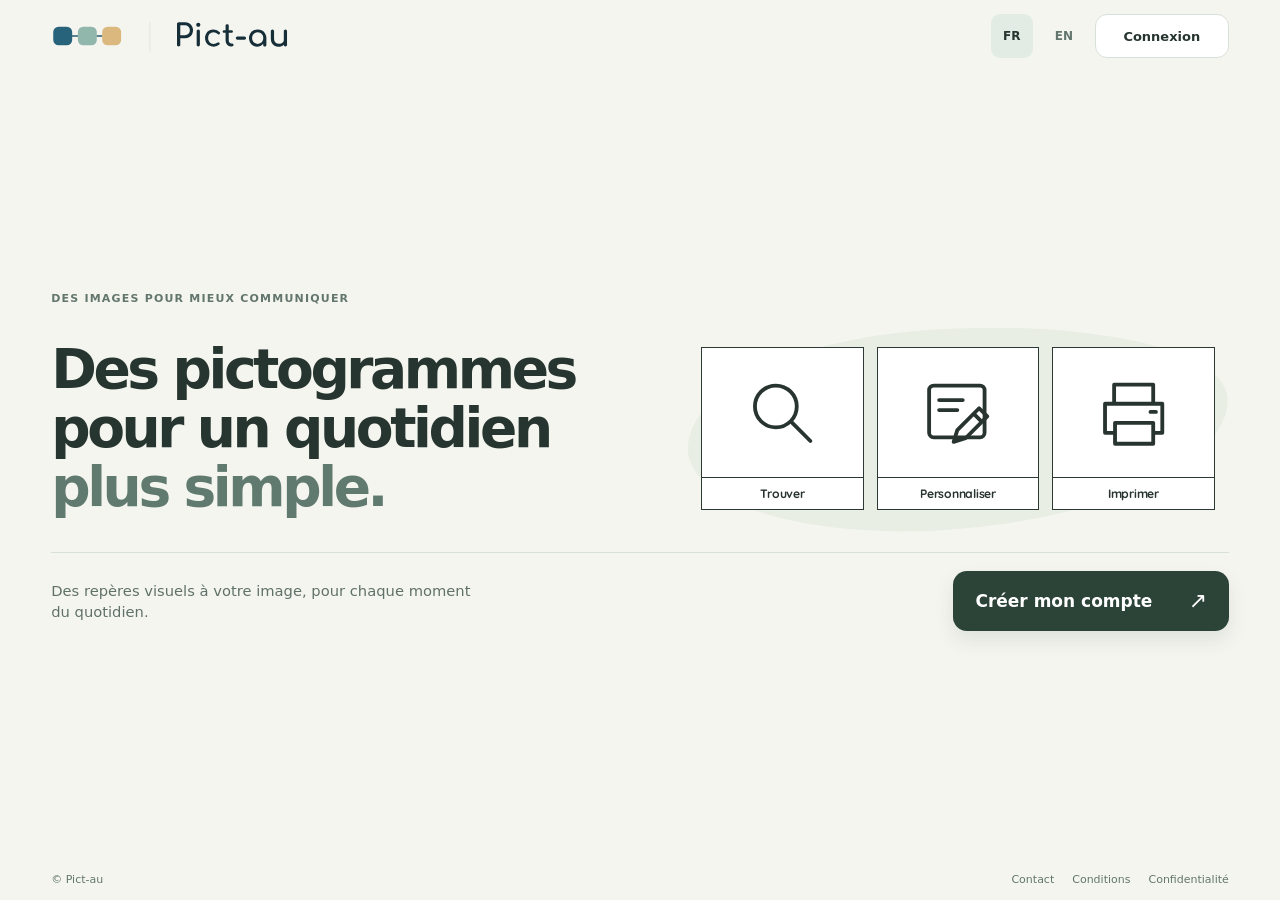
<file: index.html>
<!doctype html>
<html lang="fr"><head><meta charset="utf-8"><meta name="viewport" content="width=device-width,initial-scale=1,viewport-fit=cover"><meta name="theme-color" content="#f5f5f0"><meta name="description" content="Pict-au — Des pictogrammes pour un quotidien plus simple. Des repères visuels adaptés à chaque famille."><title>Pict-au — Des pictogrammes pour un quotidien plus simple</title><link rel="preconnect" href="https://fonts.googleapis.com"/><link rel="preconnect" href="https://fonts.gstatic.com" crossorigin/><link rel="stylesheet" href="https://fonts.googleapis.com/css2?family=Quicksand:wght@600;700&display=swap"/><style>
:root{
 color-scheme:light;
 font-family:"DM Sans",ui-sans-serif,system-ui,-apple-system,BlinkMacSystemFont,"Segoe UI",sans-serif;
 color:#26352f;background:#f5f5f0;
 --ink:#26352f;--accent:#607a6f;--muted:#62766d;--line:#d7e0d8;--paper:#f5f5f0;
}
*{box-sizing:border-box}
html,body{margin:0;min-width:320px;width:100%;scroll-behavior:auto}
html{overflow-x:clip}
body{height:100dvh;min-height:0;overflow:hidden;display:grid;grid-template-rows:72px minmax(0,1fr) 42px}
h1,p{margin:0}
a{color:inherit;text-decoration:none}
button{font:inherit;cursor:pointer}
a:focus-visible,button:focus-visible{outline:3px solid #345a75;outline-offset:4px}
.skip{position:absolute;left:-10000px;top:0;background:#fff;padding:12px;z-index:99}
.skip:focus{left:12px;top:12px}
.topbar{width:100%;max-width:1510px;margin:auto;padding:0 clamp(20px,4vw,62px);display:flex;align-items:center;justify-content:space-between;gap:12px}
.brand{font-size:clamp(23px,2.2vw,29px);font-weight:800;letter-spacing:-1.6px;white-space:nowrap}
.brand .hand{font-family:"Comic Sans MS","Patrick Hand",cursive;font-size:1.18em;font-weight:500}
.brand .dot{color:var(--accent)}
.topbar nav{display:flex;align-items:center;gap:12px}
.topbar nav button{border:0;background:transparent;color:var(--muted);font-size:12px;font-weight:750;border-radius:9px;min-width:40px;min-height:44px;padding:6px}
.topbar nav button[aria-pressed="true"]{color:var(--ink);background:#e3ebe5}
.login-link{display:inline-flex;align-items:center;justify-content:center;background:#fff;border:1px solid #d8e0d9;border-radius:13px;min-height:44px;padding:10px 20px;font-size:13px;font-weight:750;white-space:nowrap}
.login-link:hover{border-color:#8ea599}
.hero{width:100%;max-width:1510px;min-height:0;margin:auto;padding:10px clamp(20px,4vw,62px) 12px;display:grid;grid-template-rows:auto minmax(0,1fr) auto;row-gap:14px}
.art-top{display:flex;align-items:center;justify-content:space-between;gap:14px;font-size:clamp(10px,.86vw,12px);font-weight:750;letter-spacing:1.2px;color:var(--muted)}
.art-index{max-width:460px}
.poster{display:grid;grid-template-columns:minmax(0,1.12fr) minmax(0,1fr);align-items:center;gap:clamp(15px,2.3vw,38px);min-height:0}
.poster-heading{position:relative;z-index:2;display:flex;flex-direction:column;align-items:flex-start;gap:0;font-size:clamp(42px,4.3vw,70px);font-weight:850;line-height:1.07;letter-spacing:-.062em;text-wrap:balance}
.poster-heading span{white-space:nowrap}
.poster-heading em{font-style:normal;color:var(--accent)}
.poster-tiles{position:relative;display:grid;grid-template-columns:repeat(3,minmax(0,1fr));align-items:center;gap:clamp(7px,1vw,15px);min-width:0;padding:28px 14px}
.poster-tiles::before{content:"";position:absolute;inset:4% 0;border-radius:45% 55% 53% 47% / 52% 44% 56% 48%;background:#e9eee5;transform:rotate(-4deg)}
.p-card{position:relative;z-index:1;min-width:0;aspect-ratio:1;background:#fff;border:1px solid #dbe2dc;border-radius:16px;padding:8px;box-shadow:0 15px 26px #243c3020;transform-origin:center center}
.card-1{transform:none}
.card-2{transform:none}
.card-3{transform:none}
.picto{height:100%;width:100%;background:#fff;border:1.8px solid #2c3834;color:#273430;display:flex;flex-direction:column;overflow:hidden}
.picto-art{flex:1;min-height:0;display:grid;place-items:center}
.picto-art svg{height:65%;width:65%;max-height:105px;max-width:105px}
.picto-label{flex:none;border-top:1.8px solid #2c3834;text-align:center;font-family:"Quicksand","Century Gothic",sans-serif;font-weight:700;font-size:clamp(10px,.95vw,14px);padding:8px 2px;white-space:nowrap;letter-spacing:-.25px}
.poster-bottom{display:flex;justify-content:space-between;align-items:center;gap:30px;border-top:1px solid var(--line);padding:18px 0 5px}
.poster-bottom p{max-width:430px;color:#607168;font-size:clamp(13px,1.15vw,16px);line-height:1.45}
.signup-button{display:inline-flex;justify-content:space-between;align-items:center;gap:36px;flex:none;min-height:60px;min-width:248px;padding:14px 22px;background:#2c4338;color:#fff;border-radius:14px;font-size:17px;font-weight:800;box-shadow:0 9px 19px #1b38231a}
.signup-button:hover{background:#385c49}
.signup-button span:last-child{font-size:22px;font-weight:500}
footer{display:flex;align-items:center;justify-content:space-between;gap:10px;padding:0 clamp(20px,4vw,62px);font-size:11px;color:#62776b}
footer nav{display:flex;gap:clamp(8px,1.6vw,18px)}
footer a{display:inline-flex;align-items:center;min-height:27px}
footer a:hover{text-decoration:underline}
@media(max-width:1100px){
 .poster-heading{font-size:clamp(33px,4.3vw,48px)}
 .poster-tiles{padding:20px 6px}
 .p-card{padding:6px;border-radius:12px}
 .picto-label{padding:6px 1px;font-size:clamp(9px,1vw,12px)}
}
@media(min-width:751px) and (max-width:980px) and (orientation:portrait){
 .poster{grid-template-columns:minmax(0,1fr);justify-items:center;align-content:center;gap:20px}
 .poster-heading{font-size:clamp(41px,5.6vw,54px);align-items:center;text-align:center}
 .poster-heading span{white-space:normal}
 .poster-tiles{width:min(100%,620px);padding:20px 18px}
 .p-card{width:100%;max-width:170px;justify-self:center;aspect-ratio:1}
 .picto-label{font-size:12px}
}
@media(max-width:750px){
 body{grid-template-rows:60px minmax(0,1fr) 34px}
 .topbar{padding:0 22px}
 .hero{padding:4px 22px 10px;row-gap:8px}
 .art-top{font-size:10px;letter-spacing:.7px}
 .poster{display:flex;flex-direction:column;justify-content:space-evenly;gap:8px}
 .poster-heading{align-items:center;text-align:center;font-size:clamp(37px,6.1vw,52px);line-height:1.09;letter-spacing:-.055em}
 .poster-tiles{width:min(100%,560px);padding:9px 12px;gap:clamp(8px,2.6vw,20px);max-height:220px}
 .p-card{width:100%;max-width:145px;justify-self:center;aspect-ratio:1;border-radius:11px;padding:6px}
 .picto-label{font-size:clamp(10px,1.8vw,13px);padding:6px 1px}
 .poster-bottom{gap:14px;padding:13px 0 0}
 .poster-bottom p{font-size:12px}
 .signup-button{font-size:14px;min-width:195px;min-height:49px;padding:11px 15px;gap:12px}
 footer{padding:0 22px;font-size:10px}
}
@media(max-width:520px){
 body{grid-template-rows:56px minmax(0,1fr) 36px}
 .topbar{padding:0 15px}
 .brand{font-size:23px}
 .topbar nav{gap:4px}
 .topbar nav button{font-size:11px;min-width:38px;min-height:44px;padding:5px 2px}
 .login-link{font-size:11px;min-height:38px;padding:8px 12px;border-radius:11px}
 .hero{padding:3px 15px 7px;row-gap:6px}
 .art-top{align-items:flex-start;font-size:8px;line-height:1.4;letter-spacing:.45px}
 .art-index{max-width:212px}
 .poster{gap:7px}
 .poster-heading{font-size:clamp(32px,8.9vw,43px);line-height:1.11}
 .poster-heading span{white-space:normal}
 .poster-tiles{width:100%;max-height:170px;min-height:0;gap:clamp(6px,2vw,14px);padding:8px 5px}
 .p-card{width:100%;max-width:111px;aspect-ratio:1;padding:5px;border-radius:10px}
 .picto-art svg{width:63%;height:63%}
 .picto-label{font-size:clamp(9px,2.25vw,12px);padding:5px 0}
 .poster-bottom{flex-direction:column;align-items:stretch;gap:9px;padding:10px 0 0}
 .poster-bottom p{max-width:none;font-size:11px;line-height:1.35;text-align:center}
 .signup-button{min-width:0;min-height:48px;width:100%;font-size:15px;padding:11px 17px}
 footer{padding:0 13px;font-size:10px}
 footer nav{gap:7px}
 footer a{min-height:34px}
}
@media(max-height:690px) and (max-width:750px){
 .hero{row-gap:3px;padding-top:0;padding-bottom:4px}
 .poster-heading{font-size:clamp(31px,8.4vw,39px)}
 .poster-tiles{max-height:138px;padding:4px 6px}
 .p-card{max-width:100px;aspect-ratio:1;padding:4px}
 .poster-bottom{gap:5px;padding-top:7px}
 .poster-bottom p{font-size:10px}
 .signup-button{min-height:42px;font-size:13px}
}
@media(max-height:545px) and (orientation:landscape){
 body{min-height:470px;overflow-y:auto}
 .hero{overflow:visible}
}
@media(max-height:500px) and (orientation:portrait){
 body{min-height:500px;overflow-y:auto}
}
@media(prefers-reduced-motion:reduce){*{animation:none!important;transition:none!important}}

/* Identité Pict-au, source SVG unique. Même géométrie entre accueil et inscription. */
.brand,.signup-brand{display:inline-flex;align-items:center;flex:none;font-size:16px;font-weight:400;line-height:1;letter-spacing:0}
.brand picture{display:block;line-height:0}
.brand .pictau-brand-img{display:block;width:clamp(170px,20vw,240px);height:auto;max-width:none}
@media(max-width:680px){.brand .pictau-brand-img{width:clamp(99px,30vw,135px)}}

/* Le Fil : identité horizontale maintenue, même sur Samsung. */
@media(max-width:680px){.brand .pictau-brand-img{width:clamp(200px,39vw,240px)}}
@media(max-width:520px){
 body{grid-template-rows:102px minmax(0,1fr) 36px}
 .topbar{display:grid;grid-template-columns:minmax(0,1fr);grid-template-rows:auto auto;align-content:start;justify-items:start;row-gap:1px;margin:0 auto;padding-top:6px}
 .topbar nav{justify-self:end}
 .brand .pictau-brand-img{width:clamp(210px,62vw,260px)}
}

/* Harmonisation BOSS : retirer UNIQUEMENT le support blanc extérieur.
   Garder le contour noir complet (dessin + légende) carré à tous les formats. */
.poster-tiles .p-card{
  padding:0;border:0;border-radius:0;background:transparent;box-shadow:none;
}
</style><link rel="stylesheet" href="./branding/pictau-universal-header.css"></head>
<body data-pictau-home-design="5"><a href="#page-main" class="skip" data-fr="Aller au contenu" data-en="Skip to content">Aller au contenu</a>
<header class="topbar" data-pa-universal-header><a class="brand home-logo" data-pa-universal-logo href="./index.html" aria-label="Pict-au — Accueil" data-fr-aria="Pict-au — Accueil" data-en-aria="Pict-au — Home"><picture><source media="(max-width: 680px)" srcset="./branding/pictau-logo-le-fil-mobile.svg"><img class="pictau-brand-img" src="./branding/pictau-logo-le-fil.svg" alt="" width="760" height="116" decoding="async"></picture></a><nav class="pa-universal-controls" aria-label="Navigation principale" data-fr-aria="Navigation principale" data-en-aria="Main navigation"><button type="button" data-lang="fr" aria-pressed="true">FR</button><button type="button" data-lang="en" aria-pressed="false">EN</button><a class="signin login-link" href="./app/" data-fr="Connexion" data-en="Sign in" data-fr-aria="Se connecter à mon espace Pict-au" data-en-aria="Sign in to my Pict-au space">Connexion</a></nav></header>
<main id="page-main" class="hero" aria-labelledby="home-title"><div class="art-top"><span class="art-index" data-fr="DES IMAGES POUR MIEUX COMMUNIQUER" data-en="IMAGES TO HELP COMMUNICATE">DES IMAGES POUR MIEUX COMMUNIQUER</span></div>
<div class="poster"><h1 class="poster-heading" id="home-title"><span data-fr="Des pictogrammes" data-en="Pictograms">Des pictogrammes</span><span data-fr="pour un quotidien" data-en="for an easier">pour un quotidien</span><em data-fr="plus simple." data-en="everyday life.">plus simple.</em></h1><div class="poster-tiles"><div class="p-card card-1"><div class="picto"><div class="picto-art"><svg viewBox="0 0 92 92" fill="none" stroke="currentColor" stroke-width="4.2" stroke-linejoin="round" stroke-linecap="round" aria-hidden="true"><circle cx="39" cy="39" r="23"/><path d="m56 56 21 21"/></svg></div><div class="picto-label" data-fr="Trouver" data-en="Find">Trouver</div></div></div><div class="p-card card-2"><div class="picto"><div class="picto-art"><svg viewBox="0 0 92 92" fill="none" stroke="currentColor" stroke-width="4.2" stroke-linejoin="round" stroke-linecap="round" aria-hidden="true"><rect height="57" rx="5" width="61" x="14" y="16"/><path d="M25 32h26M25 43h20m0 22 24-24 9 9-24 24-13 4zM63 47l9 9"/></svg></div><div class="picto-label" data-fr="Personnaliser" data-en="Personalize">Personnaliser</div></div></div><div class="p-card card-3"><div class="picto"><div class="picto-art"><svg viewBox="0 0 92 92" fill="none" stroke="currentColor" stroke-width="4.2" stroke-linejoin="round" stroke-linecap="round" aria-hidden="true"><path d="M25 34V15h43v19M25 68H15V36h63v32H68M26 57h42v23H26zM65 45h6"/></svg></div><div class="picto-label" data-fr="Imprimer" data-en="Print">Imprimer</div></div></div></div></div>
<div class="poster-bottom"><p data-fr="Des repères visuels à votre image, pour chaque moment du quotidien." data-en="Visual supports made your way, for every part of the day.">Des repères visuels à votre image, pour chaque moment du quotidien.</p><a class="signup-button" href="./forfait.html"><span data-fr="Créer mon compte" data-en="Create my account">Créer mon compte</span><span aria-hidden="true">↗</span></a></div></main>
<footer><span>© Pict-au</span><nav aria-label="Informations légales" data-fr-aria="Informations légales" data-en-aria="Legal information"><a href="./contact.html" data-fr="Contact" data-en="Contact">Contact</a><a href="./conditions.html" data-fr="Conditions" data-en="Terms">Conditions</a><a href="./confidentialite.html" data-fr="Confidentialité" data-en="Privacy">Confidentialité</a></nav></footer>
<script>(()=>{const bs=document.querySelectorAll('[data-lang]');function set(lang){lang=lang==='en'?'en':'fr';document.documentElement.lang=lang;document.querySelectorAll('[data-fr][data-en]').forEach(el=>el.textContent=el.dataset[lang]);document.querySelectorAll('[data-fr-aria][data-en-aria]').forEach(el=>el.setAttribute('aria-label',el.getAttribute('data-'+lang+'-aria')));bs.forEach(b=>b.setAttribute('aria-pressed',String(b.dataset.lang===lang)));document.title=lang==='fr'?'Pict-au — Des pictogrammes pour un quotidien plus simple':'Pict-au — Pictograms for an easier everyday life';document.querySelector('meta[name="description"]').setAttribute('content',lang==='fr'?'Pict-au — Des pictogrammes pour un quotidien plus simple. Des repères visuels adaptés à chaque famille.':'Pict-au — Pictograms for an easier everyday life. Visual supports made for every family.');try{localStorage.setItem('pictau-language',lang)}catch{}}bs.forEach(b=>b.addEventListener('click',()=>set(b.dataset.lang)));let saved='fr';try{saved=localStorage.getItem('pictau-language')||'fr'}catch{}set(saved);})();</script>
</body></html>
</file>
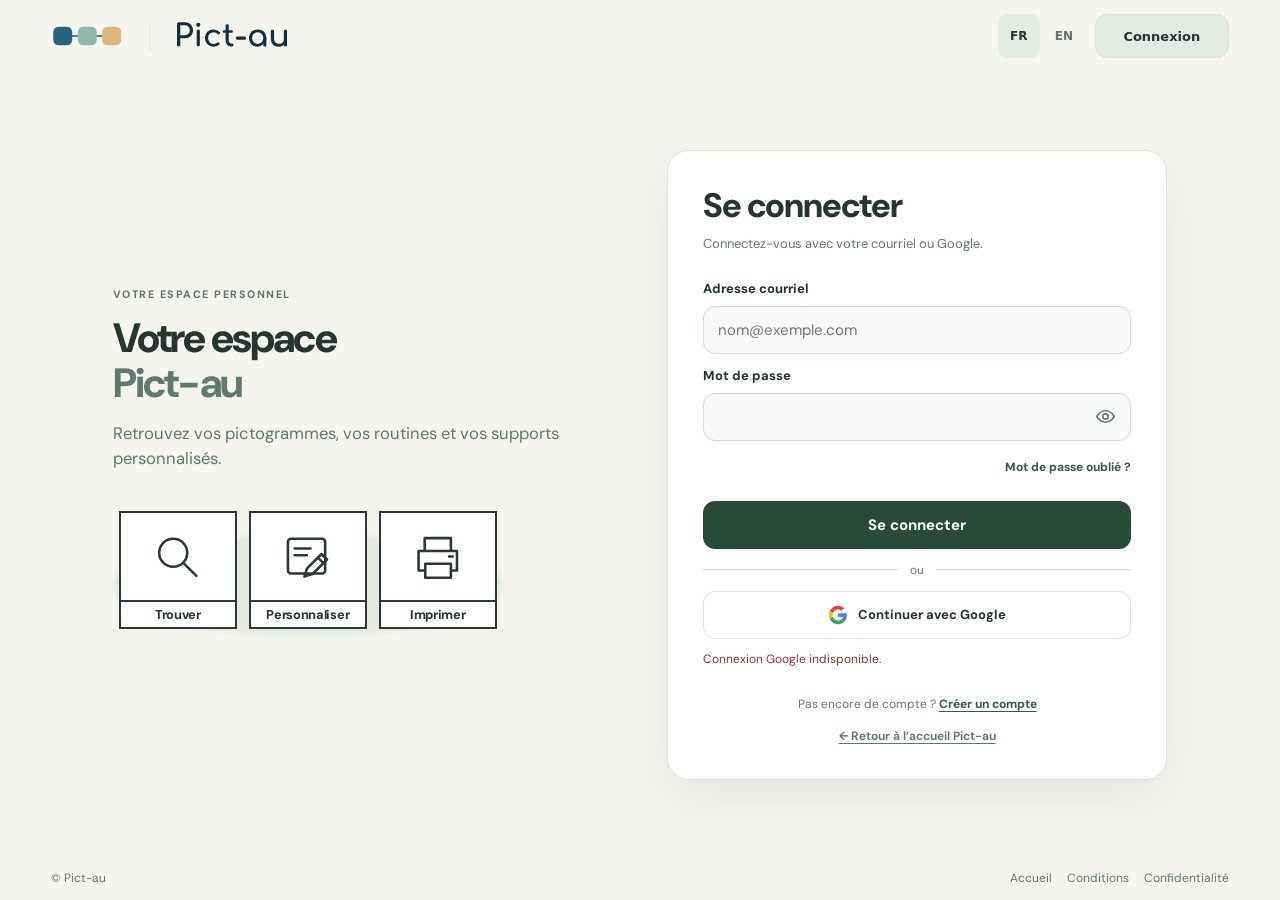
<file: app/index.html>
<!doctype html>
<html lang="fr">
  <head>
    <meta charset="UTF-8" />
    <meta name="viewport" content="width=device-width, initial-scale=1, viewport-fit=cover" />
    <meta name="theme-color" content="#f5f5f2" />
    <meta name="description" content="Pict-au — bibliothèque de pictogrammes et routines visuelles." />
    <title>Pict-au — Pictogrammes et routines</title>
    <link rel="preconnect" href="https://fonts.googleapis.com" />
    <link rel="preconnect" href="https://fonts.gstatic.com" crossorigin />
    <link href="https://fonts.googleapis.com/css2?family=DM+Sans:wght@400;500;600;700&family=Patrick+Hand&display=swap" rel="stylesheet" />
    <link rel="stylesheet" href="./src/styles.css" />
    <link rel="stylesheet" href="./src/landing.css" />
    <link rel="stylesheet" href="./src/login-harmonized.css" />
    <link rel="stylesheet" href="../branding/pictau-universal-header.css" />
    <link rel="stylesheet" href="./src/auth-layout.css" />
  <meta name="pictau-site-app" content="true"></head>
  <body>
    <div id="app"></div>
    <noscript>Activez JavaScript pour utiliser Pict-au.</noscript>
    <script type="module" src="./src/app.js"></script>
  </body>
</html>
</file>
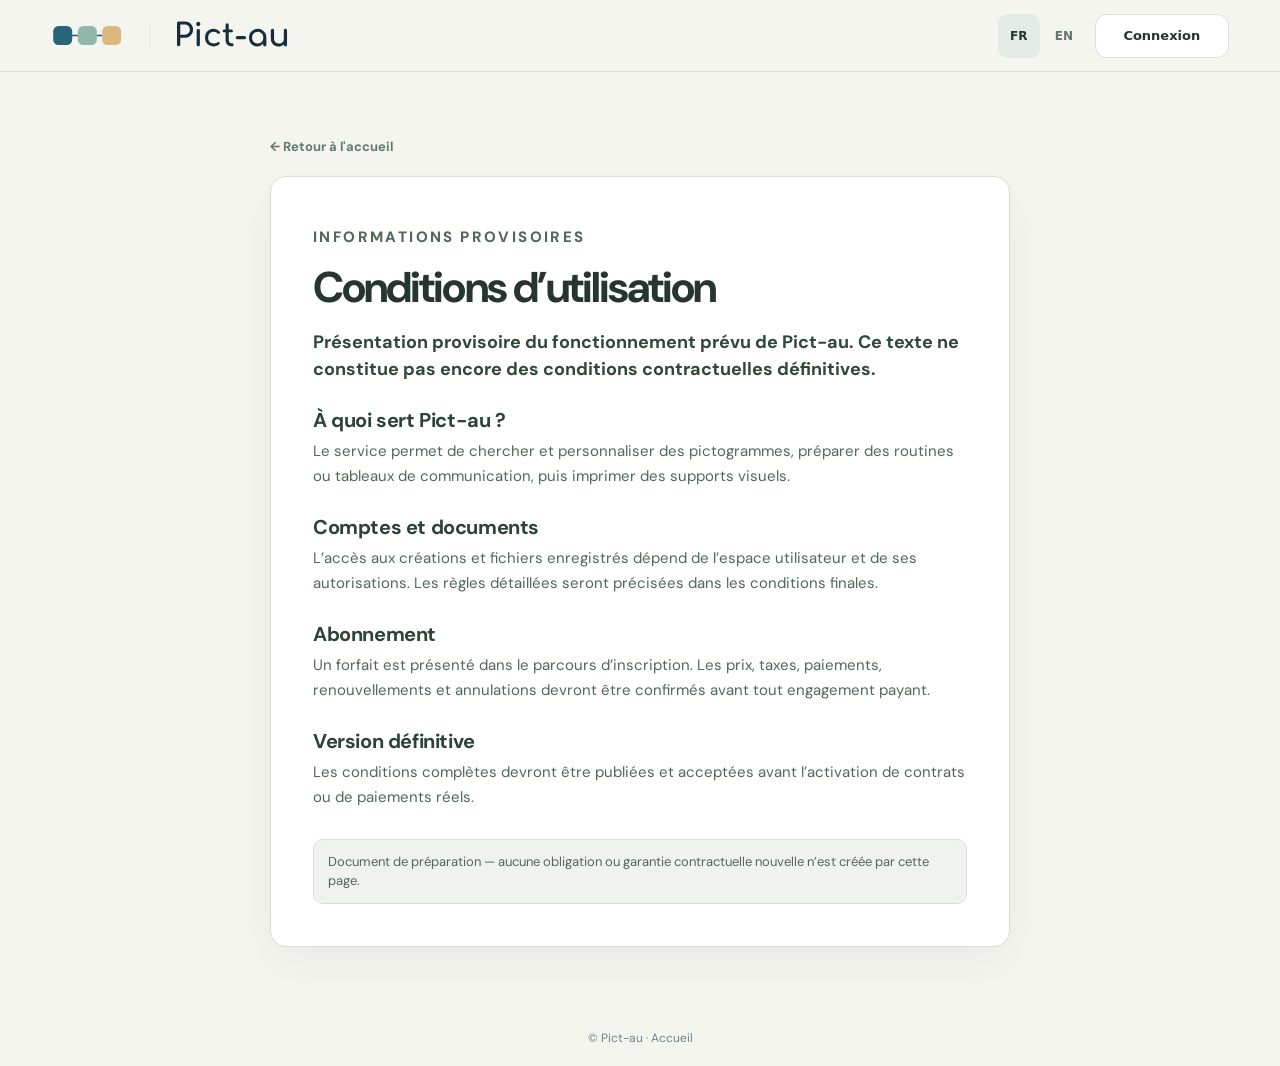
<file: conditions.html>
<!doctype html>
<html lang="fr"><head><meta charset="utf-8"/><meta name="viewport" content="width=device-width,initial-scale=1,viewport-fit=cover"/><meta name="theme-color" content="#ffffff"/>
<title>Conditions d’utilisation — Pict-au</title>
<link rel="preconnect" href="https://fonts.googleapis.com"/><link rel="preconnect" href="https://fonts.gstatic.com" crossorigin/>
<link href="https://fonts.googleapis.com/css2?family=DM+Sans:wght@400;500;600;700;800&family=Patrick+Hand&display=swap" rel="stylesheet"/>
<link rel="stylesheet" href="./src/site.css"/><link rel="stylesheet" href="./branding/pictau-universal-header.css"/><script type="module" src="./src/site.js"></script><style>
.info-page{background:#f5f5f0;color:#26352f}.info-header{border-color:#d7e0d8}.info-surface{background:#fff;border-color:#d7e0d8;box-shadow:0 16px 45px #26352f0c}.info-kicker,.info-back{color:#607a6f}.info-surface h1{color:#26352f}.info-surface .info-lede{color:#30483b}.info-surface h2{font-size:clamp(16px,2.5vw,20px);line-height:1.3;letter-spacing:-.02em;margin:24px 0 6px;color:#2c4338}.info-surface p{margin:6px 0 0;color:#52665a}.info-surface .info-note{margin-top:28px;padding:12px 14px;background:#f0f3ed;border:1px solid #d7e0d8;border-radius:10px;font-size:13px;line-height:1.5}.info-main{width:min(780px,100%)}@media(max-width:520px){.info-main{padding:20px 14px}.info-surface{padding:22px 19px}.info-surface .info-lede{font-size:16px}.info-surface h2{margin-top:20px}}
</style></head>
<body class="info-page"><a class="skip" href="#page-main"><span data-fr="Aller au contenu" data-en="Skip to content">Aller au contenu</span></a>
<header class="info-header" data-pa-universal-header><a class="home-logo" href="./index.html" aria-label="Pict-au, accueil"><picture><source media="(max-width: 680px)" srcset="./branding/pictau-logo-le-fil-mobile.svg"><img class="pictau-brand-img" src="./branding/pictau-logo-le-fil.svg" alt="" width="760" height="116" decoding="async"></picture></a>
<nav class="pa-universal-controls" aria-label="Navigation principale"><div class="home-lang" role="group" aria-label="Langue / Language"><button data-lang="fr" aria-pressed="true" class="active" type="button">FR</button><button data-lang="en" aria-pressed="false" type="button">EN</button></div><a class="login-link" href="./app/" data-fr="Connexion" data-en="Sign in">Connexion</a></nav></header>
<main id="page-main" class="info-main"><a class="info-back" href="./index.html"><span data-fr="← Retour à l'accueil" data-en="← Back to home">← Retour à l'accueil</span></a>
<div class="info-surface"><p class="info-kicker"><span data-fr="INFORMATIONS PROVISOIRES" data-en="PROVISIONAL INFORMATION">INFORMATIONS PROVISOIRES</span></p><h1><span data-fr="Conditions d’utilisation" data-en="Terms of use">Conditions d’utilisation</span></h1><p class="info-lede"><span data-fr="Présentation provisoire du fonctionnement prévu de Pict-au. Ce texte ne constitue pas encore des conditions contractuelles définitives." data-en="A provisional overview of how Pict-au is intended to work. This is not yet the final contractual agreement.">Présentation provisoire du fonctionnement prévu de Pict-au. Ce texte ne constitue pas encore des conditions contractuelles définitives.</span></p><section><h2><span data-fr="À quoi sert Pict-au ?" data-en="What is Pict-au for?">À quoi sert Pict-au ?</span></h2><p><span data-fr="Le service permet de chercher et personnaliser des pictogrammes, préparer des routines ou tableaux de communication, puis imprimer des supports visuels." data-en="The service lets users find and personalize pictograms, prepare routines or communication boards, and print visual supports.">Le service permet de chercher et personnaliser des pictogrammes, préparer des routines ou tableaux de communication, puis imprimer des supports visuels.</span></p></section><section><h2><span data-fr="Comptes et documents" data-en="Accounts and documents">Comptes et documents</span></h2><p><span data-fr="L’accès aux créations et fichiers enregistrés dépend de l’espace utilisateur et de ses autorisations. Les règles détaillées seront précisées dans les conditions finales." data-en="Access to saved creations and files depends on the user's space and permissions. Detailed rules will be provided in the final terms.">L’accès aux créations et fichiers enregistrés dépend de l’espace utilisateur et de ses autorisations. Les règles détaillées seront précisées dans les conditions finales.</span></p></section><section><h2><span data-fr="Abonnement" data-en="Subscription">Abonnement</span></h2><p><span data-fr="Un forfait est présenté dans le parcours d’inscription. Les prix, taxes, paiements, renouvellements et annulations devront être confirmés avant tout engagement payant." data-en="A plan is displayed during sign-up. Pricing, taxes, payments, renewals, and cancellations must be confirmed before any paid commitment.">Un forfait est présenté dans le parcours d’inscription. Les prix, taxes, paiements, renouvellements et annulations devront être confirmés avant tout engagement payant.</span></p></section><section><h2><span data-fr="Version définitive" data-en="Final version">Version définitive</span></h2><p><span data-fr="Les conditions complètes devront être publiées et acceptées avant l’activation de contrats ou de paiements réels." data-en="Full terms must be published and accepted before real contracts or payments are activated.">Les conditions complètes devront être publiées et acceptées avant l’activation de contrats ou de paiements réels.</span></p></section><p class="info-note"><span data-fr="Document de préparation — aucune obligation ou garantie contractuelle nouvelle n’est créée par cette page." data-en="Draft document — this page does not create new contractual obligations or guarantees.">Document de préparation — aucune obligation ou garantie contractuelle nouvelle n’est créée par cette page.</span></p></div></main>
<footer class="info-footer">© Pict-au · <a href="./index.html"><span data-fr="Accueil" data-en="Home">Accueil</span></a></footer>
</body></html>
</file>
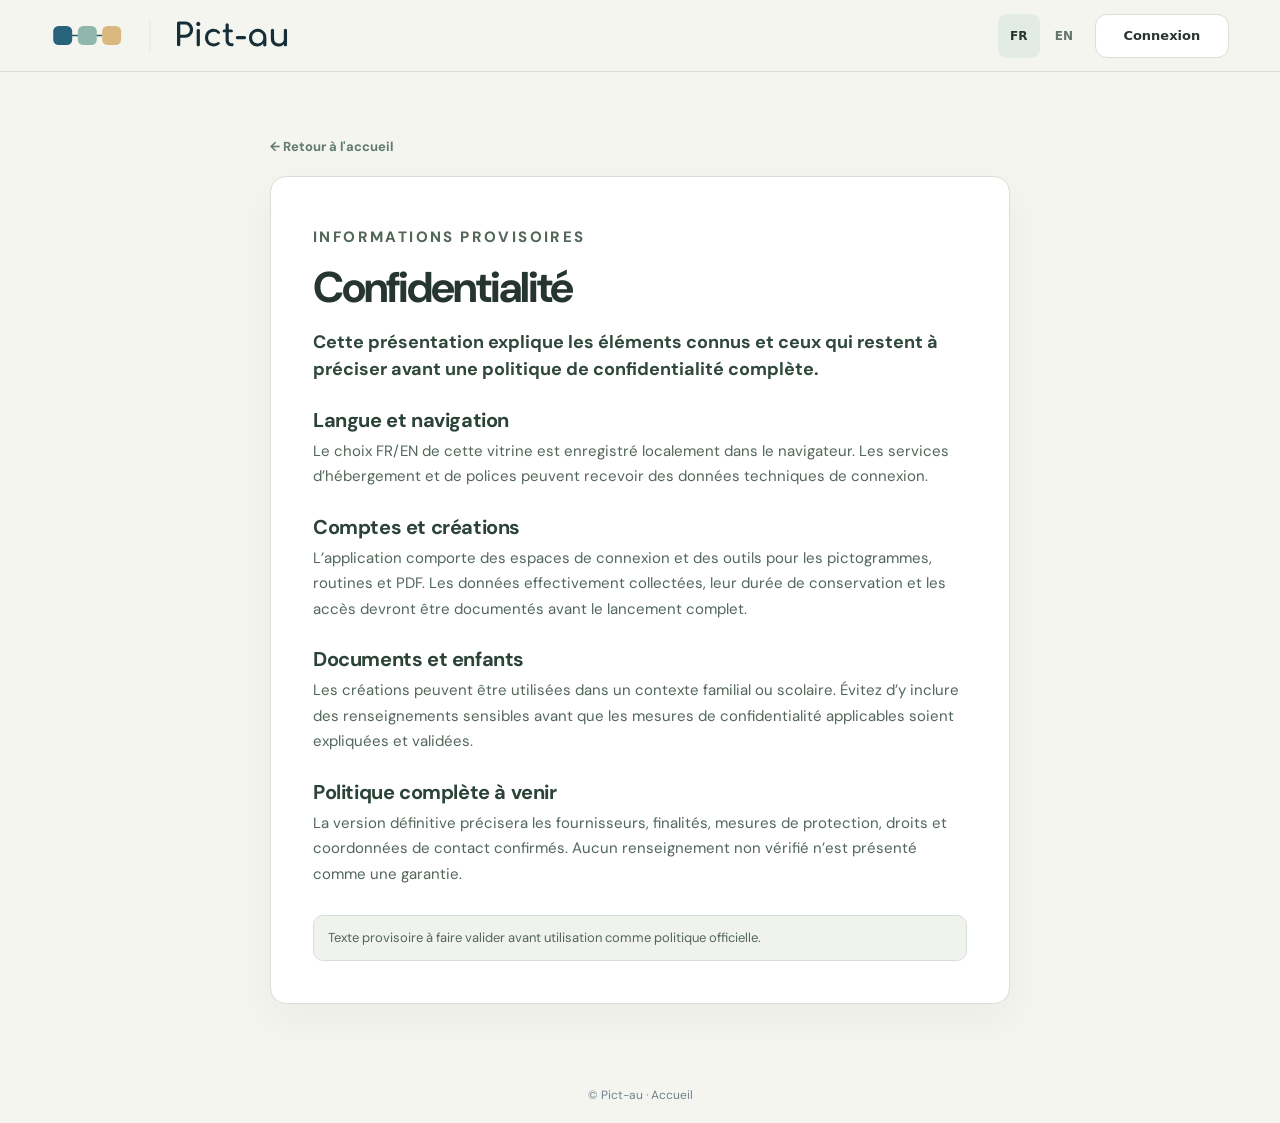
<file: confidentialite.html>
<!doctype html>
<html lang="fr"><head><meta charset="utf-8"/><meta name="viewport" content="width=device-width,initial-scale=1,viewport-fit=cover"/><meta name="theme-color" content="#ffffff"/>
<title>Confidentialité — Pict-au</title>
<link rel="preconnect" href="https://fonts.googleapis.com"/><link rel="preconnect" href="https://fonts.gstatic.com" crossorigin/>
<link href="https://fonts.googleapis.com/css2?family=DM+Sans:wght@400;500;600;700;800&family=Patrick+Hand&display=swap" rel="stylesheet"/>
<link rel="stylesheet" href="./src/site.css"/><link rel="stylesheet" href="./branding/pictau-universal-header.css"/><script type="module" src="./src/site.js"></script><style>
.info-page{background:#f5f5f0;color:#26352f}.info-header{border-color:#d7e0d8}.info-surface{background:#fff;border-color:#d7e0d8;box-shadow:0 16px 45px #26352f0c}.info-kicker,.info-back{color:#607a6f}.info-surface h1{color:#26352f}.info-surface .info-lede{color:#30483b}.info-surface h2{font-size:clamp(16px,2.5vw,20px);line-height:1.3;letter-spacing:-.02em;margin:24px 0 6px;color:#2c4338}.info-surface p{margin:6px 0 0;color:#52665a}.info-surface .info-note{margin-top:28px;padding:12px 14px;background:#f0f3ed;border:1px solid #d7e0d8;border-radius:10px;font-size:13px;line-height:1.5}.info-main{width:min(780px,100%)}@media(max-width:520px){.info-main{padding:20px 14px}.info-surface{padding:22px 19px}.info-surface .info-lede{font-size:16px}.info-surface h2{margin-top:20px}}
</style></head>
<body class="info-page"><a class="skip" href="#page-main"><span data-fr="Aller au contenu" data-en="Skip to content">Aller au contenu</span></a>
<header class="info-header" data-pa-universal-header><a class="home-logo" href="./index.html" aria-label="Pict-au, accueil"><picture><source media="(max-width: 680px)" srcset="./branding/pictau-logo-le-fil-mobile.svg"><img class="pictau-brand-img" src="./branding/pictau-logo-le-fil.svg" alt="" width="760" height="116" decoding="async"></picture></a>
<nav class="pa-universal-controls" aria-label="Navigation principale"><div class="home-lang" role="group" aria-label="Langue / Language"><button data-lang="fr" aria-pressed="true" class="active" type="button">FR</button><button data-lang="en" aria-pressed="false" type="button">EN</button></div><a class="login-link" href="./app/" data-fr="Connexion" data-en="Sign in">Connexion</a></nav></header>
<main id="page-main" class="info-main"><a class="info-back" href="./index.html"><span data-fr="← Retour à l'accueil" data-en="← Back to home">← Retour à l'accueil</span></a>
<div class="info-surface"><p class="info-kicker"><span data-fr="INFORMATIONS PROVISOIRES" data-en="PROVISIONAL INFORMATION">INFORMATIONS PROVISOIRES</span></p><h1><span data-fr="Confidentialité" data-en="Privacy">Confidentialité</span></h1><p class="info-lede"><span data-fr="Cette présentation explique les éléments connus et ceux qui restent à préciser avant une politique de confidentialité complète." data-en="This overview explains what is currently known and what still needs to be specified in a complete privacy policy.">Cette présentation explique les éléments connus et ceux qui restent à préciser avant une politique de confidentialité complète.</span></p><section><h2><span data-fr="Langue et navigation" data-en="Language and browsing">Langue et navigation</span></h2><p><span data-fr="Le choix FR/EN de cette vitrine est enregistré localement dans le navigateur. Les services d’hébergement et de polices peuvent recevoir des données techniques de connexion." data-en="The website's FR/EN choice is stored locally in the browser. Hosting and font providers may receive technical connection information.">Le choix FR/EN de cette vitrine est enregistré localement dans le navigateur. Les services d’hébergement et de polices peuvent recevoir des données techniques de connexion.</span></p></section><section><h2><span data-fr="Comptes et créations" data-en="Accounts and creations">Comptes et créations</span></h2><p><span data-fr="L’application comporte des espaces de connexion et des outils pour les pictogrammes, routines et PDF. Les données effectivement collectées, leur durée de conservation et les accès devront être documentés avant le lancement complet." data-en="The app includes sign-in areas and tools for pictograms, routines, and PDFs. What data is collected, how long it is kept, and who may access it must be documented before full launch.">L’application comporte des espaces de connexion et des outils pour les pictogrammes, routines et PDF. Les données effectivement collectées, leur durée de conservation et les accès devront être documentés avant le lancement complet.</span></p></section><section><h2><span data-fr="Documents et enfants" data-en="Documents and children">Documents et enfants</span></h2><p><span data-fr="Les créations peuvent être utilisées dans un contexte familial ou scolaire. Évitez d’y inclure des renseignements sensibles avant que les mesures de confidentialité applicables soient expliquées et validées." data-en="Creations may be used in family or school settings. Avoid adding sensitive information until the applicable privacy safeguards have been explained and validated.">Les créations peuvent être utilisées dans un contexte familial ou scolaire. Évitez d’y inclure des renseignements sensibles avant que les mesures de confidentialité applicables soient expliquées et validées.</span></p></section><section><h2><span data-fr="Politique complète à venir" data-en="Full policy forthcoming">Politique complète à venir</span></h2><p><span data-fr="La version définitive précisera les fournisseurs, finalités, mesures de protection, droits et coordonnées de contact confirmés. Aucun renseignement non vérifié n’est présenté comme une garantie." data-en="The final policy will specify verified providers, purposes, safeguards, rights, and contact details. Unverified details are not presented as guarantees.">La version définitive précisera les fournisseurs, finalités, mesures de protection, droits et coordonnées de contact confirmés. Aucun renseignement non vérifié n’est présenté comme une garantie.</span></p></section><p class="info-note"><span data-fr="Texte provisoire à faire valider avant utilisation comme politique officielle." data-en="Provisional text requiring review before use as an official privacy policy.">Texte provisoire à faire valider avant utilisation comme politique officielle.</span></p></div></main>
<footer class="info-footer">© Pict-au · <a href="./index.html"><span data-fr="Accueil" data-en="Home">Accueil</span></a></footer>
</body></html>
</file>
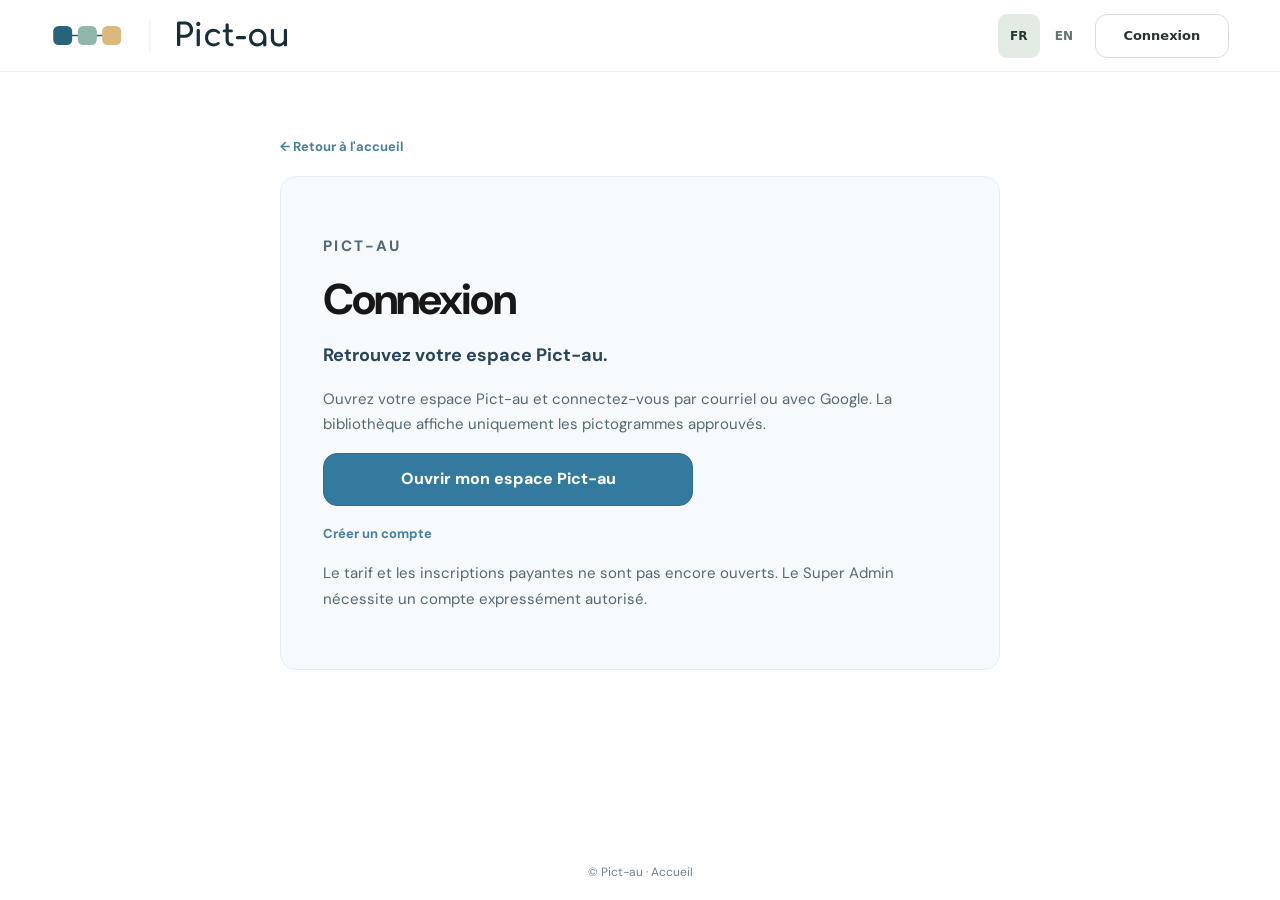
<file: connexion.html>
<!doctype html>
<html lang="fr"><head><meta charset="utf-8"/><meta name="viewport" content="width=device-width,initial-scale=1,viewport-fit=cover"/><meta name="theme-color" content="#ffffff"/>
<title>Connexion — Pict-au</title>
<link rel="preconnect" href="https://fonts.googleapis.com"/><link rel="preconnect" href="https://fonts.gstatic.com" crossorigin/>
<link href="https://fonts.googleapis.com/css2?family=DM+Sans:wght@400;500;600;700;800&family=Patrick+Hand&display=swap" rel="stylesheet"/>
<link rel="stylesheet" href="./src/site.css"/><link rel="stylesheet" href="./branding/pictau-universal-header.css"/><script type="module" src="./src/site.js"></script></head>
<body class="info-page"><a class="skip" href="#page-main"><span data-fr="Aller au contenu" data-en="Skip to content">Aller au contenu</span></a>
<header class="info-header" data-pa-universal-header><a class="home-logo" href="./index.html" aria-label="Pict-au, accueil"><picture><source media="(max-width: 680px)" srcset="./branding/pictau-logo-le-fil-mobile.svg"><img class="pictau-brand-img" src="./branding/pictau-logo-le-fil.svg" alt="" width="760" height="116" decoding="async"></picture></a>
<nav class="pa-universal-controls" aria-label="Navigation principale"><div class="home-lang" role="group" aria-label="Langue / Language"><button data-lang="fr" aria-pressed="true" class="active" type="button">FR</button><button data-lang="en" aria-pressed="false" type="button">EN</button></div><a class="login-link" href="./app/" data-fr="Connexion" data-en="Sign in">Connexion</a></nav></header>
<main id="page-main" class="info-main"><a class="info-back" href="./index.html"><span data-fr="← Retour à l'accueil" data-en="← Back to home">← Retour à l'accueil</span></a>
<div class="info-surface"><p class="info-kicker">PICT-AU</p><h1><span data-fr="Connexion" data-en="Sign in">Connexion</span></h1>
<p class="info-lede"><span data-fr="Retrouvez votre espace Pict-au." data-en="Access your Pict-au space.">Retrouvez votre espace Pict-au.</span></p><p><span data-fr="Ouvrez votre espace Pict-au et connectez-vous par courriel ou avec Google. La bibliothèque affiche uniquement les pictogrammes approuvés." data-en="Open your Pict-au space and sign in with email or Google. The library shows approved pictograms only.">Ouvrez votre espace Pict-au et connectez-vous par courriel ou avec Google. La bibliothèque affiche uniquement les pictogrammes approuvés.</span></p><p><a class="signup-button" href="./app/"><span data-fr="Ouvrir mon espace Pict-au" data-en="Open my Pict-au space">Ouvrir mon espace Pict-au</span></a></p><p><a class="info-back" href="./forfait.html"><span data-fr="Créer un compte" data-en="Create an account">Créer un compte</span></a></p><p><span data-fr="Le tarif et les inscriptions payantes ne sont pas encore ouverts. Le Super Admin nécessite un compte expressément autorisé." data-en="Paid registration and pricing are not available yet. Super Admin requires an explicitly authorized account.">Le tarif et les inscriptions payantes ne sont pas encore ouverts. Le Super Admin nécessite un compte expressément autorisé.</span></p></div></main>
<footer class="info-footer">© Pict-au · <a href="./index.html"><span data-fr="Accueil" data-en="Home">Accueil</span></a></footer>
</body></html>
</file>
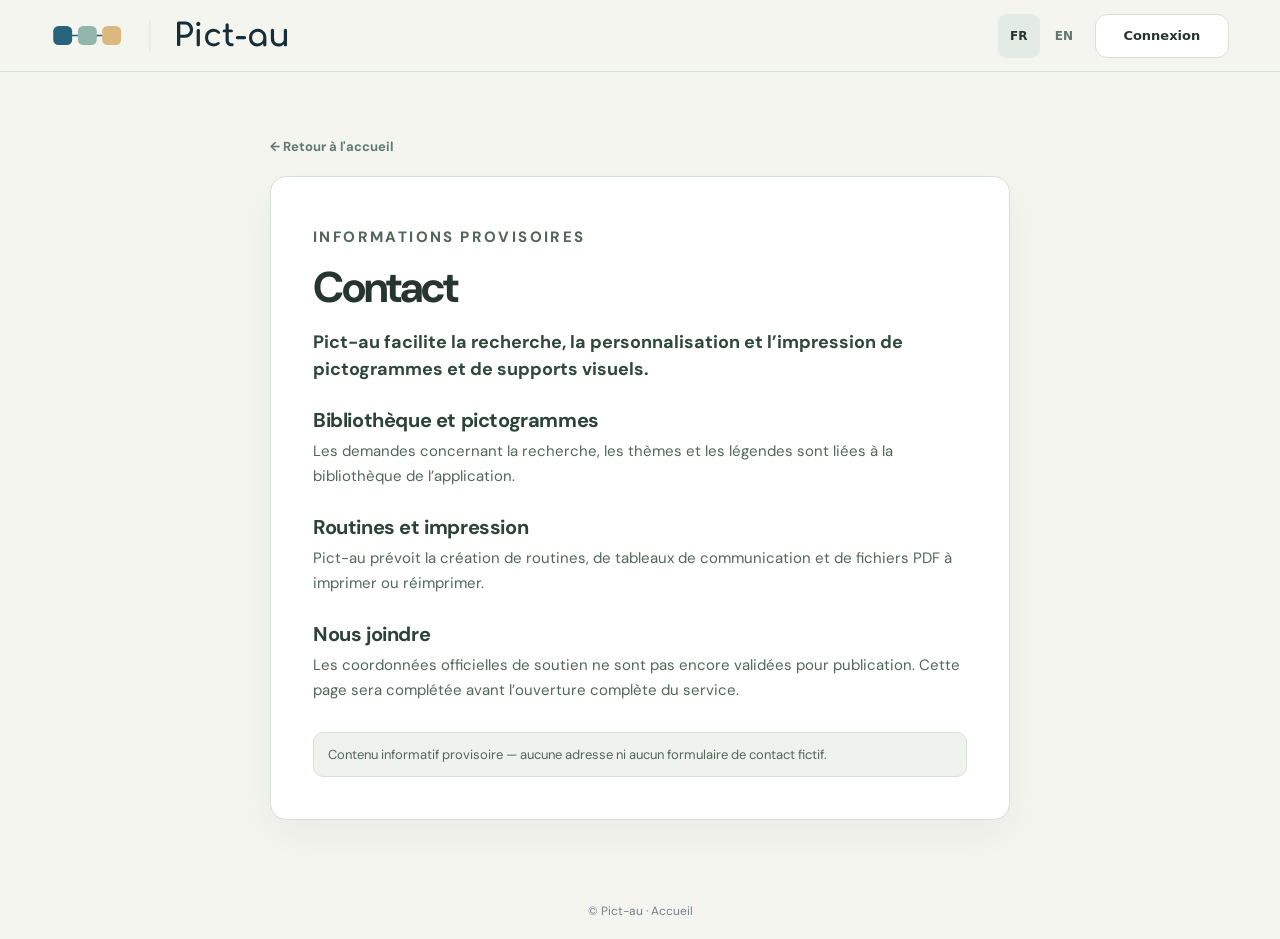
<file: contact.html>
<!doctype html>
<html lang="fr"><head><meta charset="utf-8"/><meta name="viewport" content="width=device-width,initial-scale=1,viewport-fit=cover"/><meta name="theme-color" content="#ffffff"/>
<title>Contact — Pict-au</title>
<link rel="preconnect" href="https://fonts.googleapis.com"/><link rel="preconnect" href="https://fonts.gstatic.com" crossorigin/>
<link href="https://fonts.googleapis.com/css2?family=DM+Sans:wght@400;500;600;700;800&family=Patrick+Hand&display=swap" rel="stylesheet"/>
<link rel="stylesheet" href="./src/site.css"/><link rel="stylesheet" href="./branding/pictau-universal-header.css"/><script type="module" src="./src/site.js"></script><style>
.info-page{background:#f5f5f0;color:#26352f}.info-header{border-color:#d7e0d8}.info-surface{background:#fff;border-color:#d7e0d8;box-shadow:0 16px 45px #26352f0c}.info-kicker,.info-back{color:#607a6f}.info-surface h1{color:#26352f}.info-surface .info-lede{color:#30483b}.info-surface h2{font-size:clamp(16px,2.5vw,20px);line-height:1.3;letter-spacing:-.02em;margin:24px 0 6px;color:#2c4338}.info-surface p{margin:6px 0 0;color:#52665a}.info-surface .info-note{margin-top:28px;padding:12px 14px;background:#f0f3ed;border:1px solid #d7e0d8;border-radius:10px;font-size:13px;line-height:1.5}.info-main{width:min(780px,100%)}@media(max-width:520px){.info-main{padding:20px 14px}.info-surface{padding:22px 19px}.info-surface .info-lede{font-size:16px}.info-surface h2{margin-top:20px}}
</style></head>
<body class="info-page"><a class="skip" href="#page-main"><span data-fr="Aller au contenu" data-en="Skip to content">Aller au contenu</span></a>
<header class="info-header" data-pa-universal-header><a class="home-logo" href="./index.html" aria-label="Pict-au, accueil"><picture><source media="(max-width: 680px)" srcset="./branding/pictau-logo-le-fil-mobile.svg"><img class="pictau-brand-img" src="./branding/pictau-logo-le-fil.svg" alt="" width="760" height="116" decoding="async"></picture></a>
<nav class="pa-universal-controls" aria-label="Navigation principale"><div class="home-lang" role="group" aria-label="Langue / Language"><button data-lang="fr" aria-pressed="true" class="active" type="button">FR</button><button data-lang="en" aria-pressed="false" type="button">EN</button></div><a class="login-link" href="./app/" data-fr="Connexion" data-en="Sign in">Connexion</a></nav></header>
<main id="page-main" class="info-main"><a class="info-back" href="./index.html"><span data-fr="← Retour à l'accueil" data-en="← Back to home">← Retour à l'accueil</span></a>
<div class="info-surface"><p class="info-kicker"><span data-fr="INFORMATIONS PROVISOIRES" data-en="PROVISIONAL INFORMATION">INFORMATIONS PROVISOIRES</span></p><h1><span data-fr="Contact" data-en="Contact">Contact</span></h1><p class="info-lede"><span data-fr="Pict-au facilite la recherche, la personnalisation et l’impression de pictogrammes et de supports visuels." data-en="Pict-au helps people find, personalize, and print pictograms and visual supports.">Pict-au facilite la recherche, la personnalisation et l’impression de pictogrammes et de supports visuels.</span></p><section><h2><span data-fr="Bibliothèque et pictogrammes" data-en="Pictogram library">Bibliothèque et pictogrammes</span></h2><p><span data-fr="Les demandes concernant la recherche, les thèmes et les légendes sont liées à la bibliothèque de l’application." data-en="Questions about search, themes, and captions relate to the app's library.">Les demandes concernant la recherche, les thèmes et les légendes sont liées à la bibliothèque de l’application.</span></p></section><section><h2><span data-fr="Routines et impression" data-en="Routines and printing">Routines et impression</span></h2><p><span data-fr="Pict-au prévoit la création de routines, de tableaux de communication et de fichiers PDF à imprimer ou réimprimer." data-en="Pict-au is designed for creating routines, communication boards, and PDF files to print or reprint.">Pict-au prévoit la création de routines, de tableaux de communication et de fichiers PDF à imprimer ou réimprimer.</span></p></section><section><h2><span data-fr="Nous joindre" data-en="Getting in touch">Nous joindre</span></h2><p><span data-fr="Les coordonnées officielles de soutien ne sont pas encore validées pour publication. Cette page sera complétée avant l’ouverture complète du service." data-en="Official support contact details have not yet been approved for publication. This page will be completed before full launch.">Les coordonnées officielles de soutien ne sont pas encore validées pour publication. Cette page sera complétée avant l’ouverture complète du service.</span></p></section><p class="info-note"><span data-fr="Contenu informatif provisoire — aucune adresse ni aucun formulaire de contact fictif." data-en="Provisional informational content — no invented contact address or form.">Contenu informatif provisoire — aucune adresse ni aucun formulaire de contact fictif.</span></p></div></main>
<footer class="info-footer">© Pict-au · <a href="./index.html"><span data-fr="Accueil" data-en="Home">Accueil</span></a></footer>
</body></html>
</file>
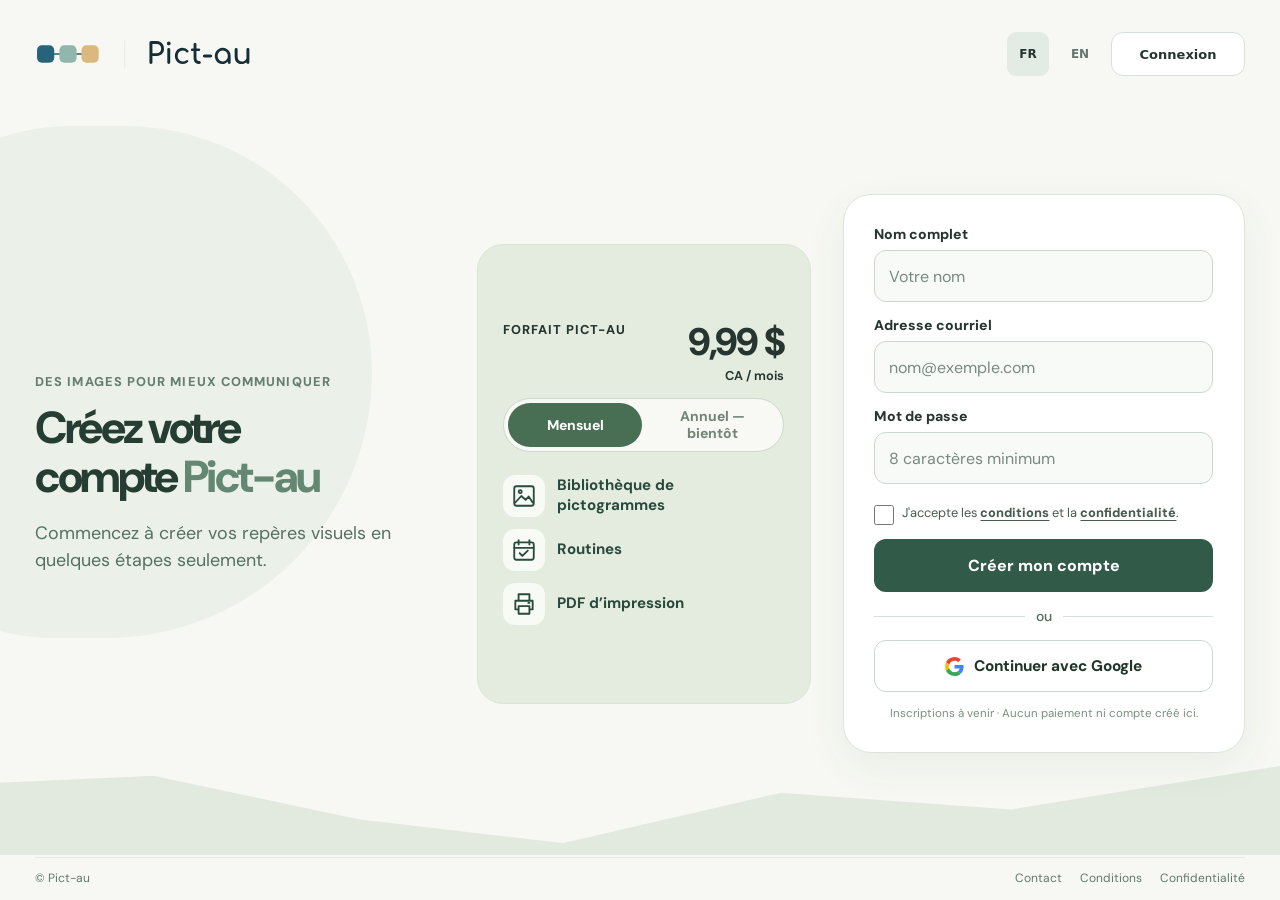
<file: forfait.html>
<!doctype html>
<html lang="fr">
<head>
<meta charset="utf-8">
<meta name="viewport" content="width=device-width, initial-scale=1, viewport-fit=cover">
<meta name="theme-color" content="#f5f5f0">
<meta name="description" content="Pict-au — créez et personnalisez vos repères visuels. Forfait prévu à 9,99 $ CA par mois. Inscriptions à venir.">
<title>Créer mon compte — Pict-au</title>
<link rel="preconnect" href="https://fonts.googleapis.com">
<link rel="preconnect" href="https://fonts.gstatic.com" crossorigin>
<link href="https://fonts.googleapis.com/css2?family=DM+Sans:wght@400;500;600;700;800&family=Quicksand:wght@600;700&display=swap" rel="stylesheet">
<style>
:root{color-scheme:light;font-family:"DM Sans",ui-sans-serif,system-ui,-apple-system,BlinkMacSystemFont,"Segoe UI",sans-serif;color:#26352f;background:#f5f5f0;font-synthesis:none;--ink:#26352f;--accent:#607a6f;--muted:#62766d;--line:#d7e0d8;--paper:#f5f5f0;--leaf:#e4eae1;--white:#fff}
*,*::before,*::after{box-sizing:border-box}
html,body{margin:0;min-width:320px;width:100%}html{overflow-x:clip}
body{background:var(--paper);min-height:100dvh}
button,input{font:inherit}button{cursor:pointer}a{color:inherit;text-underline-offset:3px}
a:focus-visible,button:focus-visible,input:focus-visible{outline:3px solid #345a75;outline-offset:3px}
.signup-skip{position:absolute;left:-10000px;top:0;background:#fff;padding:12px;z-index:100}
.signup-skip:focus{left:10px;top:10px}
.signup-page{width:min(100% - 64px,1320px);min-height:100dvh;margin:auto;display:grid;grid-template-columns:minmax(0,1.08fr) minmax(0,.92fr);grid-template-rows:auto minmax(0,1fr) auto;column-gap:clamp(34px,6vw,96px);row-gap:24px;padding:20px 0 16px;align-items:center}
.signup-header{grid-column:1/-1;grid-row:1;display:flex;align-items:center;justify-content:space-between;gap:16px;min-width:0}
.signup-brand{display:inline-flex;align-items:baseline;white-space:nowrap;text-decoration:none;font-size:clamp(24px,2.3vw,29px);font-weight:800;letter-spacing:-1.6px}
.signup-brand .hand{font-family:"Comic Sans MS","Patrick Hand",cursive;font-size:1.18em;font-weight:500}
.signup-brand .dot{color:var(--accent)}
.signup-header-right{display:flex;align-items:center;gap:12px}
.signup-languages{display:flex;gap:2px;align-items:center}
.signup-languages button{min-height:44px;min-width:42px;border:0;background:transparent;color:var(--muted);border-radius:9px;font-size:12px;font-weight:800}
.signup-languages button[aria-pressed=true]{background:#e3ebe5;color:var(--ink)}
.signup-login{display:inline-flex;align-items:center;justify-content:center;background:var(--white);border:1px solid var(--line);border-radius:12px;min-height:44px;padding:9px 19px;text-decoration:none;font-size:13px;font-weight:800;white-space:nowrap}
.signup-login:hover{border-color:#8ea599}
.signup-showcase{grid-column:1;grid-row:2;display:flex;flex-direction:column;justify-content:center;gap:clamp(22px,3.8vh,38px);min-width:0;max-width:680px}
.signup-intro{min-width:0}
.signup-eyebrow{margin:0 0 16px;color:var(--muted);font-size:11px;letter-spacing:.13em;font-weight:800}
.signup-intro h1{font-size:clamp(36px,4.2vw,65px);font-weight:800;letter-spacing:-.063em;line-height:1.08;max-width:680px;text-wrap:balance;margin:0 0 14px}
.signup-intro>p:last-child{color:var(--muted);font-size:clamp(13px,1.25vw,17px);line-height:1.5;margin:0;max-width:570px}
.signup-tiles{display:grid;grid-template-columns:repeat(3,minmax(0,1fr));gap:clamp(10px,1.55vw,20px);max-width:540px}
.signup-tile{border:1px solid var(--line);border-radius:15px;background:var(--white);padding:clamp(8px,1.1vw,14px);min-width:0;box-shadow:0 5px 14px #26352f0a}
.signup-tile:nth-child(1){transform:rotate(-3deg)}
.signup-tile:nth-child(2){transform:translateY(6px) rotate(2deg)}
.signup-tile:nth-child(3){transform:rotate(-2deg)}
.signup-tile-art{aspect-ratio:1;display:grid;place-items:center;background:#f7f8f4;border:1px solid #e8ebe5;border-radius:9px;color:#111}
.signup-tile-art svg{width:62%;height:62%;max-width:84px}
.signup-tile-label{display:block;text-align:center;font-size:clamp(10px,.95vw,14px);font-weight:800;padding:10px 0 2px;white-space:normal;line-height:1.3}
.signup-plan{max-width:540px;background:var(--leaf);border:1px solid #cbd7ca;border-radius:20px;padding:22px 26px;color:var(--ink);position:relative;min-width:0}
.signup-plan-top{display:flex;align-items:center;justify-content:space-between;gap:12px}
.signup-plan-name{font-size:clamp(16px,1.4vw,20px);font-weight:800}
.signup-plan-badge{font-size:10px;letter-spacing:.08em;border:1px solid #9daf9f;color:#40594c;border-radius:999px;padding:6px 11px;font-weight:800}
.signup-plan-price{display:flex;align-items:baseline;flex-wrap:wrap;gap:9px;margin:8px 0 9px}
.signup-plan-price strong{font-size:clamp(38px,4vw,54px);font-weight:800;letter-spacing:-.065em;line-height:1.08}
.signup-plan-price span{font-size:14px;font-weight:750}
.signup-plan-benefits{display:flex;flex-wrap:wrap;gap:8px 18px;font-size:12px;color:#40594c;font-weight:650;line-height:1.4}
.signup-plan-benefits span::before{content:"✓";font-weight:900;margin-right:6px}
.signup-plan-note{font-size:11px;color:#53675b;line-height:1.45;margin:12px 0 0}
.signup-form-card{grid-column:2;grid-row:2;min-width:0;width:100%;align-self:center;background:var(--white);border:1px solid #dbe3dc;border-radius:24px;padding:clamp(23px,3vw,42px);box-shadow:0 14px 45px #22382b0b}
.signup-form-card h2{font-size:clamp(24px,2.5vw,32px);letter-spacing:-.04em;line-height:1.15;margin:0 0 7px;font-weight:800}
.signup-subtitle{font-size:13px;line-height:1.45;color:var(--muted);margin:0 0 21px}
.signup-form{display:flex;flex-direction:column;gap:14px}
.signup-field{display:flex;flex-direction:column;gap:6px}
.signup-field label{font-size:13px;color:var(--ink);font-weight:800}
.signup-field input{display:block;width:100%;min-width:0;min-height:47px;border:1px solid #cbd8cf;background:#f8faf7;color:var(--ink);border-radius:11px;padding:11px 13px;font-size:16px}
.signup-field input::placeholder{color:#788a80;opacity:1}
.signup-field input:focus{background:#fff;border-color:#607a6f}
.signup-consent{display:flex;align-items:flex-start;gap:10px;font-size:12px;line-height:1.6;color:#475b4f;margin:2px 0 0}
.signup-consent input{flex:none;width:20px;height:20px;margin:1px 0 0;accent-color:#2c4338;cursor:pointer}
.signup-consent-copy{min-width:0}.signup-consent-copy label{cursor:pointer}.signup-consent a{font-weight:800}
.signup-action{display:block;width:100%;min-height:49px;border:0;border-radius:12px;background:#2c4338;color:#fff;padding:12px 17px;font-size:15px;font-weight:800;line-height:1.25;margin-top:2px}
.signup-action:hover{background:#385c49}
.signup-existing{text-align:center;font-size:13px;color:var(--muted);margin:16px 0 0;line-height:1.4}
.signup-existing a{font-weight:800}
.signup-status{font-size:11px;line-height:1.5;color:var(--muted);text-align:center;margin:11px 0 0}
.signup-status[role=alert]{color:#874034;font-weight:800}
.signup-footer{grid-column:1/-1;grid-row:3;align-self:end;display:flex;align-items:center;justify-content:space-between;gap:12px;flex-wrap:wrap;padding-top:12px;border-top:1px solid var(--line);font-size:11px;color:var(--muted)}
.signup-footer a{text-decoration:none}.signup-footer a:hover{text-decoration:underline}.signup-footer-links{display:flex;align-items:center;gap:17px}
@media(max-width:899px){
 .signup-page{width:min(100% - 40px,760px);display:flex;flex-direction:column;gap:23px;min-height:100dvh;padding:15px 0 18px}
 .signup-header,.signup-showcase,.signup-form-card,.signup-footer{width:100%}
 .signup-showcase{max-width:760px;gap:17px}
 .signup-intro h1{font-size:clamp(31px,5vw,48px);margin-bottom:10px;max-width:650px}
 .signup-eyebrow{margin-bottom:9px}
 .signup-tiles{max-width:520px}
 .signup-plan{max-width:none}
 .signup-form-card{padding:clamp(23px,4vw,31px)}
 .signup-footer{margin-top:auto}
}
@media(max-width:520px){
 .signup-page{width:calc(100% - 28px);gap:14px;padding:10px 0 16px}
 .signup-header{gap:6px}
 .signup-brand{font-size:25px}
 .signup-header-right{gap:5px}
 .signup-languages button{min-width:36px;min-height:44px;font-size:11px}
 .signup-login{min-height:42px;font-size:11px;padding:8px 11px}
 .signup-showcase{gap:15px}
 .signup-eyebrow{font-size:9px;letter-spacing:.09em;margin-bottom:7px}
 .signup-intro h1{font-size:clamp(30px,9vw,39px);margin-bottom:8px}
 .signup-intro>p:last-child{font-size:12px}
 .signup-tiles{gap:9px;padding:0 3px}
 .signup-tile{border-radius:11px;padding:6px}
 .signup-tile-art{border-radius:7px}
 .signup-tile-art svg{width:64%}
 .signup-tile-label{font-size:10px;padding:6px 0 1px}
 .signup-plan{padding:16px 17px;border-radius:15px}
 .signup-plan-name{font-size:15px}.signup-plan-badge{font-size:9px;padding:5px 8px}
 .signup-plan-price{margin:6px 0}.signup-plan-price strong{font-size:38px}.signup-plan-price span{font-size:12px}
 .signup-plan-benefits{font-size:11px;gap:5px 12px}
 .signup-plan-note{font-size:10px;margin-top:9px}
 .signup-form-card{border-radius:16px;padding:19px 17px}
 .signup-form-card h2{font-size:23px}.signup-subtitle{font-size:12px;margin-bottom:15px}
 .signup-form{gap:11px}.signup-field input{min-height:46px}.signup-consent{font-size:11px}
 .signup-existing{margin-top:12px}
 .signup-footer{font-size:10px;align-items:flex-start}.signup-footer-links{gap:10px}
}
@media(max-width:340px){
 .signup-page{width:calc(100% - 20px)}
 .signup-brand{font-size:23px}
 .signup-login{padding:8px}
 .signup-intro h1{font-size:29px}
 .signup-plan-benefits{gap:5px 10px}
 .signup-footer-links{gap:7px}
}

/* CONTRACT: the three cards are the same DOM/SVG and framing as index.html. */
.signup-brand{font-size:clamp(23px,2.2vw,29px);font-weight:800;letter-spacing:-1.6px;white-space:nowrap}
.signup-tiles{position:relative;display:grid;grid-template-columns:repeat(3,minmax(0,1fr));align-items:center;gap:clamp(7px,1vw,15px);max-width:540px;min-width:0;padding:22px 14px}
.signup-tiles::before{content:"";position:absolute;inset:4% 0;border-radius:45% 55% 53% 47% / 52% 44% 56% 48%;background:#e9eee5;transform:rotate(-4deg)}
.signup-tiles .p-card{position:relative;z-index:1;min-width:0;aspect-ratio:1;background:#fff;border:1px solid #dbe2dc;border-radius:16px;padding:8px;box-shadow:0 15px 26px #243c3020;transform-origin:center center}
.signup-tiles .card-1{transform:translateY(-13px) rotate(-5deg)}
.signup-tiles .card-2{transform:translateY(12px) rotate(3deg)}
.signup-tiles .card-3{transform:translateY(-8px) rotate(-3deg)}
.signup-tiles .picto{height:100%;width:100%;background:#fff;border:1.8px solid #2c3834;color:#273430;display:flex;flex-direction:column;overflow:hidden}
.signup-tiles .picto-art{flex:1;min-height:0;display:grid;place-items:center}
.signup-tiles .picto-art svg{height:65%;width:65%;max-height:105px;max-width:105px}
.signup-tiles .picto-label{flex:none;border-top:1.8px solid #2c3834;text-align:center;font-weight:750;font-size:clamp(10px,.95vw,14px);padding:8px 2px;white-space:nowrap;letter-spacing:-.25px}
@media(max-width:520px){
 .signup-brand{font-size:23px}
 .signup-tiles{width:100%;max-width:420px;padding:7px 5px;gap:clamp(5px,2vw,10px)}
 .signup-tiles .p-card{width:100%;max-width:112px;justify-self:center;aspect-ratio:1;height:auto;padding:4px;border-radius:10px}
 .signup-tiles .card-1{transform:translateY(-3px) rotate(-4deg)}
 .signup-tiles .card-2{transform:translateY(3px) rotate(3deg)}
 .signup-tiles .card-3{transform:translateY(-3px) rotate(-3deg)}
 .signup-tiles .picto-label{font-size:clamp(8px,2.25vw,10px);padding:3px 0;white-space:nowrap;letter-spacing:-.3px;line-height:1.1}
 .signup-tiles .picto-art svg{height:72%;width:72%}
 .signup-page{width:calc(100% - 24px);min-height:100dvh;gap:8px;padding:7px 0 7px}
 .signup-showcase{gap:8px}
 .signup-eyebrow,.signup-intro>p:last-child,.signup-subtitle,.signup-plan-benefits,.signup-plan-note,.signup-existing{display:none}
 .signup-intro h1{font-size:clamp(22px,6.6vw,29px);line-height:1.08;letter-spacing:-.045em;margin:0}
 .signup-plan{padding:9px 13px;border-radius:12px}
 .signup-plan-name{font-size:13px}
 .signup-plan-badge{font-size:8px;padding:4px 7px}
 .signup-plan-price{margin:3px 0 0;gap:5px}
 .signup-plan-price strong{font-size:28px}
 .signup-plan-price span{font-size:11px}
 .signup-form-card{padding:12px 14px;border-radius:13px}
 .signup-form-card h2{font-size:19px;margin:0 0 5px}
 .signup-form{gap:5px}
 .signup-field{gap:2px}
 .signup-field label{font-size:11px;line-height:1.15}
 .signup-field input{min-height:40px;padding:7px 10px;font-size:16px}
 .signup-consent{font-size:10px;line-height:1.22;gap:7px;margin:2px 0 0}
 .signup-consent input{width:18px;height:18px}
 .signup-action{min-height:43px;padding:8px;font-size:12px;margin:0}
 .signup-status{font-size:9px;line-height:1.2;margin:6px 0 0}
 .signup-footer{display:none}
}
/* One usable mobile viewport at rest; zoom, virtual keyboards and small/landscape
   viewports must still be allowed to scroll rather than clipping controls. */
@media(max-width:520px) and (max-height:700px){
 .signup-page{gap:4px;padding:4px 0}
 .signup-header{min-height:40px}
 .signup-showcase{gap:4px}
 .signup-intro h1{font-size:clamp(20px,6.15vw,25px);line-height:1.05}
 .signup-tiles{padding:4px 5px}
 .signup-tiles .p-card{max-width:88px;height:auto}
 .signup-plan{padding:6px 10px}
 .signup-plan-price strong{font-size:23px}
 .signup-form-card{padding:8px 12px}
 .signup-form-card h2{font-size:17px;margin-bottom:3px}
 .signup-form{gap:3px}
 .signup-field input{min-height:37px;padding:5px 9px}
 .signup-consent{font-size:9px;line-height:1.16}
 .signup-action{min-height:40px;font-size:12px}
 .signup-status{font-size:8.5px;margin-top:3px}
}
/* Samsung/Android réel : éviter un petit bloc tassé au sommet avec une zone vide
   en bas. Le contenu essentiel reste groupé au centre de l'espace disponible ;
   les marges automatiques s'annulent si un petit écran doit défiler. */
@media(max-width:520px){
 .signup-showcase{margin-top:auto}
 .signup-form-card{margin-bottom:auto}
 .signup-tiles .p-card{max-width:112px;height:auto}
 .signup-tiles .picto-art svg{width:80%;height:80%}
}
@media(max-width:520px) and (max-height:700px){
 .signup-tiles .p-card{max-width:88px;height:auto}
}
/* CONTRAT EN-TÊTE PICT-AU : mêmes valeurs que l'accueil Design 5.
   Seule l'inscription charge DM Sans; l'en-tête garde la pile système de
   l'accueil pour produire la même typographie de marque sur les deux pages. */
.signup-page{width:min(calc(100% - 8vw),1386px);padding-top:14px}
/* La barre de défilement de l'inscription ne doit pas déplacer le logo/nav.
   vw garde les mesures de l'accueil (qui tient sans scrollbar). */
@media(min-width:751px){
 .signup-page{margin:0 0 0 4vw}
 .signup-header{width:min(92vw,1386px)}
}
@media(min-width:1507px){.signup-page{margin-left:calc(50vw - 693px)}}
.signup-header{font-family:ui-sans-serif,system-ui,-apple-system,BlinkMacSystemFont,"Segoe UI",sans-serif;gap:12px;justify-self:start}
.signup-brand{display:inline;font-size:clamp(23px,2.2vw,29px);font-weight:800;letter-spacing:-1.6px}
.signup-header-right,.signup-languages{gap:12px}
.signup-header-right button{border:0;background:transparent;color:var(--muted);border-radius:9px;min-width:40px;min-height:44px;padding:6px;font-size:12px;font-weight:750}
.signup-header-right button[aria-pressed=true]{background:#e3ebe5;color:var(--ink)}
.signup-login{border:1px solid #d8e0d9;border-radius:13px;min-height:44px;padding:10px 20px;font-size:13px;font-weight:750}
@media(min-width:751px) and (max-width:899px){.signup-page{width:calc(100% - 8vw);padding-top:14px}.signup-header{align-self:flex-start}}
@media(max-width:750px) and (min-width:521px){
 .signup-page{width:calc(100% - 44px);padding-top:8px}
}
@media(max-width:520px){
 .signup-page{width:calc(100% - 30px);padding-top:6px}
 .signup-brand{font-size:23px}
 .signup-header-right,.signup-languages{gap:4px}
 .signup-header-right button{min-width:38px;min-height:44px;padding:5px 2px;font-size:11px}
 .signup-login{font-size:11px;min-height:38px;padding:8px 12px;border-radius:11px}
}
@media(prefers-reduced-motion:reduce){*,*::before,*::after{animation:none!important;transition:none!important}}

/* Identité Pict-au, source SVG unique. Même géométrie entre accueil et inscription. */
.brand,.signup-brand{display:inline-flex;align-items:center;flex:none;font-size:16px;font-weight:400;line-height:1;letter-spacing:0}
.brand picture{display:block;line-height:0}
.brand .pictau-brand-img{display:block;width:clamp(170px,20vw,240px);height:auto;max-width:none}
@media(max-width:680px){.brand .pictau-brand-img{width:clamp(99px,30vw,135px)}}

/* Même géométrie que l'accueil ; le logo reste à l'horizontale sur mobile. */
@media(max-width:680px){.brand .pictau-brand-img{width:clamp(200px,39vw,240px)}}
@media(max-width:520px){
 .signup-page{width:calc(100% - 30px)}
 .signup-header{display:grid;grid-template-columns:minmax(0,1fr);grid-template-rows:auto auto;align-content:start;justify-items:start;row-gap:1px}
 .signup-header-right{justify-self:end}
 .brand .pictau-brand-img{width:clamp(210px,62vw,260px)}
}

/* Petit écran 320×568 : préserver l'en-tête horizontal à deux rangées
   et conserver inscription + consentement dans la vue sans masquer de champ. */
@media(max-width:340px) and (max-height:600px){
 .signup-page{gap:2px}
 .signup-showcase{gap:2px}
 .signup-tiles{padding:0 5px}
 .signup-tiles .p-card{max-width:78px}
 .signup-form-card{padding:6px 12px}
}

/* Harmonisation BOSS : retirer UNIQUEMENT le support blanc extérieur.
   Garder le contour noir complet (dessin + légende) carré à tous les formats. */
.signup-tiles .p-card{
  padding:0;border:0;border-radius:0;background:transparent;box-shadow:none;
}

/* Nouvelle annotation : grandir les pictogrammes sans affecter leur cadre noir.
   La largeur de 100% empêche grid + justify-items:center de rapetisser les cartes. */
.signup-tiles .p-card{width:100%;max-width:185px;justify-self:center}
@media(min-width:521px) and (max-width:899px){
 .signup-tiles{max-width:600px;width:min(100%,600px);gap:clamp(5px,1.3vw,14px);padding:14px 10px}
 .signup-tiles .picto-art svg{width:85%;height:85%}
}
@media(max-width:520px){
 .signup-tiles{width:100%;max-width:none;gap:clamp(3px,1.2vw,8px);padding:5px 2px}
 .signup-tiles .p-card{width:100%;max-width:116px}
 .signup-tiles .picto-art svg{width:85%;height:85%}
}
@media(max-width:340px) and (max-height:600px){
 .signup-tiles .p-card{max-width:88px}
}
/* Revue responsive approuvée : trois cartes parfaitement alignées,
   police ronde du vrai texte identique à l'accueil sur tous les écrans. */
.signup-tiles{justify-items:center;align-items:end}
.signup-tiles .card-1,.signup-tiles .card-2,.signup-tiles .card-3{transform:none}
.signup-tiles .picto-label{font-family:"Quicksand","Century Gothic",sans-serif;font-weight:700;letter-spacing:-.25px}
.signup-plan-top{min-width:0}
.signup-plan-period{display:inline-flex;align-items:center;justify-content:flex-end;flex-wrap:nowrap;gap:5px;flex:none}
.signup-plan-yearly{display:inline-flex;flex-direction:column;align-items:center;justify-content:center;min-height:29px;gap:1px;padding:3px 8px;border:1px dashed #a1b0a5;border-radius:999px;background:transparent;color:#597164;font-family:inherit;font-size:9px;font-weight:800;letter-spacing:.045em;line-height:1.1;cursor:not-allowed;opacity:1}
.signup-plan-yearly small{font-size:8px;font-weight:700;letter-spacing:0;opacity:.85}
.signup-plan-yearly:disabled{opacity:1;cursor:not-allowed}
@media(max-width:899px){
 .signup-tiles{width:min(100%,600px);max-width:600px;margin-inline:auto}
}
@media(max-width:520px){
 .signup-tiles{width:100%;max-width:none;margin-inline:auto}
 .signup-plan-top{gap:5px}
 .signup-plan-period{gap:3px}
 .signup-plan-badge{font-size:8px;padding:4px 6px}
 .signup-plan-yearly{min-height:27px;font-size:8px;padding:3px 6px}
 .signup-plan-yearly small{font-size:7px}
 /* Réduire seulement le dessin de la bulle : la cible reste à 44 px. */
 body[data-pictau-signup-design="5"] [data-pa-universal-header] .pa-universal-controls .signup-login{position:relative;isolation:isolate;min-height:44px;padding:8px 8px;border:0;background:transparent;font-size:10px}
 body[data-pictau-signup-design="5"] [data-pa-universal-header] .pa-universal-controls .signup-login::before{content:"";position:absolute;inset:7px 9px;border:1px solid #d8e0d9;border-radius:9px;background:#fff;z-index:-1}
}
</style><link rel="stylesheet" href="./branding/pictau-universal-header.css">
    <link rel="stylesheet" href="./app/src/auth-layout.css">

<style id="signup-flat-sage-responsive">
/* Propriétaire : inscription Design 5 en aplats crème et sauge, sans motifs. */
body[data-pictau-signup-design="5"]{background:#f5f5f0}
.signup-visually-hidden{position:absolute!important;width:1px!important;height:1px!important;padding:0!important;margin:-1px!important;overflow:hidden!important;clip:rect(0,0,0,0)!important;white-space:nowrap!important;border:0!important}
.signup-page .signup-showcase{grid-column:1;grid-row:2;width:min(100%,500px);max-width:500px;min-height:0;justify-self:end;justify-content:center;gap:0}
.signup-page .signup-intro{width:100%;margin:0}
.signup-page .signup-intro h1{margin:0;max-width:480px;font-size:clamp(26px,2.3vw,35px);line-height:1.33;letter-spacing:-.035em;font-weight:650;text-wrap:balance}
.signup-page .signup-checkout{grid-column:2;grid-row:2;justify-self:start;width:min(100%,500px);max-width:500px;display:flex;flex-direction:column;gap:14px;min-width:0}
.signup-page .signup-plan,.signup-page .signup-form-card{width:100%;max-width:none;min-width:0;margin:0;box-sizing:border-box}
.signup-page .signup-plan{padding:22px 25px;border:1px solid #cfdbd0;border-radius:18px;background:#e4eae1;background-image:none;box-shadow:none}
.signup-page .signup-plan::before,.signup-page .signup-plan::after{content:none!important;background:none!important}
.signup-page .signup-plan-name{display:block;font-size:13px;letter-spacing:.08em;text-transform:uppercase;line-height:1.4}
.signup-page .signup-plan-price{margin:4px 0 10px;align-items:baseline;gap:7px}
.signup-page .signup-plan-price strong{font-size:clamp(31px,3vw,43px);line-height:1.06;letter-spacing:-.045em}
.signup-page .signup-plan-price span{font-size:13px;font-weight:650}
.signup-page .signup-plan-period{display:grid;grid-template-columns:1fr 1fr;gap:0;width:100%;max-width:320px;min-width:0;border:1px solid #cbd7ca;border-radius:999px;overflow:hidden;align-items:stretch}
.signup-page .signup-plan-badge,.signup-page .signup-plan-yearly{display:flex;align-items:center;justify-content:center;width:100%;height:34px;min-height:34px;padding:4px 7px;margin:0;border:0;border-radius:999px;font-size:12px;font-weight:750;letter-spacing:0;line-height:1.2;white-space:normal;text-align:center}
.signup-page .signup-plan-badge{background:#43694e;color:#fff}
.signup-page .signup-plan-yearly{background:transparent;color:#6a796e;cursor:not-allowed;opacity:1}
.signup-page .signup-plan-benefits{display:grid;grid-template-columns:1fr;gap:7px;margin-top:14px;padding-top:12px;border-top:1px solid #c9d6ca;color:#31493b;font-size:12px;font-weight:600;line-height:1.3}
.signup-page .signup-plan-benefits span{display:flex;gap:9px;align-items:center;min-width:0}
.signup-page .signup-plan-benefits span::before{content:"✓";display:grid;place-items:center;flex:none;width:19px;height:19px;border-radius:50%;background:#93ae96;color:#fff;font-size:12px;font-weight:800;margin:0}
.signup-page .signup-form-card{display:flex;flex-direction:column;gap:0;min-height:0;padding:22px 24px;border:1px solid #d7e0d8;border-radius:18px;background:#fff;box-shadow:none;align-self:stretch}
.signup-page .signup-form{gap:11px}
.signup-page .signup-field{gap:4px}
.signup-page .signup-field label{font-size:12px;line-height:1.25}
.signup-page .signup-field input{width:100%;height:44px;min-height:44px;border-radius:10px;padding:9px 12px;line-height:1.3}
.signup-page .signup-consent{margin:0;gap:8px;line-height:1.35;font-size:11px}
.signup-page .signup-consent input{width:18px;height:18px}
.signup-page .signup-action{width:100%;min-height:44px;border-radius:10px;font-size:14px;margin:0;padding:10px 12px}
.signup-page .signup-divider{display:flex;align-items:center;gap:11px;text-align:center;color:#53675b;font-size:12px;font-weight:700;margin:10px 0}
.signup-page .signup-divider::before,.signup-page .signup-divider::after{content:"";height:1px;background:#d7e0d8;flex:1}
.signup-page .signup-google{width:100%;min-height:44px;padding:9px 12px;display:flex;align-items:center;justify-content:center;gap:10px;border:1px solid #cbd8cf;border-radius:10px;background:#fff;color:#1f3529;font-family:inherit;font-size:13px;font-weight:750;opacity:1;cursor:not-allowed}
.signup-page .signup-google:disabled{opacity:1;color:#1f3529}
.signup-page .signup-google-icon{flex:none;width:19px;height:19px}
.signup-page .signup-status{margin:9px 0 0;font-size:10px;line-height:1.35}
.signup-page .signup-tiles,.signup-page .signup-plan-note{display:none}
@media(max-width:899px){
 .signup-page{display:flex;flex-direction:column;align-items:stretch;min-height:100dvh;gap:13px}
 .signup-page .signup-showcase{width:min(100%,600px);max-width:600px;min-height:0;align-self:center;justify-self:auto;margin:0}
 .signup-page .signup-intro h1{font-size:clamp(15px,2.7vw,21px);font-weight:600;line-height:1.4;max-width:560px}
 .signup-page .signup-checkout{width:min(100%,600px);max-width:600px;align-self:center;gap:12px}
 .signup-page .signup-form-card{padding:18px 20px}
 .signup-page .signup-footer{margin-top:auto}
}
@media(max-width:520px){
 .signup-page{gap:8px}
 .signup-page .signup-showcase,.signup-page .signup-checkout{width:100%;max-width:none;min-height:0;margin:0}
 .signup-page .signup-intro h1{font-size:clamp(13px,3.6vw,16px);line-height:1.32;letter-spacing:0}
 .signup-page .signup-checkout{gap:8px}
 .signup-page .signup-plan{padding:11px 13px;border-radius:13px}
 .signup-page .signup-plan-name{font-size:11px}
 .signup-page .signup-plan-price{margin:2px 0 7px}
 .signup-page .signup-plan-price strong{font-size:27px}
 .signup-page .signup-plan-price span{font-size:11px}
 .signup-page .signup-plan-period{max-width:none}
 .signup-page .signup-plan-badge,.signup-page .signup-plan-yearly{height:29px;min-height:29px;font-size:10px}
 .signup-page .signup-plan-benefits{font-size:10px;gap:3px;margin-top:7px;padding-top:7px}
 .signup-page .signup-plan-benefits span::before{width:15px;height:15px;font-size:10px}
 .signup-page .signup-form-card{padding:11px 13px;border-radius:13px}
 .signup-page .signup-form{gap:6px}
 .signup-page .signup-field{gap:2px}
 .signup-page .signup-field label{font-size:11px}
 .signup-page .signup-field input{min-height:39px;height:39px;padding:6px 10px;font-size:16px}
 .signup-page .signup-consent{gap:6px;font-size:10px;line-height:1.2}
 .signup-page .signup-consent input{height:18px;width:18px}
 .signup-page .signup-action{min-height:40px;font-size:12px;padding:7px 9px}
 .signup-page .signup-divider{margin:6px 0;font-size:11px}
 .signup-page .signup-google{min-height:40px;padding:7px 9px;font-size:12px}
 .signup-page .signup-status{margin:7px 0 0;font-size:9px}
 .signup-page .signup-footer{display:none}
}
@media(max-width:520px) and (max-height:700px){
 .signup-page{gap:4px}
 .signup-page .signup-plan{padding:7px 10px}
 .signup-page .signup-plan-benefits{gap:1px;margin-top:4px;padding-top:4px}
 .signup-page .signup-field input{min-height:37px;height:37px}
 .signup-page .signup-form{gap:4px}
 .signup-page .signup-form-card{padding:8px 11px}
 .signup-page .signup-divider{margin:3px 0}
 .signup-page .signup-google,.signup-page .signup-action{min-height:38px}
 .signup-page .signup-status{margin-top:4px}
}
@media(max-height:500px) and (orientation:landscape){.signup-page{min-height:100dvh;height:auto;overflow:visible}}
/* Sur grands écrans verticaux, équilibrer l'espace sans déplacer l'en-tête. */
@media(min-height:740px) and (max-width:899px){
 .signup-page .signup-showcase{margin-top:auto}
 .signup-page .signup-checkout{margin-bottom:auto}
}
</style>

<style id="signup-owner-approved-20261103">
/* Décision propriétaire 2026-11-03 : mobile de référence conservé visuellement,
   tablette portrait/paysage en deux colonnes et PC en trois colonnes.
   CSS limité à la vitrine inscription : pas de changement Auth/OAuth/paiement. */
body[data-pictau-signup-design="5"]{background:#f7f8f3}
body[data-pictau-signup-design="5"]::before{
 content:"";position:fixed;left:-140px;top:14vh;width:min(40vw,520px);
 aspect-ratio:1;border-radius:46% 54% 58% 42%;background:#ebf1e8;
 pointer-events:none;z-index:0
}
body[data-pictau-signup-design="5"]::after{
 content:"";position:fixed;bottom:45px;left:0;right:0;height:clamp(50px,11vh,115px);
 background:#e2eadf;clip-path:polygon(0 27%,12% 20%,28% 64%,44% 88%,61% 37%,79% 54%,100% 10%,100% 100%,0 100%);
 pointer-events:none;z-index:0
}
.signup-page{position:relative;z-index:1;width:min(calc(100% - 70px),1680px);min-height:100dvh;
 margin:0 auto;padding:18px 0 14px;display:grid;
 grid-template-rows:auto minmax(0,1fr) auto;gap:20px 32px;align-items:center}
.signup-page .signup-header{grid-column:1/-1;grid-row:1;width:100%;min-width:0;margin:0}
.signup-page .signup-checkout{display:contents}
.signup-page .signup-showcase{grid-row:2;width:100%;max-width:none;min-height:0;gap:0;justify-self:stretch;align-self:center}
.signup-page .signup-intro{width:100%}
.signup-page .signup-eyebrow{display:block;margin:0 0 13px;font-size:clamp(10px,1vw,13px);
 font-weight:800;letter-spacing:.085em;line-height:1.4;color:#667d70}
.signup-page .signup-intro h1{max-width:none;margin:0 0 18px;font-size:clamp(36px,3.9vw,67px);
 line-height:1.09;letter-spacing:-.055em;font-weight:800;color:#253d32;text-wrap:balance}
.signup-page .signup-intro h1 em{color:#648773;font-style:normal}
.signup-page .signup-intro .signup-intro-copy{display:block;margin:0;max-width:600px;
 color:#557062;font-size:clamp(15px,1.4vw,21px);line-height:1.5}
.signup-page .signup-plan{display:grid;grid-template-columns:minmax(0,1fr) auto;
 gap:14px 8px;align-content:center;background:#e4ecdf;border:1px solid #d9e4d6;
 border-radius:26px;padding:clamp(18px,2vw,32px);box-shadow:none;width:100%;max-width:none;min-width:0}
.signup-page .signup-plan-name{grid-column:1;grid-row:1;align-self:center;
 font-size:clamp(11px,1vw,15px);font-weight:800;line-height:1.3;letter-spacing:.075em}
.signup-page .signup-plan-price{grid-column:2;grid-row:1;align-self:center;
 display:flex;align-items:baseline;justify-content:flex-end;gap:7px;
 flex-wrap:nowrap;white-space:nowrap;margin:0}
.signup-page .signup-plan-price strong{font-size:clamp(27px,3vw,47px);letter-spacing:-.045em;line-height:1.05}
.signup-page .signup-plan-price span{font-size:clamp(10px,1vw,14px)}
.signup-page .signup-plan-period{grid-column:1/-1;grid-row:2;
 display:grid;grid-template-columns:1fr 1fr;max-width:none;
 min-height:43px;padding:4px;gap:3px;border:1px solid #cbd8ca;background:#f8f9f5;
 border-radius:999px;overflow:hidden}
.signup-page .signup-plan-badge,.signup-page .signup-plan-yearly{height:auto;min-height:35px;
 border:none;display:flex;justify-content:center;align-items:center;
 text-align:center;border-radius:999px;padding:5px 8px;font-size:clamp(11px,1.1vw,14px);
 letter-spacing:0;line-height:1.2;white-space:normal}
.signup-page .signup-plan-badge{background:#486f54;color:white}
.signup-page .signup-plan-yearly{background:transparent;color:#728576;opacity:1;cursor:not-allowed}
.signup-page .signup-plan-benefits{grid-column:1/-1;grid-row:3;display:grid;
 grid-template-columns:1fr;gap:12px;padding:0;margin:9px 0 0;border:0;
 color:#29493b;font-size:clamp(12px,1.18vw,17px);font-weight:700;line-height:1.3}
.signup-page .signup-plan-benefits span{display:flex;align-items:center;gap:12px;min-width:0}
.signup-page .signup-plan-benefits span::before{content:"";display:block;flex:none;
 width:42px;height:42px;border-radius:12px;background:#f8faf5 center / 26px 26px no-repeat}
.signup-page .signup-plan-benefits span:nth-child(1)::before{background-image:url("data:image/svg+xml,%3Csvg%20xmlns%3D%22http%3A%2F%2Fwww.w3.org%2F2000%2Fsvg%22%20viewBox%3D%220%200%2024%2024%22%20fill%3D%22none%22%20stroke%3D%22%23294b3b%22%20stroke-width%3D%221.7%22%20stroke-linecap%3D%22round%22%20stroke-linejoin%3D%22round%22%3E%3Crect%20x%3D%223%22%20y%3D%223%22%20width%3D%2218%22%20height%3D%2218%22%20rx%3D%222%22%2F%3E%3Ccircle%20cx%3D%228.5%22%20cy%3D%228%22%20r%3D%221.4%22%2F%3E%3Cpath%20d%3D%22m4%2018%205.5-6%204%203.5%202.8-3%203.7%205.5%22%2F%3E%3C%2Fsvg%3E")}
.signup-page .signup-plan-benefits span:nth-child(2)::before{background-image:url("data:image/svg+xml,%3Csvg%20xmlns%3D%22http%3A%2F%2Fwww.w3.org%2F2000%2Fsvg%22%20viewBox%3D%220%200%2024%2024%22%20fill%3D%22none%22%20stroke%3D%22%23294b3b%22%20stroke-width%3D%221.7%22%20stroke-linecap%3D%22round%22%20stroke-linejoin%3D%22round%22%3E%3Crect%20x%3D%223%22%20y%3D%225%22%20width%3D%2218%22%20height%3D%2216%22%20rx%3D%222%22%2F%3E%3Cpath%20d%3D%22M7%203v4M17%203v4M3%2010h18m-13%205%202.5%202.5%205-5%22%2F%3E%3C%2Fsvg%3E")}
.signup-page .signup-plan-benefits span:nth-child(3)::before{background-image:url("data:image/svg+xml,%3Csvg%20xmlns%3D%22http%3A%2F%2Fwww.w3.org%2F2000%2Fsvg%22%20viewBox%3D%220%200%2024%2024%22%20fill%3D%22none%22%20stroke%3D%22%23294b3b%22%20stroke-width%3D%221.7%22%20stroke-linecap%3D%22round%22%20stroke-linejoin%3D%22round%22%3E%3Cpath%20d%3D%22M7%208V3h10v5M7%2017H4V9h16v8h-3M7%2014h10v7H7zM16%2011h1%22%2F%3E%3C%2Fsvg%3E")}
.signup-page .signup-form-card{grid-row:2;display:block;width:100%;max-width:none;
 border-radius:28px;border:1px solid #dce5da;box-shadow:0 14px 40px #244b3510;
 padding:clamp(20px,2.4vw,36px);background:#fff;align-self:center;min-width:0}
.signup-page .signup-form{gap:14px}
.signup-page .signup-field{gap:6px}
.signup-page .signup-field label{font-size:clamp(13px,1.1vw,16px);line-height:1.35;font-weight:800}
.signup-page .signup-field input{height:52px;min-height:48px;border-radius:12px;
 background:#f8faf7;font-size:16px;padding:11px 14px}
.signup-page .signup-consent{margin:6px 0 0;font-size:clamp(11px,1vw,13px);line-height:1.4}
.signup-page .signup-consent input{width:20px;height:20px;flex:none}
.signup-page .signup-action{min-height:53px;border-radius:12px;margin:0;
 background:#315b48;font-size:clamp(14px,1.25vw,18px);font-weight:800}
.signup-page .signup-divider{margin:15px 0;font-size:14px;font-weight:500}
.signup-page .signup-google{min-height:52px;border-radius:12px;font-size:clamp(13px,1.2vw,17px);font-weight:750}
.signup-page .signup-status{margin:14px 0 0;font-size:clamp(10px,.9vw,12px);color:#7a8e7d}
.signup-page .signup-footer{grid-column:1/-1;grid-row:auto;width:100%;min-width:0;
 display:flex;align-items:center;justify-content:space-between;gap:12px;
 padding:12px 0 0;margin:0;font-size:12px;border-top:1px solid #e3e9e0}
.signup-page .signup-footer-links{display:flex;gap:18px}
.signup-page .brand .pictau-brand-img{width:clamp(180px,17vw,270px);height:auto}
@media (min-width:1280px){
 .signup-page{grid-template-columns:minmax(0,1.08fr) minmax(0,.88fr) minmax(0,1.06fr);
  column-gap:clamp(26px,2.5vw,52px)}
 .signup-page .signup-showcase{grid-column:1}
 .signup-page .signup-plan{grid-column:2;grid-row:2;align-self:center;min-height:460px}
 .signup-page .signup-plan-price{display:block;text-align:right;white-space:normal}
 .signup-page .signup-plan-price strong{display:block;font-size:clamp(32px,3vw,48px)}
 .signup-page .signup-plan-price span{display:block;margin-top:5px}
 .signup-page .signup-plan-name{align-self:start}
 .signup-page .signup-form-card{grid-column:3}
 .signup-page .signup-intro h1{font-size:clamp(43px,3.5vw,70px)}
}
@media (min-width:900px) and (max-width:1279px) and (orientation:landscape){
 .signup-page{width:calc(100% - 54px);grid-template-columns:minmax(0,.98fr) minmax(0,1.02fr);
  column-gap:26px;row-gap:10px}
 .signup-page .signup-showcase{grid-column:1;grid-row:2;align-self:start;padding-top:18px}
 .signup-page .signup-intro h1{font-size:clamp(34px,3.7vw,48px);margin-bottom:12px}
 .signup-page .signup-intro .signup-intro-copy{font-size:clamp(14px,1.4vw,17px)}
 .signup-page .signup-plan{grid-column:1;grid-row:2;align-self:end;margin-bottom:12px;padding:20px}
 .signup-page .signup-plan-benefits{grid-template-columns:repeat(3,minmax(0,1fr));gap:8px}
 .signup-page .signup-plan-benefits span{flex-direction:column;justify-content:flex-start;text-align:center;font-size:12px;gap:8px}
 .signup-page .signup-plan-benefits span::before{width:38px;height:38px}
 .signup-page .signup-form-card{grid-column:2;grid-row:2;padding:24px}
 .signup-page .signup-field input{height:49px;min-height:47px}
 .signup-page .signup-form{gap:12px}
 .signup-page .signup-plan-price strong{font-size:clamp(30px,3.2vw,43px)}
}
@media (min-width:680px) and (max-width:1279px) and (orientation:portrait){
 .signup-page{width:calc(100% - 42px);grid-template-columns:minmax(0,.9fr) minmax(0,1.1fr);
  grid-template-rows:auto auto minmax(0,1fr) auto;gap:24px 22px}
 .signup-page .signup-showcase{grid-column:1/-1;grid-row:2;align-self:end}
 .signup-page .signup-intro h1{font-size:clamp(33px,5vw,52px)}
 .signup-page .signup-intro .signup-intro-copy{font-size:17px;max-width:100%}
 .signup-page .signup-plan{grid-column:1;grid-row:3;align-self:start;padding:23px}
 .signup-page .signup-plan-price{display:block;text-align:left;grid-column:1/-1;grid-row:2}
 .signup-page .signup-plan-name{grid-column:1/-1;grid-row:1}
 .signup-page .signup-plan-period{grid-row:3}
 .signup-page .signup-plan-benefits{grid-row:4;gap:12px}
 .signup-page .signup-form-card{grid-column:2;grid-row:3;align-self:start;padding:22px}
}
@media (min-width:680px) and (max-width:899px) and (orientation:landscape){
 .signup-page{width:calc(100% - 34px);grid-template-columns:1fr 1.12fr;gap:10px 20px}
 .signup-page .signup-showcase{grid-column:1;grid-row:2;align-self:start}
 .signup-page .signup-intro h1{font-size:30px}
 .signup-page .signup-intro .signup-intro-copy{font-size:14px}
 .signup-page .signup-plan{grid-column:1;grid-row:2;align-self:end;margin-bottom:12px}
 .signup-page .signup-plan-benefits{grid-template-columns:repeat(3,minmax(0,1fr));gap:6px}
 .signup-page .signup-plan-benefits span{flex-direction:column;text-align:center;font-size:10px}
 .signup-page .signup-form-card{grid-column:2;grid-row:2;padding:18px}
 .signup-page .signup-form{gap:9px}
}
@media (max-width:679px){
 .signup-page{width:calc(100% - 30px);min-height:100dvh;display:flex;
  flex-direction:column;align-items:stretch;gap:13px;padding:9px 0 14px;margin:0 auto}
 .signup-page .signup-header{display:flex;grid-template-columns:none;grid-template-rows:none;
  align-items:center;justify-content:space-between;gap:5px;margin:0}
 .signup-page .brand .pictau-brand-img{width:clamp(120px,39vw,180px);height:auto}
 .signup-page .signup-header-right{gap:4px;justify-self:auto}
 .signup-page .signup-header-right button{min-width:35px;min-height:44px;font-size:12px;padding:6px 2px}
 .signup-page .signup-header-right .signup-login{min-height:44px;font-size:12px;padding:9px 10px}
 .signup-page .signup-showcase{width:100%;max-width:none;align-self:auto;margin:9px 0 0;padding:0}
 .signup-page .signup-eyebrow{font-size:10px;margin-bottom:9px}
 .signup-page .signup-intro h1{font-size:clamp(29px,7.5vw,36px);line-height:1.08;margin-bottom:10px}
 .signup-page .signup-intro .signup-intro-copy{font-size:13px;line-height:1.45}
 .signup-page .signup-checkout{display:flex;flex-direction:column;gap:12px;width:100%;max-width:none;align-self:auto}
 .signup-page .signup-plan{width:100%;max-width:none;padding:14px 13px;border-radius:19px;gap:11px 6px}
 .signup-page .signup-plan-name{font-size:11px}
 .signup-page .signup-plan-price strong{font-size:clamp(28px,7vw,36px)}
 .signup-page .signup-plan-price span{font-size:11px}
 .signup-page .signup-plan-period{min-height:40px}
 .signup-page .signup-plan-badge,.signup-page .signup-plan-yearly{min-height:32px;font-size:12px}
 .signup-page .signup-plan-benefits{grid-template-columns:repeat(3,minmax(0,1fr));gap:5px;margin:1px 0 0}
 .signup-page .signup-plan-benefits span{flex-direction:column;gap:7px;justify-content:flex-start;
  font-size:clamp(10px,2.7vw,12px);line-height:1.25;text-align:center}
 .signup-page .signup-plan-benefits span::before{width:37px;height:37px;background-size:23px 23px}
 .signup-page .signup-form-card{width:100%;align-self:auto;border-radius:20px;padding:16px 15px;margin:0}
 .signup-page .signup-form{gap:9px}
 .signup-page .signup-field{gap:4px}
 .signup-page .signup-field label{font-size:13px}
 .signup-page .signup-field input{height:45px;min-height:44px;font-size:16px;padding:10px 12px}
 .signup-page .signup-consent{font-size:11px;line-height:1.3;gap:8px;margin:3px 0 0}
 .signup-page .signup-action{min-height:46px;font-size:15px;border-radius:11px}
 .signup-page .signup-divider{margin:11px 0;font-size:12px}
 .signup-page .signup-google{min-height:45px;font-size:14px}
 .signup-page .signup-status{font-size:10px;margin-top:10px}
 .signup-page .signup-footer{margin-top:auto;font-size:10px;min-height:25px}
 .signup-page .signup-footer-links{gap:10px}
}
@media (max-width:360px){
 .signup-page{width:calc(100% - 20px);gap:9px}
 .signup-page .brand .pictau-brand-img{width:clamp(112px,36vw,135px)}
 .signup-page .signup-header-right button{min-width:32px}
 .signup-page .signup-header-right .signup-login{padding:8px 7px;font-size:11px}
 .signup-page .signup-intro h1{font-size:27px}
 .signup-page .signup-plan{padding:11px 10px}
 .signup-page .signup-plan-price strong{font-size:26px}
 .signup-page .signup-plan-price span{font-size:10px}
 .signup-page .signup-plan-benefits span{font-size:10px}
 .signup-page .signup-form-card{padding:12px 11px}
 .signup-page .signup-footer-links{gap:7px}
}
@media (max-width:740px) and (orientation:landscape){
 .signup-page{height:auto;min-height:100dvh}
 .signup-page .signup-footer{display:flex}
}
@media (prefers-reduced-motion:reduce){
 .signup-page *, .signup-page *::before,.signup-page *::after{
  animation:none!important;transition:none!important}
}
</style>
</head>
<body data-pictau-signup-design="5">
<a href="#page-main" class="signup-skip" data-fr="Aller au contenu" data-en="Skip to content">Aller au contenu</a>
<main id="page-main" class="signup-page">
 <header class="signup-header" data-pa-universal-header>
  <a class="brand home-logo signup-brand" data-pa-universal-logo href="./index.html" aria-label="Pict-au — Accueil" data-fr-aria="Pict-au — Accueil" data-en-aria="Pict-au — Home"><picture><source media="(max-width: 680px)" srcset="./branding/pictau-logo-le-fil-mobile.svg"><img class="pictau-brand-img" src="./branding/pictau-logo-le-fil.svg" alt="" width="760" height="116" decoding="async"></picture></a>
  <nav class="signup-header-right pa-universal-controls" aria-label="Navigation principale" data-fr-aria="Navigation principale" data-en-aria="Main navigation">
    <button type="button" data-lang="fr" aria-pressed="true">FR</button><button type="button" data-lang="en" aria-pressed="false">EN</button>
   <a class="signup-login" href="./app/" data-fr="Connexion" data-en="Sign in" data-fr-aria="Se connecter à mon espace Pict-au" data-en-aria="Sign in to my Pict-au space">Connexion</a>
  </nav>
 </header>
 <div class="signup-showcase">
  <section class="signup-intro" aria-labelledby="signup-title">
   <p class="signup-eyebrow" data-fr="DES IMAGES POUR MIEUX COMMUNIQUER" data-en="IMAGES TO COMMUNICATE BETTER">DES IMAGES POUR MIEUX COMMUNIQUER</p>
   <h1 id="signup-title"><span data-fr="Créez votre compte" data-en="Create your account">Créez votre compte</span> <em>Pict-au</em></h1>
   <p class="signup-intro-copy" data-fr="Commencez à créer vos repères visuels en quelques étapes seulement." data-en="Start creating your visual supports in just a few steps.">Commencez à créer vos repères visuels en quelques étapes seulement.</p>
  </section>
 </div>
 <div class="signup-checkout">
  <section class="signup-plan" aria-label="Forfait Pict-au / Pict-au plan">
   <strong class="signup-plan-name">Forfait Pict-au</strong>
   <div class="signup-plan-price"><strong>9,99 $</strong><span data-fr="CA / mois" data-en="CAD / month">CA / mois</span></div>
   <div class="signup-plan-period" role="group" aria-label="Périodes de forfait" data-fr-aria="Périodes de forfait" data-en-aria="Plan billing periods"><span class="signup-plan-badge" data-fr="Mensuel" data-en="Monthly">Mensuel</span><button class="signup-plan-yearly" type="button" disabled aria-label="Annuel, bientôt" data-fr-aria="Annuel, bientôt" data-en-aria="Yearly, coming soon"><span data-fr="Annuel — bientôt" data-en="Yearly — coming soon">Annuel — bientôt</span></button></div>
   <div class="signup-plan-benefits">
    <span data-fr="Bibliothèque de pictogrammes" data-en="Pictogram library">Bibliothèque de pictogrammes</span>
    <span data-fr="Routines" data-en="Routines">Routines</span>
    <span data-fr="PDF d’impression" data-en="Print-ready PDFs">PDF d’impression</span>
   </div>
  </section>
  <section class="signup-form-card" aria-labelledby="signup-form-title">
   <h2 id="signup-form-title" class="signup-visually-hidden" data-fr="Créer mon compte" data-en="Create my account">Créer mon compte</h2>
   <form class="signup-form" id="signup-form">
    <div class="signup-field"><label for="signup-name" data-fr="Nom complet" data-en="Full name">Nom complet</label><input id="signup-name" name="name" type="text" autocomplete="name" placeholder="Votre nom" maxlength="120" required></div>
    <div class="signup-field"><label for="signup-email" data-fr="Adresse courriel" data-en="Email address">Adresse courriel</label><input id="signup-email" name="email" type="email" autocomplete="email" inputmode="email" placeholder="nom@exemple.com" maxlength="254" required></div>
    <div class="signup-field"><label for="signup-password" data-fr="Mot de passe" data-en="Password">Mot de passe</label><input id="signup-password" name="password" type="password" autocomplete="new-password" minlength="8" maxlength="128" placeholder="8 caractères minimum" required></div>
    <div class="signup-consent"><input id="signup-consent" type="checkbox" required aria-labelledby="signup-consent-intro signup-consent-terms signup-consent-and signup-consent-privacy"><div class="signup-consent-copy"><label id="signup-consent-intro" for="signup-consent" data-fr="J'accepte les" data-en="I accept the">J'accepte les</label> <a id="signup-consent-terms" href="./conditions.html" data-fr="conditions" data-en="terms">conditions</a> <span id="signup-consent-and" data-fr="et la" data-en="and the">et la</span> <a id="signup-consent-privacy" href="./confidentialite.html" data-fr="confidentialité" data-en="privacy policy">confidentialité</a>.</div></div>
    <button class="signup-action" type="submit"><span data-fr="Créer mon compte" data-en="Create my account">Créer mon compte</span></button>
   </form>
   <div class="signup-divider" aria-hidden="true"><span data-fr="ou" data-en="or">ou</span></div>
   <button class="signup-google" type="button" disabled aria-describedby="signup-status">
    <svg class="signup-google-icon" viewBox="0 0 48 48" width="20" height="20" aria-hidden="true" focusable="false"><path fill="#EA4335" d="M24 9.5c3.54 0 6.71 1.22 9.21 3.6l6.85-6.85C35.9 2.38 30.47 0 24 0 14.62 0 6.51 5.38 2.56 13.22l7.98 6.19C12.43 13.72 17.74 9.5 24 9.5z"/><path fill="#4285F4" d="M46.98 24.55c0-1.57-.15-3.09-.38-4.55H24v9.02h12.94c-.58 2.96-2.26 5.48-4.78 7.18l7.73 6C44.4 38.04 46.98 31.9 46.98 24.55z"/><path fill="#FBBC05" d="M10.53 28.59A14.41 14.41 0 0 1 9.75 24c0-1.59.27-3.13.76-4.59l-7.98-6.2A23.92 23.92 0 0 0 0 24c0 3.87.93 7.52 2.56 10.78l7.97-6.19z"/><path fill="#34A853" d="M24 48c6.48 0 11.92-2.13 15.89-5.8l-7.73-6c-2.15 1.45-4.92 2.3-8.16 2.3-6.26 0-11.57-4.22-13.47-9.91l-7.98 6.19C6.51 42.62 14.62 48 24 48z"/></svg>
    <span data-fr="Continuer avec Google" data-en="Continue with Google">Continuer avec Google</span>
   </button>
   <p class="signup-status" id="signup-status" role="status" aria-live="polite"><span data-fr="Inscriptions à venir · Aucun paiement ni compte créé ici." data-en="Registration coming soon · No payment or account created here.">Inscriptions à venir · Aucun paiement ni compte créé ici.</span></p>
  </section>
 </div>
 <footer class="signup-footer"><span>© Pict-au</span><div class="signup-footer-links"><a href="./contact.html" data-fr="Contact" data-en="Contact">Contact</a><a href="./conditions.html" data-fr="Conditions" data-en="Terms">Conditions</a><a href="./confidentialite.html" data-fr="Confidentialité" data-en="Privacy">Confidentialité</a></div></footer>
</main>
<script type="module">
const translations=[...document.querySelectorAll('[data-fr][data-en]')];
const buttons=[...document.querySelectorAll('[data-lang]')];
let language='fr';
function setLanguage(next){
 language=next==='en'?'en':'fr';document.documentElement.lang=language;
 for(const item of translations)item.textContent=item.dataset[language];
 for(const button of buttons)button.setAttribute('aria-pressed',String(button.dataset.lang===language));
 for(const element of document.querySelectorAll("[data-fr-aria][data-en-aria]"))element.setAttribute("aria-label",element.dataset[language+"Aria"]);
 for(const input of document.querySelectorAll('.signup-field input')){
  if(input.id==='signup-name')input.placeholder=language==='fr'?'Votre nom':'Your name';
  if(input.id==='signup-email')input.placeholder=language==='fr'?'nom@exemple.com':'name@example.com';
  if(input.id==='signup-password')input.placeholder=language==='fr'?'8 caractères minimum':'8 characters minimum';
 }
 const status=document.querySelector('#signup-status');
 status.setAttribute('role','status');
 status.textContent=language==='fr'?'Inscriptions à venir · Aucun paiement ni compte créé ici.':'Registration coming soon · No payment or account created here.';
 document.title=language==='fr'?'Créer mon compte — Pict-au':'Create an account — Pict-au';
 try{localStorage.setItem('pictau-language',language)}catch{}
}
for(const button of buttons)button.addEventListener('click',()=>setLanguage(button.dataset.lang));
try{setLanguage(localStorage.getItem('pictau-language')||'fr')}catch{setLanguage('fr')}
const form=document.querySelector('#signup-form'),notice=document.querySelector('#signup-status');
form.addEventListener('submit',event=>{
 event.preventDefault();
 if(!form.reportValidity())return;
 notice.setAttribute('role','alert');
 notice.textContent=language==='fr'
  ?"Les inscriptions ne sont pas encore ouvertes. Aucun renseignement n'a été transmis ni aucun paiement effectué."
  :"Registration is not open yet. No information was submitted and no payment was made.";
});
</script>
</body>

</html>
</file>
<file: branding/pictau-universal-header.css>
/* Contrat de marque Pict-au : trois carrés + lettrage + FR/EN + Connexion
   sur UNE seule rangée. Ne jamais réserver une deuxième rangée au logo. */
:is(.topbar,.signup-header,.info-header,.hosted-access-header,.pa-client-header)[data-pa-universal-header]{
 display:flex;flex-direction:row;flex-wrap:nowrap;align-items:center;justify-content:space-between;
 box-sizing:border-box;gap:8px;width:100%;height:72px;min-height:72px;
 max-width:1510px;margin-left:auto;margin-right:auto;padding:0 clamp(20px,4vw,62px);
}
[data-pa-universal-header] :is(.pa-universal-logo-link,[data-pa-universal-logo]){display:inline-flex;flex:none;align-items:center;min-width:0;margin:0;padding:0;line-height:1;text-decoration:none}
[data-pa-universal-header] :is(.pa-universal-logo-link,[data-pa-universal-logo]) picture{display:block;line-height:0}
[data-pa-universal-header] :is(.pa-universal-logo-link,[data-pa-universal-logo]) .pictau-brand-img{display:block;width:clamp(170px,20vw,240px);height:auto;max-width:none}
[data-pa-universal-header] .pa-universal-controls{display:flex;flex:none;align-items:center;justify-content:flex-end;flex-wrap:nowrap;white-space:nowrap;gap:10px;min-width:0}
[data-pa-universal-header] .pa-universal-controls :is(.lang-switch,.home-lang,.signup-languages){display:flex;flex:none;align-items:center;gap:3px;background:transparent;border:0;padding:0}
[data-pa-universal-header] .pa-universal-controls [data-lang]{display:inline-flex;flex:none;align-items:center;justify-content:center;min-width:40px;min-height:44px;padding:5px 3px;font:750 12px system-ui,sans-serif;border:0;border-radius:9px;background:transparent;color:#62766d}
[data-pa-universal-header] .pa-universal-controls [data-lang][aria-pressed=true]{background:#e3ebe5;color:#26352f;box-shadow:none}
[data-pa-universal-header] .pa-universal-controls :is(.login-link,.signup-login,.pa-universal-account,.pa-universal-current){display:inline-flex;align-items:center;justify-content:center;flex:none;box-sizing:border-box;min-height:44px;padding:8px 19px;border:1px solid #d8e0d9;border-radius:12px;background:#fff;color:#26352f;font:750 13px system-ui,sans-serif;text-decoration:none;white-space:nowrap}
[data-pa-universal-header] .pa-universal-controls .pa-universal-account{cursor:pointer}
[data-pa-universal-header] .pa-universal-controls .pa-universal-current{background:#e3ebe5}
@media(max-width:750px){
 :is(.topbar,.signup-header,.info-header,.hosted-access-header,.pa-client-header)[data-pa-universal-header]{height:60px;min-height:60px;padding:0 22px}
 [data-pa-universal-header] :is(.pa-universal-logo-link,[data-pa-universal-logo]) .pictau-brand-img{width:170px}
 [data-pa-universal-header] .pa-universal-controls{gap:7px}
}
@media(max-width:520px){
 :is(.topbar,.signup-header,.info-header,.hosted-access-header,.pa-client-header)[data-pa-universal-header]{height:56px;min-height:56px;padding:0 15px;gap:6px}
 [data-pa-universal-header] :is(.pa-universal-logo-link,[data-pa-universal-logo]) .pictau-brand-img{width:clamp(118px,37vw,154px)}
 [data-pa-universal-header] .pa-universal-controls{gap:2px}
 [data-pa-universal-header] .pa-universal-controls :is(.lang-switch,.home-lang,.signup-languages){gap:2px}
 [data-pa-universal-header] .pa-universal-controls [data-lang]{min-width:34px;min-height:44px;padding:3px 0;font-size:11px}
 [data-pa-universal-header] .pa-universal-controls :is(.login-link,.signup-login,.pa-universal-account,.pa-universal-current){min-height:44px;padding:7px 8px;font-size:11px;border-radius:10px}
}
@media(max-width:350px){
 [data-pa-universal-header] :is(.pa-universal-logo-link,[data-pa-universal-logo]) .pictau-brand-img{width:118px}
 [data-pa-universal-header] .pa-universal-controls [data-lang]{min-width:32px}
 [data-pa-universal-header] .pa-universal-controls :is(.login-link,.signup-login,.pa-universal-account,.pa-universal-current){padding:6px 7px;font-size:10px}
}

/* L'accueil passe à une seule rangée : ne jamais conserver l'ancien en-tête 102px. */
@media(max-width:520px){body[data-pictau-home-design="5"]{grid-template-rows:56px minmax(0,1fr) 36px}}

/* L'inscription a déjà les mêmes marges externes que l'accueil : ne pas
   ajouter une seconde fois le padding à l'intérieur de son en-tête. */
.signup-header[data-pa-universal-header]{padding-left:0;padding-right:0}

/* La grille d'inscription a son propre padding-top historique (6/14 px).
   L'en-tête partagé doit commencer à la même coordonnée y que l'accueil. */
.signup-page{padding-top:0}

/* Les barres de défilement de l'inscription réduisent son conteneur de 15px.
   Aligner le bord droit sur le viewport comme la vraie page d'accueil. */
@media(min-width:751px){.signup-header[data-pa-universal-header]{width:min(92vw,1386px)}}


/* BOSS / Harmonisation : contrat multilingue de dimensions IMMUTABLES.
   FR, EN et Connexion/Sign in (ou Mon compte) occupent exactement les mêmes
   emplacements en FR et EN sur toutes les pages, sans décaler le logo.
   Un seul fichier partagé ; aucun réglage par page ou par langue. */
[data-pa-universal-header]{
 --pa-lang-slot:42px;
 --pa-action-slot:134px;
}
[data-pa-universal-header] .pa-universal-controls [data-lang]{
 box-sizing:border-box;
 inline-size:var(--pa-lang-slot);
 min-inline-size:var(--pa-lang-slot);
 max-inline-size:var(--pa-lang-slot);
 flex:0 0 var(--pa-lang-slot);
 white-space:nowrap;
}
[data-pa-universal-header] .pa-universal-controls :is(.login-link,.signup-login,.pa-universal-account,.pa-universal-current){
 box-sizing:border-box;
 inline-size:var(--pa-action-slot);
 min-inline-size:var(--pa-action-slot);
 max-inline-size:var(--pa-action-slot);
 flex:0 0 var(--pa-action-slot);
 overflow:hidden;
 text-overflow:ellipsis;
 text-align:center;
}
@media(max-width:750px){
 [data-pa-universal-header]{--pa-lang-slot:40px;--pa-action-slot:126px}
}
@media(max-width:520px){
 [data-pa-universal-header]{--pa-lang-slot:34px;--pa-action-slot:clamp(90px,29vw,112px)}
}
@media(max-width:350px){
 [data-pa-universal-header]{--pa-lang-slot:32px}
}
</file>
<file: app/src/styles.css>
:root{font-family:"DM Sans",system-ui,-apple-system,BlinkMacSystemFont,"Segoe UI",sans-serif;color:#25313b;background:#f4f5f3;font-synthesis:none}*{box-sizing:border-box}body{margin:0;min-width:320px}button,input,select{font:inherit}button{cursor:pointer}button:disabled{cursor:not-allowed;opacity:.45}button:focus-visible,input:focus-visible,select:focus-visible{outline:3px solid #84b0e9;outline-offset:2px}a{color:inherit}svg{display:block}p{line-height:1.58}.app-shell{display:grid;grid-template-columns:245px minmax(0,1fr);min-height:100vh}.sidebar{background:#fff;border-right:1px solid #e9eceb;padding:30px 17px 20px;position:sticky;top:0;align-self:start;height:100vh;display:flex;flex-direction:column;gap:25px}.brand{display:inline-flex;align-items:center;gap:11px;text-decoration:none;margin:0 12px}.brand-mark{width:41px;height:41px;background:#376f9e;color:#fff;border-radius:14px;display:grid;place-items:center;font-size:23px;font-weight:700;box-shadow:0 8px 14px #376f9e21}.brand-text{font-size:29px;letter-spacing:-1.8px;font-weight:700;line-height:1.05;color:#243442;white-space:nowrap}.brand-hand{font-family:"Patrick Hand","Comic Sans MS",cursive;font-weight:400;display:inline-block;font-size:1.12em;vertical-align:-.03em}.brand-caption{font-size:10px;letter-spacing:.12em;color:#94a1ac;text-transform:uppercase;margin-top:3px}.side-label{font-size:11px;font-weight:700;text-transform:uppercase;letter-spacing:.14em;color:#a0abb0;margin:4px 12px 8px}.side-links{display:grid;gap:5px}.side-link{border:0;background:transparent;display:flex;align-items:center;gap:13px;width:100%;color:#697985;border-radius:12px;padding:13px 14px;text-align:left;font-size:14px;font-weight:600;transition:background .15s,color .15s}.side-link:hover{background:#f2f6fa;color:#346d9a}.side-link.active{color:#296496;background:#e9f2f8}.side-link .nav-icon{width:20px;height:20px;flex:0 0 auto}.side-count{background:#d5e6f2;border-radius:8px;font-size:11px;padding:2px 7px;margin-left:auto;color:#265b81}.sidebar-footer{margin-top:auto;background:#f4f7f8;border-radius:15px;padding:16px;color:#667884}.sidebar-footer strong{display:block;color:#2a4355;font-size:13px;margin-bottom:6px}.sidebar-footer p{font-size:12px;margin:0;line-height:1.5}.workspace{min-width:0}.topbar{height:84px;background:#fafbfa;border-bottom:1px solid #e9edec;display:flex;align-items:center;justify-content:space-between;padding:0 clamp(20px,4vw,58px);gap:16px}.topbar-heading{display:flex;align-items:center;gap:12px}.eyebrow{font-size:10px;font-weight:800;letter-spacing:.16em;color:#8796a0;text-transform:uppercase}.topbar-title{font-size:18px;font-weight:700;color:#263b49;margin:3px 0 0}.topbar-actions{display:flex;align-items:center;gap:12px}.lang-switch{display:flex;gap:3px;background:#e9eef0;padding:4px;border-radius:10px}.lang-btn{border:0;border-radius:7px;background:transparent;padding:8px 11px;color:#778793;font-size:12px;font-weight:800}.lang-btn.active{background:white;color:#285f8c;box-shadow:0 1px 5px #00000010}.avatar{width:34px;height:34px;border-radius:50%;background:#dcecf5;display:grid;place-items:center;color:#31698e;font-weight:800;font-size:13px}.main{max-width:1510px;margin:0 auto;padding:34px clamp(20px,4vw,58px) 80px}.page-intro{display:flex;align-items:center;justify-content:space-between;gap:24px;margin-bottom:26px}.page-intro h1{font-size:clamp(26px,3vw,36px);margin:0 0 8px;letter-spacing:-1.4px;color:#263b49;line-height:1.15}.page-intro p{color:#7b8a95;margin:0;font-size:14px}.count-badge{white-space:nowrap;background:#e8f1f7;border-radius:9px;padding:9px 12px;color:#3977a6;font-size:12px;font-weight:700}.hero{background:linear-gradient(108deg,#eaf2f9 0%,#e0eff2 100%);border:1px solid #dbe7ec;border-radius:20px;min-height:200px;padding:30px 36px;display:grid;grid-template-columns:minmax(0,1fr) 230px;position:relative;overflow:hidden;gap:20px;margin-bottom:25px}.hero::after{content:"";position:absolute;width:320px;height:320px;border:1px solid #b6d2e2;border-radius:50%;right:-160px;bottom:-225px}.hero-label{font-size:10px;text-transform:uppercase;letter-spacing:.18em;font-weight:800;color:#5986a4;margin-bottom:14px}.hero h2{font-size:clamp(22px,2.6vw,30px);letter-spacing:-1.25px;line-height:1.18;max-width:490px;margin:0 0 11px;color:#22455c}.hero p{font-size:13px;max-width:480px;color:#638094;margin:0 0 22px}.hero-display{display:flex;align-items:center;justify-content:center;transform:rotate(8deg)}.hero-icon{width:132px;height:132px;background:white;box-shadow:0 18px 28px #376f9e26;border-radius:17px;display:grid;place-items:center;padding:18px;border:7px solid #356fa0}.hero-icon svg{width:100%;height:100%}.btn{border:1px solid transparent;border-radius:11px;display:inline-flex;align-items:center;justify-content:center;gap:9px;padding:11px 17px;font-size:13px;font-weight:700;min-height:43px;white-space:nowrap}.btn-primary{background:#3476a7;color:#fff;box-shadow:0 5px 12px #3476a720}.btn-primary:hover:not(:disabled){background:#255f8e}.btn-light{background:white;border-color:#dce5eb;color:#4c6f88}.btn-light:hover:not(:disabled){background:#f5f9fc}.btn-quiet{background:transparent;border-color:#dce4e8;color:#597489}.btn-small{min-height:34px;padding:7px 10px;font-size:12px;border-radius:9px}.btn-icon{width:17px;height:17px}.toolbar{background:#fff;border:1px solid #ebeeef;box-shadow:0 4px 12px #182f4b05;border-radius:16px;padding:17px 18px;display:flex;align-items:end;gap:14px;margin-bottom:25px;flex-wrap:wrap}.control{display:grid;gap:7px;min-width:0}.control>label{font-size:11px;font-weight:700;color:#6e808e}.control input:not([type="checkbox"]):not([type="color"]):not([type="range"]),.control select{border:1px solid #e1e7eb;background:#fff;border-radius:9px;height:43px;padding:0 12px;color:#3d5363;min-width:0;width:100%;outline-offset:2px}.search-field{flex:2 1 260px}.search-input-wrap{display:flex;position:relative;align-items:center}.search-input-wrap .nav-icon{position:absolute;left:14px;color:#9daab4}.search-input-wrap input{padding-left:42px!important}.filter-field{flex:1 1 160px}.section-heading{display:flex;align-items:center;justify-content:space-between;gap:12px;margin:0 0 15px}.section-heading h2{font-size:18px;letter-spacing:-.5px;margin:0;color:#2a4251}.section-heading .muted{font-size:12px}.muted{color:#8695a0}.picto-grid{display:grid;grid-template-columns:repeat(4,minmax(0,1fr));gap:18px}.sample-card{background:#fff;border:1px solid #e9eff0;border-radius:16px;padding:14px;min-width:0;transition:box-shadow .16s,transform .16s}.sample-card:hover{box-shadow:0 12px 26px #1b415811;transform:translateY(-2px)}.sample-visual{min-height:157px;background:#f4f6f5;border-radius:11px;display:grid;place-items:center;padding:14px}.sample-visual .picto{max-width:138px;max-height:138px}.sample-meta{padding:12px 2px 8px}.sample-title{font-size:14px;font-weight:800;color:#2b4050;white-space:nowrap;overflow:hidden;text-overflow:ellipsis}.sample-theme{font-size:11px;color:#97a3ab;margin-top:5px}.card-actions{display:flex;gap:7px;justify-content:space-between}.card-actions .btn{flex:1}.empty{background:white;border:1px dashed #d9e3e9;border-radius:17px;text-align:center;padding:54px 20px;color:#6e8292}.empty h2{color:#304d62;margin:12px 0 6px}.empty p{max-width:430px;margin:0 auto 22px;font-size:13px}.empty-icon{background:#edf4f8;color:#3f7ea6;border-radius:18px;display:grid;place-items:center;margin:0 auto;width:66px;height:66px}.empty-icon svg{width:30px;height:30px}.picto{display:flex;flex-direction:column;overflow:hidden;background:white;border:var(--stroke,1.2mm) solid #101316;width:100%;height:100%;min-width:0;min-height:0}.picto-art{flex:1;min-height:0;padding:11%;display:grid;place-items:center;overflow:hidden}.picto-art svg{width:100%;height:100%;max-height:100%}.picto-label{flex:none;height:var(--band,12mm);border-top:var(--line,.8mm) solid #111;display:flex;align-items:center;justify-content:center;padding:1mm 2mm;overflow:hidden;color:var(--fontcolor,#111);font-size:var(--font,14pt);font-family:"Patrick Hand","Comic Sans MS",cursive;white-space:nowrap;text-align:center;line-height:1}.picto-thumbnail{width:125px;height:125px;--band:26px;--stroke:3px;--line:2px;--font:15px}.picto-thumbnail .picto-art{padding:8%}.color-shell{padding:var(--colorwidth,4px);background:var(--bordercolor,#4775a9);display:inline-grid;place-items:stretch;line-height:0}.color-shell.no-color{padding:0;background:transparent}.page-two-col{display:grid;grid-template-columns:minmax(0,1.4fr) minmax(295px,.8fr);align-items:start;gap:22px}.panel{border:1px solid #e8eff0;border-radius:17px;background:white;padding:22px;min-width:0}.panel-title{margin:0 0 8px;font-size:18px;color:#2b4353;letter-spacing:-.5px}.panel-copy{margin:0 0 20px;color:#8797a2;font-size:13px}.routine-stage{background:#f5f7f7;border:1px dashed #d3e0e5;border-radius:15px;padding:22px 17px;overflow-x:auto;min-height:210px;display:flex;align-items:center;scrollbar-width:thin}.routine-strip{display:flex;flex:0 0 auto;width:max-content;gap:var(--gap,1.2mm);background:var(--routine-color,#4775a9);padding:var(--edge,1.2mm);line-height:0}.routine-strip.no-color{background:#fff}.routine-strip .picto{flex:0 0 auto;width:var(--width);height:var(--height);--stroke:var(--stroke-value);--band:var(--band-value);--font:var(--font-value);--line:var(--line-value)}.routine-strip .picto-art{padding:9%}.routine-strip .picto-label{font-family:"Patrick Hand","Comic Sans MS",cursive}.routine-items{margin-top:19px;display:grid;gap:8px}.routine-line{display:flex;align-items:center;gap:9px;border:1px solid #edf0f1;border-radius:10px;padding:10px 11px;min-width:0}.routine-number{background:#e8f2f8;color:#4279a1;border-radius:8px;padding:5px 8px;font-size:12px;font-weight:800}.routine-name{flex:1;font-size:13px;font-weight:700;min-width:0;overflow:hidden;text-overflow:ellipsis;white-space:nowrap}.mini-btn{border:1px solid #e0e8eb;border-radius:7px;background:#fff;color:#648092;display:grid;place-items:center;min-width:29px;height:29px}.mini-btn:hover:not(:disabled){background:#eaf3fa}.mini-btn svg{width:14px;height:14px}.settings-grid{display:grid;grid-template-columns:1fr 1fr;gap:15px}.full-span{grid-column:1/-1}.range-header{display:flex;justify-content:space-between;align-items:center;font-size:12px;color:#627587}.range-header output{font-weight:800;color:#315f84}input[type="range"]{accent-color:#3975a5;width:100%}.color-select{display:flex;gap:9px;align-items:center}.color-select input[type="color"]{width:44px;height:43px;border:1px solid #d8e5e9;padding:3px;border-radius:9px;background:white;cursor:pointer}.color-select small{font-size:12px;color:#7d8c95}.toggle-row{display:flex;align-items:center;gap:9px;color:#50697b;font-size:12px}.toggle-row input{accent-color:#3975a5}.notice{padding:12px 14px;background:#fff8e7;color:#8d6931;border:1px solid #f1dfaf;border-radius:10px;font-size:12px;line-height:1.5}.notice.blue{background:#edf6fb;border-color:#d4e5ee;color:#53768e}.page-bottom{margin-top:22px;border-top:1px solid #e2e8e9;padding-top:15px;font-size:11px;color:#9aa7af}.admin-title{display:flex;gap:9px;align-items:center}.admin-title .label-tag{background:#fff1dc;color:#b0803c;border-radius:6px;padding:4px 8px;font-size:10px;font-weight:800}.admin-stage{min-height:360px;background:#f5f7f7;border:1px dashed #d3e0e5;border-radius:14px;display:flex;justify-content:center;align-items:center;padding:25px;overflow:auto}.admin-stage .picto-wrapper{width:max-content}.admin-preview-caption{color:#7e919d;text-align:center;font-size:12px;margin:14px 0 0}.admin-actions{display:flex;gap:10px;flex-wrap:wrap}.table-tags{display:flex;gap:7px;flex-wrap:wrap;margin-bottom:22px}.tag{background:#f3f7f9;border:1px solid #e2ebef;border-radius:999px;padding:8px 13px;font-size:12px;color:#567487;font-weight:700;white-space:nowrap}.tag.active{background:#3373a3;color:#fff;border-color:#3373a3}.toast{position:fixed;z-index:20;bottom:28px;right:28px;background:#243e50;color:#fff;border-radius:12px;box-shadow:0 12px 30px #0002;padding:13px 18px;max-width:400px;font-size:13px}.mobile-nav{display:none}.mobile-brand{display:none}.tablet-note{font-size:12px;color:#8495a0}.print-sheet{display:none}.skip{position:absolute;top:-60px;left:10px;padding:10px 14px;background:#fff;z-index:100}.skip:focus{top:10px}
@media (max-width:1240px){.picto-grid{grid-template-columns:repeat(3,minmax(0,1fr))}.page-two-col{grid-template-columns:minmax(0,1fr) minmax(260px,.82fr)}.hero{grid-template-columns:1fr 150px}}
@media (max-width:1030px){.app-shell{grid-template-columns:76px minmax(0,1fr)}.sidebar{padding:22px 10px}.sidebar .brand-text,.side-label,.side-link span,.side-count,.sidebar-footer,.brand-caption{display:none}.sidebar .brand{margin:0 auto}.side-link{justify-content:center;padding:14px 0}.side-link .nav-icon{width:22px;height:22px}.page-two-col{grid-template-columns:1fr}.settings-grid{grid-template-columns:repeat(2,minmax(0,1fr))}.admin-stage{min-height:265px}}
@media (max-width:780px){.app-shell{display:block}.sidebar{display:none}.topbar{height:66px;padding:0 19px}.mobile-brand{display:flex;align-items:center;gap:8px}.topbar-heading{display:none}.mobile-brand .brand-text{font-size:26px}.mobile-brand .brand-mark{width:32px;height:32px;border-radius:10px;font-size:18px}.main{padding:23px 17px 103px}.mobile-nav{position:fixed;display:grid;grid-template-columns:repeat(3,minmax(0,1fr));bottom:0;left:0;right:0;z-index:15;padding:8px max(7px,env(safe-area-inset-right)) calc(8px + env(safe-area-inset-bottom));background:#fff;border-top:1px solid #e7ecef;box-shadow:0 -5px 20px #294b5a0b}.mobile-nav .mobile-link{display:grid;justify-items:center;gap:3px;border:0;background:transparent;border-radius:10px;color:#8193a1;font-size:11px;font-weight:800;padding:7px 5px}.mobile-nav .mobile-link.active{background:#ebf4fa;color:#2e729f}.mobile-nav svg{width:21px;height:21px}.toast{bottom:95px;left:17px;right:17px;max-width:none}.hero{padding:25px 23px;min-height:185px;grid-template-columns:minmax(0,1fr) 110px}.hero-icon{width:92px;height:92px;padding:9px;border-width:5px;border-radius:13px}.hero p{font-size:12px}.picto-grid{grid-template-columns:repeat(3,minmax(0,1fr));gap:10px}.sample-card{padding:9px;border-radius:13px}.sample-visual{min-height:120px;padding:8px}.picto-thumbnail{width:100px;height:100px;--band:23px;--stroke:2px;--line:1.5px;--font:13px}.sample-meta{padding:10px 2px 7px}.sample-title{font-size:12px}.sample-theme{font-size:10px}.card-actions .btn{font-size:11px;padding:7px 6px}.panel{padding:17px}.page-intro{align-items:start}.page-intro h1{font-size:27px}}
@media (max-width:520px){.hero{grid-template-columns:1fr}.hero-display{display:none}.hero h2{font-size:25px}.picto-grid{grid-template-columns:repeat(2,minmax(0,1fr));gap:11px}.toolbar{padding:14px;gap:12px}.search-field{flex-basis:100%}.filter-field{flex:1 1 calc(50% - 12px)}.page-intro h1{font-size:27px}.count-badge{font-size:10px;padding:8px}.page-two-col{gap:15px}.settings-grid{gap:13px}.routine-stage{padding:18px 10px}.mobile-nav .mobile-link{font-size:10px}.admin-actions .btn{flex:1}.hero-label{margin-bottom:9px}.hero p{margin-bottom:16px}}
@media(prefers-reduced-motion:reduce){*{scroll-behavior:auto!important;transition:none!important;animation:none!important}}
@media print{@page{size:auto;margin:10mm}html,body{background:#fff!important;margin:0!important}.sidebar,.topbar,.mobile-nav,.main>*:not(.print-sheet),.toast{display:none!important}.app-shell,.workspace,.main{display:block!important;margin:0!important;padding:0!important;max-width:none!important}.print-sheet{display:block!important}.print-title{font-family:Arial,sans-serif;font-size:10pt;margin-bottom:6mm}.routine-strip{break-inside:avoid;page-break-inside:avoid;background:var(--routine-color,#4775a9)!important;-webkit-print-color-adjust:exact;print-color-adjust:exact}.routine-strip .picto{break-inside:avoid}.routine-strip .picto svg{max-width:100%}}

@media (pointer:coarse){.mini-btn{min-width:40px;height:40px}.btn-small{min-height:43px}}

/* Une démo publique ne présente pas le faux espace administrateur. */
.mobile-nav.public{grid-template-columns:repeat(2,minmax(0,1fr))}

/* Corrections issues de la revue visuelle des captures Chrome réelles. */
.search-input-wrap .nav-icon{width:19px;height:19px;flex:0 0 19px;pointer-events:none;z-index:1}
.brand-text{display:block}
.brand-caption{display:block}
.mobile-brand{text-decoration:none;color:inherit;min-width:0}
@media(max-width:520px){.page-intro .count-badge{max-width:120px;white-space:normal;text-align:center}}

/* Retour accueil depuis les écrans app */
.mobile-nav{grid-template-columns:repeat(4,minmax(0,1fr))}
.mobile-nav.public{grid-template-columns:repeat(3,minmax(0,1fr))}
.side-link.active{color:#1d211e;background:#f0f2ee}
.side-link:hover{color:#252d26;background:#f4f5f2}
.brand-mark{background:#242b25;box-shadow:none}
.topbar{background:#fff}.lang-switch{background:#eff1ed}.lang-btn.active{color:#232923}
.hero{background:linear-gradient(110deg,#f3f5f1,#e8ece7);border-color:#e4e9e4}
.hero h2{color:#242a24}.hero-label{color:#667969}.hero p{color:#748274}
.btn-primary{background:#28302a;box-shadow:none}.btn-primary:hover:not(:disabled){background:#111711}
.btn-light{color:#354038}.count-badge{background:#eef1ed;color:#45564a}
.tag.active{background:#28332a;border-color:#28332a}
.sample-card:hover{box-shadow:0 12px 26px #0000000c}


/* Super admin — maquette locale seulement, jamais dans le build public. */
.admin-ui{color:#242924;max-width:1340px;margin:auto}
.admin-ui-title{display:flex;align-items:center;justify-content:space-between;margin:6px 0 24px}
.admin-ui-title h1{font-size:clamp(28px,3vw,36px);letter-spacing:-1.4px;margin:8px 0}
.admin-ui-title p{font-size:13px;color:#788278;line-height:1.65;margin:0}
.admin-tabs{display:flex;flex-wrap:wrap;gap:9px;border-bottom:1px solid #e3e7e1;padding-bottom:16px;margin-bottom:22px}
.admin-tab{display:flex;align-items:center;gap:8px;background:#fff;border:1px solid #e3e7e1;border-radius:11px;padding:11px 15px;color:#626a61;font-size:12px;font-weight:800}
.admin-tab svg{height:18px;width:18px}.admin-tab.active{color:#fff;background:#252d26;border-color:#252d26}
.admin-overview-grid{display:grid;grid-template-columns:repeat(3,minmax(0,1fr));gap:16px;margin-bottom:22px}
.admin-stat{background:#fff;border:1px solid #e6eae4;border-radius:15px;padding:22px;min-height:130px;display:flex;flex-direction:column}
.admin-stat>span{font-size:11px;color:#798278;font-weight:700}
.admin-stat>strong{font-size:29px;letter-spacing:-1px;margin:13px 0 5px}
.admin-stat>small{color:#939b90;font-size:11px}.admin-big-icon{width:27px;height:27px;color:#2c352c}
.admin-dual-panels{display:grid;grid-template-columns:minmax(0,1.4fr) minmax(265px,.7fr);gap:18px}
.admin-surface{background:#fff;border:1px solid #e4e9e3;border-radius:17px;padding:22px;min-width:0;margin-bottom:18px}
.admin-surface h2{font-size:18px;letter-spacing:-.6px;margin:0 0 7px;color:#293029}
.admin-surface>p,.admin-surface-head p{color:#859084;line-height:1.6;font-size:12px;margin:0 0 20px}
.admin-surface-head{display:flex;gap:12px;align-items:center;justify-content:space-between;margin-bottom:18px}
.admin-action-link{border:0;background:transparent;font-weight:800;color:#424e40;font-size:12px}
.admin-bank-grid{display:grid;grid-template-columns:repeat(3,minmax(0,1fr));gap:13px}
.admin-bank-card{border:1px solid #ebeeeb;border-radius:13px;padding:12px;text-align:center;min-width:0}
.admin-bank-card .color-shell{width:100%;max-width:128px}
.admin-bank-card .picto-thumbnail{max-width:100%;aspect-ratio:1}
.admin-bank-card strong{display:block;margin-top:9px;font-size:12px;overflow:hidden;text-overflow:ellipsis;white-space:nowrap}
.admin-bank-card small{display:block;color:#98a098;font-size:10px;margin-top:4px}
.admin-feature-action{width:100%;display:flex;align-items:center;gap:10px;text-align:left;border:1px solid #ecefec;background:#fff;padding:13px 11px;border-radius:11px;font-weight:700;color:#354036;font-size:12px;margin-top:10px}
.admin-feature-action:hover{background:#f6f8f5}.admin-feature-action svg{width:18px;height:18px;flex:0 0 auto}.admin-feature-action .btn-icon{margin-left:auto}
.admin-chip{display:inline-flex;color:#687567;background:#f1f4ef;border-radius:999px;padding:7px 10px;font-size:10px;font-weight:800;white-space:nowrap}
.admin-surface-note{font-size:12px;padding:14px 16px;background:#f6f8f4;color:#667364;border-radius:11px;display:flex;align-items:start;gap:9px;line-height:1.5}
.admin-surface-note svg{flex:none;margin-top:2px}
.admin-tool-grid{display:grid;grid-template-columns:repeat(3,minmax(0,1fr));gap:16px}
.admin-tool{border:1px solid #e7eae5;border-radius:14px;padding:20px;display:flex;flex-direction:column;align-items:start}
.admin-tool-icon{width:45px;height:45px;background:#f1f3ef;display:grid;place-items:center;border-radius:12px}
.admin-tool-icon svg{width:22px;height:22px}
.admin-tool h3{font-size:15px;letter-spacing:-.4px;margin:20px 0 8px}
.admin-tool p{font-size:12px;line-height:1.7;color:#859085;margin:0 0 20px;flex:1}
.admin-tool .btn{white-space:normal;text-align:center}
@media(max-width:1100px){.admin-dual-panels{grid-template-columns:1fr}.admin-tool-grid{grid-template-columns:1fr 1fr}}
@media(max-width:680px){.admin-tabs{display:grid;grid-template-columns:1fr 1fr;gap:8px}.admin-tab{font-size:11px;padding:10px}.admin-overview-grid{grid-template-columns:1fr;gap:10px}.admin-stat{min-height:100px;padding:14px}.admin-stat>strong{margin:7px 0 1px}.admin-surface{padding:16px}.admin-bank-grid{grid-template-columns:repeat(2,minmax(0,1fr))}.admin-tool-grid{grid-template-columns:1fr}.admin-ui-title{margin:0 0 18px}}

.login-control{display:inline-flex;align-items:center;justify-content:center;gap:7px;border-radius:9px;border:1px solid #d5ddd5;background:#fff;color:#232923;min-height:40px;padding:8px 11px;font-weight:800;font-size:11px;white-space:nowrap}
.login-google:hover:not(:disabled){background:#f2f4f1}
.google-letter{display:grid;place-items:center;width:18px;height:18px;font-weight:900;font-size:16px;color:#3a6650}
.google-mark{display:block;flex:none;width:20px;height:20px}
.login-google{gap:11px;min-height:44px;border-color:#d9e2e8;background:#fff;color:#18374a;font-size:13px;font-weight:650;letter-spacing:0;transition:background-color .16s,border-color .16s,box-shadow .16s}
.login-google:hover:not(:disabled){background:#f8fafc;border-color:#aec7d6;box-shadow:0 2px 10px #143e5612}
.login-google:focus-visible{outline:3px solid #2c708f;outline-offset:3px}
.login-google:disabled{opacity:.65;cursor:wait}
.hosted-access-action .login-google{width:100%;min-height:48px;border-radius:12px;gap:12px;font-size:14px}
.hosted-access-action .google-login-copy{display:inline}
.hosted-access-action .google-login-short{display:none}
@media(max-width:520px){.hosted-access-action .login-google{min-height:48px;padding:11px 14px}}


.login-identity{display:flex;align-items:center;gap:7px;min-width:0}
.login-username{color:#596459;max-width:134px;overflow:hidden;text-overflow:ellipsis;white-space:nowrap;font-size:11px}
.login-signout{min-height:35px;padding:7px 9px}
@media(max-width:520px){.topbar-actions{gap:7px}.topbar-actions .login-google{font-size:10px;padding:7px 8px;min-height:38px}.topbar-actions .login-username{max-width:80px;font-size:10px}.topbar-actions .login-signout{font-size:10px;padding:7px 8px}}


/* Import manuel Super Admin (brouillon privé, pas de publication). */
.admin-import-panel{border-color:#d6e4ed}
.admin-import-form{display:grid;grid-template-columns:repeat(2,minmax(0,1fr));gap:15px}
.admin-import-form .control{min-width:0}
.admin-import-form input[type="file"]{width:100%;max-width:100%;padding:10px;border-radius:9px;border:1px solid #dce7ec;background:#fff;color:#243b48;font-size:12px}
.admin-import-form small{color:#6b7e8b;font-size:11px;line-height:1.6;overflow-wrap:anywhere}
.admin-import-form .control select,.admin-import-form .control input[type="text"]{border:1px solid #dce7ec;min-height:42px}
.admin-import-actions{grid-column:1/-1;display:flex;align-items:center;gap:14px;flex-wrap:wrap}
.admin-import-actions .btn{white-space:normal}
.admin-import-alert,.admin-import-success{padding:11px 14px;margin:14px 0 0;border-radius:10px;font-size:12px;line-height:1.5}
.admin-import-alert{color:#8a2323;background:#fff1f1;border:1px solid #f0cece}
.admin-import-success{color:#1d654e;background:#eef9f3;border:1px solid #d4ecdf}
@media(max-width:680px){.admin-import-form{grid-template-columns:1fr}.admin-import-panel .admin-surface-head{align-items:flex-start;flex-wrap:wrap}.admin-import-actions{display:grid;grid-template-columns:1fr}.admin-import-actions .btn{width:100%}}


/* Aperçu authentifié des sources PNG privées, séparé des gabarits de démonstration. */
.admin-preview-button{width:100%;margin-top:11px;font-size:11px;white-space:normal}
.admin-preview-button svg{width:15px;height:15px}
.admin-private-preview{margin-top:20px;padding:clamp(15px,3vw,25px);border:1px solid #d8e6ed;border-radius:13px;background:#f9fcfd;min-width:0}
.admin-preview-heading{display:flex;align-items:start;justify-content:space-between;flex-wrap:wrap;gap:12px;margin-bottom:16px}
.admin-preview-heading h3{font-size:17px;color:#253f4e;margin:0 0 6px;overflow-wrap:anywhere}
.admin-preview-heading p{color:#5e7581;font-size:12px;line-height:1.5;margin:0}
.admin-preview-image{display:block;width:auto;height:auto;max-width:100%;max-height:min(62vh,520px);object-fit:contain;margin:0 auto;border:1px solid #e0e7eb;background:#fff;border-radius:5px}
@media(max-width:520px){.admin-preview-heading .btn{min-height:39px}.admin-preview-image{max-height:48vh}}


/* Banque réelle : recherche locale clairement bornée aux 100 derniers imports. */
.admin-bank-controls{display:grid;grid-template-columns:minmax(180px,2fr) repeat(3,minmax(115px,1fr));align-items:end;gap:13px;margin:16px 0 12px}
.admin-bank-controls .control{min-width:0}
.admin-bank-controls input[type="search"],.admin-bank-controls select{width:100%;min-width:0;min-height:42px;border:1px solid #dce7ec;border-radius:9px;background:#fff;color:#2b404b;padding:0 11px;font-size:12px}
.admin-bank-controls label{font-size:11px;font-weight:700;color:#586b76}
.admin-draft-review-tools{display:flex;align-items:center;flex-wrap:wrap;gap:10px;
  margin:12px 0;padding:12px 14px;border:1px solid #d8e3d9;border-radius:12px;background:#f6faf6}
.admin-draft-review-tools p{flex:1 1 240px;font-size:13px;margin:0;color:#294939}
.admin-draft-review-tools button{min-height:44px}
.admin-draft-review-next{padding:12px 14px;margin:14px 0;border-left:4px solid #294939;
  background:#f6faf6;border-radius:8px}
.admin-draft-review-next p{margin:0 0 8px;line-height:1.5;font-size:14px}
.admin-draft-review-next button{min-height:44px}
@media(max-width:520px){.admin-draft-review-tools button{flex:1 1 100%}}
.admin-bank-summary{font-size:12px;line-height:1.5;color:#647d8b;margin:0 0 15px;overflow-wrap:anywhere}
.admin-preview-technical{font-size:13px;font-weight:750;color:#294b5f;text-align:center;margin:13px 0 5px}
.admin-preview-advisory{font-size:11px;color:#6b7d84;line-height:1.55;text-align:center;margin:0}
@media(max-width:1080px){.admin-bank-controls{grid-template-columns:repeat(2,minmax(0,1fr))}.admin-bank-query{grid-column:1/-1}}
@media(max-width:520px){.admin-bank-controls{grid-template-columns:minmax(0,1fr) minmax(0,1fr);gap:9px}.admin-bank-controls .control>label{font-size:10px}.admin-bank-controls input[type="search"],.admin-bank-controls select{font-size:12px}.admin-bank-query{grid-column:1/-1}}


/* Pagination sécurisée de la banque : total compté par Supabase. */
.admin-bank-pagination{display:flex;align-items:center;justify-content:space-between;gap:12px;margin-top:18px;padding:14px 0 2px;border-top:1px solid #e4ebef}
.admin-bank-pagination>span{font-size:12px;color:#637b87;text-align:center;line-height:1.45;overflow-wrap:anywhere}
.admin-bank-pagination .btn{min-height:40px}
.admin-bank-pagination .btn:disabled{opacity:.4;cursor:not-allowed}
@media(max-width:520px){.admin-bank-pagination{gap:7px}.admin-bank-pagination>span{font-size:10px}.admin-bank-pagination .btn{min-width:0;padding:8px;font-size:11px}}


/* Revue locale bilingue du brouillon : aucune écriture tant que RLS UPDATE n'est pas validée. */
.admin-draft-editor{border-color:#cfdfed;background:#fbfdff}
.admin-draft-editor .admin-import-form{margin-top:17px}
.admin-draft-preview-label{display:flex;align-items:center;justify-content:center;min-height:44px;background:#fff;border:1px solid #dbe5ed;border-radius:9px;text-align:center;padding:8px 12px;color:#233c4d;font-size:15px;font-weight:750;overflow-wrap:anywhere}
.admin-draft-disabled{font-size:12px;line-height:1.6;color:#765b2e;background:#fff8e7;border:1px solid #f0dfb7;padding:11px 14px;border-radius:10px;margin-top:14px}
.admin-preview-download{display:flex;justify-content:center;margin:14px 0 2px}
.admin-draft-editor .admin-import-actions .btn:disabled{opacity:.5;cursor:not-allowed}
@media(max-width:680px){.admin-draft-editor .admin-import-form{grid-template-columns:1fr}.admin-draft-editor .admin-import-actions{display:flex;flex-direction:column;align-items:stretch}.admin-draft-editor .admin-import-actions .btn{width:100%}}


/* Précontrôle non publiant, distinct de la validation graphique et juridique. */
.admin-quality-review{margin-top:18px;border-top:1px solid #dee8ee;padding-top:16px}
.admin-quality-review h4{font-size:13px;color:#263f4b;margin:8px 0 12px}
.admin-quality-checks{display:grid;grid-template-columns:repeat(2,minmax(0,1fr));gap:8px}
.admin-quality-check{display:flex;align-items:flex-start;gap:8px;padding:9px;border-radius:8px;background:#fff;border:1px solid #e3e9ec;font-size:12px;line-height:1.4}
.admin-quality-state{font-size:10px;font-weight:800;white-space:nowrap;border-radius:7px;padding:3px 6px}
.admin-quality-state.is-ok{color:#22644b;background:#eaf8ef}
.admin-quality-state.is-warning{color:#805015;background:#fff0d3}
.admin-quality-review ul{padding-left:23px;font-size:12px;line-height:1.7;color:#4c6573}
.admin-quality-warning{font-size:11px;line-height:1.6;color:#6d4d17;background:#fff7e6;padding:10px 12px;border-radius:8px;margin-top:10px}
@media(max-width:620px){.admin-quality-checks{grid-template-columns:1fr}}


/* Tableaux de communication de démonstration : grille distincte des jonctions de routine. */
.board-workspace>.notice.blue{margin:0 0 18px}
.board-columns{margin-bottom:20px}
.board-preview-title{font-size:16px;font-weight:800;color:#2c4453;text-align:center;overflow-wrap:anywhere;margin:12px 0}
.board-preview-stage{background:#f5f7f7;border:1px dashed #d5e2e7;border-radius:14px;padding:15px;overflow:auto;min-height:200px}
.board-demo-grid{display:grid;grid-template-columns:repeat(var(--board-cols),var(--board-width));grid-auto-rows:var(--board-height);gap:2mm;width:max-content;padding:3mm;background:white}
.board-demo-cell{width:var(--board-width);height:var(--board-height);min-width:0;min-height:0;break-inside:avoid;page-break-inside:avoid}
.board-demo-cell>.picto{width:100%;height:100%}
.board-section-title{margin:18px 0 4px;font-size:14px;color:#314657}
.board-print-button{width:100%;margin-top:20px}
.board-palette-panel{margin-top:19px}
.board-palette{display:grid;grid-template-columns:repeat(4,minmax(0,1fr));gap:10px}
.board-palette-item{border:1px solid #dfe8ec;background:#fff;border-radius:12px;padding:12px 8px;display:flex;flex-direction:column;gap:8px;justify-content:center;align-items:center;text-align:center;color:#39515d;font-size:12px;font-weight:700;min-width:0}
.board-palette-item:hover:not(:disabled){background:#f0f6f8;border-color:#a8c8d7}
.board-palette-item .nav-icon{width:17px;height:17px}
.board-palette-art{display:block;width:72px;height:72px;max-width:100%}
.board-palette-art svg{height:100%;width:100%}
.board-print-title{font-size:14pt;text-align:center;font-family:Arial,sans-serif;margin:0 0 7mm}
.mobile-nav.public{grid-template-columns:repeat(4,minmax(0,1fr))}
.mobile-nav.has-admin{grid-template-columns:repeat(5,minmax(0,1fr))}
@media(max-width:1050px){.board-palette{grid-template-columns:repeat(3,minmax(0,1fr))}}
@media(max-width:780px){.board-palette{grid-template-columns:repeat(4,minmax(0,1fr))}}
@media(max-width:520px){
 .picto-grid .card-actions{flex-direction:column}
 .picto-grid .card-actions .btn{width:100%;font-size:11px;min-width:0}
 .board-palette{grid-template-columns:repeat(3,minmax(0,1fr))}
 .board-palette-art{width:58px;height:58px}
 .board-palette-item{font-size:11px;padding:8px 5px}
 .mobile-nav.has-admin .mobile-link{font-size:9px;padding:7px 2px}
 .board-preview-stage{padding:9px}
}
@media print{
 .board-workspace{display:none!important}
 .board-print-sheet{display:block!important}
 .board-print-sheet .board-demo-grid{padding:0;gap:2mm;margin:0 auto;max-width:100%}
 .board-print-sheet .board-demo-cell{break-inside:avoid;page-break-inside:avoid}
 .board-print-sheet .picto{print-color-adjust:exact;-webkit-print-color-adjust:exact}
}


/* Header mobile : compte Google toujours visible sans étouffer la marque. */
.google-login-short{display:none}
@media(max-width:520px){
 .topbar{padding:0 11px;gap:7px}
 .topbar-actions{gap:6px;flex:none}
 .mobile-brand{gap:5px;flex:0 1 auto;min-width:0;overflow:hidden}
 .mobile-brand .brand-mark{width:27px;height:27px;flex:0 0 27px;border-radius:8px;font-size:15px}
 .mobile-brand .brand-text{font-size:20px;letter-spacing:-1.2px}
 .mobile-brand .brand-caption{display:none}
 .topbar .lang-btn{padding:7px 7px;font-size:10px}
 .topbar .lang-switch{padding:3px}
 .topbar .login-google{gap:4px;padding:7px 7px;min-height:37px;font-size:10px}
 .google-login-copy{display:none}
 .google-login-short{display:inline}
 .topbar .google-letter{font-size:13px}
}
@media(max-width:355px){.mobile-brand .brand-text{font-size:18px}.topbar .login-google{padding:7px 5px}.topbar .lang-btn{padding:6px 5px}}


/* Le moteur d'illustration place la boîte d'encre SVG, pas son viewBox initial.
   Cette règle unique dessert vignettes, routine, tableaux, aperçu et impression. */
.picto[data-art-percent]{position:relative}
.picto[data-art-percent]>.picto-art{position:relative;flex:1;min-height:0;overflow:visible;padding:0;display:block}
.picto[data-art-percent] .picto-artwork{position:absolute;left:50%;top:12%;width:60%;height:60%;overflow:visible;pointer-events:none}
.picto[data-art-percent] .picto-artwork svg{display:block;width:100%;height:100%;max-width:none;max-height:none}
.picto[data-art-percent]>.picto-label{position:relative;z-index:1;background:#fff}
/* La feuille cachée doit rester mesurable pour que les calculs de dimensions
   soient les mêmes avant l'impression et dans le dialogue d'impression. */
@media screen{
  .print-sheet{display:block;position:fixed;left:0;top:0;visibility:hidden;pointer-events:none;z-index:-1}
}
@media print{
  .print-sheet{display:block;position:static;visibility:visible;pointer-events:auto;z-index:auto}
}
.admin-art-feedback{margin-top:14px}
.admin-art-feedback[hidden]{display:none}


/* Aperçu PNG authentifié : crop éphémère, même cadre de démonstration que SVG. */
.picto[data-art-percent] .picto-artwork img[data-pictau-ink]{display:block;width:100%;height:100%;object-fit:contain}
.admin-png-template{margin-top:18px;padding-top:15px;border-top:1px solid #dae5ed}
.admin-png-template h4{font-size:13px;color:#314b5c;margin:0 0 14px}
.admin-png-template>p{color:#687d88;font-size:11px;line-height:1.55;text-align:center;margin:13px 0 4px}
.admin-png-stage{display:flex;justify-content:center;align-items:center;overflow:auto;padding:16px 8px;background:#f4f7f8;border:1px dashed #d0e0e7;border-radius:11px}
.admin-png-cell{flex:0 0 auto;min-width:0;max-width:100%}
.admin-png-cell>.picto{width:100%;height:100%}


/* Parcours de demandes : distinct du catalogue de démonstration et privé par RLS. */
.request-center,.request-admin-panel{background:var(--pictau-ui-surface);border:1px solid var(--pictau-ui-line);border-radius:16px;padding:20px;margin:20px 0;min-width:0}
/* Focus et ancrage de la demande client : ne pas masquer le titre sous l'en-tête fixe. */
.pa-client-workspace #pa-client-request-center{scroll-margin-top:94px}
#pa-client-requests-title:focus-visible{outline:3px solid var(--pictau-ui-ink);outline-offset:4px;border-radius:4px}
.request-heading{display:flex;justify-content:space-between;align-items:flex-start;gap:12px;margin-bottom:12px}
.request-heading h2{font-size:18px;color:var(--pictau-ui-ink);margin:0 0 7px}
.request-heading h3{font-size:14px;color:var(--pictau-ui-ink);margin:0}
.request-heading p{font-size:13px;line-height:1.55;color:var(--pictau-ui-muted);margin:0}
.request-controls{display:flex;gap:9px;flex-wrap:wrap}
.request-center .btn,.request-admin-panel .btn{min-height:44px}
.request-form{margin-top:18px;display:grid;gap:14px;max-width:660px}
.request-form .control,.request-filter .control,.request-admin-detail .control{min-width:0;display:flex;flex-direction:column;gap:6px}
.request-center label,.request-admin-panel label{font-size:12px;font-weight:750;color:var(--pictau-ui-ink)}
.request-center input,.request-center textarea,.request-center select,.request-admin-panel input,.request-admin-panel textarea,.request-admin-panel select{width:100%;min-width:0;border:1px solid var(--pictau-ui-line);border-radius:9px;padding:10px 12px;background:var(--pictau-ui-surface);color:var(--pictau-ui-ink);font:inherit;font-size:13px}
.request-form textarea,.request-admin-detail textarea{resize:vertical;min-height:90px}
.request-form .btn{justify-self:start}
.request-callout,.request-help,.request-meta,.request-empty{font-size:12px;line-height:1.6;color:var(--pictau-ui-muted)}
.request-callout,.request-empty{margin:17px 0 0}
.request-success,.request-error{padding:11px 13px;border-radius:9px;margin:13px 0;font-size:12px;line-height:1.55}
.request-success{background:#eff9f4;color:#29634a}
.request-error{background:#fff0ee;color:#874034}
.request-list{display:grid;gap:12px;margin-top:15px}
.request-entry{border:1px solid var(--pictau-ui-line);border-radius:11px;padding:14px;background:var(--pictau-ui-surface);min-width:0}
.request-entry-head{display:flex;justify-content:space-between;align-items:flex-start;flex-wrap:wrap;gap:8px;margin-bottom:7px}
.request-entry strong{font-size:14px;color:var(--pictau-ui-ink);overflow-wrap:anywhere}
.request-entry p{font-size:12px;line-height:1.6;color:var(--pictau-ui-muted);margin:6px 0;overflow-wrap:anywhere;white-space:pre-wrap}
.request-entry .btn{margin-top:8px}
.request-status{border-radius:8px;background:var(--pictau-ui-soft);color:var(--pictau-ui-ink);font-size:11px;font-weight:800;padding:5px 9px;white-space:nowrap}
.request-note{border-left:3px solid var(--pictau-ui-ink);padding:8px 10px;background:var(--pictau-ui-soft)}
.request-history{padding:10px;background:var(--pictau-ui-soft);border-radius:8px;margin-top:10px}
.request-history p{margin:3px 0}

/* Les pages de demandes ne reprennent pas les accents anciens de la banque admin. */
.request-center .admin-bank-pagination{border-top-color:var(--pictau-ui-line)}
.request-center .admin-bank-pagination>span{color:var(--pictau-ui-ink);font-size:13px}
.request-center .admin-bank-pagination>span:focus-visible{outline:3px solid var(--pictau-ui-ink);outline-offset:4px;border-radius:4px}
.request-center .admin-bank-pagination .btn{min-height:44px;min-width:88px}
.request-admin-panel .admin-bank-pagination{border-top-color:var(--pictau-ui-line)}
.request-admin-panel .admin-bank-pagination>span{color:var(--pictau-ui-ink);font-size:13px}
.request-admin-panel .admin-bank-pagination>span:focus-visible{outline:3px solid var(--pictau-ui-ink);outline-offset:4px;border-radius:4px}
.request-admin-panel .admin-bank-pagination .btn{min-height:44px;min-width:88px}
@media(max-width:520px){.request-admin-panel .admin-bank-pagination .btn{min-width:0}}

@media(max-width:520px){.request-center .admin-bank-pagination .btn{min-width:0}}

.request-admin-panel{margin-top:6px}
.request-filter{display:grid;grid-template-columns:minmax(150px,2fr) repeat(2,minmax(100px,1fr)) auto;align-items:end;gap:11px;margin:15px 0}
.request-admin-detail{margin-top:22px;padding:18px;border-top:2px solid var(--pictau-ui-line);background:var(--pictau-ui-soft);border-radius:10px}
.request-admin-detail h3{font-size:17px;margin:0 0 12px}
.request-admin-detail form{display:grid;gap:13px;max-width:660px;margin:15px 0}
.request-admin-detail p{font-size:12px;line-height:1.6}
.admin-tabs{flex-wrap:wrap}
@media(max-width:800px){.request-filter{grid-template-columns:repeat(2,minmax(0,1fr))}.request-filter>.control:first-child{grid-column:1/-1}.request-filter>.btn{align-self:end}}
@media(max-width:520px){.request-center,.request-admin-panel{padding:14px;margin:15px 0}.request-heading h2{font-size:16px}.request-controls{display:grid;grid-template-columns:repeat(2,minmax(0,1fr));gap:7px}.request-controls .btn{font-size:11px;padding:10px 7px;min-width:0;white-space:normal;overflow-wrap:anywhere}.request-filter{grid-template-columns:minmax(0,1fr)}.request-filter>.control:first-child{grid-column:1}.request-entry{padding:11px}.request-status{font-size:10px}.request-form .btn{width:100%;justify-self:stretch}.admin-tabs{gap:5px}.admin-tab{min-width:0}}


/* Les champs restent lisibles sans zoom automatique du navigateur iOS. */
@media screen and (max-width:520px){
  .request-center input,.request-center textarea,.request-center select,
  .request-admin-panel input,.request-admin-panel textarea,.request-admin-panel select{font-size:16px}
}

/* Accès aux demandes immédiatement sous l'introduction, sur mobile aussi. */
.request-shortcut{margin:-5px 0 15px;min-height:44px;max-width:100%;font-size:12px}
@media(max-width:520px){.request-shortcut{width:100%;justify-content:center;margin:0 0 14px}}


/* Banque Super Admin réelle : vue liste, petites vignettes, images moyennes.
   Sources chargées uniquement via stockage privé authentifié et Blob temporaire. */
.admin-bank-view-controls{display:flex;gap:7px;flex-wrap:wrap;margin:12px 0 16px}
.admin-bank-view-controls .btn{font-size:12px;min-height:44px}
.admin-workspace .admin-bank-view-controls .btn.is-active{background:var(--pictau-ui-ink)!important;color:#fff!important;border-color:var(--pictau-ui-ink)!important}
.admin-bank-view-controls .btn:focus-visible,.admin-bank-rename input:focus-visible{outline:3px solid var(--pictau-ui-ink);outline-offset:2px}
.admin-bank-grid.admin-bank-view-small{display:grid;grid-template-columns:repeat(auto-fill,minmax(145px,1fr));gap:11px}
.admin-bank-grid.admin-bank-view-medium{display:grid;grid-template-columns:repeat(auto-fill,minmax(225px,1fr));gap:16px}
.admin-bank-grid.admin-bank-view-list{display:flex;flex-direction:column;gap:9px}
.admin-bank-item{display:flex;flex-direction:column;align-items:center;gap:9px;min-width:0;text-align:left}
.admin-bank-item-meta{width:100%;min-width:0}
.admin-bank-item-meta strong{display:block;margin:0;font-size:13px;font-weight:800;white-space:normal;overflow-wrap:anywhere;color:var(--pictau-ui-ink)}
.admin-bank-item-meta small,.admin-bank-secondary{display:block;margin-top:5px;font-size:11px;color:var(--pictau-ui-muted);line-height:1.5;overflow-wrap:anywhere}
.admin-bank-item-actions{width:100%;display:flex;flex-direction:column;gap:6px}
.admin-bank-item-actions .btn{width:100%;min-width:0;min-height:44px;font-size:11px;justify-content:center}
.admin-bank-thumb{width:100%;aspect-ratio:1;min-height:60px;border:1px solid var(--pictau-ui-line);border-radius:9px;display:grid;place-items:center;overflow:hidden;background:var(--pictau-ui-soft);position:relative}
.admin-bank-thumb img[data-private-thumb]{width:100%;height:100%;max-width:100%;max-height:100%;object-fit:contain;display:block;background:white}
.admin-bank-thumb img[hidden]{display:none!important}
.admin-bank-thumb-placeholder{width:100%;height:100%;display:grid;place-items:center;color:var(--pictau-ui-muted)}
.admin-bank-thumb-placeholder[hidden]{display:none!important}
.admin-bank-thumb-placeholder svg{width:24px;height:24px}
.admin-bank-view-medium .admin-bank-thumb{max-height:240px}
.admin-bank-view-list .admin-bank-item{display:grid;grid-template-columns:72px minmax(140px,1fr) minmax(120px,240px);gap:14px;align-items:center}
.admin-bank-view-list .admin-bank-thumb{width:72px;min-height:72px;height:72px}
.admin-bank-view-list .admin-bank-item-actions{display:flex;flex-direction:row;flex-wrap:wrap;justify-content:flex-end}
.admin-bank-view-list .admin-bank-item-actions .btn{width:auto;flex:1;min-width:92px}
.admin-bank-rename{margin-top:20px}
.admin-bank-rename h3{font-size:16px;margin:0 0 8px;color:var(--pictau-ui-ink)}
.admin-bank-rename p{font-size:12px;line-height:1.55;color:var(--pictau-ui-muted);margin-bottom:14px}
.admin-bank-rename form{display:grid;gap:9px;max-width:610px}
.admin-bank-rename label{font-size:12px;font-weight:750}
.admin-bank-rename input{width:100%;padding:10px 12px;border:1px solid var(--pictau-ui-line);border-radius:9px;font-size:14px}
.admin-bank-rename small{font-size:11px;color:var(--pictau-ui-muted)}
.admin-bank-rename .admin-import-actions{margin-top:8px;display:flex;gap:9px;flex-wrap:wrap}
@media(max-width:700px){
 .admin-bank-grid.admin-bank-view-list .admin-bank-item{grid-template-columns:62px minmax(0,1fr);gap:10px}
 .admin-bank-view-list .admin-bank-thumb{width:62px;height:62px;min-height:62px}
 .admin-bank-view-list .admin-bank-item-actions{grid-column:1/-1;justify-content:flex-start;width:100%}
 .admin-bank-view-list .admin-bank-item-actions .btn{flex:1;min-width:90px}
}
@media(max-width:400px){
 .admin-bank-grid.admin-bank-view-small{grid-template-columns:repeat(2,minmax(0,1fr));gap:8px}
 .admin-bank-grid.admin-bank-view-medium{grid-template-columns:1fr}
 .admin-bank-view-controls .btn{flex:1;font-size:10px;padding:8px 5px}
 .admin-bank-item{padding:9px}
 .admin-bank-item-actions .btn{font-size:12px;min-height:44px}
}


/* Super Admin : associations multiples et catalogue des thèmes, sans exposer les PNG. */
.admin-theme-manager{margin-top:18px}
.admin-theme-details{border-top:1px solid var(--pictau-ui-line);padding:12px 0}
.admin-theme-details summary{cursor:pointer;font-weight:750;color:var(--pictau-ui-ink);font-size:13px;line-height:1.5}
.admin-theme-details summary:focus-visible{outline:3px solid var(--pictau-ui-ink);outline-offset:3px}
.admin-theme-form{display:grid;grid-template-columns:repeat(2,minmax(0,1fr));gap:12px;max-width:770px;margin:14px 0 6px}
.admin-theme-form .control{display:grid;gap:6px;min-width:0}
.admin-theme-form .control label{font-size:12px;font-weight:750;color:var(--pictau-ui-muted)}
.admin-theme-form input,.admin-theme-form select,.admin-theme-inline select{width:100%;min-width:0;padding:9px 11px;border:1px solid var(--pictau-ui-line);border-radius:8px;background:#fff;color:var(--pictau-ui-ink);font-size:12px}
.admin-theme-form>.btn{grid-column:1/-1;justify-self:start}
.admin-theme-form h3{grid-column:1/-1;font-size:14px}
.admin-theme-picker{display:flex;gap:7px;flex-wrap:wrap;margin:12px 0}
.admin-theme-picker>.btn{min-height:44px}
.admin-theme-confirm{grid-column:1/-1;display:flex;align-items:flex-start;gap:9px;font-size:12px;line-height:1.55;color:var(--pictau-ui-muted)}
.admin-theme-confirm input{flex:none;width:16px;height:16px;margin-top:2px;accent-color:var(--pictau-ui-ink)}
.admin-theme-assign{margin:18px 0}
.admin-theme-assign .admin-preview-heading{align-items:center;gap:10px}
.admin-theme-assign h3{font-size:15px;overflow-wrap:anywhere}
.admin-theme-chips{display:flex;gap:8px;flex-wrap:wrap;margin:14px 0}
.admin-theme-chip{display:inline-flex;gap:7px;align-items:center;border-radius:999px;padding:4px 5px 4px 11px;background:var(--pictau-ui-soft);color:var(--pictau-ui-ink);font-size:12px;font-weight:750}
.admin-theme-chip button{display:grid;place-items:center;min-width:44px;min-height:44px;border-radius:999px;background:#fff;border:1px solid var(--pictau-ui-line);color:var(--pictau-ui-ink);font-weight:bold}
.admin-theme-chip button:disabled{opacity:.4;cursor:default}
.admin-theme-inline{display:grid;grid-template-columns:auto minmax(140px,1fr) auto;align-items:end;gap:8px;margin:10px 0}
.admin-theme-inline label{font-size:12px;font-weight:750;align-self:center}
.admin-theme-inline .btn{min-height:44px}
@media(max-width:620px){
 .admin-theme-form{grid-template-columns:1fr}
 .admin-theme-inline{grid-template-columns:1fr}
 .admin-theme-form>.btn{justify-self:stretch}
}


/* PICT-AU APP — 2026-10-28 : premium calme / Leafora réinterprété.
   UNIQUEMENT l'application et ses surfaces écran, pas les gabarits imprimés.
   Blanc, noir, bleu #609DBA, jaune #FFD16B ; aucune logique de boutique. */
@media screen{
 :root{--pictau-blue:#609DBA;--pictau-blue-dark:#275c78;--pictau-ink:#203744;
   --pictau-muted:#516777;--pictau-border:#dce8ed;--pictau-soft:#eaf4f9;
   --pictau-paper:#ffffff;--pictau-glow:#ffd16b;color:var(--pictau-ink);
   background:#f5f9fb}
 body{background:#f5f9fb;color:var(--pictau-ink)}
 .app-shell{background:linear-gradient(145deg,#f2f8fb 0%,#f8fbfc 46%,#fff 100%)}
 .sidebar{background:#fff;border-right:1px solid var(--pictau-border);padding-top:29px}
 .brand-mark{background:#376f8e;color:#fff;border-radius:15px;box-shadow:none}
 .brand-text,.topbar-title,.page-intro h1,.section-heading h2,.panel-title{color:#203744}
 .brand-caption{color:#718693}
 .side-link{border-radius:14px;color:#4b6575;min-height:46px}
 .side-link.active{background:#eaf4f9;color:#245d7c}
 .side-link:hover{background:#f0f7fb;color:#245d7c}
 .sidebar-footer{background:#f0f7fb;border:1px solid #e0edf3;border-radius:18px}
 .topbar{background:rgba(255,255,255,.97);border-bottom:1px solid #e2edf1}
 .eyebrow,.page-intro p{color:#567283}
 .topbar-actions .lang-switch,.lang-switch{background:#eaf1f5}
 .lang-btn.active{color:#245d7c}
 .main{max-width:1510px}
 .page-intro{margin-bottom:17px}
 .page-intro h1{font-weight:800;letter-spacing:-.045em}
 .page-intro p{line-height:1.5}
 .count-badge{background:#eaf4f9;color:#245d7c;border:1px solid #d6e9f2;border-radius:999px}
 .hero{background:linear-gradient(120deg,#e8f3f9 0%,#f4f9fc 100%);
   border:1px solid #dce9f0;border-radius:25px;min-height:180px;
   box-shadow:0 6px 20px rgba(36,78,99,.035);margin-bottom:19px}
 .hero::after{border-color:#cfdfeb;opacity:.75}
 .hero h2{color:#193b50;font-weight:800}
 .hero-label{color:#396c88}
 .hero p{color:#446c81}
 .hero-icon{border-color:#609dba;box-shadow:0 12px 25px #234e6720;transform:none}
 .btn{border-radius:12px;transition:background-color .15s,border-color .15s}
 .btn-primary{background:#2e6e90;color:#fff;box-shadow:none}
 .btn-primary:hover:not(:disabled){background:#245975}
 .btn-light{color:#245773;border-color:#d4e5ed}
 .btn-light:hover:not(:disabled){background:#ecf6fa}
 .btn-quiet{color:#365f75}
 .toolbar,.panel,.request-center,.request-admin-panel,.admin-surface{
   background:#fff;border:1px solid var(--pictau-border);border-radius:20px;
   box-shadow:0 4px 18px #15395107}
 .toolbar{gap:14px;padding:17px 19px;margin-bottom:20px}
 .search-input-wrap .nav-icon{color:#537f96}
 .control>label{color:#3f5d70;font-size:12px}
 .control input:not([type="checkbox"]):not([type="color"]):not([type="range"]),.control select,
 .request-center input,.request-center select,.request-center textarea{
   border-color:#cbdfe8;color:#263e4b;border-radius:12px;background:#fff}
 .control input:focus-visible,.control select:focus-visible,
 .btn:focus-visible,.side-link:focus-visible,.mobile-link:focus-visible{
   outline:3px solid #609dba;outline-offset:2px}
 .sample-card{border:1px solid #dce9ee;border-radius:20px;
   box-shadow:0 3px 12px #1b405407;overflow:hidden;transform:none}
 .sample-card:hover{box-shadow:0 5px 18px #244b6812;transform:none;border-color:#bdd4e0}
 .sample-visual{background:#f4f8fa;border-radius:15px;min-height:150px}
 .sample-visual .picto{background:#fff}
 .sample-title{color:#203744}
 .sample-theme{color:#526d7b}
 .card-actions .btn{white-space:normal;line-height:1.25}
 .section-heading .muted,.muted{color:#536c7b}
 .panel{padding:22px}
 .routine-stage,.admin-stage,.board-preview-stage{background:#f4f9fb;border-color:#d6e5ec;border-radius:18px}
 .routine-line{border-color:#dfe9ee;border-radius:13px}
 .routine-number{background:#eaf4f9;color:#2d6a8c}
 .mini-btn{border-radius:10px;color:#2e6582}
 .notice.blue{background:#eff7fb;border-color:#d6e9f2;color:#345f75}
 .mobile-nav{background:rgba(255,255,255,.96);border-top:1px solid #d9e7ef;
   box-shadow:0 -5px 22px #244b6510}
 @supports(backdrop-filter:blur(10px)){
   .mobile-nav{backdrop-filter:blur(10px);-webkit-backdrop-filter:blur(10px)}
 }
 .mobile-nav .mobile-link{color:#426277;min-height:48px;border-radius:13px}
 .mobile-nav .mobile-link.active{color:#225b7a;background:#e9f4fa}
 .request-center{scroll-margin-top:85px}
 .request-shortcut{border-color:#b7d8e7;background:#f1f8fb;color:#225a77}
 .request-success{color:#235a49}
 .toast{border-radius:15px}
}
@media screen and (max-width:780px){
 .main{padding:19px 15px calc(110px + env(safe-area-inset-bottom))}
 .topbar{height:66px}
 .page-intro{margin-bottom:12px}
 .page-intro h1{font-size:clamp(24px,6vw,30px)}
 .hero{min-height:0;grid-template-columns:minmax(0,1fr) 110px;
   padding:20px 19px;border-radius:20px}
 .hero h2{font-size:clamp(20px,3.7vw,26px)}
 .hero p{font-size:13px}
 .toolbar{padding:14px;border-radius:18px;gap:10px;margin-bottom:17px}
 .sample-card{border-radius:17px}
 .sample-visual{min-height:125px;padding:10px}
 .mobile-nav{padding:7px max(7px,env(safe-area-inset-right)) calc(7px + env(safe-area-inset-bottom))}
}
@media screen and (max-width:520px){
 .main{padding:14px 12px calc(104px + env(safe-area-inset-bottom))}
 .page-intro{gap:10px}
 .page-intro h1{font-size:25px;line-height:1.14}
 .page-intro p{font-size:12px}
 .count-badge{font-size:10px;max-width:110px}
 .hero{display:block;min-height:0;padding:18px;border-radius:19px}
 .hero-display{display:none}
 .hero h2{font-size:23px;line-height:1.18}
 .hero p{font-size:12px;margin-bottom:12px}
 .hero-label{margin-bottom:9px}
 .hero .btn{min-height:44px;white-space:normal}
 .toolbar{margin-bottom:17px}
 .search-field{flex-basis:100%}
 .search-field input{height:48px!important;font-size:16px!important}
 .filter-field{flex:1 1 calc(50% - 6px)}
 .filter-field select{height:44px}
 .picto-grid{grid-template-columns:repeat(2,minmax(0,1fr));gap:11px}
 .sample-card{padding:9px}
 .sample-visual{min-height:0;aspect-ratio:1.02;padding:8px}
 .sample-meta{padding:9px 3px 7px}
 .sample-title{font-size:13px}
 .sample-theme{font-size:11px}
 .card-actions{flex-direction:column;gap:6px}
 .card-actions .btn{min-height:44px;font-size:12px;line-height:1.2}
 .mobile-nav .mobile-link{font-size:11px;min-height:49px;padding:6px 3px}
 .mobile-nav .mobile-link svg{width:20px;height:20px}
 .panel,.request-center{border-radius:18px}
 .request-center{margin:17px 0}
 .request-controls .btn{white-space:normal;line-height:1.2;min-height:44px}
 .request-shortcut{min-height:44px}
}
@media screen and (max-width:365px){
 .main{padding-left:9px;padding-right:9px}
 .hero h2{font-size:21px}
 .page-intro h1{font-size:23px}
 .toolbar{padding:11px}
 .picto-grid{gap:8px}
 .card-actions .btn{font-size:11px;padding:8px 5px}
}
@media(prefers-reduced-motion:reduce){
 .sample-card,.side-link,.btn{transition:none!important;animation:none!important}
}


/* 28 octobre 2026 — accueil bibliothèque Pict-au, mobile-first,
   onglet favoris d'essai réellement local ; aucune édition du moteur imprimé. */
@media screen{
 .library-intro{margin-bottom:12px}
 .library-intro h1{letter-spacing:-.045em}
 .library-toolbar{margin-bottom:13px}
 .library-toolbar .search-field{flex:2 1 285px}
 .library-toolbar .search-input-wrap input{min-height:49px;font-size:15px}
 .library-quick-filters{display:flex;align-items:center;justify-content:space-between;flex-wrap:wrap;gap:11px;min-width:0;margin:0 0 18px}
 .library-filter-chips{display:flex;align-items:center;gap:7px;flex-wrap:wrap;min-width:0}
 .library-chip,.library-view-tab{
   display:inline-flex;align-items:center;justify-content:center;gap:6px;
   border:1px solid #d1e2ea;background:#fff;color:#2a596f;border-radius:999px;
   padding:9px 15px;min-height:44px;font-size:12px;font-weight:750;line-height:1.18;
   white-space:nowrap;cursor:pointer}
 .library-chip.active{background:#deecf3;border-color:#9dc5d8;color:#1d4f68}
 .library-view-tabs{display:flex;gap:5px;padding:4px;border-radius:15px;background:#edf4f7;flex:none}
 .library-view-tab{background:transparent;border-color:transparent;border-radius:11px;min-height:39px;padding:8px 13px}
 .library-view-tab.active{background:white;color:#1b4f69;border-color:#d1e2ea;box-shadow:0 1px 4px #233f4d12}
 .library-view-tab svg{width:17px;height:17px}
 .library-view-tab span{font-variant-numeric:tabular-nums;background:#e2eef5;color:#255a75;border-radius:999px;padding:2px 6px;font-size:10px}
 .library-chip:focus-visible,.library-view-tab:focus-visible,.favorite-toggle:focus-visible{outline:3px solid #306d90;outline-offset:3px}
 .library-hero{margin-bottom:23px;min-height:155px;padding:21px 27px}
 .library-hero h2{font-size:clamp(21px,2.15vw,28px);margin-bottom:8px}
 .library-hero p{margin-bottom:13px;line-height:1.45}
 .library-hero .hero-icon{width:104px;height:104px;border:5px solid #609dba}
 .library-result-heading{margin-bottom:14px}
 .sample-card{position:relative}
 .sample-visual{position:relative}
 .favorite-toggle{position:absolute;top:17px;right:17px;z-index:2;
   display:grid;place-items:center;min-width:44px;min-height:44px;
   border:1px solid #c9dce5;border-radius:50%;color:#2c6480;
   background:#fff;box-shadow:0 2px 8px #253f5014;cursor:pointer}
 .favorite-toggle svg{width:19px;height:19px;stroke-width:2}
 .favorite-toggle.is-favorite{background:#e6f3f9;color:#1c5878;border-color:#87b3c7}
 .favorite-toggle.is-favorite svg{fill:#609dba}
 .library-result-heading h2{letter-spacing:-.035em}
 .request-shortcut{margin:0 0 13px;min-height:44px;border-radius:13px}
 .request-center{margin-top:25px;border-radius:22px}
 .sample-title{white-space:normal;overflow-wrap:anywhere;overflow:visible;line-height:1.35;min-height:1.35em}
 .sample-theme{line-height:1.35}
}
@media screen and (max-width:780px){
 .library-quick-filters{display:grid;grid-template-columns:minmax(0,1fr);gap:10px}
 .library-filter-chips{flex-wrap:nowrap;overflow-x:auto;overflow-y:hidden;
   max-width:100%;padding:2px 2px 7px;scrollbar-width:thin;overscroll-behavior-inline:contain}
 .library-chip{flex:0 0 auto}
 .library-view-tabs{justify-self:stretch;display:grid;grid-template-columns:1fr 1fr}
 .library-hero{padding:18px 20px;min-height:0}
 .favorite-toggle{top:12px;right:12px}
}
@media screen and (max-width:520px){
 .library-intro{margin-bottom:8px}
 .library-toolbar{padding:13px;margin-bottom:9px}
 .library-toolbar .search-field input{font-size:16px}
 .library-quick-filters{margin-bottom:14px}
 .library-filter-chips{gap:6px}
 .library-chip{font-size:11.5px;padding:8px 13px}
 .library-hero{padding:15px 17px;margin-bottom:19px;border-radius:20px}
 .library-hero h2{font-size:21px}
 .library-hero p{font-size:12px}
 .library-hero .btn{min-height:44px}
 .library-result-heading{gap:7px}
 .library-result-heading h2{font-size:17px}
 .favorite-toggle{top:10px;right:10px;min-width:44px;min-height:44px}
 .sample-card .sample-visual{min-height:0}
 .request-shortcut{width:100%;justify-content:center}
}
@media screen and (max-width:365px){
 .library-hero h2{font-size:20px}
 .library-chip{font-size:11px;padding:8px 11px}
 .favorite-toggle{top:9px;right:9px}
}
@media(prefers-reduced-motion:reduce){
 .library-chip,.library-view-tab,.favorite-toggle{transition:none!important;animation:none!important}
}


/* Leafora réinterprété — filtres et favoris des exemples, sans esthétique e-commerce. */
@media screen {
 .library-intro{margin-bottom:13px}
 .library-toolbar{margin-bottom:10px!important}
 .library-quick-filters{display:flex;flex-wrap:wrap;align-items:center;justify-content:space-between;gap:10px;margin:0 0 18px;min-width:0}
 .library-filter-chips{display:flex;flex-wrap:wrap;gap:8px;min-width:0}
 .library-chip{background:#fff;border:1px solid #cbdfe8;border-radius:999px;min-height:42px;padding:8px 15px;color:#365a70;font-size:12px;font-weight:750;line-height:1.3}
 .library-chip.active{background:#245e7b;border-color:#245e7b;color:#fff}
 .library-chip:focus-visible,.library-view-tab:focus-visible,.favorite-toggle:focus-visible{outline:3px solid #609dba;outline-offset:2px}
 .library-view-tabs{display:flex;gap:5px;align-items:center;padding:4px;border:1px solid #dce9ef;border-radius:13px;background:#eaf3f8}
 .library-view-tab{border:0;background:transparent;border-radius:10px;padding:8px 11px;min-height:40px;display:flex;gap:7px;align-items:center;justify-content:center;white-space:nowrap;color:#45677b;font-size:12px;font-weight:750}
 .library-view-tab.active{background:white;color:#214e67;box-shadow:0 2px 5px #244b6812}
 .library-view-tab svg{width:17px;height:17px}
 .library-view-tab span{font-size:11px;color:#365e78}
 .library-hero{margin-bottom:19px}
 .sample-card{position:relative}
 .favorite-toggle{position:absolute;top:20px;right:20px;z-index:2;width:43px;height:43px;border:1px solid #d4e3eb;border-radius:13px;background:rgba(255,255,255,.97);color:#42697e;display:grid;place-items:center;box-shadow:0 2px 7px #29475b12}
 .favorite-toggle svg{width:22px;height:22px;fill:none}
 .favorite-toggle.is-favorite{color:#234f66;background:#e4f2f9;border-color:#9fc7dc}
 .favorite-toggle.is-favorite svg{fill:#609dba;stroke:#245f7e}
 .library-result-heading{margin-bottom:13px}
 .library-result-heading h2{letter-spacing:-.035em}
 .library-intro .count-badge{align-self:center}
 .library-toolbar .search-field{flex:2 1 260px}
 .library-toolbar .search-input-wrap input{min-height:48px;font-size:16px}
 .request-center{background:#fff}
 .request-center .request-controls .btn{border-radius:12px}
}
@media screen and (max-width:780px){
 .library-quick-filters{display:grid;grid-template-columns:minmax(0,1fr);gap:10px}
 .library-filter-chips{flex-wrap:nowrap;overflow-x:auto;overscroll-behavior-x:contain;scrollbar-width:thin;padding:2px 1px 8px;max-width:100%}
 .library-chip{flex:0 0 auto;min-height:44px;padding:10px 15px}
 .library-view-tabs{justify-self:start}
 .favorite-toggle{top:14px;right:14px;width:43px;height:43px;border-radius:12px}
}
@media screen and (max-width:520px){
 .library-intro{align-items:flex-start;gap:10px}
 .library-intro h1{font-size:24px}
 .library-intro p{font-size:12px}
 .library-toolbar{padding:13px!important}
 .library-quick-filters{margin-bottom:13px}
 .library-view-tabs{width:100%;display:grid;grid-template-columns:repeat(2,minmax(0,1fr))}
 .library-view-tab{font-size:12px;min-width:0;white-space:normal}
 .library-hero{padding:18px!important;margin-bottom:18px}
 .favorite-toggle{top:13px;right:13px}
 .card-actions .btn{font-size:12px;min-height:44px}
}
@media screen and (max-width:360px){
 .library-intro .count-badge{font-size:10px;max-width:108px}
 .library-chip{padding:9px 12px}
 .library-view-tab{font-size:11px}
}
@media print{
 .favorite-toggle,.library-quick-filters{display:none!important}
}


/* Détails et récemment consultés — composants premium calmes, exemples locaux. */
@media screen{
 .client-recent{margin:0 0 21px;min-width:0}
 .client-recent .section-heading{margin-bottom:11px}
 .client-recent .section-heading h2{font-size:17px}
 .client-recent-list{display:flex;gap:11px;overflow-x:auto;overscroll-behavior-x:contain;padding:3px 2px 10px;scrollbar-width:thin}
 .client-recent-list button{flex:0 0 116px;min-height:146px;max-width:116px;display:flex;flex-direction:column;align-items:center;gap:7px;padding:9px;border:1px solid #d8e8ef;border-radius:15px;background:#fff;color:#284656;box-shadow:0 2px 9px #17394c08;font-size:11px;font-weight:750;white-space:normal}
 .client-recent-list .picto-thumbnail{width:84px;height:84px}
 .client-recent-list .picto{flex:none}
 .client-recent-list button>span{min-width:0;overflow-wrap:anywhere}
 .client-recent-list button:focus-visible,.client-detail-close:focus-visible{outline:3px solid #609dba;outline-offset:2px}
 .client-picto-detail{background:#fff;border:1px solid #cbdfe8;border-radius:22px;box-shadow:0 8px 25px #19445c0c;padding:22px;margin:0 0 22px;scroll-margin-top:85px}
 .client-detail-heading{display:flex;justify-content:space-between;gap:12px;align-items:center;margin-bottom:16px}
 .client-detail-kicker{font-size:10px;font-weight:800;letter-spacing:.1em;color:#366d89}
 .client-detail-heading h2{margin:5px 0 0;font-size:clamp(20px,3vw,27px);letter-spacing:-.035em;color:#213e50}
 .client-detail-close{flex:0 0 44px;width:44px;height:44px;background:#f0f6fa;border:1px solid #d3e3eb;color:#255e7a;border-radius:13px;display:grid;place-items:center}
 .client-detail-close svg{width:20px;height:20px}
 .client-detail-content{display:grid;grid-template-columns:minmax(0,210px) minmax(0,1fr);align-items:center;gap:26px}
 .client-detail-illustration{min-height:200px;border:1px solid #dae8ed;background:#f3f8fb;border-radius:17px;display:grid;place-items:center;padding:18px}
 .client-detail-illustration .picto-thumbnail{width:156px;height:156px}
 .client-detail-info p{font-size:13px;line-height:1.65;color:#4b6574;margin:0 0 14px}
 .client-detail-info .client-detail-category{display:inline-block;background:#e8f3f9;border-radius:999px;padding:7px 12px;color:#275b78;font-size:12px;font-weight:750}
 .client-detail-actions{display:flex;gap:9px;flex-wrap:wrap;margin-top:12px}
 .client-detail-actions .btn{min-height:44px}
}
@media screen and (max-width:520px){
 .client-recent-list{gap:8px}
 .client-recent-list button{flex-basis:105px;max-width:105px;min-height:135px}
 .client-recent-list .picto-thumbnail{width:77px;height:77px}
 .client-picto-detail{padding:15px;border-radius:18px}
 .client-detail-content{grid-template-columns:1fr;gap:14px}
 .client-detail-illustration{min-height:160px;padding:12px}
 .client-detail-info p{font-size:12px}
 .client-detail-actions{display:grid;grid-template-columns:1fr}
 .client-detail-actions .btn{width:100%}
}
@media print{
 .client-recent,.client-picto-detail{display:none!important}
}

/* Cartes Pict-au : libellés d'actions complets en tablette/PC. */
@media screen and (min-width:521px){
 .sample-card .card-actions{display:grid;grid-template-columns:repeat(2,minmax(0,1fr));gap:7px}
 .sample-card .card-actions .btn{width:100%;min-width:0;min-height:44px;white-space:normal;padding:8px 7px;text-align:center;overflow-wrap:anywhere}
 .sample-card .card-actions .btn:first-child{grid-column:1/-1}
}


/* Cibles tactiles : 44 px également sur tablette et desktop, pas seulement ≤520 px. */
@media screen{
 .sample-card .card-actions .btn{min-height:44px;white-space:normal;line-height:1.25}
 .sample-card .card-actions{align-items:stretch}
}


/* Mes fichiers — archive privée de PDFs réels. Sans visuel de faux PDF. */
@media screen{
 .mobile-nav{grid-template-columns:repeat(5,minmax(0,1fr))}
 .mobile-nav.public{grid-template-columns:repeat(4,minmax(0,1fr))}
 .mobile-nav.has-admin{grid-template-columns:repeat(6,minmax(0,1fr))}
 .files-page{min-width:0;max-width:1150px;margin:0 auto}
 .files-heading{margin:10px 0 18px}
 .files-heading h1{font-size:clamp(26px,3.5vw,36px);letter-spacing:-.045em;color:#1b3b4e;margin:6px 0}
 .files-heading p{font-size:13px;color:#556e7c;line-height:1.6;margin:0;max-width:710px}
 .files-page .panel{border-radius:21px;border:1px solid #dbe8ed;box-shadow:0 4px 19px #29465808;background:#fff;margin:0 0 18px;padding:22px}
 .files-page .panel h2{font-size:17px;letter-spacing:-.025em;color:#25495c;margin:0 0 9px}
 .files-page .panel>p{font-size:12px;color:#607783;line-height:1.6;max-width:730px;margin:0 0 15px}
 .files-upload-form,.files-filters{display:grid;grid-template-columns:repeat(2,minmax(0,1fr));gap:12px;align-items:end}
 .files-upload-form .control,.files-filters .control{min-width:0;display:flex;flex-direction:column;gap:6px}
 .files-page label{font-size:12px;font-weight:800;color:#315567}
 .files-page input,.files-page select{width:100%;min-width:0;min-height:43px;border:1px solid #c8dce6;border-radius:10px;background:#fff;color:#243c49;padding:9px 11px;font-size:14px}
 .files-page input[type=file]{height:auto;line-height:1.35}
 .files-page input[type=file]::file-selector-button{border:1px solid #bad6e5;border-radius:8px;background:#edf6fb;color:#315c73;padding:8px;margin-right:8px;font-size:12px}
 .files-page input:focus-visible,.files-page select:focus-visible{outline:3px solid #609dba;outline-offset:2px}
 .files-file-control{grid-column:1/-1}
 .files-file-control small{color:#677f8b;font-size:11px;line-height:1.4}
 .files-upload-form>.btn{grid-column:1/-1;justify-self:start;min-height:44px}
 .files-history-head{display:flex;justify-content:space-between;align-items:center;gap:11px;margin-bottom:13px}
 .files-filters{grid-template-columns:minmax(0,1fr) minmax(110px,155px) minmax(150px,185px) auto;margin-bottom:15px}
 .files-filters .btn{min-height:43px}
 .files-list{display:grid;gap:10px}
 .files-entry{display:grid;grid-template-columns:56px minmax(0,1fr) minmax(170px,.55fr);gap:13px;align-items:center;border:1px solid #e0eaf0;border-radius:14px;padding:13px}
 .files-entry-icon{width:56px;height:56px;display:grid;place-items:center;border-radius:12px;background:#eaf4f9;color:#376d89}
 .files-entry-icon svg{width:26px;height:26px}
 .files-entry-body{min-width:0}
 .files-entry-body strong{font-size:14px;color:#27495b;overflow-wrap:anywhere}
 .files-meta{display:flex;flex-wrap:wrap;gap:5px 11px;margin-top:5px;color:#68808b;font-size:11px}
 .files-entry-actions{display:flex;flex-wrap:wrap;gap:6px;justify-content:flex-end}
 .files-entry-actions .btn{flex:1;min-width:104px;min-height:39px;font-size:11px}
 .files-entry-actions .btn:first-child{min-height:44px}
 .files-rename{display:grid;grid-template-columns:minmax(0,1fr) auto auto;gap:6px;margin-top:10px;align-items:end}
 .files-rename label{grid-column:1/-1}
 .files-rename .btn{min-height:43px}
 .files-empty,.files-feedback{font-size:13px;padding:14px;color:#5f7886;border-radius:10px;background:#f4f9fb}
 .files-pagination{display:flex;justify-content:space-between;align-items:center;gap:8px;margin-top:15px;font-size:12px;color:#577081}
 .files-sign-in{min-height:160px}
}
@media screen and (max-width:780px){
 .files-entry{grid-template-columns:50px minmax(0,1fr)}
 .files-entry-icon{width:50px;height:50px}
 .files-entry-actions{grid-column:1/-1;justify-content:stretch}
 .files-entry-actions .btn{flex:1}
 .files-upload-form{grid-template-columns:1fr}
}
@media screen and (max-width:520px){
 .mobile-nav .mobile-link{font-size:9px;padding:7px 2px}
 .mobile-nav.has-admin .mobile-link{font-size:8.4px}
 .mobile-nav .mobile-link span{min-width:0;overflow-wrap:anywhere;text-align:center;line-height:1.2}
 .mobile-nav svg{width:19px;height:19px}
 .files-page .panel{padding:15px;border-radius:15px}
 .files-filters{grid-template-columns:minmax(0,1fr)}
 .files-filters .btn{width:100%}
 .files-upload-form>.btn{justify-self:stretch}
 .files-entry{gap:9px;padding:10px}
 .files-entry-actions{display:grid;grid-template-columns:repeat(2,minmax(0,1fr))}
 .files-entry-actions .btn{width:100%;min-width:0;white-space:normal;line-height:1.3}
 .files-entry-actions .btn:first-child{grid-column:1/-1}
 .files-rename{grid-template-columns:repeat(2,minmax(0,1fr))}
 .files-rename input{grid-column:1/-1}
 .files-pagination .btn{min-height:43px}
}
@media print{.files-page{display:none!important}}


/* Transition explicite : PDF créé dans la boîte d'impression -> archive privée. */
@media screen{
 .files-after-print{display:flex;align-items:center;justify-content:center;gap:9px;margin-top:10px;width:100%;min-height:44px;white-space:normal;line-height:1.4;text-align:center;border-radius:12px}
 .files-after-print .btn-icon{width:19px;height:19px;flex:0 0 19px}
}
@media print{.files-after-print{display:none!important}}


/* Correctif de la revue réelle Chrome 320px : 5 destinations sur UNE ligne. */
@media screen and (max-width:780px){
 .mobile-nav{display:grid;grid-template-columns:repeat(5,minmax(0,1fr))}
 .mobile-nav.public{grid-template-columns:repeat(5,minmax(0,1fr))}
 .mobile-nav.has-admin{grid-template-columns:repeat(6,minmax(0,1fr))}
 .mobile-nav .mobile-link{min-width:0;min-height:49px;align-content:center}
 .mobile-nav .mobile-link span{white-space:normal;overflow-wrap:anywhere;line-height:1.13}
}

/* PRINT-006 — archivage PDF direct, disponible seulement après connexion. */
.files-auto-archive{width:100%;margin-top:12px;white-space:normal;text-align:center;min-height:44px}
@media (max-width:520px){.files-auto-archive{padding:13px 12px}}
@media print{.files-auto-archive{display:none!important}}
/* Fichier PDF préparé non archivé : repli local, lisible sur mobile. */
.pdf-recovery{margin-bottom:18px;border:1px solid #bdcfd9;background:#f7fbfe;display:grid;justify-items:start;gap:10px;max-width:850px}
.pdf-recovery h2{margin:0;font-size:18px;color:#234e6b}
.pdf-recovery p{margin:0;color:#3d5363;font-size:13px}
.pdf-recovery strong{display:block;color:#2f4858;overflow-wrap:anywhere}
.pdf-recovery .btn{white-space:normal;text-align:center;min-height:44px}
@media(max-width:520px){.pdf-recovery .btn{width:100%}}
@media print{.pdf-recovery{display:none!important}}
/* Aperçu privé à la demande : première page extraite du PDF d'origine. */
.files-preview-backdrop{position:fixed;inset:0;z-index:120;background:rgba(15,30,40,.72);display:grid;place-items:center;padding:clamp(12px,3vw,30px)}
.files-preview-modal{background:#fff;border-radius:17px;padding:clamp(16px,3vw,25px);max-width:650px;width:100%;max-height:min(94dvh,960px);overflow:auto;box-shadow:0 18px 65px #0004;display:grid;gap:12px}
.files-preview-head{display:flex;gap:12px;justify-content:space-between;align-items:center}
.files-preview-head h2{margin:0;color:#223b4d;font-size:18px}
.files-preview-title{margin:0;font-size:14px;font-weight:700;overflow-wrap:anywhere}
.files-preview-figure{margin:0;display:grid;gap:8px;justify-items:center}
.files-preview-figure img{max-width:100%;max-height:65dvh;border:1px solid #dce5eb;background:#fff;object-fit:contain}
.files-preview-figure figcaption,.files-preview-fallback{font-size:12px;color:#5d7281;text-align:center;margin:0}
.files-preview-modal>.btn{white-space:normal}
@media(max-width:520px){.files-preview-modal{max-height:90dvh}.files-preview-figure img{max-height:55dvh}}
@media print{.files-preview-backdrop{display:none!important}}

/* PRINT-008 — naviguer dans les pages d'un PDF d'origine, sans zoom implicite. */
.files-preview-pagination{display:flex;gap:12px;align-items:center;justify-content:space-between;flex-wrap:wrap;width:100%}
.files-preview-pagination [role="status"]{font-weight:700;font-variant-numeric:tabular-nums;font-size:13px;color:#344f64}
.files-preview-page-label{margin:0;text-align:center;font-size:12px;color:#667986}
@media(max-width:520px){.files-preview-pagination{gap:7px}.files-preview-pagination .btn{padding:9px 8px;font-size:11px;min-width:0;white-space:normal}}
@media print{.files-preview-pagination,.files-preview-page-label{display:none!important}}


/* Contrat Design System Pict-au : tokens neutres communs ; le client et l'admin conservent des espaces distincts. */
:root{--pictau-ui-ink:#111;--pictau-ui-muted:#555;--pictau-ui-line:#e5e5e5;--pictau-ui-surface:#fff;--pictau-ui-soft:#f8f8f8}

/* Site Pict-au officiel : aucun catalogue fictif avant la connexion réelle. */
@media screen{
  .hosted-access{min-height:100dvh;background:var(--pictau-ui-soft);color:var(--pictau-ui-ink);display:flex;flex-direction:column;font-family:"DM Sans",system-ui,sans-serif}
  .hosted-access-header{display:flex;align-items:center;justify-content:space-between;gap:20px;padding:18px clamp(20px,5vw,60px);background:var(--pictau-ui-surface);border-bottom:1px solid var(--pictau-ui-line)}
  .hosted-access-brand{color:inherit;text-decoration:none;display:inline-flex;align-items:center}
  .hosted-access-main{flex:1;display:flex;align-items:center;justify-content:center;padding:28px 20px 54px}
  .hosted-access-panel{width:min(100%,490px);background:var(--pictau-ui-surface);border:1px solid var(--pictau-ui-line);border-radius:25px;padding:clamp(24px,5vw,44px);box-shadow:0 18px 50px rgba(0,0,0,.06)}
  .hosted-access-eyebrow{display:block;color:var(--pictau-ui-muted);font-size:11px;letter-spacing:.13em;font-weight:700;text-transform:uppercase;margin-bottom:12px}
  .hosted-access-panel h1{font-size:clamp(27px,5vw,37px);letter-spacing:-.04em;line-height:1.15;margin:0 0 14px}
  .hosted-access-panel p{color:var(--pictau-ui-muted);font-size:15px;line-height:1.65;margin:0 0 22px}
  .hosted-access-action{margin:18px 0 26px}
  .hosted-access-action .login-google{min-height:49px;padding:12px 18px;border:1px solid var(--pictau-ui-line);border-radius:13px;font-size:15px;font-weight:650;background:var(--pictau-ui-surface);color:var(--pictau-ui-ink)}
  .hosted-access-status{color:var(--pictau-ui-muted)}
  .hosted-access-panel .hosted-access-error{color:#922f31}
  .hosted-access-back{display:inline-block;font-size:14px;font-weight:650;color:var(--pictau-ui-ink);text-underline-offset:3px}
   .hosted-library-empty{max-width:780px;margin:12px auto 26px;padding:clamp(24px,5vw,42px);border:1px solid var(--pictau-ui-line);background:var(--pictau-ui-surface);border-radius:23px}
  .hosted-library-empty h1{font-size:clamp(24px,3vw,33px);letter-spacing:-.03em;line-height:1.18;margin:0 0 12px;color:var(--pictau-ui-ink)}
  .hosted-library-empty p{max-width:580px;line-height:1.65;font-size:15px;color:var(--pictau-ui-muted);margin:0 0 22px}
  .hosted-library-empty .btn{min-height:46px}
}
@media screen and (max-width:780px){
  .hosted-access-header{padding:13px 17px}
  .hosted-access-brand .brand-text{font-size:24px}
  .hosted-access-main{align-items:flex-start;padding:30px 16px 40px}
  .hosted-access-panel{padding:27px 22px;border-radius:22px}
  .hosted-access-action .login-google{width:100%;justify-content:center}
  .hosted-library-empty{margin:8px 0 20px;padding:24px 18px}
}
@media screen and (min-width:781px) and (max-width:1050px){
  .picto-grid{grid-template-columns:repeat(2,minmax(0,1fr))}
}


/* 28 octobre 2026 — portail par rôle : aucune navigation client dans le Super Admin. */
@media screen{
  .admin-workspace{--admin-ink:#263d4a;--admin-blue:#2d7392;--admin-border:#dce7eb;min-height:100dvh;display:grid;grid-template-columns:244px minmax(0,1fr);background:#f6f9fb;color:var(--admin-ink);font-family:"DM Sans",system-ui,sans-serif}
  .admin-sidebar{min-width:0;display:flex;flex-direction:column;gap:8px;background:#fff;border-right:1px solid var(--admin-border);padding:26px 14px}
  .admin-brand{display:flex;align-items:center;border:0;background:transparent;cursor:pointer;min-height:56px;text-align:left;padding:0 9px;color:#275773}
  .admin-brand-mark{display:grid;place-items:center;flex:none;width:39px;height:39px;border-radius:13px;background:#327b99;color:#fff;font-size:23px;font-weight:800}
  .admin-brand-identity{display:flex;flex-direction:column;gap:3px}
  .admin-brand-identity strong{white-space:nowrap;font-size:23px;letter-spacing:-.05em;color:#233f4f;line-height:1}
  .admin-brand-hand{font-family:"Patrick Hand",cursive;font-size:1.25em;font-weight:400}
  .admin-brand-identity small{font-size:10px;font-weight:800;letter-spacing:.14em;color:#5c8094}
  .admin-sidebar-caption{margin:20px 13px 8px;font-size:11px;font-weight:800;letter-spacing:.14em;color:#75909e}
  .admin-side-nav{display:flex;flex-direction:column;gap:5px}
  .admin-side-link{display:flex;align-items:center;gap:11px;width:100%;min-height:48px;text-align:left;padding:12px 14px;border:1px solid transparent;border-radius:13px;background:transparent;color:#496678;font-weight:650;font-size:14px;cursor:pointer}
  .admin-side-link svg{width:20px;height:20px;flex-shrink:0}
  .admin-side-link.active{background:#eaf4f8;border-color:#d6e8ef;color:#205775}
  .admin-side-link:focus-visible,.admin-mobile-link:focus-visible,.admin-dashboard-card:focus-visible,.admin-brand:focus-visible{outline:3px solid #609dba;outline-offset:2px}
  .admin-sidebar-status{margin-top:auto;background:#eef5f9;border-radius:13px;padding:15px;font-size:12px;line-height:1.5;color:#587586}
  .admin-area{min-width:0}
  .admin-topbar{height:82px;background:#fff;border-bottom:1px solid var(--admin-border);padding:12px clamp(16px,3vw,40px);display:flex;align-items:center;justify-content:space-between;gap:20px}
  .admin-topbar-intro{display:flex;flex-direction:column;gap:4px;min-width:0}
  .admin-topbar-intro span{font-size:10px;letter-spacing:.14em;font-weight:800;color:#67869b}
  .admin-topbar-intro strong{font-size:20px;line-height:1.2;color:#273e4c}
  .admin-topbar-actions{display:flex;align-items:center;gap:14px}
  .admin-topbar-actions .login-identity{max-width:min(40vw,340px)}
  .admin-main{width:min(100%,1280px);margin:0 auto;padding:clamp(22px,3vw,40px)}
  .admin-mobile-nav{display:none}
  .admin-workspace .admin-ui{margin:0}
  .admin-workspace .admin-ui-title,.admin-workspace .admin-tabs{display:none}
  .admin-dashboard{max-width:1130px}
  .admin-dashboard-kicker{font-size:11px;font-weight:800;letter-spacing:.13em;color:#4e7b91}
  .admin-dashboard h1{font-size:clamp(27px,3vw,37px);line-height:1.18;letter-spacing:-.035em;margin:11px 0 10px}
  .admin-dashboard>p{font-size:15px;line-height:1.6;color:#557083;margin:0 0 26px}
  .admin-dashboard-summary{display:grid;grid-template-columns:1fr 1fr;gap:14px;margin-bottom:23px}
  .admin-dashboard-summary>div{background:#fff;border:1px solid var(--admin-border);border-radius:18px;padding:21px;display:flex;flex-direction:column;gap:10px}
  .admin-dashboard-summary span{color:#587586;font-size:13px}
  .admin-dashboard-summary strong{color:#21546f;font-size:clamp(18px,2.5vw,28px);line-height:1.3}
  .admin-dashboard-grid{display:grid;grid-template-columns:repeat(2,minmax(0,1fr));gap:15px}
  .admin-dashboard-card{min-width:0;text-align:left;background:#fff;border:1px solid var(--admin-border);border-radius:19px;padding:22px;display:grid;grid-template-columns:30px 1fr 22px;align-items:center;gap:6px 13px;color:#27516a;cursor:pointer}
  .admin-dashboard-card>svg:first-child{grid-row:span 2;width:27px;height:27px}
  .admin-dashboard-card>strong{font-size:16px}
  .admin-dashboard-card>span{grid-column:2;line-height:1.5;color:#617b89;font-size:12px}
  .admin-dashboard-card>svg:last-child{width:18px;height:18px;grid-column:3;grid-row:1/span 2}
  .admin-dashboard-card:hover{border-color:#a8c9d9;box-shadow:0 6px 22px rgba(36,83,106,.07)}
  .hosted-email-form{display:grid;gap:9px}
  .hosted-email-form label,.hosted-access-panel form label{font-size:13px;font-weight:700;color:#2d4a5b;margin:4px 0 0}
  .hosted-email-form input,.hosted-access-panel form input{font:inherit;border:1px solid #cddfe6;border-radius:12px;min-height:46px;padding:11px 13px;width:100%;background:#fff;color:#213b49}
  .hosted-email-form input:focus-visible,.hosted-access-panel form input:focus-visible{outline:3px solid #9fcddd;outline-offset:1px}
  .hosted-email-form button[type=submit],.hosted-access-panel form button[type=submit]{width:100%;min-height:48px;margin-top:12px}
  .hosted-email-links{display:flex;align-items:center;justify-content:space-between;flex-wrap:wrap;gap:10px;margin:13px 0 14px}
  .hosted-email-links button{background:transparent;border:0;text-decoration:underline;text-underline-offset:3px;font:600 12px "DM Sans",sans-serif;color:#285b7b;cursor:pointer;min-height:42px;padding:5px 0}
  .hosted-auth-divider{display:flex;align-items:center;gap:12px;margin:8px 0;color:#69808e;font-size:12px}
  .hosted-auth-divider:before,.hosted-auth-divider:after{content:"";height:1px;flex:1;background:#dfeaf0}
  .hosted-email-success{color:#286d4a!important}
  .client-home-actions{display:flex;flex-wrap:wrap;gap:12px}
}
@media screen and (max-width:820px){
  .admin-workspace{display:block;min-height:100dvh;padding-bottom:calc(80px + env(safe-area-inset-bottom))}
  .admin-sidebar{display:none}
  .admin-topbar{height:auto;min-height:72px;padding:12px 15px;gap:8px}
  .admin-topbar-intro strong{font-size:17px}
  .admin-topbar-actions{gap:8px}
  .admin-topbar-actions .login-username{max-width:100px}
  .admin-main{padding:22px 15px 32px}
  .admin-mobile-nav{display:grid;grid-template-columns:repeat(5,minmax(0,1fr));position:fixed;z-index:50;bottom:0;left:0;right:0;gap:4px;padding:8px 7px calc(8px + env(safe-area-inset-bottom));border-top:1px solid var(--admin-border);background:#fff}
  .admin-mobile-link{display:flex;flex-direction:column;align-items:center;justify-content:center;gap:4px;min-width:0;min-height:52px;border:0;background:transparent;border-radius:12px;padding:7px 2px;color:#577383;font-size:10px;font-weight:700;cursor:pointer}
  .admin-mobile-link.active{background:#e6f2f8;color:#225b79}
  .admin-mobile-link svg{width:21px;height:21px}
}
@media screen and (max-width:560px){
  .admin-dashboard-grid{grid-template-columns:minmax(0,1fr);gap:12px}
  .admin-dashboard-summary{grid-template-columns:minmax(0,1fr);gap:9px}
  .admin-dashboard-summary>div{padding:16px}
  .admin-dashboard-summary strong{font-size:20px}
  .admin-dashboard-card{padding:17px}
  .admin-topbar-actions .lang-switch{gap:0}
  .admin-topbar-actions .login-identity{display:flex;flex-direction:column;align-items:flex-end;gap:4px}
  .admin-topbar-actions .login-signout{min-height:36px}
  .admin-topbar-intro span{font-size:9px}
  .hosted-access-panel{padding:25px 20px}
}
@media print{.admin-sidebar,.admin-topbar,.admin-mobile-nav{display:none!important}}


/* 28 octobre 2026 — Boutique Pict-au : identité noir & blanc exclusive au client.
   Aucune de ces règles n'affecte le gabarit imprimé ni le véritable back-office. */
@media screen{
.pa-client-workspace{--pa-ink:var(--pictau-ui-ink);--pa-grey:#686868;--pa-soft:#f7f7f7;--pa-line:var(--pictau-ui-line);color:var(--pa-ink);background:#fff;min-height:100dvh;font-family:"DM Sans",system-ui,Arial,sans-serif}
.pa-client-workspace,.pa-client-workspace *{box-sizing:border-box}
.pa-client-header{position:sticky;z-index:30;top:0;background:#fff;border-bottom:1px solid var(--pa-line);min-height:82px;padding:14px clamp(20px,3.1vw,58px);display:flex;align-items:center;justify-content:space-between;gap:24px}
.pa-client-brand{font:800 29px/1 "DM Sans",Arial,sans-serif;letter-spacing:-.07em;white-space:nowrap;background:none;border:0;color:var(--pa-ink);padding:3px;cursor:pointer}
.pa-client-brand span{font-family:"Patrick Hand",cursive;font-size:1.23em;font-weight:400;letter-spacing:-.04em}
.pa-client-desktop-nav{display:flex;align-items:center;gap:clamp(4px,.6vw,14px);flex-wrap:nowrap;min-width:0}
.pa-client-nav-link{border:0;background:transparent;color:#5b5b5b;display:flex;align-items:center;gap:0;padding:12px clamp(7px,.9vw,17px);font-size:clamp(12px,.85vw,14px);font-weight:650;min-height:46px;white-space:nowrap;border-radius:10px;cursor:pointer}
.pa-client-nav-link svg{display:none}
.pa-client-nav-link.active{color:#111;background:#f5f5f5}
.pa-client-nav-link:hover,.pa-client-profile:hover{background:#f7f7f7;color:#111}
.pa-client-nav-link:focus-visible,.pa-client-mobile-link:focus-visible,.pa-client-profile:focus-visible,.pa-client-category:focus-visible,.pa-client-text-link:focus-visible,.pa-client-brand:focus-visible,.pa-client-create-card:focus-visible,.pa-client-creation:focus-visible{outline:3px solid #111;outline-offset:2px}
.pa-client-tools{display:flex;align-items:center;gap:13px;flex:none}
.pa-client-tools .lang-switch{background:#f7f7f7;border:1px solid #e5e5e5}
.pa-client-tools .lang-btn{color:#666}
.pa-client-tools .lang-btn.active{background:#111;color:#fff;border-color:#111}
.pa-client-profile{border:1px solid #e5e5e5;border-radius:11px;background:#fff;display:flex;align-items:center;gap:8px;padding:10px 12px;min-height:43px;color:#333;font-size:13px;font-weight:650}
.pa-client-profile svg{width:17px;height:17px}
.pa-client-main{width:min(100%,1440px);margin:0 auto;padding:clamp(28px,3.5vw,58px) clamp(20px,4.2vw,68px) 80px}
.pa-client-overline{display:block;font-size:10px;line-height:1.6;letter-spacing:.18em;font-weight:800;color:#777;margin-bottom:10px}
.pa-client-hero{display:grid;grid-template-columns:minmax(0,1.55fr) minmax(230px,.62fr);gap:20px;align-items:stretch;border:1px solid #e5e5e5;border-radius:25px;background:#f7f7f7;padding:clamp(26px,4.3vw,66px);margin:0 0 44px}
.pa-client-hero-copy{max-width:725px}
.pa-client-hero h1{font-size:clamp(31px,3.35vw,54px);font-weight:800;line-height:1.12;letter-spacing:-.053em;max-width:15ch;color:#111;margin:0 0 18px}
.pa-client-hero p{font-size:clamp(14px,1.1vw,17px);line-height:1.65;color:#555;margin:0 0 28px;max-width:59ch}
.pa-client-hero-actions,.client-home-actions{display:flex;flex-wrap:wrap;gap:11px}
.pa-client-workspace .btn{min-height:46px;border-radius:11px;box-shadow:none;font-size:14px;font-weight:700;gap:8px}
.pa-client-workspace .btn-primary{background:#111!important;color:#fff!important;border:1px solid #111!important}
.pa-client-workspace .btn-primary:hover{background:#292929!important}
.pa-client-workspace .btn-light{background:#fff!important;color:#111!important;border:1px solid #c6c6c6!important}
.pa-client-workspace .btn-light:hover{border-color:#111!important;background:#f7f7f7!important}
.pa-client-workspace .btn-icon,.pa-client-workspace .btn svg{width:18px;height:18px}
.pa-client-hero-aside{border:1px solid #e2e2e2;border-radius:20px;padding:25px;background:#fff;display:flex;flex-direction:column;justify-content:center;align-items:flex-start;gap:15px}
.pa-client-hero-icon{width:56px;height:56px;border:1px solid #111;border-radius:16px;display:grid;place-items:center;color:#111}
.pa-client-hero-icon svg{width:27px;height:27px}
.pa-client-hero-aside strong{font-size:20px;line-height:1.25;letter-spacing:-.025em}
.pa-client-hero-aside span:last-child{font-size:13px;line-height:1.6;color:#686868}
.pa-client-section{margin:0 0 47px}
.pa-client-section-head{display:flex;align-items:end;justify-content:space-between;gap:16px;margin:0 0 21px}
.pa-client-section h2,.pa-client-catalog h1,.pa-client-account h1{font-size:clamp(25px,2.3vw,35px);line-height:1.2;letter-spacing:-.045em;color:#111;margin:0}
.pa-client-section-meta{font-size:12px;color:#777;text-align:right}
.pa-client-text-link{background:none;border:0;color:#111;font-size:13px;font-weight:750;display:inline-flex;gap:7px;align-items:center;padding:9px 0}
.pa-client-text-link svg{width:17px;height:17px}
.pa-client-empty{display:flex;align-items:center;justify-content:space-between;gap:18px;padding:26px 28px;border:1px dashed #ccc;border-radius:18px;background:#fff}
.pa-client-empty>div>svg{width:24px;height:24px;margin-bottom:14px;color:#333}
.pa-client-empty h3{font-size:17px;line-height:1.3;margin:0 0 7px;color:#111}
.pa-client-empty p,.pa-client-empty-text,.pa-client-context{color:#686868;font-size:14px;line-height:1.65;margin:0}
.pa-client-creation-list{display:grid;gap:10px}
.pa-client-creation{display:grid;grid-template-columns:25px minmax(0,1fr) 20px;gap:12px;align-items:center;border:1px solid #e5e5e5;background:#fff;border-radius:16px;padding:17px 19px;text-align:left;min-height:78px}
.pa-client-creation:hover{border-color:#111}
.pa-client-creation svg{width:20px;height:20px}
.pa-client-creation span{display:flex;flex-direction:column;gap:5px;min-width:0}
.pa-client-creation strong{font-size:15px;overflow:hidden;text-overflow:ellipsis;white-space:nowrap}
.pa-client-creation small{color:#777;font-size:12px}
.pa-client-categories{display:grid;grid-template-columns:repeat(4,minmax(0,1fr));gap:12px}
.pa-client-category{display:flex;justify-content:space-between;align-items:center;text-align:left;gap:10px;min-height:80px;border:1px solid #e5e5e5;border-radius:16px;background:#fff;padding:19px;font-size:15px;font-weight:700;color:#111}
.pa-client-category:hover,.pa-client-category:focus-visible{border-color:#111;background:#f9f9f9}
.pa-client-category svg{width:17px;height:17px;color:#686868;flex:none}
.pa-client-section .pa-client-context{margin-top:15px}
.pa-client-catalog,.pa-client-account{max-width:1150px;margin:0 auto}
.pa-client-catalog .pa-client-section-head{margin:0 0 30px}
.pa-client-search-wrap{background:#f7f7f7;border:1px solid #e5e5e5;border-radius:18px;padding:18px;margin-bottom:17px}
.pa-client-search-wrap>label{display:block;color:#111;font-size:13px;font-weight:750;margin-bottom:10px}
.pa-client-search-field{display:flex;align-items:center;gap:12px;border:1px solid #d7d7d7;border-radius:12px;background:#fff;padding:0 16px;min-height:54px}
.pa-client-search-field>svg{width:20px;height:20px;color:#686868;flex:none}
.pa-client-search-field input{background:transparent;border:0;outline:none;min-height:50px;min-width:0;flex:1;font:500 15px "DM Sans",sans-serif;color:#111}
.pa-client-search-field:focus-within{outline:2px solid #111;outline-offset:1px}
.pa-client-category-filters{display:flex;gap:9px;flex-wrap:wrap;margin:0 0 24px}
.pa-client-category-filters button{border:1px solid var(--pictau-ui-line);border-radius:50px;color:var(--pictau-ui-ink);background:var(--pictau-ui-surface);padding:10px 15px;font-size:12px;font-weight:650;min-height:44px}
.pa-client-category-filters button.active{color:#fff;background:#111;border-color:#111}
.pa-client-catalog-empty{align-items:flex-start;justify-content:flex-start;background:#fafafa;border-style:solid;padding:36px}
.pa-client-catalog-empty>svg{width:28px;height:28px;flex:none;color:#111}
.pa-client-catalog-empty h2{font-size:22px;letter-spacing:-.02em;margin:0 0 12px}
.pa-client-catalog-empty p{font-size:14px;color:#686868;line-height:1.7;margin:0 0 10px}
.pa-client-create>h1{margin:0 0 14px}
.pa-client-create>.pa-client-context{margin-bottom:23px}
.pa-client-create-grid{display:grid;grid-template-columns:repeat(2,minmax(0,1fr));gap:14px;margin:0 0 23px}
.pa-client-create-card{display:grid;grid-template-columns:28px 1fr 20px;gap:9px 14px;align-items:center;text-align:left;padding:24px;border:1px solid #dedede;border-radius:18px;background:#fff;color:#111}
.pa-client-create-card:hover{border-color:#111}
.pa-client-create-card svg{width:24px;height:24px;flex:none}
.pa-client-create-card strong{font-size:18px}
.pa-client-create-card span{font-size:13px;line-height:1.5;color:#686868;grid-column:2}
.pa-client-create-card svg:last-child{grid-column:3;grid-row:1/span 2;width:18px}
.pa-client-account-card{display:flex;flex-direction:column;align-items:flex-start;gap:13px;border:1px solid #e5e5e5;border-radius:18px;padding:30px;margin:24px 0;max-width:650px}
.pa-client-account-card span{font-size:12px;color:#686868}
.pa-client-account-card strong{font-size:16px;overflow-wrap:anywhere}
.pa-client-account-card .btn{margin-top:12px}
.pa-client-workspace .files-page{background:transparent;max-width:1200px;margin:0 auto}
.pa-client-workspace .files-page .panel,.pa-client-workspace .files-entry{background:#fff;border:1px solid #e5e5e5;border-radius:17px;box-shadow:none}
.pa-client-workspace .files-heading h1{color:#111}
.pa-client-workspace .files-page .client-detail-kicker{color:#686868}
.pa-client-workspace .files-filters,.pa-client-workspace .files-upload-form{background:#fff}
.pa-client-workspace .files-page input:focus-visible,.pa-client-workspace .files-page select:focus-visible{outline-color:#111}
.pa-client-mobile-nav{display:none}
}
/* Sidebar Super Admin : palette neutre distincte sans décor coloré superflu. */
@media screen{
.admin-workspace{--admin-ink:var(--pictau-ui-ink);--admin-blue:var(--pictau-ui-ink);--admin-border:var(--pictau-ui-line);background:var(--pictau-ui-soft);color:var(--pictau-ui-ink)}
.admin-sidebar{border-color:#e5e5e5}
.admin-brand-mark{background:#111;color:#fff}
.admin-brand-identity strong{color:#111}
.admin-brand-identity small,.admin-sidebar-caption{color:#686868}
.admin-side-link,.admin-mobile-link{color:#555}
.admin-side-link.active,.admin-mobile-link.active{background:#f0f0f0;border-color:#ddd;color:#111}
.admin-sidebar-status{background:#f7f7f7;color:#686868}
.admin-topbar{border-color:#e5e5e5}
.admin-topbar-intro span,.admin-dashboard-kicker{color:#686868}
.admin-topbar-intro strong,.admin-dashboard h1{color:#111}
.admin-dashboard>p{color:#686868}
.admin-dashboard-summary>div,.admin-dashboard-card{border-color:#e5e5e5;box-shadow:none}
.admin-dashboard-summary span,.admin-dashboard-card>span{color:#686868}
.admin-dashboard-summary strong,.admin-dashboard-card{color:#111}
.admin-dashboard-card:hover{border-color:#111}
.admin-workspace .btn-primary{background:#111!important;border-color:#111!important;color:#fff!important}
.admin-workspace .btn-light{color:#111!important;border-color:#d1d1d1!important;background:#fff!important}
.admin-workspace .lang-btn.active{background:#111;color:#fff;border-color:#111}
.admin-workspace button:focus-visible{outline-color:#111}
}
@media screen and (max-width:1180px){
.pa-client-header{gap:11px;padding:13px 20px}
.pa-client-brand{font-size:26px}
.pa-client-desktop-nav{gap:0}
.pa-client-nav-link{padding:10px 7px;font-size:12px}
.pa-client-tools{gap:8px}
.pa-client-profile span{display:none}
}
@media screen and (max-width:980px){
.pa-client-desktop-nav{display:none}
.pa-client-header{min-height:67px}
.pa-client-main{padding:28px 24px 112px}
.pa-client-mobile-nav{position:fixed;bottom:0;left:0;right:0;z-index:50;display:grid;grid-template-columns:repeat(5,minmax(0,1fr));gap:3px;border-top:1px solid #e5e5e5;background:#fff;padding:7px 5px calc(7px + env(safe-area-inset-bottom))}
.pa-client-mobile-link{display:flex;flex-direction:column;align-items:center;justify-content:center;gap:5px;min-width:0;min-height:54px;padding:7px 3px;background:transparent;border:0;border-radius:11px;font-size:10px;font-weight:650;line-height:1.25;text-align:center;color:#686868}
.pa-client-mobile-link svg{width:20px;height:20px;flex:none}
.pa-client-mobile-link.active{background:#f2f2f2;color:#111}
.pa-client-hero{grid-template-columns:minmax(0,1fr) minmax(175px,.6fr)}
.pa-client-categories{grid-template-columns:repeat(3,minmax(0,1fr))}
}
@media screen and (max-width:620px){
.pa-client-header{padding:12px 16px;min-height:61px}
.pa-client-brand{font-size:25px}
.pa-client-main{padding:19px 15px 115px}
.pa-client-hero{grid-template-columns:minmax(0,1fr);padding:29px 22px;margin-bottom:32px;border-radius:20px}
.pa-client-hero h1{font-size:32px}
.pa-client-hero p{font-size:14px}
.pa-client-hero-aside{display:none}
.pa-client-hero-actions{display:grid;grid-template-columns:1fr}
.pa-client-hero-actions .btn{width:100%;justify-content:center}
.pa-client-section{margin-bottom:33px}
.pa-client-categories{grid-template-columns:repeat(2,minmax(0,1fr));gap:9px}
.pa-client-category{min-height:65px;padding:13px;font-size:13px;border-radius:13px}
.pa-client-section-head{align-items:start}
.pa-client-section-meta{display:none}
.pa-client-empty{flex-direction:column;align-items:flex-start;padding:23px;gap:17px}
.pa-client-empty .btn{width:100%;justify-content:center}
.pa-client-mobile-link{font-size:9px;min-height:53px}
.pa-client-mobile-link svg{width:19px;height:19px}
.pa-client-create-grid{grid-template-columns:1fr}
.pa-client-catalog-empty{padding:20px;flex-direction:column}
.pa-client-search-wrap{padding:14px}
.pa-client-workspace .files-page .files-entry-actions{gap:8px}
.pa-client-workspace .files-page .files-entry-actions .btn{min-height:43px}
}
@media print{.pa-client-header,.pa-client-mobile-nav{display:none!important}}


/* Directive responsive multiappareils — navigation role-specific 320px→desktop. */
@media screen {
  .pa-client-header-search,.pa-client-home-search,.admin-menu-trigger,
  .admin-mobile-drawer-head,.admin-drawer-scrim{display:none}
  .pa-client-workspace{min-height:100dvh}
  .pa-client-main{scroll-margin-top:90px}
  .pa-client-workspace button,.admin-workspace button{touch-action:manipulation}
  .pa-client-workspace :where(button,a,input):focus-visible,
  .admin-workspace :where(button,a,input):focus-visible{outline:3px solid #111;outline-offset:3px}
  .pa-client-workspace,.admin-workspace{overflow-wrap:break-word}
}
@media screen and (max-width:1100px) {
  /* The administrator gets a drawer, NOT the customer's mobile bottom nav. */
  .admin-workspace{display:block;min-height:100dvh;padding-bottom:0}
  .admin-sidebar{position:fixed;display:flex;flex-direction:column;top:0;bottom:0;left:0;z-index:82;
    height:100dvh;width:min(320px,88vw);max-width:100%;overflow-y:auto;overscroll-behavior:contain;
    padding:max(14px,env(safe-area-inset-top)) 16px max(20px,env(safe-area-inset-bottom));
    box-shadow:10px 0 34px rgba(0,0,0,.11);
    transform:translateX(-105%);visibility:hidden;pointer-events:none;
    transition:transform .19s ease-out,visibility .19s}
  .admin-sidebar.is-open{transform:translateX(0);visibility:visible;pointer-events:auto}
  .admin-mobile-drawer-head{display:flex;align-items:center;justify-content:space-between;gap:10px;
    font-size:12px;letter-spacing:.11em;margin-bottom:12px}
  .admin-drawer-close{min-width:48px;min-height:48px;border:1px solid #e5e5e5;
    display:grid;place-items:center;border-radius:12px;background:#fff;color:#111}
  .admin-drawer-close svg{width:21px;height:21px}
  .admin-menu-trigger{display:inline-flex;flex:none;align-items:center;justify-content:center;gap:7px;
    min-width:48px;min-height:48px;background:#fff;color:#111;border:1px solid #e5e5e5;
    border-radius:12px;padding:8px 10px;font-size:12px;font-weight:750}
  .admin-menu-trigger svg{width:22px;height:22px}
  .admin-drawer-scrim{position:fixed;inset:0;z-index:80;background:rgba(0,0,0,.34);
    width:100%;height:100%;border:0;cursor:pointer}
  .admin-workspace.menu-open .admin-drawer-scrim{display:block}
  .admin-sidebar-status{margin-top:auto}
  .admin-mobile-nav{display:none!important}
  .admin-main{max-width:100%;padding:clamp(16px,3vw,36px)}
  .admin-topbar{position:sticky;top:0;z-index:35;min-height:70px;padding:10px 18px}
  .admin-workspace .admin-side-link{min-height:50px}
  .admin-dashboard-grid{grid-template-columns:repeat(2,minmax(0,1fr))}
}
@media screen and (max-width:980px) {
  .pa-client-header-search{display:grid;place-items:center;flex:none;
    min-width:48px;min-height:48px;border:1px solid #e5e5e5;border-radius:12px;background:#fff;color:#111}
  .pa-client-header-search svg{width:23px;height:23px}
  .pa-client-home-search{display:flex;align-items:center;gap:12px;width:100%;
    min-height:50px;padding:12px 15px;margin:0 0 16px;border:1px solid #d4d4d4;
    border-radius:13px;background:#fff;color:#555;font-size:14px;font-weight:600;text-align:left}
  .pa-client-home-search svg{width:20px;height:20px;flex:none}
  .pa-client-home-search span{flex:1}
  .pa-client-home-search svg:last-child{width:16px}
  .pa-client-mobile-nav{padding:7px max(5px,env(safe-area-inset-left))
    max(9px,env(safe-area-inset-bottom)) max(5px,env(safe-area-inset-right));
    box-shadow:0 -8px 22px rgba(0,0,0,.025)}
  .pa-client-mobile-link{min-height:54px;min-width:0;gap:5px;font-size:10px}
  .pa-client-mobile-link svg{width:22px;height:22px}
  .pa-client-main{padding-bottom:calc(110px + env(safe-area-inset-bottom))}
  .pa-client-workspace :is(.pa-client-home-search,#pa-client-search):focus-visible{outline-color:#111}
  /* When a virtual keyboard is open, leave the search unobstructed. */
  .pa-client-workspace:has(#pa-client-search:focus) .pa-client-mobile-nav{display:none}
  .pa-client-workspace:has(#pa-client-search:focus) .pa-client-main{padding-bottom:38px}
}
@media screen and (max-width:620px) {
  .pa-client-home{display:flex;flex-direction:column;gap:0}
  .pa-client-home>.pa-client-hero{order:1}
  .pa-client-home>.pa-client-section:nth-of-type(3){order:2}
  .pa-client-home>.pa-client-section:nth-of-type(2){order:3}
  .pa-client-hero{padding:23px 19px;gap:0}
  .pa-client-hero h1{font-size:clamp(28px,7.3vw,34px);margin-bottom:11px}
  .pa-client-hero p{font-size:14px;line-height:1.5;margin-bottom:14px}
  .pa-client-section{margin-bottom:25px}
  .pa-client-mobile-link span{white-space:normal;line-height:1.2}
  .pa-client-header{padding-top:max(10px,env(safe-area-inset-top))}
  .admin-topbar{padding:10px 12px}
  .admin-menu-trigger span{display:none}
  .admin-topbar-actions{max-width:min(56vw,220px)}
  .admin-dashboard-grid{grid-template-columns:1fr}
  .admin-dashboard-summary{grid-template-columns:1fr}
}
@media screen and (max-width:350px) {
  .pa-client-mobile-link{padding-inline:0;font-size:9px}
  .pa-client-mobile-link svg{width:20px;height:20px}
  .pa-client-categories{gap:7px}
  .pa-client-category{padding:11px;font-size:12px}
  .admin-topbar-intro strong{font-size:15px}
}
@media screen and (orientation:landscape) and (max-height:510px) and (max-width:980px) {
  .pa-client-hero{padding:18px}
  .pa-client-main{padding-top:12px}
  .pa-client-mobile-nav{padding-block:4px max(5px,env(safe-area-inset-bottom))}
  .pa-client-mobile-link{min-height:47px;gap:2px}
  .admin-main{padding-top:14px}
}
@media screen and (prefers-reduced-motion:reduce) {
  .admin-sidebar{transition:none}
  .pa-client-workspace *, .admin-workspace *{scroll-behavior:auto!important}
}
@media print{
  .admin-drawer-scrim,.admin-menu-trigger,.admin-sidebar,
  .pa-client-header-search,.pa-client-home-search,
  .pa-client-mobile-nav,.pa-client-header,.admin-topbar{display:none!important}
}

@media screen and (min-width:1101px){.admin-workspace>.admin-sidebar{position:sticky;top:0;height:100dvh;align-self:start;overflow-y:auto}}

@media screen and (max-width:980px){.pa-client-workspace.pa-keyboard-open .pa-client-mobile-nav{display:none!important}.pa-client-workspace.pa-keyboard-open .pa-client-main{padding-bottom:38px}}


/* Mes créations : historique en premier, actions directes de réimpression, tactile. */
@media screen{
  .pa-client-workspace .pa-client-creation{
    grid-template-columns:28px minmax(0,1fr) auto;
    padding:14px 18px;gap:14px;min-height:78px;cursor:default
  }
  .pa-client-workspace .pa-client-creation-info{min-width:0;display:flex;flex-direction:column;gap:5px}
  .pa-client-workspace .pa-client-creation-info strong{font-size:15px;font-weight:750;white-space:nowrap;overflow:hidden;text-overflow:ellipsis}
  .pa-client-workspace .pa-client-creation-info small{font-size:12px;color:#686868;line-height:1.45}
  .pa-client-workspace .pa-client-creation-actions{display:flex;align-items:center;gap:8px}
  .pa-client-workspace .pa-client-creation-actions button{display:inline-flex;align-items:center;justify-content:center;gap:7px;min-height:44px;padding:9px 14px;border-radius:11px;border:1px solid #d5d5d5;background:#fff;color:#111;font-size:13px;font-weight:750;cursor:pointer;white-space:nowrap}
  .pa-client-workspace .pa-client-creation-actions button:hover{border-color:#111}
  .pa-client-workspace .pa-client-creation-actions button.pa-client-creation-reprint{background:#111;color:#fff;border-color:#111}
  .pa-client-workspace .pa-client-creation-actions button.pa-client-creation-reprint:hover{background:#292929}
  .pa-client-workspace .pa-client-creation-actions button:disabled{opacity:.55;cursor:wait}
  .pa-client-workspace .pa-pdf-retry{display:flex;align-items:center;justify-content:space-between;flex-wrap:wrap;gap:12px;margin:12px 0;padding:14px 16px;border:1px solid #d5d5d5;border-radius:14px;background:#f7f7f7;color:#111}
  .pa-client-workspace .pa-pdf-retry p{margin:0;flex:1 1 210px;font-size:14px;line-height:1.5}
  .pa-client-workspace .pa-pdf-retry a{display:inline-flex;align-items:center;justify-content:center;min-height:44px;padding:10px 14px;border:1px solid #111;border-radius:11px;color:#111;background:#fff;text-decoration:none;font-size:14px;font-weight:750}
  .pa-client-workspace .pa-pdf-retry a:focus-visible{outline:3px solid #111;outline-offset:3px}
  .pa-client-workspace .files-upload-panel{margin-top:20px}
  .pa-client-workspace .files-upload-toggle{display:flex;align-items:center;gap:10px;cursor:pointer;font-size:14px;font-weight:750;color:#111;min-height:48px;list-style:none}
  .pa-client-workspace .files-upload-toggle::-webkit-details-marker{display:none}
  .pa-client-workspace .files-upload-toggle::before{content:"+";display:grid;place-items:center;width:31px;height:31px;border:1px solid #d5d5d5;border-radius:9px;font-size:20px;font-weight:500}
  .pa-client-workspace details[open]>.files-upload-toggle::before{content:"−"}
  .pa-client-workspace .files-upload-panel-inner{padding:15px 0 0}
  .pa-client-workspace .files-upload-panel-inner>p{font-size:13px;line-height:1.6;color:#686868;margin:0 0 16px}
  .pa-client-workspace .files-history-head h2{color:#111}
  .pa-client-workspace .files-entry-actions .btn-primary{background:#111!important;color:#fff!important;border-color:#111!important}
  .pa-client-workspace .files-entry-actions .btn-light{color:#111!important;background:#fff!important;border-color:#d5d5d5!important}
  .pa-client-workspace .files-entry-icon{background:#f7f7f7;color:#111}
  .pa-client-workspace .files-entry-body strong{color:#111}
  .pa-client-workspace .files-page label{color:#333}
  .pa-client-workspace .files-empty,.pa-client-workspace .files-feedback{background:#f7f7f7;color:#686868}
}
@media screen and (max-width:860px){
  .pa-client-workspace .pa-client-creation{grid-template-columns:28px minmax(0,1fr);gap:12px}
  .pa-client-workspace .pa-client-creation-actions{grid-column:1/-1;justify-content:stretch}
  .pa-client-workspace .pa-client-creation-actions button{flex:1;min-width:0}
}
@media screen and (max-width:380px){
  .pa-client-workspace .pa-client-creation{padding:12px}
  .pa-client-workspace .pa-client-creation-actions button{padding:9px 6px;font-size:12px}
}
@media print{.pa-client-workspace .pa-client-creation-actions,.pa-client-workspace .files-upload-panel{display:none!important}}

/* Pictogrammes officiels — dessin, séparateur noir, libellé centré. */
@media screen {
  .pa-catalog-grid{display:grid;grid-template-columns:repeat(4,minmax(0,1fr));gap:18px}
  .pa-catalog-card{min-width:0;padding:14px;background:#fff;border:1px solid #e5e5e5;border-radius:18px;box-shadow:0 3px 14px #00000006}
  .pa-catalog-art{display:flex;flex-direction:column;aspect-ratio:1/1;max-width:100%;border:2px solid #111;border-radius:2px;background:#fff;overflow:hidden}
  .pa-catalog-art-body{flex:1;min-height:0;display:grid;place-items:center;padding:7%;background:#fff}
  .pa-catalog-art-body img{display:block;max-width:100%;max-height:100%;width:auto;height:auto;object-fit:contain}
  .pa-catalog-art-caption{display:grid;place-items:center;flex:0 0 24%;min-height:0;padding:5px 8px;text-align:center;font:650 clamp(11px,1.1vw,15px)/1.15 "DM Sans",system-ui,sans-serif;color:#111;background:#fff;border-top:2px solid #111;overflow-wrap:anywhere}
  .pa-catalog-card-label{font-size:14px;color:#111;font-weight:750;line-height:1.4;margin:12px 0 5px;text-align:center}
  .pa-catalog-card-category{display:block;font-size:12px;color:#686868;text-align:center}
  .pa-catalog-art.is-unavailable .pa-catalog-art-body:after{content:"Image indisponible";font-size:12px;color:#686868}
  .pa-catalog-art.is-unavailable img{display:none}
  /* Reprise ciblée d'une vignette publiée, sans changer la sélection cliente. */
  .pa-catalog-image-error,.pa-catalog-image-retry{display:none}
  .pa-catalog-card .pa-catalog-art.is-unavailable .pa-catalog-art-body:after{content:none}
  .pa-catalog-card .pa-catalog-art.is-unavailable .pa-catalog-art-body{
    display:flex;flex-direction:column;align-items:center;justify-content:center;gap:8px;
  }
  .pa-catalog-art.is-unavailable .pa-catalog-image-error{
    display:block;font-size:12px;color:#555;text-align:center;overflow-wrap:anywhere
  }
  .pa-catalog-art.is-unavailable .pa-catalog-image-retry{
    display:inline-flex;align-items:center;justify-content:center;min-height:44px;
    max-width:100%;padding:7px 12px;background:#fff;color:#111;border:1px solid #555;
    border-radius:10px;font:750 12px "DM Sans",system-ui,sans-serif;cursor:pointer
  }
  .pa-catalog-image-retry:focus-visible{outline:3px solid #555;outline-offset:2px}
  .pa-catalog-image-retry:disabled{opacity:.55;cursor:wait}
  .pa-catalog-notice{padding:26px 20px;background:#f7f7f7;border:1px solid #e5e5e5;border-radius:16px;font-size:15px;color:#686868}
  .pa-catalog-pages{display:flex;align-items:center;justify-content:center;flex-wrap:wrap;gap:12px;margin:25px 0}\n  .pa-client-workspace .pa-catalog-pages button{display:inline-flex;align-items:center;justify-content:center;min-height:44px;min-width:96px;max-width:100%;padding:9px 13px;border:1px solid var(--pictau-ui-line);border-radius:11px;background:var(--pictau-ui-surface);color:var(--pictau-ui-ink);font-size:13px;font-weight:750;cursor:pointer}\n  .pa-client-workspace .pa-catalog-pages button:not(:disabled):hover{border-color:var(--pictau-ui-ink)}\n  .pa-client-workspace .pa-catalog-pages button:disabled{opacity:.45;cursor:not-allowed}\n  .pa-client-workspace .pa-catalog-pages span{font-size:13px;font-variant-numeric:tabular-nums;text-align:center;overflow-wrap:anywhere}
  .pa-catalog-search-button{min-width:105px;min-height:44px;background:#111;border:1px solid #111;border-radius:10px;color:#fff;font:750 13px "DM Sans",system-ui;cursor:pointer}
  .pa-catalog-search-button:hover{background:#292929}
  .admin-publish-control{background:#f7f7f7;border:1px solid #e5e5e5;border-radius:17px;margin-top:20px;padding:19px}
  .admin-publish-control h4{font-size:17px;line-height:1.35;color:#111;margin:0 0 9px}
  .admin-publish-control p{font-size:13px;line-height:1.6;color:#686868;margin:0 0 16px}
  .admin-publish-control label{display:flex;align-items:flex-start;gap:11px;margin:0 0 20px;color:#222;font-size:14px;font-weight:650;line-height:1.5}
  .admin-publish-control input[type=checkbox]{flex:none;min-width:22px;min-height:22px;accent-color:#111}
  .admin-publish-control .btn{min-height:48px}
}
@media screen and (max-width:1199px){.pa-catalog-grid{grid-template-columns:repeat(3,minmax(0,1fr));gap:14px}}
@media screen and (max-width:899px){.pa-catalog-grid{grid-template-columns:repeat(2,minmax(0,1fr));gap:13px}}
@media screen and (max-width:599px){
  .pa-catalog-grid{gap:10px}
  .pa-catalog-card{padding:9px;border-radius:13px}
  .pa-catalog-art-caption{font-size:clamp(10px,2.9vw,13px)}
  .pa-catalog-card-label{font-size:12px}
  .pa-catalog-search-button{min-width:84px;padding:0 8px;font-size:12px}
  .admin-publish-control{padding:16px}
}
@media screen and (max-width:350px){.pa-catalog-grid{gap:7px}.pa-catalog-card{padding:7px}.pa-catalog-art-caption{padding:3px}}
@media print{.pa-catalog-search-button,.pa-catalog-pages,.admin-publish-control{display:none!important}}

/* Sélection d'illustrations officielles et compositeur Pict-au, mobile first. */
@media screen {
  .pa-catalog-add{display:grid;grid-template-columns:repeat(2,minmax(0,1fr));gap:7px;margin-top:12px}
  .pa-catalog-add button,.pa-composer-toolbar button{
    display:inline-flex;align-items:center;justify-content:center;gap:6px;
    padding:9px 10px;min-height:44px;background:#fff;color:#111;
    border:1px solid #d5d5d5;border-radius:11px;font-size:12px;font-weight:750;cursor:pointer}
  .pa-catalog-add button:hover,.pa-composer-toolbar button:hover{border-color:#111}
  .pa-catalog-add button:disabled,.pa-composer-toolbar button:disabled{opacity:.4;cursor:not-allowed}
  .pa-catalog-add svg,.pa-composer-toolbar svg{width:16px;height:16px;flex:none}
  .pa-composer-toolbar{display:flex;align-items:center;flex-wrap:wrap;gap:10px;
    padding:14px 0;margin:15px 0;border-top:1px solid #e5e5e5;border-bottom:1px solid #e5e5e5}
  .pa-composer-toolbar strong{font-size:15px;font-weight:800;margin-right:auto}
  .pa-composer-items{display:grid;grid-template-columns:repeat(auto-fill,minmax(148px,1fr));gap:12px;
    padding:0;margin:16px 0 24px;list-style:none}
  .pa-composer-item{min-width:0;border:1px solid #e5e5e5;border-radius:15px;background:#fff;padding:10px}
  .pa-composer-item .pa-catalog-art{max-width:240px;margin:auto}
  .pa-composer-item-name{display:block;min-height:34px;font-weight:700;text-align:center;
    font-size:13px;padding:9px 3px;overflow-wrap:anywhere}
  .pa-composer-item-actions{display:grid;grid-template-columns:repeat(3,minmax(0,1fr));gap:5px}
  .pa-composer-item-actions button{display:grid;place-items:center;min-width:0;min-height:44px;
    border:1px solid #dedede;border-radius:9px;background:#f7f7f7;color:#111}
  .pa-composer-item-actions button:disabled{opacity:.35}
  .pa-composer-item-actions svg{width:19px;height:19px}
  .pa-composer-form{display:grid;grid-template-columns:repeat(3,minmax(0,1fr));gap:14px;
    align-items:end;margin:20px 0 15px;border:1px solid #e5e5e5;border-radius:18px;background:#fff;padding:20px}
  .pa-composer-form .control{display:flex;flex-direction:column;gap:7px;min-width:0}
  .pa-composer-form label{font-size:13px;font-weight:750;color:#222}
  .pa-composer-form input,.pa-composer-form select{min-height:46px;width:100%;
    min-width:0;padding:10px 12px;border:1px solid #ccc;border-radius:11px;background:#fff;color:#111;font-size:15px}
  .pa-composer-form>.btn{grid-column:1/-1;justify-self:start;min-height:48px}
  .pa-composer .pdf-recovery{margin-bottom:16px}
}
@media screen and (max-width:840px){.pa-composer-form{grid-template-columns:repeat(2,minmax(0,1fr))}}
@media screen and (max-width:599px){
  .pa-catalog-add{grid-template-columns:1fr;margin-top:8px}
  .pa-catalog-add button{min-height:44px}
  .pa-composer-items{grid-template-columns:repeat(2,minmax(0,1fr));gap:9px}
  .pa-composer-form{grid-template-columns:1fr;padding:15px;gap:13px}
  .pa-composer-form>.btn{justify-self:stretch;white-space:normal}
  .pa-composer-toolbar button{flex:1;min-width:0;white-space:normal}
}
@media screen and (max-width:349px){.pa-composer-items{gap:6px}.pa-composer-item{padding:6px}}
@media print{.pa-composer,.pa-catalog-add{display:none!important}}

/* Texte personnalisable par pictogramme, avec contrôle tactile identique iPad/Android/iPhone. */
@media screen{
  .pa-composer-label-edit{display:flex;flex-direction:column;gap:6px;margin:2px 0 11px}
  .pa-composer-label-edit label{font-size:12px;font-weight:750;color:#333;line-height:1.3}
  .pa-composer-label-edit input{display:block;width:100%;min-width:0;min-height:46px;
    background:#fff;color:#111;border:1px solid #bdbdbd;border-radius:10px;
    padding:10px 11px;font:600 14px/1.3 "DM Sans",system-ui,sans-serif}
  .pa-composer-label-edit input:focus-visible{outline:3px solid #111;outline-offset:2px}
  .pa-composer-label-edit input:invalid{border-color:#a33}
}
@media screen and (max-width:599px){.pa-composer-label-edit input{font-size:16px;padding:9px}}
@media print{.pa-composer-label-edit{display:none!important}}

/* Brouillons structurés Pict-au — actions tactiles et statut honnête. */
@media screen {
.pa-editable-drafts{margin-top:34px;border-top:1px solid #e4e4e4;padding-top:24px}
.pa-editable-drafts .pa-client-section-head{gap:12px;flex-wrap:wrap}
.pa-editable-drafts .pa-client-section-head h2{font-size:clamp(19px,2.3vw,24px);margin:5px 0}
.pa-drafts-list{list-style:none;padding:0;margin:16px 0;display:grid;gap:10px}
.pa-drafts-row{display:flex;align-items:center;justify-content:space-between;gap:16px;
  border:1px solid #e0e0e0;border-radius:14px;background:#fff;padding:15px 18px}
.pa-drafts-row>div:first-child{min-width:0;display:grid;gap:5px}
.pa-drafts-row strong{color:#111;font-size:15px;overflow-wrap:anywhere}
.pa-drafts-row small{font-size:12px;color:#6c6c6c}
.pa-drafts-actions,.pa-composer-draft-actions{display:flex;gap:9px;align-items:center;flex-wrap:wrap}
.pa-drafts-actions button{min-height:44px;border:1px solid #d4d4d4;border-radius:10px;
  padding:9px 14px;background:white;color:#111;font-weight:700;cursor:pointer}
.pa-drafts-actions button:disabled{opacity:.5}
.pa-composer-draft-actions{padding:14px 0;gap:11px}
.pa-composer-draft-actions>.btn{min-height:48px}
.pa-composer-draft-status{font-size:13px;color:#626262;font-weight:650}
}
@media screen and (max-width:599px){
.pa-drafts-row{flex-direction:column;align-items:stretch;gap:12px;padding:14px}
.pa-drafts-actions{display:grid;grid-template-columns:repeat(2,minmax(0,1fr))}
.pa-drafts-actions button{min-width:0}
.pa-composer-draft-actions>.btn{flex:1;min-width:0}
.pa-composer-draft-status{width:100%}
}
@media print{.pa-editable-drafts,.pa-composer-draft-actions{display:none!important}}

/* Pictogrammes déjà utilisés : recherche simple et sélection tactile responsive. */
@media screen {
  .pa-used-discovery{margin:6px 0 18px;min-height:44px}
  /* Deux parcours complémentaires : retrouver les images utilisées ou demander un ajout. */
  .pa-client-discovery-actions{display:flex;align-items:center;flex-wrap:wrap;gap:10px;margin:6px 0 18px}
  .pa-client-discovery-actions .pa-used-discovery,
  .pa-client-discovery-actions .pa-request-discovery{margin:0;min-height:44px;max-width:100%;white-space:normal}

  .pa-used-filters{display:grid;grid-template-columns:minmax(180px,2fr) repeat(2,minmax(130px,1fr)) auto;
    align-items:end;gap:12px;margin:18px 0 22px;padding:16px;
    border:1px solid #e3e3e3;border-radius:17px;background:#fff}
  .pa-used-filters .control{display:flex;flex-direction:column;gap:7px;min-width:0}
  .pa-used-filters label{font-weight:750;font-size:13px;color:#333}
  .pa-used-filters input,.pa-used-filters select{width:100%;min-width:0;min-height:46px;
    padding:9px 11px;border:1px solid #c9c9c9;border-radius:11px;color:#111;background:#fff;font-size:15px}
  .pa-used-filters>.btn{min-height:46px}
  .pa-used-unavailable{display:flex;flex-direction:column;justify-content:center;gap:10px;
    min-height:170px;border-style:dashed}
  .pa-used-unavailable .pa-client-empty{padding:8px}
  .pa-used-unavailable p{font-size:13px;line-height:1.4;margin:0}
  .pa-used-pictos .pa-catalog-grid{margin-top:12px}
  .pa-used-picked{border-color:#171717;box-shadow:0 0 0 1px #171717}
  .pa-used-choice{display:flex;align-items:center;justify-content:center;gap:8px;
    width:100%;min-height:44px;margin-top:12px;padding:8px 12px;
    border:1px solid #888;border-radius:11px;background:#fff;color:#111;
    font-weight:750;font-size:13px;cursor:pointer}
  .pa-used-choice[aria-pressed="true"]{background:#111;color:#fff;border-color:#111}
  .pa-used-choice svg{width:17px;height:17px;flex:none}
  .pa-used-choice:focus-visible{outline:3px solid #777;outline-offset:3px}
  .pa-used-bulk-toolbar{align-items:stretch}
  .pa-used-bulk-toolbar strong{align-self:center}
  .pa-used-selection-review{margin:18px 0;padding:16px;border:1px solid #d4d4d4;
    background:#f8f8f8;border-radius:16px;min-width:0}
  .pa-used-selection-heading{display:flex;align-items:baseline;justify-content:space-between;gap:10px}
  .pa-used-selection-heading h2{font-size:17px;line-height:1.3;margin:0}
  .pa-used-selection-heading span{font-size:14px;font-weight:750;font-variant-numeric:tabular-nums}
  .pa-used-selection-review>.pa-client-context{margin:8px 0 12px;font-size:13px}
  .pa-used-selection-list{display:flex;flex-wrap:wrap;gap:8px;list-style:none;padding:0;margin:0}
  .pa-used-selection-list li{min-width:0;max-width:100%}
  .pa-used-selection-list button{display:flex;align-items:center;justify-content:space-between;gap:10px;
    min-height:44px;max-width:100%;padding:8px 10px 8px 13px;color:#111;background:#fff;
    border:1px solid #bbb;border-radius:12px;font-size:13px;font-weight:700;cursor:pointer}
  .pa-used-selection-list button span{min-width:0;overflow-wrap:anywhere}
  .pa-used-selection-list button svg{width:17px;height:17px;flex:none}
  .pa-used-selection-list button:hover{border-color:#111}
  .pa-used-selection-list button:focus-visible{outline:3px solid #444;outline-offset:2px}
}
@media screen and (max-width:880px){.pa-used-filters{grid-template-columns:repeat(2,minmax(0,1fr))}}
@media screen and (max-width:599px){
  .pa-client-discovery-actions{display:grid;grid-template-columns:minmax(0,1fr)}
  .pa-client-discovery-actions .btn{width:100%}
}
@media screen and (max-width:520px){.pa-used-filters{grid-template-columns:minmax(0,1fr);gap:11px;padding:13px}
  .pa-used-filters>.btn{width:100%}}
@media print{.pa-used-discovery,.pa-used-filters{display:none!important}}

/* Super Admin — réglage réel, contrasté, accessible sur mobile, tablette et PC. */
@media screen{
.pa-feature-settings{max-width:900px;display:grid;gap:15px}
.pa-feature-settings h1{margin:0;font-size:clamp(22px,3vw,30px)}
.pa-feature-settings>p{line-height:1.5;margin:0}
.pa-feature-settings>.btn{justify-self:start;min-height:44px}
.pa-feature-switch-row{display:flex;align-items:center;justify-content:space-between;gap:20px;
  background:#f7f7f7;color:#111;border:1px solid #dedede;padding:20px;border-radius:16px}
.pa-feature-switch-row>div{display:grid;gap:7px;min-width:0}
.pa-feature-switch-row strong{font-size:16px}
.pa-feature-switch-row small{color:#555;font-size:13px;line-height:1.4}
.pa-feature-switch{min-width:106px;min-height:48px;border-radius:999px;border:2px solid #333;
  background:#fff;color:#111;font-size:14px;font-weight:800;cursor:pointer}
.pa-feature-switch[aria-checked="true"]{background:#111;color:#fff}
.pa-feature-switch:disabled{opacity:.45;cursor:not-allowed}
.pa-feature-switch:focus-visible{outline:3px solid #333;outline-offset:3px}
}
@media screen and (max-width:599px){
.pa-feature-switch-row{flex-direction:column;align-items:stretch;padding:15px}
.pa-feature-switch{align-self:flex-start}
}
@media print{.pa-feature-settings{display:none!important}}

/* « Mes créations » : une troisième action seulement si le PDF a une source. */
@media screen{
  .pa-client-workspace .pa-client-creation-actions{flex-wrap:wrap}
  .pa-client-workspace .pa-client-creation-actions button{min-width:0}
  .pa-client-workspace .files-entry-actions [data-action="files-edit-source"]{border-style:solid}
}
@media screen and (max-width:520px){
  .pa-client-workspace .pa-client-creation-actions{display:grid;grid-template-columns:repeat(2,minmax(0,1fr))}
  .pa-client-workspace .pa-client-creation-actions button{min-width:0;white-space:normal}
  .pa-client-workspace .pa-client-creation-actions [data-action="files-edit-source"]{grid-column:1/-1}
}

/* Mes brouillons — retrouver les créations anciennes, téléphone/tablette/PC. */
@media screen{
  .pa-drafts-pages{display:flex;align-items:center;justify-content:space-between;flex-wrap:wrap;
    gap:12px;margin:16px 0;color:#333}
  .pa-drafts-pages .btn{min-height:44px;min-width:110px;max-width:100%}
  .pa-drafts-pages span{font-size:14px;line-height:1.45;text-align:center;overflow-wrap:anywhere}
}
@media screen and (max-width:520px){
  .pa-drafts-pages{display:grid;grid-template-columns:repeat(2,minmax(0,1fr));gap:10px}
  .pa-drafts-pages span{grid-row:1;grid-column:1/-1}
  .pa-drafts-pages .btn{min-width:0;width:100%}
}
@media print{.pa-drafts-pages{display:none!important}}


/* 2026-11-01 — Banque Super Admin : parcours simplifié sur tout format.
   Styles limités à .pa-bank-* : pas de modification des trois pages protégées. */
.pa-bank-shell{display:grid;gap:16px;min-width:0}
.pa-bank-mode-nav{display:grid;grid-template-columns:repeat(3,minmax(0,1fr));gap:8px;padding:6px;border:1px solid #dedede;border-radius:18px;background:#f5f5f5;max-width:700px}
.pa-bank-mode{appearance:none;min-width:0;min-height:48px;border:1px solid transparent;border-radius:12px;background:transparent;color:#404040;font:inherit;font-size:14px;font-weight:700;padding:10px 12px;line-height:1.25;text-align:center;cursor:pointer}
.pa-bank-mode:hover{background:#ebebeb;color:#111}
.pa-bank-mode.is-active{background:#111;color:#fff;border-color:#111;box-shadow:0 2px 7px #00000017}
.pa-bank-mode:focus-visible,.pa-bank-inspector button:focus-visible{outline:3px solid #111;outline-offset:3px}
.pa-bank-mode:disabled{opacity:.55;cursor:wait}
.pa-bank-active-region{min-width:0;scroll-margin-top:16px}
.pa-bank-active-region:focus{outline:none}
.pa-bank-active-region:focus-visible{outline:3px solid #111;outline-offset:4px;border-radius:8px}
.pa-bank-workspace{min-width:0}
.pa-bank-workspace.has-inspector{display:grid;grid-template-columns:minmax(0,1fr) minmax(300px,370px);align-items:start;gap:18px}
.pa-bank-results{min-width:0;margin:0}
.pa-bank-results-header{display:flex;align-items:center;justify-content:space-between;gap:14px;flex-wrap:wrap;margin-bottom:18px}
.pa-bank-results-header h2{font-size:22px;line-height:1.2;letter-spacing:-.03em;color:#111;margin:0 0 5px}
.pa-bank-results-header p{margin:0;font-size:13px;line-height:1.5;color:#656565}
.pa-bank-results-header .btn{min-height:44px}
.pa-bank-results .admin-bank-controls{display:grid;grid-template-columns:repeat(3,minmax(0,1fr));gap:12px;min-width:0}
.pa-bank-results .admin-bank-query{grid-column:1/-1}
.pa-bank-results .admin-bank-controls .control{min-width:0}
.pa-bank-results .admin-bank-controls label{font-size:12px;line-height:1.3}
.pa-bank-results .admin-bank-controls input,.pa-bank-results .admin-bank-controls select{width:100%;min-width:0;min-height:44px;font-size:14px}
.pa-bank-results .admin-bank-view-controls{display:flex;flex-wrap:wrap;gap:7px;margin:14px 0}
.pa-bank-results .admin-bank-view-controls .btn{min-height:44px;font-size:12px;white-space:normal}
.pa-bank-results .admin-bank-summary{color:#555;font-size:12px;line-height:1.45;margin:10px 0 16px}
.pa-bank-results .admin-bank-item.is-selected{border-color:#111;box-shadow:0 0 0 1px #111}
.pa-bank-results .admin-bank-item-actions .btn{min-height:44px;white-space:normal}
.pa-bank-results .admin-bank-item-meta strong,.pa-bank-results .admin-bank-secondary{overflow-wrap:anywhere}
.pa-bank-inspector{min-width:0;position:sticky;top:18px;max-height:calc(100dvh - 36px);overflow:auto;scroll-margin-top:16px;border:1px solid #d9d9d9;border-radius:20px;padding:16px;background:#fff;box-shadow:0 8px 24px #0000000a}
.pa-bank-inspector-header{display:flex;align-items:center;justify-content:space-between;gap:12px;padding-bottom:13px;border-bottom:1px solid #e6e6e6}
.pa-bank-inspector-header h3{margin:0;color:#111;font-size:17px;line-height:1.3;outline-offset:3px}
.pa-bank-inspector-header .btn{min-height:44px;flex:none}
.pa-bank-inspector .admin-private-preview{min-width:0;margin-top:12px;padding:0;border:0;border-radius:0;background:transparent;box-shadow:none}
.pa-bank-inspector .admin-png-stage{max-width:100%;overflow:auto}
.pa-bank-inspector .admin-png-template,.pa-bank-inspector .admin-png-cell{min-width:0;max-width:100%}
.pa-bank-inspector input,.pa-bank-inspector select,.pa-bank-inspector textarea{max-width:100%}
.pa-bank-active-region>.admin-import-panel,.pa-bank-active-region>.admin-theme-manager{max-width:100%;margin-top:0}
.pa-bank-active-region>.admin-import-panel .admin-surface-head h2,.pa-bank-active-region>.admin-theme-manager .admin-surface-head h2{font-size:22px;color:#111}
.pa-bank-active-region .admin-theme-details summary{min-height:44px;display:flex;align-items:center;font-size:14px}
@media(max-width:1199px){
  .pa-bank-workspace.has-inspector{grid-template-columns:minmax(0,1fr) minmax(260px,340px);gap:12px}
  .pa-bank-results .admin-bank-controls{grid-template-columns:repeat(2,minmax(0,1fr))}
  .pa-bank-results .admin-bank-controls .admin-bank-query{grid-column:1/-1}
}
@media(max-width:900px){
  .pa-bank-workspace.has-inspector{display:flex;flex-direction:column;gap:14px}
  .pa-bank-workspace.has-inspector .pa-bank-inspector{order:-1;width:100%;position:static;max-height:none;overflow:visible}
  .pa-bank-workspace.has-inspector .pa-bank-results{width:100%}
}
@media(max-width:520px){
  .pa-bank-shell{gap:12px}
  .pa-bank-mode-nav{gap:4px;padding:4px;border-radius:14px}
  .pa-bank-mode{padding:10px 5px;font-size:12px;min-height:48px;border-radius:10px}
  .pa-bank-results{padding:14px 12px}
  .pa-bank-results-header h2{font-size:20px}
  .pa-bank-results-header p{font-size:12px}
  .pa-bank-results .admin-bank-controls{grid-template-columns:repeat(2,minmax(0,1fr));gap:10px}
  .pa-bank-results .admin-bank-controls input,.pa-bank-results .admin-bank-controls select{font-size:14px}
  .pa-bank-results .admin-bank-view-controls{display:grid;grid-template-columns:repeat(3,minmax(0,1fr));gap:5px}
  .pa-bank-results .admin-bank-view-controls .btn{min-width:0;font-size:11px;padding:8px 4px;line-height:1.25}
  .pa-bank-results .admin-bank-view-list .admin-bank-item{grid-template-columns:58px minmax(0,1fr);gap:9px}
  .pa-bank-results .admin-bank-view-list .admin-bank-thumb{width:58px;height:58px;min-height:58px}
  .pa-bank-results .admin-bank-item-actions{gap:6px}
  .pa-bank-results .admin-bank-item-actions .btn{min-width:0;font-size:12px}
  .pa-bank-inspector{padding:14px 12px;border-radius:16px}
  .pa-bank-inspector .admin-import-actions{display:grid;grid-template-columns:1fr}
  .pa-bank-inspector .admin-import-actions .btn{width:100%}
  .pa-bank-results .admin-bank-pagination{gap:6px;flex-wrap:wrap}
  .pa-bank-results .admin-bank-pagination>span{flex:1;min-width:120px;text-align:center}
}
@media(max-width:350px){
  .pa-bank-results .admin-bank-controls{grid-template-columns:1fr}
  .pa-bank-results .admin-bank-view-controls .btn{font-size:10px}
}

/* PICT-AU login design 4 — isolated to hosted login, preserving other client/admin pages. */
@media screen {
 .hosted-access-v4{--login-blue:#28617c;--login-ink:#192f39;--login-line:#cadce6;background:linear-gradient(180deg,#e9f4f8,#e2f0f6);color:var(--login-ink)}
 .hosted-access-v4 .hosted-access-header{background:transparent;border:0;padding:14px 18px 6px}
 .hosted-access-v4 .hosted-access-main{display:flex;flex-direction:column;align-items:center;justify-content:flex-start;padding:8px 0 0;min-height:0;gap:0}
 .hosted-access-v4 .hosted-access-art{display:flex;align-items:center;justify-content:center;gap:8px;margin:2px auto 9px}
 .hosted-access-v4 .hosted-access-art>span{width:43px;height:43px;border-radius:10px;border:1px solid #9bb8c7;background:#fff;display:grid;place-items:center;color:#28617c}
 .hosted-access-v4 .hosted-access-art svg{width:26px;height:26px}
 .hosted-access-v4 .hosted-access-welcome{text-align:center;margin:0 auto 13px;padding:0 10px}
 .hosted-access-v4 .hosted-access-eyebrow{font-size:9px;letter-spacing:.2em;color:#718f9e;margin:0 0 5px}
 .hosted-access-v4 .hosted-access-welcome h2{font-size:clamp(23px,6vw,30px);line-height:1.1;margin:0 0 7px;letter-spacing:-.03em}
 .hosted-access-v4 .hosted-access-welcome p{color:#66818e;font-size:12px;line-height:1.3;margin:0}
 .hosted-access-v4 .hosted-access-panel{margin-top:auto;flex:1;width:100%;max-width:520px;border-radius:30px 30px 0 0;padding:20px clamp(20px,7vw,35px) max(10px,env(safe-area-inset-bottom));background:#fff;border:0;box-shadow:0 -8px 30px #235c7414;text-align:left}
 .hosted-access-v4 .hosted-access-panel h1{text-align:center;color:var(--login-ink);font-size:clamp(21px,5vw,25px);margin:0 0 6px;letter-spacing:-.03em}
 .hosted-access-v4 .hosted-access-panel .hosted-access-intro{text-align:center;font-size:12px;line-height:1.35;margin:0 0 12px;color:#698492}
 .hosted-access-v4 .hosted-email-form{gap:5px}
 .hosted-access-v4 .hosted-email-form label{font-size:12px;color:#385766;margin:0}
 .hosted-access-v4 .hosted-email-form input{height:42px;min-height:42px;padding:8px 12px;background:#f8fbfc;border-color:var(--login-line);font-size:14px}
 .hosted-access-v4 .hosted-password-wrap{position:relative}
 .hosted-access-v4 .hosted-password-wrap input{padding-right:52px}
 .hosted-access-v4 .hosted-password-toggle{position:absolute;right:3px;top:1px;min-height:40px;min-width:42px;border:0;background:transparent;color:#557989;display:grid;place-items:center;cursor:pointer}
 .hosted-access-v4 .hosted-password-toggle svg{width:20px;height:20px}
 .hosted-access-v4 .hosted-access-link{border:0;background:transparent;color:var(--login-blue);font-size:12px;font-weight:700;cursor:pointer;min-height:32px;padding:5px 0}
 .hosted-access-v4 .hosted-forgot{justify-self:end}
 .hosted-access-v4 .hosted-access-submit{background:var(--login-blue);color:#fff;border:0;border-radius:12px;min-height:43px;margin:0!important;font:700 14px "DM Sans",system-ui,sans-serif;cursor:pointer}
 .hosted-access-v4 .hosted-auth-divider{margin:10px 0}
 .hosted-access-v4 .hosted-access-action{margin:0 0 9px}
 .hosted-access-v4 .hosted-access-action .login-google{width:100%;min-height:43px;padding:8px 12px;justify-content:center}
 .hosted-access-v4 .hosted-signup{text-align:center!important;font-size:12px!important;margin:8px 0!important;line-height:1.5!important}
 .hosted-access-v4 .hosted-signup a{color:var(--login-blue);font-weight:700}
 .hosted-access-v4 .hosted-access-back{display:block;text-align:center;font-size:11px;color:#6b8793;margin:7px 0 0}
 .hosted-access-v4 .hosted-return-login{display:block;margin:14px auto}
 .hosted-access-v4 .hosted-access-error{font-size:12px!important;line-height:1.3!important;margin:6px 0!important}
 .hosted-access-v4 button:focus-visible,.hosted-access-v4 a:focus-visible{outline:3px solid #4d9fc3;outline-offset:3px}
 .hosted-access-v4 button:disabled{opacity:.6;cursor:wait}
}
@media screen and (min-width:781px){
 .hosted-access-v4 .hosted-access-panel{border-radius:26px;flex:unset;margin:0 auto 30px;box-shadow:0 16px 35px #235c7418}
 .hosted-access-v4 .hosted-access-main{justify-content:center}
}
@media screen and (max-height:660px) and (max-width:780px){
 .hosted-access-v4 .hosted-access-header{padding-top:5px;padding-bottom:0}
 .hosted-access-v4 .hosted-access-main{padding-top:0}
 .hosted-access-v4 .hosted-access-art{margin:0 auto 4px}
 .hosted-access-v4 .hosted-access-art>span{width:32px;height:32px}
 .hosted-access-v4 .hosted-access-art svg{width:20px;height:20px}
 .hosted-access-v4 .hosted-access-welcome{margin-bottom:6px}
 .hosted-access-v4 .hosted-access-welcome h2{font-size:20px;margin-bottom:2px}
 .hosted-access-v4 .hosted-access-welcome p{font-size:10px}
 .hosted-access-v4 .hosted-access-panel{padding-top:12px}
 .hosted-access-v4 .hosted-access-panel .hosted-access-intro{margin-bottom:7px}
 .hosted-access-v4 .hosted-email-form{gap:3px}
 .hosted-access-v4 .hosted-email-form input{height:38px;min-height:38px}
 .hosted-access-v4 .hosted-password-toggle{min-height:37px}
 .hosted-access-v4 .hosted-access-submit,.hosted-access-v4 .hosted-access-action .login-google{min-height:40px}
 .hosted-access-v4 .hosted-auth-divider{margin:6px 0}
 .hosted-access-v4 .hosted-signup{margin:4px 0!important}
}

/* Connexion Design 4 : avertissement clavier physique, discret sur tous écrans. */
.hosted-access-v4 .hosted-caps-hint{margin:0;color:#80521b;background:#fff6e3;border:1px solid #ebd9b0;border-radius:9px;padding:7px 10px;font-size:12px;line-height:1.4}
.hosted-access-v4 .hosted-caps-hint[hidden]{display:none}

/* Mes brouillons : recherche utilisable au clavier, au tactile et en format réduit. */
.pa-drafts-filter{display:grid;grid-template-columns:minmax(0,2fr) repeat(2,minmax(0,1fr)) auto auto;
  align-items:end;gap:12px;margin:18px 0}
.pa-drafts-filter .control{min-width:0}
.pa-drafts-filter label{display:block;margin-bottom:6px;font-size:14px;font-weight:600}
.pa-drafts-filter input,.pa-drafts-filter select{width:100%;min-height:44px}
.pa-drafts-filter>.btn{min-height:44px;white-space:nowrap}
@media(max-width:900px){
  .pa-drafts-filter{grid-template-columns:repeat(2,minmax(0,1fr))}
}
@media(max-width:480px){
  .pa-drafts-filter{grid-template-columns:minmax(0,1fr);gap:10px}
  .pa-drafts-filter>.btn{width:100%}
}
@media print{.pa-drafts-filter{display:none!important}}


/* Sélection multi-pages du vrai catalogue : même repère noir/blanc que Mes pictogrammes utilisés. */
  .pa-catalog-bulk-choice{display:flex;align-items:center;justify-content:center;gap:8px;
    width:100%;min-height:44px;margin-top:12px;padding:8px 12px;background:#fff;
    color:#111;border:1px solid #888;border-radius:11px;font-weight:750;font-size:13px;cursor:pointer}
  .pa-catalog-bulk-choice[aria-pressed="true"]{background:#111;color:#fff;border-color:#111}
  .pa-catalog-bulk-choice svg{width:17px;height:17px;flex:none}
  .pa-catalog-bulk-choice:focus-visible,.pa-catalog-bulk-actions button:focus-visible{
    outline:3px solid #555;outline-offset:3px}
  .pa-catalog-bulk-choice:disabled{opacity:.5;cursor:not-allowed}
  .pa-catalog-bulk-review{margin-block:12px 18px}
  .pa-catalog-ordered-selection{display:grid;grid-template-columns:repeat(auto-fit,minmax(min(100%,320px),1fr));gap:8px}
  .pa-catalog-ordered-selection .pa-catalog-order-item{display:flex;align-items:center;justify-content:space-between;
    gap:8px;min-width:0;max-width:none;padding:6px 8px;border-radius:12px;background:#fff;border:1px solid #d3d3d3}
  .pa-catalog-choice-title{font-size:13px;font-weight:700;min-width:0;flex:1;overflow-wrap:anywhere}
  .pa-catalog-choice-controls{display:flex;gap:3px;flex:none;align-items:center}
  .pa-catalog-ordered-selection .pa-catalog-choice-controls button{
    width:44px;height:44px;min-width:44px;min-height:44px;padding:0;
    display:inline-flex;align-items:center;justify-content:center;border:1px solid #aaa;
    border-radius:10px;background:#fff;font-size:21px;line-height:1;color:#1d1d1d}
  .pa-catalog-ordered-selection .pa-catalog-choice-controls button:disabled{opacity:.35;cursor:not-allowed}
  .pa-catalog-ordered-selection .pa-catalog-choice-controls button:focus-visible{outline:3px solid #555;outline-offset:2px}


  .pa-catalog-bulk-actions{display:flex;flex-wrap:wrap;gap:9px;margin-top:14px}
  .pa-catalog-bulk-actions button{min-height:44px;white-space:normal}
  @media(max-width:599px){
    .pa-catalog-bulk-actions{display:grid;grid-template-columns:1fr;gap:8px}
    .pa-catalog-bulk-actions button{width:100%}
  }

/* Action de sélection de la page officielle, avant la grille du catalogue. */
.pa-catalog-page-select{display:flex;align-items:center;flex-wrap:wrap;gap:8px 14px;
  margin:16px 0;padding:10px 0;border-top:1px solid #e5e5e5}
.pa-catalog-page-select .btn{display:inline-flex;align-items:center;gap:8px;min-height:44px;
  max-width:100%;white-space:normal;text-align:left}
.pa-catalog-page-select .btn svg{width:17px;height:17px;flex:none}
.pa-catalog-page-select .btn:focus-visible{outline:3px solid #555;outline-offset:3px}
.pa-catalog-page-select>span{font-size:12px;line-height:1.4;color:#505050}
@media(max-width:599px){
  .pa-catalog-page-select .btn{width:100%;justify-content:center}
}


/* Parcours d'approbation des vraies images privées depuis l'accueil Super Admin. */
.admin-review-shortcut{margin:18px 0;padding:18px;border:1px solid #bfcfc4;border-radius:14px;
  background:#f4f7f2;color:#1f3028}
.admin-review-shortcut h2{font-size:clamp(17px,2vw,22px);margin:0 0 8px;line-height:1.3}
.admin-review-shortcut p{margin:0 0 12px;max-width:70ch;font-size:14px;line-height:1.5}
.admin-review-shortcut .btn{display:inline-flex;align-items:center;gap:8px;min-height:44px;
  white-space:normal;text-align:left}
.admin-review-shortcut .btn svg{width:18px;height:18px;flex:none}
.admin-review-shortcut .btn:focus-visible,
.admin-surface-head [data-action="admin-review-next"]:focus-visible{
  outline:3px solid #385a49;outline-offset:3px}
.admin-surface-head [data-action="admin-review-next"]{min-height:44px;white-space:normal}
@media(max-width:620px){
  .admin-review-shortcut{padding:14px}
  .admin-review-shortcut .btn{width:100%;justify-content:center}
  .admin-surface-head [data-action="admin-review-next"]{width:100%}
}

/* Publication d'un vrai PNG : accusé affiché même après fermeture du panneau
   privé; le lien mène à la banque publique, pas à une URL Storage exposée. */
.admin-publish-confirmation{padding:14px 16px;margin:12px 0 16px;border:1px solid #9bb4a5;
  background:#f1f6f1;color:#213a2e;border-radius:12px;display:flex;flex-wrap:wrap;
  gap:12px;align-items:center;justify-content:space-between}
.admin-publish-confirmation p{margin:0;line-height:1.45;font-weight:650}
.admin-publish-confirmation button{min-height:44px;display:inline-flex;align-items:center;gap:7px}
.admin-publish-confirmation button:focus-visible{outline:3px solid #395f4b;outline-offset:3px}
@media(max-width:620px){.admin-publish-confirmation button{width:100%;justify-content:center}}

/* Épreuve non publiante : un PDF de contrôle local pour le Super Admin. */
.admin-private-proof{display:flex;flex-direction:column;align-items:flex-start;gap:10px;
  border:1px solid #b9c5bb;border-radius:12px;background:#f6f8f4;padding:14px;margin:16px 0}
.admin-private-proof>p{margin:0;line-height:1.5;font-size:13px;max-width:66ch}
.admin-private-proof .btn{min-height:44px;max-width:100%;white-space:normal;display:inline-flex;
  gap:8px;align-items:center;text-align:left}
.admin-private-proof .btn:focus-visible{outline:3px solid #355942;outline-offset:3px}
@media(max-width:599px){.admin-private-proof{align-items:stretch}
  .admin-private-proof .btn{width:100%;justify-content:center}}

/* Un geste : choisir un pictogramme officiel et ouvrir le vrai tableau. */
.pa-catalog-add .pa-catalog-open-board{
  grid-column:1 / -1;background:#161b19;color:#fff;border-color:#161b19;
  font-size:12px;min-height:44px;line-height:1.35;white-space:normal}
.pa-catalog-add .pa-catalog-open-board:hover{background:#34463c;border-color:#34463c}
.pa-catalog-add .pa-catalog-open-board:disabled{opacity:.46}
.pa-catalog-add .pa-catalog-open-board:focus-visible,
.pa-catalog-bulk-actions .pa-catalog-open-board:focus-visible{
  outline:3px solid #536d5e;outline-offset:3px}
.pa-catalog-bulk-actions .pa-catalog-open-board{min-height:44px}
@media(max-width:599px){
  .pa-catalog-add .pa-catalog-open-board{width:100%;text-align:center}
  .pa-catalog-bulk-actions .pa-catalog-open-board{width:100%}
}

/* La banque client sans publication propose un chemin vers les vraies
   catégories et les demandes, jamais des exemples ou brouillons privés. */
.pa-catalog-empty-actions{display:flex;flex-wrap:wrap;gap:10px;margin-top:14px}
.pa-catalog-empty-actions .btn{display:inline-flex;align-items:center;gap:7px;min-height:44px;
  max-width:100%;white-space:normal;text-align:center;justify-content:center}
.pa-catalog-empty-actions .btn svg{width:17px;height:17px;flex:none}
.pa-catalog-empty-actions .btn:focus-visible{outline:3px solid #555;outline-offset:3px}
@media(max-width:599px){
 .pa-catalog-empty-actions{flex-direction:column;align-items:stretch}
 .pa-catalog-empty-actions .btn{width:100%}
}

/* En-tête client permanent ; la navigation métier est secondaire, pas dans la rangée de marque. */
.pa-client-workspace .pa-client-header[data-pa-universal-header]{position:sticky;z-index:30;top:0;background:#fff;border-bottom:1px solid #e9edec}
.pa-client-workspace .pa-client-secondary-nav{display:flex;justify-content:center;flex-wrap:wrap;width:100%;gap:0;padding:4px 15px;background:#fff;border-bottom:1px solid #ecefec}
@media(max-width:980px){.pa-client-workspace .pa-client-secondary-nav{display:none}}
@media print{.pa-client-workspace .pa-client-secondary-nav{display:none!important}}

/* Bibliothèque cliente : tri FR/EN et réinitialisation accessibles, sans affecter les pages publiques gelées. */
@media screen{
  .pa-client-workspace .pa-catalog-sort-bar{display:flex;align-items:flex-end;flex-wrap:wrap;gap:12px;margin:14px 0}
  .pa-client-workspace .pa-catalog-sort-bar>div{display:flex;flex-direction:column;gap:5px;flex:1;min-width:165px}
  .pa-client-workspace .pa-catalog-sort-bar label{font-size:13px;font-weight:700}
  .pa-client-workspace .pa-catalog-sort-bar select{min-height:44px;width:100%;padding:8px 12px;border:1px solid #c9d0c9;border-radius:11px;background:#fff;color:#182a20}
  .pa-client-workspace .pa-catalog-clear{min-height:44px;white-space:normal;text-align:center}
  .pa-client-workspace .pa-catalog-sort-bar :is(button,select):focus-visible{outline:3px solid #294939;outline-offset:2px}
}
@media screen and (max-width:599px){.pa-client-workspace .pa-catalog-sort-bar>div,.pa-client-workspace .pa-catalog-clear{flex-basis:100%;width:100%}}

/* L3 : gabarits nommés vrais Super Admin, pas de styles sur les trois pages gelées. */
.admin-named-templates{margin:20px 0;padding:22px;border:1px solid #dfe6e2;border-radius:18px;background:#fff;max-width:100%;min-width:0}
.admin-named-templates h2{font-size:1.35rem;margin:0 0 12px}
.admin-named-template-fields{display:grid;grid-template-columns:minmax(0,2fr) repeat(2,minmax(0,1fr));gap:13px}
.admin-named-template-fields>div{min-width:0;display:flex;flex-direction:column;gap:6px}
.admin-named-template-fields label{font-size:13px;font-weight:700}
.admin-named-template-fields input{width:100%;min-height:44px;border:1px solid #c9d5cb;border-radius:9px;padding:9px 12px;background:#fff;color:inherit}
.admin-named-template-help{font-size:13px;color:#486254}
.admin-named-template-live-warning{margin:12px 0;padding:12px 14px;border-left:4px solid #9a682c;
  border-radius:8px;background:#fff8e8;color:#493922;font-size:14px;line-height:1.5}

.admin-named-template-actions{display:flex;flex-wrap:wrap;gap:10px;margin:16px 0}
.admin-named-template-actions button,.admin-named-template-list button{min-height:44px;border:1px solid #becbc4;border-radius:10px;padding:9px 12px;background:#fff;color:#243d31;font-weight:650}
.admin-named-template-actions button:last-child{background:#294939;color:#fff}
.admin-named-template-list{list-style:none;padding:0;margin:0;display:grid;gap:9px}
.admin-named-template-list li{display:flex;align-items:center;gap:12px;flex-wrap:wrap;padding:10px;border:1px solid #e4eae6;border-radius:10px}
.admin-named-template-list li button:first-child{flex:1;text-align:left;min-width:150px}
.admin-named-template-list li span{font-size:13px}
.admin-named-templates :is(button,input):focus-visible{outline:3px solid #294939;outline-offset:2px}
@media(max-width:700px){.admin-named-template-fields{grid-template-columns:minmax(0,1fr)}.admin-named-templates{padding:15px}.admin-named-template-actions button{flex:1 1 140px}}

/* L3: sélection de gabarits confirmés dans la fiche d'un pictogramme, scoped. */
.pa-admin-template-choices,.pa-client-template-choices{margin:18px 0;padding:18px;border:1px solid #d9e3dc;border-radius:15px;background:#fff;min-width:0}
.pa-admin-template-choices h3,.pa-client-template-choices h3{font-size:1.2rem;margin:0 0 10px}
.pa-template-choice-grid{display:grid;grid-template-columns:repeat(auto-fill,minmax(min(100%,175px),1fr));gap:12px}
.pa-template-choice{display:flex;flex-direction:column;gap:7px;min-width:0;padding:12px;border:1px solid #d3dfd7;border-radius:12px;background:#fafcfb;cursor:pointer}
.pa-template-choice:has(input:checked){border-color:#294939;box-shadow:0 0 0 2px #29493929}
.pa-template-choice>span:not(.pa-template-mini){overflow-wrap:anywhere;font-size:13px;font-weight:700}
.pa-template-choice>small{font-size:12px;color:#516558}
.pa-template-choice input{width:19px;height:19px;accent-color:#294939}
.pa-template-mini{width:94px;min-height:94px;max-width:100%;align-self:center;display:flex;flex-direction:column;padding:4px;border:2px solid var(--template-edge,#000);background:#fff}
.pa-template-mini.tall{min-height:123px}
.pa-template-mini-inner{display:flex;flex:1;flex-direction:column;min-height:0}
.pa-template-mini-art{display:flex;flex:1;min-height:55px;align-items:center;justify-content:center;overflow:hidden}
.pa-template-mini-art img{width:100%;height:100%;object-fit:contain}
.pa-template-mini-label{display:block;border-top:1px solid #333;text-align:center;font-size:11px;overflow-wrap:anywhere;padding-top:4px}
.pa-template-choice-actions{display:flex;gap:10px;flex-wrap:wrap;margin:14px 0}
.pa-template-choice-actions button,.pa-template-choice-recovery button{min-height:44px;padding:9px 14px;border-radius:10px;border:1px solid #294939;background:#fff;color:#294939;font-weight:700}
.pa-template-choice-actions button:last-child{background:#294939;color:#fff}
.pa-template-choice-recovery{padding:12px;background:#f8f3e7;border-radius:10px}
.pa-template-choice-status,.pa-template-choice-help{font-size:13px;color:#375446}
.pa-template-modal-backdrop{position:fixed;inset:0;z-index:1100;background:#102117a8;display:grid;place-items:center;padding:14px}
.pa-template-dialog{max-width:750px;width:100%;max-height:calc(100dvh - 28px);overflow:auto;padding:20px;border-radius:16px;background:#fff}
.pa-template-dialog>button{margin-left:auto;display:block;min-height:44px}
.pa-admin-template-choices :is(input,button):focus-visible,.pa-template-dialog :is(input,button):focus-visible{outline:3px solid #294939;outline-offset:2px}
@media(max-width:600px){.pa-admin-template-choices,.pa-client-template-choices{padding:12px}.pa-template-choice-grid{grid-template-columns:repeat(2,minmax(0,1fr))}.pa-template-modal-backdrop{padding:7px}.pa-template-dialog{padding:12px;max-height:calc(100dvh - 14px)}}
@media(max-width:380px){.pa-template-choice-grid{grid-template-columns:minmax(0,1fr)}}


/* L3 client : contour choisi uniquement pour le PDF de ce pictogramme. */
.pa-client-border-controls{min-width:0;margin:16px 0;padding:14px;border:1px solid #bfcfc4;border-radius:12px;background:#f8faf8}
.pa-client-border-controls legend{font-weight:750;padding:0 5px}
.pa-client-border-toggle{display:flex;align-items:center;gap:10px;min-height:44px;cursor:pointer;font-weight:650}
.pa-client-border-toggle input{width:22px;height:22px;accent-color:#294939}
.pa-client-border-colors{display:grid;gap:9px;margin-top:12px}
.pa-client-border-colors.is-disabled{opacity:.55}
.pa-client-border-swatches{display:flex;gap:6px;flex-wrap:wrap;max-width:100%}
.pa-client-border-swatch{width:44px;height:44px;border:2px solid #89958d;border-radius:10px;background:var(--pa-choice-swatch);box-shadow:inset 0 0 0 2px #fff;cursor:pointer}
.pa-client-border-swatch[aria-pressed="true"]{outline:3px solid #294939;outline-offset:2px}
.pa-client-border-swatch:focus-visible{outline:3px solid #84b0e9;outline-offset:3px}
.pa-client-border-custom{display:flex;align-items:center;gap:12px;min-height:44px;font-weight:600;flex-wrap:wrap}
.pa-client-border-custom input[type="color"]{width:72px;height:44px;min-width:72px;padding:2px;border:1px solid #7b9283;border-radius:8px;background:white}
.pa-client-border-help{margin:12px 0 0;color:#516558;font-size:.9rem}
@media(max-width:400px){.pa-client-border-controls{padding:10px}.pa-client-border-swatches{gap:6px}}

/* Sans contour coloré, seul le cadre noir structurel de la case reste visible. */
.pa-client-template-choices .pa-template-mini:not(.is-colored){border-color:#111}

/* L3 : choix du format physique du PDF sans redimensionner les pictogrammes. */
.pa-template-print-controls{display:grid;gap:10px;max-width:100%;margin-top:14px}
.pa-template-print-controls label{font-weight:650;color:#293649}
.pa-template-print-controls select{width:min(100%,320px);min-height:44px;padding:10px 12px;border:1px solid #788a83;border-radius:10px;background:#fff;color:#1c293b;font:inherit}
.pa-template-print-controls select:focus-visible{outline:3px solid #84b0e9;outline-offset:2px}
.pa-template-print-controls select:disabled{opacity:.65;cursor:not-allowed}
.pa-template-print-controls .pa-template-print-note{margin:0;color:#516558;font-size:.92rem;line-height:1.45}
.pa-template-print-controls .btn{justify-self:start;max-width:100%;white-space:normal}
@media(max-width:599px){.pa-template-print-controls select,.pa-template-print-controls .btn{width:100%;justify-self:stretch}}

/* Fiche client : vrai aperçu de placement des copies avant génération PDF.
   Le schéma montre des cases neutres, jamais un faux pictogramme approuvé. */
.pa-client-sheet-preview{display:flex;align-items:flex-start;gap:18px;flex-wrap:wrap;
  padding:12px;border:1px solid #c4d6ca;border-radius:12px;background:#f7faf8;color:#294939}
.pa-client-sheet-diagram{width:120px;min-height:154px;flex:0 0 120px;
  display:grid;grid-template-columns:repeat(var(--pa-copy-columns),minmax(0,1fr));
  grid-auto-rows:min-content;align-content:start;gap:3px;padding:11px 9px;
  border:1px solid #a4b8ab;border-radius:4px;background:#fff;box-shadow:0 2px 6px #182d201a}
.pa-client-sheet-diagram span{display:block;width:100%;aspect-ratio:var(--pa-copy-ratio);
  border:1.5px solid #294939;border-radius:2px;background:#eef2ee}
.pa-client-sheet-summary{flex:1 1 210px;min-width:0;font-size:.9rem;line-height:1.5}
.pa-client-sheet-summary strong{display:block;font-weight:750}
.pa-client-sheet-summary p{margin:4px 0}
.pa-client-sheet-summary small{display:block;color:#53695b;line-height:1.45}
.pa-template-print-error{color:#8b2632;font-weight:650}
@media(max-width:420px){.pa-client-sheet-preview{gap:10px;padding:10px}
  .pa-client-sheet-diagram{flex-basis:90px;width:90px;min-height:120px;padding:8px 6px}}

/* Atelier privé : rotation non destructive de l'encre avant nouveau brouillon. */
.admin-art-rotation{display:grid;gap:10px;margin:18px 0 0;padding:14px;border:1px solid #cbdad2;border-radius:12px;background:#f8faf8}
.admin-art-rotation label{font-weight:700;color:#294939;font-size:14px}
.admin-art-rotation output{font-variant-numeric:tabular-nums}
.admin-art-rotation input[type="range"]{width:100%;min-height:44px;accent-color:#294939;cursor:grab}
.admin-art-rotation input[type="range"]:focus-visible{outline:3px solid #84b0e9;outline-offset:3px}
.admin-art-rotation input[type="range"]:disabled{cursor:not-allowed}
.admin-art-rotation-actions{display:flex;gap:9px;flex-wrap:wrap}
.admin-art-rotation-actions .btn{min-height:44px;white-space:normal}
.admin-art-rotation p{margin:0;text-align:left;font-size:12px;line-height:1.55;color:#516558}
@media(max-width:480px){.admin-art-rotation{padding:10px}.admin-art-rotation-actions .btn{flex:1 1 100%}}

/* Banque privée : importation de lots réels de PNG sans publication. */
.admin-batch-import{margin-top:22px;padding:18px;border:1px solid #cbdad2;border-radius:14px;background:#f7faf8;min-width:0}
.admin-batch-import h3{font-size:17px;color:#294939;margin:0 0 9px}
.admin-batch-import>p{font-size:13px;color:#506457;line-height:1.5}
.admin-batch-import .admin-import-form{margin-top:13px}
.admin-batch-list{margin:10px 0;padding:10px 10px 10px 30px;background:#fff;border:1px solid #d2ddd4;border-radius:10px;max-height:215px;overflow-y:auto;overflow-wrap:anywhere}
.admin-batch-list li{padding:4px 0;font-size:13px;line-height:1.5}
.admin-batch-list li span{font-weight:650;color:#294939}
.admin-batch-import .admin-batch-list{grid-column:1/-1}
.admin-batch-list li{display:grid;grid-template-columns:minmax(0,1fr) minmax(0,2fr);gap:12px;align-items:center}
.admin-batch-list label{display:grid;gap:4px;min-width:0;font-weight:650;color:#294939}
.admin-batch-list input[type="text"]{width:100%;min-width:0;min-height:44px;padding:9px 11px;border:1px solid #bdcfc4;border-radius:9px;background:#fff;color:#1f3528;font:inherit}
.admin-batch-list input[type="text"]:focus-visible{outline:2px solid #1f3528;outline-offset:2px}
@media(max-width:480px){.admin-batch-list li{grid-template-columns:minmax(0,1fr);gap:5px}}
.admin-batch-import .admin-import-actions .btn{min-height:44px;white-space:normal}
.admin-batch-note{border-top:1px solid #d2ddd4;padding-top:11px}
@media(max-width:480px){.admin-batch-import{padding:12px}.admin-batch-import .admin-import-actions .btn{width:100%}}

/* Comparaison privée de trois formats : le vrai PNG ne quitte pas le navigateur. */
.admin-png-variant-grid{display:grid;grid-template-columns:repeat(auto-fit,minmax(min(100%,215px),1fr));gap:14px;align-items:stretch;min-width:0;margin:12px 0 16px}
.admin-png-variant{min-width:0;margin:0;padding:12px;border:1px solid #d1ded4;border-radius:12px;background:#fff;display:flex;flex-direction:column;gap:10px}
.admin-png-variant figcaption{font-size:13px;font-weight:750;color:#294939;line-height:1.45;min-height:2.4em}
.admin-png-variant .admin-png-stage{flex:1;min-width:0;padding:12px 6px;align-items:center}
.admin-png-variant .color-shell{flex-shrink:0}
.admin-png-variant .admin-png-cell{max-width:none}
@media(max-width:490px){.admin-png-variant-grid{grid-template-columns:minmax(0,1fr);gap:10px}.admin-png-variant{padding:10px}.admin-png-variant figcaption{min-height:0}}

/* Super Admin — gestion limitée aux comptes explicitement marqués TEST. */
.admin-test-clients{max-width:1100px;margin-inline:auto}
.admin-test-create{display:grid;grid-template-columns:minmax(0,1.2fr) minmax(0,.8fr) auto;align-items:end;gap:14px;margin:22px 0}
.admin-test-create .control{margin:0;min-width:0}
.admin-test-create input,.admin-test-create select,.admin-test-row select{width:100%;min-height:44px}
.admin-test-create .btn,.admin-test-row .btn{min-height:44px}
.admin-test-list{display:grid;gap:10px;margin-top:16px}
.admin-test-row{display:grid;grid-template-columns:minmax(0,1.6fr) minmax(0,1fr) auto;gap:16px;align-items:center;padding:14px;border:1px solid var(--line,#d9dfdc);border-radius:14px;background:#fff}
.admin-test-identity{display:flex;flex-direction:column;gap:4px;min-width:0}
.admin-test-identity small{overflow-wrap:anywhere}
.admin-test-plan{display:grid;gap:5px;min-width:0}
.admin-test-plan label{font-size:.83rem}
.admin-test-note{font-size:.89rem;color:var(--muted,#617168);line-height:1.6}
.admin-test-credentials{margin:16px 0;padding:16px;border:2px solid #46766f;border-radius:14px;background:#f2f8f6}
.admin-test-credentials code{overflow-wrap:anywhere;user-select:all;line-height:1.8}
@media(max-width:760px){.admin-test-create,.admin-test-row{grid-template-columns:minmax(0,1fr)}.admin-test-create .btn,.admin-test-row .btn{width:100%}}


/* Banque Super Admin — mobile-first minimal: une recherche, une ligne par image, une fiche. */
.pa-bank-card-open{display:none}
.pa-bank-more-filters{grid-column:1/-1;min-width:0}
.pa-bank-more-filters summary{list-style:none;cursor:pointer;display:none}
.pa-bank-more-filters summary::-webkit-details-marker{display:none}
.pa-bank-filter-fields{display:grid;grid-template-columns:repeat(3,minmax(0,1fr));gap:12px}
.pa-bank-detail-actions{display:none}
.pa-bank-card-status{display:none}
@media(max-width:700px){
  .pa-bank-shell{gap:10px}
  .pa-bank-mode-nav{max-width:none;width:100%;margin:0;padding:3px;gap:3px;background:#f4f4f4;border:0;border-radius:12px}
  .pa-bank-mode{font-size:12px;padding:10px 4px;min-height:44px}
  .pa-bank-results{padding:12px 10px!important;border:0!important;box-shadow:none!important;background:transparent!important}
  .pa-bank-results-header{margin-bottom:10px}
  .pa-bank-results-header h2{font-size:20px;margin:0}
  .pa-bank-results-header p{display:none}
  .pa-bank-results-header .btn{min-height:44px;font-size:12px;padding:7px 10px}
  .pa-bank-results .admin-bank-controls{display:flex!important;flex-direction:column;gap:8px}
  .pa-bank-results .admin-bank-query{width:100%}
  .pa-bank-results .admin-bank-query label{font-size:13px;font-weight:700}
  .pa-bank-results .admin-bank-query input{height:48px;min-height:48px;font-size:16px}
  .pa-bank-more-filters{width:100%}
  .pa-bank-more-filters summary{display:flex;align-items:center;justify-content:space-between;padding:10px 12px;min-height:44px;border:1px solid #dedede;border-radius:12px;background:#fff;color:#222;font-size:13px;font-weight:700}
  .pa-bank-more-filters summary:after{content:"+";font-size:19px;font-weight:500}
  .pa-bank-more-filters[open] summary:after{content:"−"}
  .pa-bank-filter-fields{grid-template-columns:1fr!important;gap:9px;margin-top:10px;padding:12px;background:#f9f9f9;border:1px solid #e9e9e9;border-radius:12px}
  .pa-bank-results .admin-bank-view-controls{display:none!important}
  .pa-bank-results .admin-bank-summary{margin:10px 0 10px;color:#616161}
  .pa-bank-results .admin-bank-grid{display:flex!important;flex-direction:column!important;gap:7px!important}
  .pa-bank-results .admin-bank-item{
    width:100%;display:grid!important;grid-template-columns:56px minmax(0,1fr) auto!important;
    align-items:center!important;justify-items:stretch!important;text-align:left!important;
    gap:9px!important;padding:9px!important;margin:0!important;border:1px solid #e5e5e5!important;
    background:#fff!important;border-radius:13px!important;box-shadow:none!important;
  }
  .pa-bank-results .admin-bank-thumb{width:56px!important;height:56px!important;min-height:56px!important;max-width:56px!important;margin:0!important}
  .pa-bank-results .admin-bank-item-meta{align-self:center;min-width:0;width:100%}
  .pa-bank-results .admin-bank-item-meta strong{margin:0;font-size:13px;line-height:1.25;max-height:2.5em;overflow:hidden;display:-webkit-box;-webkit-line-clamp:2;-webkit-box-orient:vertical}
  .pa-bank-results .admin-bank-item-meta .admin-bank-secondary,
  .pa-bank-results .admin-bank-item-meta small{display:none!important}
  .pa-bank-results .pa-bank-card-status{display:block;margin-top:5px;color:#646464;font-size:11px}
  .pa-bank-results .admin-bank-item-actions{display:none!important}
  .pa-bank-card-open{display:inline-flex;align-items:center;justify-content:center;min-height:44px;min-width:66px;padding:7px 10px;border:1px solid #161616;border-radius:10px;background:#fff;color:#161616;font:700 12px "DM Sans",system-ui,sans-serif;cursor:pointer}
  .pa-bank-card-open:focus-visible{outline:3px solid #111;outline-offset:2px}
  .pa-bank-workspace.has-inspector .pa-bank-results{display:none!important}
  .pa-bank-workspace.has-inspector .pa-bank-inspector{width:100%;border:0;padding:12px 0;background:transparent;box-shadow:none;max-height:none}
  .pa-bank-inspector-header{gap:8px}
  .pa-bank-inspector-header h3{font-size:16px;overflow-wrap:anywhere}
  .pa-bank-inspector-header .btn{min-height:44px}
  .pa-bank-detail-actions{display:grid;grid-template-columns:1fr;gap:8px;margin-top:16px}
  .pa-bank-detail-actions button{width:100%;min-height:48px;border:1px solid #ddd;border-radius:12px;text-align:left;background:#fff;color:#171717;font:700 14px "DM Sans",system-ui,sans-serif;padding:10px 14px;cursor:pointer}
  .pa-bank-detail-actions button:focus-visible{outline:3px solid #111;outline-offset:3px}
  .pa-bank-results .admin-bank-pagination{margin-top:14px}
}
@media(max-width:350px){
 .pa-bank-results .admin-bank-item{grid-template-columns:48px minmax(0,1fr) auto!important;gap:7px!important;padding:7px!important}
 .pa-bank-results .admin-bank-thumb{width:48px!important;height:48px!important;min-height:48px!important}
 .pa-bank-card-open{min-width:60px;padding:6px;font-size:11px}
}

.pa-bank-review-tools summary{display:none}
.pa-bank-review-tools>div{display:flex;gap:10px;align-items:center;flex-wrap:wrap}
@media(max-width:700px){
 .pa-bank-review-tools{margin:4px 0 0}
 .pa-bank-review-tools summary{display:flex;min-height:44px;align-items:center;justify-content:space-between;padding:10px 12px;cursor:pointer;font-size:13px;font-weight:700;color:#444;border:1px solid #e4e4e4;border-radius:12px;background:#fff;list-style:none}
 .pa-bank-review-tools summary::-webkit-details-marker{display:none}
 .pa-bank-review-tools summary:after{content:"+";font-size:18px;font-weight:500}
 .pa-bank-review-tools[open] summary:after{content:"−"}
 .pa-bank-review-tools>div{display:grid;grid-template-columns:1fr;gap:8px;padding:10px 0}
 .pa-bank-review-tools .btn{width:100%;min-height:44px}
 .pa-bank-review-tools .admin-draft-review-tools{display:grid;width:100%;gap:8px}
}

/* Banque / fiche — UX honnête lorsque l'écriture des libellés est désactivée.
   Scoped à l'écran Banque; les trois pages publiques gelées ne changent pas. */
.pa-bank-draft-simple .admin-preview-heading{align-items:center}
.pa-bank-draft-simple .admin-preview-heading h3{margin:0;font-size:18px;line-height:1.35}
.pa-bank-draft-notice{margin:14px 0;padding:12px 14px;background:#f3f4f4;border-left:3px solid #4b5355;border-radius:9px;color:#24282a;font-size:14px;line-height:1.5}
.pa-bank-draft-values{display:grid;grid-template-columns:repeat(3,minmax(0,1fr));gap:9px;margin:14px 0}
.pa-bank-draft-values>div{min-width:0;padding:12px;border:1px solid #e5e5e5;border-radius:12px;background:#fff}
.pa-bank-draft-values dt{font-size:12px;font-weight:700;color:#606060;margin:0 0 5px}
.pa-bank-draft-values dd{font-size:15px;font-weight:650;color:#181818;margin:0;overflow-wrap:anywhere;line-height:1.4}
.pa-bank-draft-rename{min-height:48px;width:100%}
.pa-bank-draft-name-help{font-size:12px;color:#656565;line-height:1.5;margin:8px 0 18px}
.pa-bank-draft-technical{margin-top:14px;padding:0;border-top:1px solid #e3e3e3}
.pa-bank-draft-technical>summary{display:flex;align-items:center;justify-content:space-between;gap:10px;min-height:44px;padding:12px 0;font-size:13px;font-weight:650;cursor:pointer;color:#444;list-style:none}
.pa-bank-draft-technical>summary::-webkit-details-marker{display:none}
.pa-bank-draft-technical>summary:after{content:"+";font-size:19px}
.pa-bank-draft-technical[open]>summary:after{content:"−"}
.pa-bank-draft-technical>p{font-size:12px;color:#626262;line-height:1.5}
.pa-bank-draft-technical .admin-import-form{margin-top:12px}
@media(max-width:700px){
  .pa-bank-draft-simple{padding:12px 0!important;border:0!important;background:transparent!important;box-shadow:none!important}
  .pa-bank-draft-simple .admin-preview-heading{gap:8px}
  .pa-bank-draft-simple .admin-preview-heading h3{font-size:17px}
  .pa-bank-draft-values{grid-template-columns:1fr;gap:7px}
  .pa-bank-draft-values>div{padding:10px 12px}
  .pa-bank-draft-values dd{font-size:15px}
}


/* Banque > Images : miniatures uniformes sur mobile, tablette et PC.
   Toutes les vues (liste / vignettes / grandes) partagent la même taille.
   Ne change ni les images sources ni les 3 pages gelées. */
.pa-bank-results{--pa-bank-thumbnail-size:72px}
.pa-bank-results .admin-bank-item .admin-bank-thumb{
  box-sizing:border-box!important;
  inline-size:var(--pa-bank-thumbnail-size)!important;
  block-size:var(--pa-bank-thumbnail-size)!important;
  width:var(--pa-bank-thumbnail-size)!important;
  height:var(--pa-bank-thumbnail-size)!important;
  min-width:var(--pa-bank-thumbnail-size)!important;
  min-height:var(--pa-bank-thumbnail-size)!important;
  max-width:var(--pa-bank-thumbnail-size)!important;
  max-height:var(--pa-bank-thumbnail-size)!important;
  flex:0 0 var(--pa-bank-thumbnail-size)!important;
  aspect-ratio:1/1!important;
  margin:0!important;
  padding:0!important;
  overflow:hidden;
  display:grid;
  place-items:center;
  border:1px solid #e2e2e2;
  border-radius:12px;
  background:#fff;
}
.pa-bank-results .admin-bank-item .admin-bank-thumb img[data-private-thumb]{
  box-sizing:border-box;
  width:100%!important;
  height:100%!important;
  min-width:0;
  min-height:0;
  max-width:100%!important;
  max-height:100%!important;
  padding:5px;
  object-fit:contain!important;
  object-position:center!important;
  display:block;
  background:#fff;
}
.pa-bank-results .admin-bank-item .admin-bank-thumb img[data-private-thumb][hidden]{display:none!important}
.pa-bank-results .admin-bank-item .admin-bank-thumb-placeholder{
  display:grid;
  place-items:center;
  width:100%;
  height:100%;
}
.pa-bank-results .admin-bank-item .admin-bank-thumb-placeholder[hidden]{display:none!important}
@media(max-width:700px){
  .pa-bank-results .admin-bank-item{
    grid-template-columns:var(--pa-bank-thumbnail-size) minmax(0,1fr) auto!important;
  }
}



/* Banque Super Admin — fiche directe maquette 5, référence UI banque existante.
   Isolé à .pa-bank-sheet : aucune modification aux pages client verrouillées. */
.pa-bank-sheet{max-width:880px;margin:0 auto 18px;padding:clamp(14px,2.5vw,28px);
  border-color:#e4e9e3;background:#fff;min-width:0}
.pa-bank-sheet-head{display:flex;align-items:center;flex-wrap:wrap;gap:10px 16px;margin-bottom:16px}
.pa-bank-sheet-head .btn{min-height:44px;flex:0 0 auto}
.pa-bank-sheet-head h2{font-size:clamp(18px,3.8vw,24px);line-height:1.25;
  letter-spacing:-.025em;min-width:0;flex:1 1 180px;overflow-wrap:anywhere;margin:0}
.pa-bank-sheet-head .admin-chip{flex:0 0 auto}
.pa-bank-sheet-hero{width:100%;min-height:150px;max-height:270px;
  margin:0 0 16px;border:1px solid #e8ece7;border-radius:14px;
  background:#f9faf8;display:grid;place-items:center;padding:18px}
.pa-bank-sheet-hero img{display:block;width:auto;height:auto;max-width:100%;
  max-height:235px;object-fit:contain}
.pa-bank-sheet-tabs{display:grid;grid-template-columns:repeat(3,minmax(0,1fr));
  gap:6px;padding:5px;background:#f1f4f0;border-radius:12px;margin:12px 0 20px}
.pa-bank-sheet-tab{border:0;border-radius:9px;background:transparent;
  color:#4c594e;font-size:14px;font-weight:700;min-width:0;min-height:44px;
  padding:9px 6px;line-height:1.35}
.pa-bank-sheet-tab.active{background:white;color:#26382d;
  box-shadow:0 1px 5px rgba(20,40,25,.1)}
.pa-bank-sheet-tab:focus-visible{outline:3px solid #2f6a4b;outline-offset:2px}
.pa-bank-sheet-panel{min-width:0;display:grid;gap:12px}
.pa-bank-sheet-panel>h3{font-size:17px;margin:0;color:#273a2e}
.pa-bank-sheet-panel>p{line-height:1.55;font-size:13px;color:#5c695e;margin:0}
.pa-bank-sheet-fields{display:grid;grid-template-columns:repeat(auto-fit,minmax(min(100%,200px),1fr));gap:10px}
.pa-bank-sheet-fields>div{background:#f8faf8;border:1px solid #e4e9e3;
  border-radius:12px;padding:15px;min-width:0}
.pa-bank-sheet-fields small{font-size:12px;color:#69766c;display:block;margin-bottom:7px}
.pa-bank-sheet-fields strong{font-size:15px;display:block;overflow-wrap:anywhere;color:#25372c}
.pa-bank-sheet-actions,.pa-bank-sheet-range-actions{display:flex;flex-wrap:wrap;gap:10px}
.pa-bank-sheet-actions .btn,.pa-bank-sheet-range-actions .btn{
  min-height:44px;max-width:100%;white-space:normal}
.pa-bank-sheet-range{border:1px solid #e0e8e1;background:#fafcfa;
  border-radius:14px;padding:clamp(14px,2.5vw,22px);display:grid;gap:14px}
.pa-bank-sheet-range label{font-size:15px;font-weight:800;color:#243a2d}
.pa-bank-sheet-range output{font-variant-numeric:tabular-nums}
.pa-bank-sheet-range input[type="range"]{width:100%;accent-color:#356d50;
  min-height:44px;touch-action:pan-y}
.pa-bank-scale-warning:empty{display:none}
.pa-bank-scale-warning:not(:empty){color:#824a16;background:#fff7e6;
  border:1px solid #e9c78a;border-radius:9px;padding:10px 12px}
.pa-bank-scale-stage{min-width:0}
.pa-bank-scale-stage [data-admin-ink-preview]{scale:var(--pictau-image-scale,1);
  transform-origin:center;transition:scale .12s ease-out}
.pa-bank-scale-stage>.admin-private-preview{margin:0;padding:0;border:0;background:transparent}
.pa-bank-scale-stage .admin-preview-heading,.pa-bank-scale-stage .admin-preview-image,
.pa-bank-scale-stage .admin-preview-download{display:none}
.pa-bank-scale-stage .admin-png-named-grid{max-height:none;overflow:visible;
  scrollbar-gutter:auto}
.pa-bank-sheet .admin-bank-rename,.pa-bank-sheet .admin-draft-editor{
  border-color:#e4e9e3;background:#f9faf9}
@media(max-width:560px){
  .pa-bank-sheet{padding:12px}
  .pa-bank-sheet-head{gap:9px}
  .pa-bank-sheet-head>.btn{width:100%;justify-content:center}
  .pa-bank-sheet-head h2{flex-basis:70%;font-size:18px}
  .pa-bank-sheet-hero{min-height:124px;max-height:224px;padding:12px}
  .pa-bank-sheet-hero img{max-height:198px}
  .pa-bank-sheet-tabs{gap:4px;margin:10px 0 14px}
  .pa-bank-sheet-tab{font-size:13px}
  .pa-bank-sheet-fields{grid-template-columns:minmax(0,1fr)}
  .pa-bank-sheet-actions,.pa-bank-sheet-range-actions{display:grid;grid-template-columns:minmax(0,1fr)}
  .pa-bank-sheet-actions .btn,.pa-bank-sheet-range-actions .btn{width:100%}
}
@media(prefers-reduced-motion:reduce){
  .pa-bank-scale-stage [data-admin-ink-preview]{transition:none}
}

.pa-bank-secondary-details{border:1px solid #e2eae2;border-radius:12px;padding:12px 14px;
  background:#fcfdfb;margin:10px 0;min-width:0}
.pa-bank-secondary-details summary{font-size:14px;font-weight:750;min-height:44px;
  display:flex;align-items:center;cursor:pointer;list-style-position:inside}
.pa-bank-secondary-details summary:focus-visible{outline:3px solid #377753;outline-offset:2px}
.pa-bank-secondary-details>p{font-size:12px;line-height:1.55}


/* Banque v5 : les anciennes commandes de la liste et l'ancien panneau
   sont remplacés sans changer les autres espaces ou pages protégées. */
.pa-bank-results .admin-bank-item .admin-bank-item-actions{width:auto;justify-self:end;min-width:90px}
.pa-bank-results .admin-bank-item .admin-bank-item-actions .btn{width:100%;min-height:44px;font-size:13px}
.pa-bank-results .admin-bank-item .pa-bank-card-open{position:static;max-width:100%;min-width:90px}
.pa-bank-sheet .admin-png-named-section{margin:14px 0;padding:12px;border:1px solid #d5e1d8;border-radius:12px;background:#f8faf8;min-width:0}
.pa-bank-sheet .admin-png-named-section h4{margin:0 0 10px}
.pa-bank-sheet .admin-png-named-grid{display:grid;grid-template-columns:repeat(auto-fit,minmax(min(100%,205px),1fr));gap:12px;max-height:720px;overflow:auto;min-width:0;padding:4px}
.pa-bank-sheet .admin-png-named-grid .admin-png-variant{min-width:0}
.pa-bank-sheet .admin-png-named-grid .admin-png-variant figcaption{min-height:0;overflow-wrap:anywhere}
.pa-bank-sheet .admin-png-named-grid .admin-png-variant figcaption strong{font-weight:750}
.pa-bank-sheet .admin-png-named-grid .admin-named-preview-status{font-weight:600;font-size:11px}
.pa-bank-sheet .admin-png-named-grid .admin-png-variant figcaption small{display:block;color:#527262}
.pa-bank-sheet .pa-bank-secondary-details .admin-png-template{display:none}
.pa-bank-sheet .pa-bank-secondary-details .admin-preview-image{display:none}
.pa-bank-sheet .pa-bank-secondary-details .admin-preview-heading{display:none}
@media(max-width:560px){
 .pa-bank-results .admin-bank-item .admin-bank-item-actions{width:auto}
 .pa-bank-sheet .admin-png-named-grid{grid-template-columns:minmax(0,1fr)}
}


/* Correctif 2026-11-02 : la nouvelle fiche Banque n'a qu'un seul bouton.
   L'ancienne règle mobile cache le groupe d'actions, ce qui cachait Ouvrir.
   Le rendre accessible à 320px, téléphone, tablette et PC sans ressusciter
   les anciennes commandes. */
.pa-bank-results .admin-bank-item > .admin-bank-item-actions{
  display:flex!important;
  align-items:center;
  justify-content:flex-end;
  justify-self:end;
  align-self:center;
  width:auto;
  max-width:100%;
  min-width:0;
}
.pa-bank-results .admin-bank-item > .admin-bank-item-actions > .pa-bank-card-open{
  display:inline-flex!important;
  align-items:center;
  justify-content:center;
  min-width:76px;
  min-height:44px;
  max-width:100%;
  padding:8px 11px;
  white-space:nowrap;
  font-size:13px;
  border-radius:10px;
  cursor:pointer;
}
.pa-bank-results .admin-bank-item > .admin-bank-item-actions > .pa-bank-card-open:focus-visible{
  outline:3px solid #111;
  outline-offset:3px;
}
@media(max-width:350px){
  .pa-bank-results .admin-bank-item > .admin-bank-item-actions > .pa-bank-card-open{
    min-width:66px;
    padding:7px 8px;
    font-size:12px;
  }
}
/* Maquette 5 finale — seul le rail des templates défile; image, onglets,
   gradateurs et bouton de sauvegarde restent fixes dans cette fiche. */
.pa-bank-sheet{
  display:flex;flex-direction:column;gap:8px;
  height:calc(100dvh - 48px);max-height:840px;min-height:0;
  overflow:hidden;overscroll-behavior:contain}
.pa-bank-sheet-head{flex:none;display:grid;grid-template-columns:auto minmax(0,1fr) auto auto;
  align-items:center;gap:8px;margin:0;padding:0}
.pa-bank-sheet-head h2{font-size:16px;min-width:0;line-height:1.2;max-height:2.4em;overflow:hidden}
.pa-bank-sheet-head .btn{min-height:42px;white-space:nowrap}
.pa-bank-sheet-head .admin-chip{white-space:nowrap}
.pa-bank-head-save{background:#263b2d;color:#fff;border-color:#263b2d}
.pa-bank-sheet-hero{
  flex:none;margin:0;padding:8px;min-height:0;height:clamp(100px,23dvh,190px);
  max-height:none;overflow:hidden;position:relative}
.pa-bank-sheet-hero img{max-height:100%;max-width:100%;object-fit:contain;
  transform-origin:center;transform:translate(var(--pa-art-x,0%),var(--pa-art-y,0%))
    rotate(var(--pa-art-angle,0deg)) scaleX(var(--pa-art-mirror,1)) scale(var(--pa-art-scale,1));
  transition:transform .12s ease-out;user-select:none;-webkit-user-drag:none;pointer-events:none}
.pa-bank-adjust-hero{cursor:grab;touch-action:none;user-select:none;outline-offset:2px}
.pa-bank-adjust-hero:active{cursor:grabbing}
.pa-bank-adjust-hero:focus-visible{outline:3px solid #2c6d42}
.pa-bank-drag-icon{position:absolute;bottom:8px;right:8px;width:26px;height:26px;
  background:#fff;border:1px solid #c6d1c6;border-radius:8px;display:grid;
  place-items:center;color:#425a49;pointer-events:none}
.pa-bank-drag-icon svg{width:16px;height:16px}
.pa-bank-sheet-tabs{flex:none;margin:0;gap:4px;padding:3px}
.pa-bank-sheet-tab{min-height:40px;font-size:13px;padding:7px 5px}
.pa-bank-scale-unsaved{flex:none;margin:0;font-size:11px;line-height:1.3}
.pa-bank-sheet .pa-bank-sheet-panel{min-height:0;flex:1;overflow:auto;align-content:start}
.pa-bank-sheet .pa-bank-adjust-panel{
  display:flex;flex-direction:column;gap:5px;overflow:hidden}
.pa-bank-adjust-fixed{flex:none;min-width:0;display:grid;grid-template-columns:repeat(2,minmax(0,1fr));
  gap:5px 14px;align-items:end}
.pa-bank-adjust-control{display:grid;min-width:0;gap:1px}
.pa-bank-adjust-control label{display:flex;justify-content:space-between;gap:8px;
  color:#314534;font-size:12px;font-weight:750}
.pa-bank-adjust-control output{font-variant-numeric:tabular-nums}
.pa-bank-adjust-control input[type=range]{width:100%;min-height:29px;margin:0;
  accent-color:#386a4a;touch-action:pan-y}
.pa-bank-adjust-actions{grid-column:1/-1;display:grid;grid-template-columns:repeat(2,minmax(0,1fr));gap:7px}
.pa-bank-adjust-actions .btn{width:100%;min-width:0;min-height:36px;padding:5px 7px;
  line-height:1.2;font-size:12px;border-radius:9px}
.pa-bank-adjust-actions [aria-pressed=true]{background:#e1ebe2;border-color:#375b41;color:#1d3829}
.pa-bank-adjust-fixed>p{grid-column:1/-1;margin:0;font-size:11px;line-height:1.35}
.pa-bank-gallery-title{font-size:12px;line-height:1.2;color:#314a38;margin:1px 0 0}
.pa-bank-adjust-gallery{flex:1;min-height:50px;overflow-x:hidden;overflow-y:auto;
  overscroll-behavior:contain;scrollbar-gutter:stable;touch-action:pan-y;
  border:1px solid #e0e8e1;border-radius:12px;padding:8px}
.pa-bank-adjust-gallery:focus-visible{outline:3px solid #315f42;outline-offset:2px}
.pa-bank-adjust-gallery .admin-png-named-grid{
  display:grid!important;grid-template-columns:repeat(2,minmax(0,1fr))!important;
  max-height:none!important;overflow:visible!important;gap:8px!important;
  padding:0!important;min-width:0}
.pa-bank-adjust-gallery .admin-png-variant{min-width:0;margin:0;padding:7px;
  border-radius:10px;overflow:hidden;background:#fff}
.pa-bank-adjust-gallery .admin-png-variant figcaption{font-size:11px;line-height:1.2;max-width:100%;
  overflow-wrap:anywhere}
.pa-bank-adjust-gallery .admin-png-variant figcaption strong{font-size:11px}
.pa-bank-adjust-gallery .admin-png-variant figcaption small{font-size:10px}
.pa-bank-adjust-gallery .admin-named-preview-status{font-size:9px}
.pa-bank-adjust-gallery .admin-png-stage{min-width:0;max-width:100%;overflow:hidden;
  margin-top:5px;display:block}
.pa-bank-adjust-gallery .admin-png-cell{width:100%!important;max-width:100%!important;
  height:auto!important;aspect-ratio:1;min-width:0!important;overflow:hidden}
.pa-bank-adjust-gallery .admin-png-cell .picto{max-width:100%}
.pa-bank-adjust-gallery .admin-png-variant [data-admin-ink-preview]{
  transform-origin:center;transition:transform .08s ease-out}
.pa-bank-sheet-fields{grid-template-columns:repeat(3,minmax(0,1fr));gap:8px}
.pa-bank-sheet-fields>div{padding:9px}
.pa-bank-sheet-actions{gap:8px}
.pa-bank-sheet-actions .btn{min-height:38px;font-size:12px}
.pa-bank-sheet-tools{border:1px solid #e0e9e2;border-radius:12px;padding:8px}
.pa-bank-sheet-tools summary{cursor:pointer;font-weight:750;font-size:12px}
.pa-bank-save-overlay{position:fixed;inset:0;z-index:10010;background:#0008;
  padding:16px;display:grid;place-items:center}
.pa-bank-save-dialog{width:min(440px,100%);max-height:calc(100dvh - 32px);
  overflow:auto;border-radius:18px;border:1px solid #d8e1d8;background:#fff;
  box-shadow:0 20px 60px #0003;padding:20px;display:grid;gap:12px}
.pa-bank-save-dialog h3{font-size:21px;line-height:1.25;margin:0;color:#26382a}
.pa-bank-save-dialog p{font-size:13px;line-height:1.4;color:#566356;margin:0}
.pa-bank-save-option{width:100%;min-width:0;min-height:74px;text-align:left;border:1px solid #d7e2d7;
  background:#f9fbf9;border-radius:12px;padding:12px 14px;
  display:grid;gap:5px;color:#26382a}
.pa-bank-save-option:hover:not(:disabled){border-color:#426c49;background:#f0f6f0}
.pa-bank-save-option:focus-visible{outline:3px solid #326b44;outline-offset:2px}
.pa-bank-save-option strong{font-size:14px}
.pa-bank-save-option span{font-size:12px;line-height:1.4;color:#5d695d}
@media(max-width:620px){
  .pa-bank-sheet{padding:9px;height:calc(100dvh - 24px);max-height:none;gap:5px}
  .pa-bank-sheet-head{grid-template-columns:auto minmax(0,1fr) auto;gap:5px}
  .pa-bank-sheet-head .admin-chip{display:none}
  .pa-bank-sheet-head h2{font-size:14px;flex-basis:auto}
  .pa-bank-sheet-head .btn{width:auto;min-height:38px;font-size:11px;padding:7px 9px}
  .pa-bank-sheet-hero{height:clamp(100px,20dvh,165px);padding:6px}
  .pa-bank-sheet-hero img{max-height:100%}
  .pa-bank-sheet-tabs{margin:0}
  .pa-bank-adjust-fixed{grid-template-columns:repeat(2,minmax(0,1fr));gap:4px 7px}
  .pa-bank-adjust-actions .btn{font-size:11px;padding-inline:3px}
  .pa-bank-sheet-fields{grid-template-columns:1fr}
  .pa-bank-sheet-fields>div{padding:9px}
  .pa-bank-sheet-actions{display:grid;grid-template-columns:repeat(2,minmax(0,1fr))}
  .pa-bank-sheet-actions .btn{width:auto;padding:7px 5px}
  .pa-bank-adjust-gallery{padding:6px}
  .pa-bank-adjust-gallery .admin-png-named-grid{gap:6px!important}
  .pa-bank-adjust-gallery .admin-png-variant{padding:5px}
}
@media(max-width:360px){
  .pa-bank-sheet-head .btn{padding:6px;font-size:10px}
  .pa-bank-sheet-hero{height:100px}
  .pa-bank-save-dialog{padding:14px}
}
@media(prefers-reduced-motion:reduce){
  .pa-bank-sheet-hero img,.pa-bank-adjust-gallery [data-admin-ink-preview]{transition:none}
}

/* Fiche publique : adaptez l'espace au bandeau Pict-au et la barre Banque. */
.pa-bank-name-panel{overflow:auto;gap:9px}
.pa-bank-names-form{display:grid;gap:9px}
.pa-bank-names-field{display:grid;gap:4px;min-width:0}
.pa-bank-names-field label{font-size:12px;font-weight:750;color:#283b2d}
.pa-bank-names-field input{height:39px;width:100%;max-width:100%;min-width:0;
  padding:8px 10px;border:1px solid #c8d2c9;border-radius:9px;background:#fff;color:#22392a}
.pa-bank-names-field input:focus-visible{outline:3px solid #386b4c;outline-offset:1px}
.pa-bank-names-en{display:grid;grid-template-columns:minmax(0,1fr) auto;gap:7px;align-items:center}
.pa-bank-names-en .btn{min-height:39px;min-width:0;font-size:12px;padding:7px 10px}
.pa-bank-name-help{font-size:12px;line-height:1.4;color:#756346}
.pa-bank-sheet{max-height:none}
.pa-bank-sheet-head{position:relative}
.pa-bank-save-overlay{z-index:11000}
@media(max-width:620px){.pa-bank-sheet{max-height:none}.pa-bank-sheet-head .admin-chip{display:none}}

/* Revue mobile (Chromium) : aperçu Banque entier dans les 3 onglets.
   N'intervient que dans la fiche Banque, sans toucher aux pages gelées. */
.pa-bank-sheet{scroll-margin-top:calc(74px + env(safe-area-inset-top,0px))}
.pa-bank-sheet-hero{
  box-sizing:border-box;
  display:flex;align-items:center;justify-content:center;
  flex:none;min-height:0;max-height:none;
  height:clamp(150px,25dvh,240px);
  width:100%;overflow:hidden;
  margin:0;padding:10px;
}
.pa-bank-sheet-hero>img[data-pa-bank-art]{
  box-sizing:border-box;display:block;flex:none;
  width:100%;height:100%;
  min-width:0;min-height:0;
  max-width:100%;max-height:100%;
  object-fit:contain;object-position:center center;
  margin:0;
  transform-origin:center center;
}
.pa-bank-sheet-hero.pa-bank-adjust-hero{height:clamp(140px,23dvh,200px)}
@media(max-width:620px){
  .pa-bank-sheet-hero{height:clamp(144px,24dvh,216px);padding:8px}
  .pa-bank-sheet-hero.pa-bank-adjust-hero{height:clamp(140px,22dvh,188px)}
}
@media(max-width:360px){
  .pa-bank-sheet-hero{height:clamp(130px,22dvh,180px)}
  .pa-bank-sheet-hero.pa-bank-adjust-hero{height:clamp(125px,21dvh,168px)}
}


/* Vrai éditeur de gabarits Super Admin : la banque enregistrée passe avant
   l'aperçu et jamais une image de démonstration dans cet espace. */
.pa-real-template-editor{min-width:0}
.pa-real-template-editor>.page-intro{margin-bottom:12px}
.pa-real-template-editor>.admin-named-templates{margin:14px 0}
.pa-real-template-asset-picker{display:flex;flex-wrap:wrap;gap:10px 14px;align-items:end;
  padding:14px 16px;margin:0 0 16px;border:1px solid #dfe6e2;background:#fff;border-radius:14px}
.pa-real-template-asset-picker label{font-size:13px;font-weight:700;width:100%}
.pa-real-template-asset-picker select{min-height:44px;min-width:0;flex:1 1 230px;
  border:1px solid #c9d5cb;border-radius:10px;padding:9px 12px;color:#243d31;background:#fff}
.pa-real-template-asset-picker p{width:100%;font-size:13px;margin:0;color:#576b60}
.pa-real-template-editor .page-two-col{grid-template-columns:minmax(0,1fr) minmax(290px,.95fr)}
.pa-real-template-editor .admin-stage{min-height:270px;max-height:440px;padding:18px;overflow:auto}
.pa-real-template-editor .admin-stage .picto{width:var(--width,5cm);height:var(--height,5cm);flex:none}
.pa-real-template-editor .admin-stage img[data-pictau-ink]{display:block;width:100%;
  height:100%;object-fit:contain;max-width:100%;max-height:100%}
.pa-real-template-editor .pa-real-template-empty{text-align:center;max-width:320px;
  color:#526459;font-size:14px;padding:20px}
.pa-real-template-editor .pa-real-template-empty svg{width:28px;height:28px;margin:0 auto 10px}
.pa-real-template-editor .pa-real-template-empty p{margin:0}
.pa-real-template-editor .admin-actions{margin-top:20px}
@media(max-width:850px){
  .pa-real-template-editor .page-two-col{grid-template-columns:minmax(0,1fr)}
  .pa-real-template-editor .admin-stage{min-height:230px;max-height:390px;padding:12px}
  .pa-real-template-editor .panel{padding:15px}
  .pa-real-template-asset-picker{padding:12px}
}


/* Premier vrai gabarit : choix explicite de forme sans écrire ni publier.
   Contrôles Super Admin uniquement, aucune règle dans les pages gelées. */
.admin-named-template-first{border:1px solid #cfdfd5;border-radius:14px;
  padding:16px;margin:8px 0 18px;background:#f5f9f6;color:#294939}
.admin-named-template-first strong{font-size:16px;line-height:1.35}
.admin-named-template-first p{font-size:13px;line-height:1.55;margin:8px 0 12px;max-width:66ch}
.admin-named-template-first-actions{display:grid;grid-template-columns:repeat(2,minmax(0,1fr));gap:10px}
.admin-named-template-first-actions button,.admin-named-template-retry{
  min-height:44px;padding:10px 13px;border:1px solid #294939;border-radius:10px;
  color:#294939;background:#fff;font-size:14px;font-weight:700;
  cursor:pointer;white-space:normal;text-align:center}
.admin-named-template-first-actions button:focus-visible,
.admin-named-template-retry:focus-visible{outline:3px solid #294939;outline-offset:2px}
.admin-named-template-retry{margin:10px 0}
@media(max-width:520px){
  .admin-named-template-first{padding:13px}
  .admin-named-template-first-actions{grid-template-columns:minmax(0,1fr)}
  .admin-named-template-first-actions button{width:100%;font-size:16px}
}


/* Passage explicite du gabarit publié à la fiche pictogramme cliente.
   Aucun aperçu de démonstration ni activation silencieuse de publication. */
.pa-template-next,.pa-bank-customer-templates{
  padding:16px;margin:14px 0 18px;border:1px solid #d0dfd5;
  border-radius:14px;background:#f5f9f6;color:#294939;
}
.pa-template-next h3,.pa-bank-customer-templates h3{
  font-size:17px;line-height:1.35;margin:0 0 8px;
}
.pa-template-next p,.pa-bank-customer-templates>p{
  margin:0 0 12px;font-size:14px;line-height:1.5;
}
.pa-template-next button,.pa-bank-customer-templates>button{
  min-height:44px;max-width:100%;white-space:normal;text-align:center;
}
.pa-bank-customer-templates .pa-admin-template-choices{
  margin-top:16px;background:#fff;border-radius:12px;
}
@media(max-width:520px){
 .pa-template-next,.pa-bank-customer-templates{padding:12px;margin:12px 0}
 .pa-template-next button,.pa-bank-customer-templates>button{width:100%}
}


/* Mes fichiers — priorité à Aperçu et Réimprimer l'original.
   Les actions secondaires restent présentes, accessibles, sans colonnes mobiles surchargées. */
@media screen{
  .files-entry-actions{align-items:start;gap:10px}
  .files-entry-primary{display:flex;flex-wrap:wrap;gap:8px;min-width:0}
  .files-entry-primary>.btn{min-height:44px;min-width:116px;font-size:14px}
  .files-entry-more{min-width:154px;max-width:100%}
  .files-entry-more>summary{
    min-height:44px;display:flex;align-items:center;justify-content:center;
    gap:7px;padding:9px 12px;border:1px solid #a1b7ab;border-radius:10px;
    background:#fff;color:#294939;font-size:14px;font-weight:650;
    cursor:pointer;list-style:none;white-space:normal;text-align:center
  }
  .files-entry-more>summary::-webkit-details-marker{display:none}
  .files-entry-more>summary::after{content:"⌄";font-size:17px;line-height:1}
  .files-entry-more[open]>summary::after{content:"⌃"}
  .files-entry-more>summary:focus-visible{outline:3px solid #294939;outline-offset:2px}
  .files-entry-more-actions{
    display:flex;flex-direction:column;gap:8px;margin-top:8px;
    padding:8px;background:#f5f9f6;border:1px solid #e0e9e2;border-radius:10px
  }
  .files-entry-more-actions>.btn{min-height:44px;min-width:0;width:100%;
    font-size:13px;white-space:normal;line-height:1.35}
}
@media screen and (max-width:780px){
  .files-entry-actions{display:grid;grid-template-columns:minmax(0,1fr);justify-content:stretch}
  .files-entry-primary{display:grid;grid-template-columns:repeat(2,minmax(0,1fr));width:100%}
  .files-entry-primary>.btn{min-width:0;width:100%;grid-column:auto}
  .files-entry-primary>.btn:first-child{grid-column:auto}
  .files-entry-more{grid-column:1/-1;width:100%}
  .files-entry-more>summary{width:100%}
  .files-entry-more-actions{display:grid;grid-template-columns:repeat(2,minmax(0,1fr))}
}
@media screen and (max-width:380px){
  .files-entry-primary{grid-template-columns:repeat(2,minmax(0,1fr))}
  .files-entry-primary>.btn{font-size:12px;padding:8px 5px;overflow-wrap:anywhere}
  .files-entry-more-actions{grid-template-columns:minmax(0,1fr)}
}

/* Gabarits seulement : refonte Banque sans migration et sans toucher aux pages gelées. */
@media screen {
  .admin-workspace:has(.pa-template-lite){height:100dvh;min-height:0;overflow:hidden;padding-bottom:0}
  .admin-workspace:has(.pa-template-lite) .admin-area{min-height:0;height:100%;display:flex;flex-direction:column;overflow:hidden}
  .admin-workspace:has(.pa-template-lite) .admin-topbar{flex:none}
  .admin-workspace:has(.pa-template-lite) .admin-main{flex:1;min-height:0;max-height:none;overflow:hidden;padding:8px clamp(8px,1.8vw,20px)}
  .admin-workspace:has(.pa-template-lite) .admin-ui{height:100%;min-height:0;display:flex;flex-direction:column;overflow:hidden}
  .admin-workspace:has(.pa-template-lite) .admin-ui>.admin-ui-title,
  .admin-workspace:has(.pa-template-lite) .admin-ui>.admin-tabs{display:none}
  .pa-template-lite{--lt-ink:#111;--lt-line:#dedede;min-width:0;min-height:0;height:100%;width:100%;display:flex;flex-direction:column;gap:8px;color:var(--lt-ink);overflow:hidden}
  .pa-template-lite .pa-lt-head{display:flex;justify-content:space-between;align-items:center;gap:10px;flex:none}
  .pa-template-lite .pa-lt-head h1{font-size:clamp(18px,2.5vw,25px);line-height:1.2;letter-spacing:-.02em;margin:0;color:#111}
  .pa-template-lite .pa-lt-save{min-height:44px;min-width:105px;background:#111;color:#fff;border:1px solid #111;border-radius:10px;font-weight:750}
  .pa-template-lite .pa-lt-top{display:flex;align-items:center;gap:8px;flex:none;min-width:0}
  .pa-template-lite .pa-lt-name{display:flex;align-items:center;gap:8px;flex:1;min-width:0;min-height:44px;padding:3px 9px;border:1px solid var(--lt-line);border-radius:10px;background:#fff;color:#555;font-size:12px;font-weight:750}
  .pa-template-lite .pa-lt-name input{width:100%;min-width:0;flex:1;min-height:35px;font-size:14px;color:#111;background:#fff;border:0;outline-offset:-3px}
  .pa-template-lite .pa-lt-manager{flex:none;min-width:0}
  .pa-template-lite .pa-lt-manager>summary{display:flex;align-items:center;justify-content:center;gap:7px;min-height:44px;padding:8px 12px;border:1px solid var(--lt-line);border-radius:10px;background:#fff;cursor:pointer;list-style:none;font-size:12px;color:#111;font-weight:750}
  .pa-template-lite .pa-lt-manager>summary::-webkit-details-marker{display:none}
  .pa-template-lite .pa-lt-manager>summary:after{content:"⌄";font-size:16px}
  .pa-template-lite .pa-lt-manager[open]>summary:after{content:"⌃"}
  .pa-template-lite .pa-lt-manager-body{position:fixed;z-index:90;top:clamp(128px,19dvh,180px);left:50%;transform:translateX(-50%);width:min(96vw,680px);max-height:calc(100dvh - clamp(128px,19dvh,180px) - 10px);overflow:auto;overscroll-behavior:contain;padding:12px;border:1px solid #bdbdbd;border-radius:14px;background:#fff;box-shadow:0 18px 55px #0003}
  .pa-template-lite .pa-lt-manager-body .admin-named-templates{margin:0;border:0;padding:2px 3px}
  .pa-template-lite .pa-lt-manager-body .admin-named-template-fields{display:none}
  .pa-template-lite .pa-lt-manager-body .admin-named-template-actions button{background:#fff;border:1px solid #d1d1d1;color:#111}
  .pa-template-lite .pa-lt-manager-body .pa-template-next{margin:8px 0}
  .pa-template-lite .pa-lt-alert,.pa-template-lite .pa-lt-message{font-size:12px;margin:0;padding:5px 8px;border-radius:8px;max-height:46px;overflow:auto}
  .pa-template-lite .pa-lt-alert{background:#fff0f0;color:#922}
  .pa-template-lite .pa-lt-message{background:#f3f7f3;color:#234b36}
  .pa-template-lite .pa-lt-body{flex:1;min-height:0;display:grid;grid-template-columns:minmax(0,1.05fr) minmax(0,.95fr);gap:8px;overflow:hidden}
  .pa-template-lite .pa-lt-preview,.pa-template-lite .pa-lt-settings{min-height:0;min-width:0;overflow:hidden;border:1px solid var(--lt-line);background:#fff;border-radius:13px;padding:10px;display:flex;flex-direction:column}
  .pa-template-lite .pa-real-template-asset-picker{display:flex;flex-wrap:wrap;align-items:center;gap:5px;padding:0;margin:0 0 7px;border:0;flex:none}
  .pa-template-lite .pa-real-template-asset-picker label{font-size:11px;font-weight:700;width:100%;color:#555}
  .pa-template-lite .pa-real-template-asset-picker select{min-height:40px;min-width:0;flex:1 1 130px;padding:5px 8px;color:#111;background:#fff;border:1px solid #d3d3d3;border-radius:9px}
  .pa-template-lite .pa-real-template-asset-picker button{min-height:40px;padding:6px 9px;color:#111;background:#f9f9f9;border:1px solid #d3d3d3;border-radius:9px}
  .pa-template-lite .pa-real-template-asset-picker p{width:100%;font-size:11px;line-height:1.2;margin:0}
  .pa-template-lite .admin-stage{flex:1;min-height:0;max-height:none;width:100%;overflow:hidden;padding:5px;display:grid;place-items:center;border:1px solid #e8e8e8;background:#f7f7f7;border-radius:11px}
  .pa-template-lite .admin-stage .picto-wrapper{flex:none;min-width:0;max-width:100%;width:min(100%,180px,21dvh);display:flex;justify-content:center}
  .pa-template-lite .admin-stage .color-shell{max-width:100%;width:100%;display:flex;justify-content:center;align-items:stretch}
  .pa-template-lite .admin-stage .picto{width:100%!important;height:auto!important;min-height:0;max-width:100%!important;aspect-ratio:var(--pa-lt-ratio,1)}
  .pa-template-lite .admin-stage img[data-pictau-ink]{display:block;width:100%;height:100%;max-width:100%;max-height:100%;object-fit:contain}
  .pa-template-lite .admin-preview-caption{flex:none;margin:4px 0 0;font-size:11px;color:#555;line-height:1.3;max-height:31px;overflow:hidden}
  .pa-template-lite .pa-lt-settings{overflow-y:auto;overscroll-behavior:contain;gap:7px}
  .pa-template-lite .pa-lt-group{border:1px solid #dedede;border-radius:10px;background:#fff;flex:none}
  .pa-template-lite .pa-lt-group>summary{list-style:none;min-height:44px;display:flex;align-items:center;padding:9px 12px;font-size:13px;font-weight:750;color:#111;cursor:pointer}
  .pa-template-lite .pa-lt-group>summary::-webkit-details-marker{display:none}
  .pa-template-lite .pa-lt-group>summary:after{content:"⌄";margin-left:auto}
  .pa-template-lite .pa-lt-group[open]>summary:after{content:"⌃"}
  .pa-template-lite .pa-lt-group:first-child>summary{background:#111;color:#fff;border-radius:9px}
  .pa-template-lite .pa-lt-fields{display:grid;grid-template-columns:repeat(2,minmax(0,1fr));gap:7px;padding:9px}
  .pa-template-lite .pa-lt-fields .control,.pa-template-lite .pa-lt-fields .toggle-row{min-width:0}
  .pa-template-lite .pa-lt-fields .full-span{grid-column:1/-1}
  .pa-template-lite .pa-lt-fields label{font-size:11px;color:#444}
  .pa-template-lite .pa-lt-fields :is(select,input[type=number]){min-height:44px;width:100%;border:1px solid #d4d4d4;border-radius:8px;padding:7px;background:#fff;color:#111}
  .pa-template-lite .pa-lt-fields input[type=range]{width:100%;accent-color:#111}
  .pa-template-lite .pa-lt-fields .range-header{display:flex;align-items:center;justify-content:space-between;gap:5px}
  .pa-template-lite .pa-lt-fields .range-header output{font-size:11px;white-space:nowrap}
  .pa-template-lite :is(button,input,select,summary):focus-visible{outline:3px solid #111;outline-offset:1px}
}
@media screen and (max-width:700px){
  .pa-template-lite .pa-lt-body{grid-template-columns:minmax(0,1fr);grid-template-rows:minmax(0,1.1fr) minmax(0,.9fr)}
  .pa-template-lite .pa-lt-preview,.pa-template-lite .pa-lt-settings{padding:7px}
  .pa-template-lite .pa-real-template-asset-picker label{position:absolute;width:1px;height:1px;overflow:hidden;clip:rect(0 0 0 0)}
  .pa-template-lite .pa-real-template-asset-picker select,.pa-template-lite .pa-real-template-asset-picker button{min-height:36px}
}
@media screen and (max-height:650px){
  .pa-template-lite{gap:5px}
  .pa-template-lite .pa-lt-head h1{display:none}
  .pa-template-lite .pa-lt-head{justify-content:flex-end}
  .pa-template-lite .pa-lt-preview,.pa-template-lite .pa-lt-settings{padding:5px}
  .pa-template-lite .pa-lt-fields{grid-template-columns:1fr}
  .pa-template-lite .pa-lt-manager-body{top:110px;max-height:calc(100dvh - 120px)}
}


/* Pict-au — Style 2 Cartes élevées : accueil Super Admin uniquement.
   Apparence sauge/ivoire, sans modification des données, fonctionnalités ou
   autres onglets (Banque, Demandes, Gabarits, Paramètres). */
@media screen{
  .admin-workspace.admin-overview-elevated{
    --admin-sage-ink:#274735;
    --admin-sage:#39684c;
    --admin-sage-pale:#e7f0e5;
    --admin-sage-border:#d5e3d6;
    --admin-ivory:#f8f8f3;
    --admin-ink:#243b2d;
    --admin-blue:#39684c;
    --admin-border:#d9e4d9;
    background:var(--admin-ivory);
    color:var(--admin-sage-ink);
  }
  .admin-overview-elevated .admin-sidebar{
    background:#fff;
    border-right-color:#dbe5da;
    box-shadow:3px 0 18px rgba(37,67,47,.035);
  }
  .admin-overview-elevated .admin-brand-mark{
    background:#305d43;
    color:#fff;
    box-shadow:0 3px 9px rgba(33,77,48,.16);
  }
  .admin-overview-elevated .admin-brand-identity strong{color:#203d2d}
  .admin-overview-elevated .admin-brand-identity small,
  .admin-overview-elevated .admin-sidebar-caption{color:#677e69}
  .admin-overview-elevated .admin-side-link{color:#3e5546}
  .admin-overview-elevated .admin-side-link.active{
    background:#e4f0df;
    border-color:#d2e4cd;
    color:#234e34;
    box-shadow:0 2px 9px rgba(39,83,49,.055);
  }
  .admin-overview-elevated .admin-side-link:hover:not(.active){background:#f1f6ef}
  .admin-overview-elevated .admin-sidebar-status{
    background:#f3f7ef;
    color:#43604b;
    border:1px solid #e4ebdf;
  }
  .admin-overview-elevated .admin-topbar{
    background:linear-gradient(105deg,#335d45,#426c52);
    border-bottom-color:#2f533d;
    box-shadow:0 3px 16px rgba(28,67,42,.13);
  }
  .admin-overview-elevated .admin-topbar-intro span{color:#d9e9dc}
  .admin-overview-elevated .admin-topbar-intro strong{color:#fff}
  .admin-overview-elevated .admin-topbar-actions .lang-switch{
    background:#f9faf7;
    border-color:#dfe9dc;
  }
  .admin-overview-elevated .lang-btn.active{
    background:#365e44;
    border-color:#365e44;
    color:#fff;
  }
  .admin-overview-elevated .admin-main{
    padding-top:clamp(24px,3vw,40px);
  }
  .admin-overview-elevated .admin-dashboard{max-width:1130px}
  .admin-overview-elevated .admin-dashboard-kicker{
    color:#52735b;
    letter-spacing:.15em;
  }
  .admin-overview-elevated .admin-dashboard h1{color:#203d2d}
  .admin-overview-elevated .admin-dashboard>p{color:#5c7061}
  .admin-overview-elevated .admin-dashboard-summary>div,
  .admin-overview-elevated .admin-dashboard-card,
  .admin-overview-elevated .admin-dashboard .pa-release-readiness{
    background:#fff;
    border:1px solid var(--admin-sage-border);
    box-shadow:0 7px 22px rgba(40,75,49,.075),0 2px 5px rgba(40,75,49,.035);
    border-radius:19px;
  }
  .admin-overview-elevated .admin-dashboard-summary>div{
    border-left:4px solid #8eae8b;
    padding:22px 24px;
    gap:9px;
  }
  .admin-overview-elevated .admin-dashboard-summary span,
  .admin-overview-elevated .admin-dashboard-card>span{color:#617367}
  .admin-overview-elevated .admin-dashboard-summary strong{color:#254a35}
  .admin-overview-elevated .admin-dashboard-card{
    grid-template-columns:42px minmax(0,1fr) 20px;
    gap:7px 13px;
    min-height:118px;
    padding:22px;
    color:#244934;
    transition:border-color .16s ease,box-shadow .16s ease,transform .16s ease;
  }
  .admin-overview-elevated .admin-dashboard-card>svg:first-child{
    box-sizing:content-box;
    grid-row:span 2;
    height:24px;
    width:24px;
    padding:9px;
    background:#eaf2e7;
    border-radius:12px;
    color:#356847;
  }
  .admin-overview-elevated .admin-dashboard-card>strong{color:#213d2d}
  .admin-overview-elevated .admin-dashboard-card>svg:last-child{color:#4d7958}
  .admin-overview-elevated .admin-dashboard-card:hover{
    border-color:#9ab89e;
    box-shadow:0 12px 27px rgba(35,72,44,.13);
    transform:translateY(-2px);
  }
  .admin-overview-elevated .admin-dashboard .pa-release-readiness{
    background:linear-gradient(125deg,#f5f9f2,#fff 65%);
    padding:clamp(18px,2.4vw,28px);
  }
  .admin-overview-elevated .admin-dashboard .pa-release-readiness .admin-surface-head h2{
    color:#264735;
  }
  .admin-overview-elevated .admin-dashboard .pa-release-grid>div{
    background:#fff;
    border:1px solid #e0e9dd;
    border-radius:12px;
  }
  .admin-overview-elevated .admin-dashboard .pa-release-readiness .btn-primary{
    background:#356448!important;
    border-color:#356448!important;
    color:#fff!important;
  }
  .admin-overview-elevated .admin-dashboard .pa-release-readiness .btn-primary:hover{
    background:#284d38!important;
  }
  .admin-overview-elevated button:focus-visible{
    outline:3px solid #679c77;
    outline-offset:3px;
  }
  .admin-overview-elevated .admin-mobile-nav{
    background:#fff;
    border-top-color:#d9e6d9;
    box-shadow:0 -3px 16px rgba(39,70,49,.06);
  }
  .admin-overview-elevated .admin-mobile-link.active{
    background:#e4f0df;
    color:#285039;
  }
}
@media screen and (max-width:820px){
  .admin-overview-elevated .admin-topbar{min-height:72px}
  .admin-overview-elevated .admin-main{padding:20px 15px 32px}
  .admin-overview-elevated .admin-dashboard-card{min-height:104px}
}
@media screen and (max-width:560px){
  .admin-overview-elevated .admin-dashboard-summary>div{padding:16px 18px}
  .admin-overview-elevated .admin-dashboard-card{
    min-height:94px;
    grid-template-columns:42px minmax(0,1fr) 20px;
    padding:16px;
  }
  .admin-overview-elevated .admin-dashboard-card>svg:first-child{
    padding:8px;
  }
  .admin-overview-elevated .admin-dashboard .pa-release-readiness{padding:16px}
}
@media (prefers-reduced-motion:reduce){
  .admin-overview-elevated .admin-dashboard-card{transition:none}
  .admin-overview-elevated .admin-dashboard-card:hover{transform:none}
}

@media screen{.admin-overview-elevated .admin-dashboard-summary{grid-template-columns:minmax(0,1fr);max-width:480px}}


/* SUPER ADMIN — sauge sur toutes les vues; aucune modification côté client.
   Vrai logo Le Fil identique à l'accueil, même palette pour chaque onglet. */
@media screen{
  .admin-workspace.admin-sage-unified{
    --admin-ink:#244633;--admin-blue:#37694b;--admin-border:#d6e3d5;
    --admin-sage:#356448;--admin-sage-soft:#e6f0e2;
    background:#f8f9f5;color:#244633;
  }
  .admin-sage-unified .admin-sidebar{
    background:#fff;border-color:#d9e4d8;
    box-shadow:3px 0 18px rgba(37,74,46,.045);
  }
  .admin-sage-unified .admin-brand{
    display:flex;justify-content:flex-start;align-items:center;
    min-height:60px;width:100%;padding:7px 8px;border:0;
    border-radius:11px;background:#fff;cursor:pointer;
  }
  .admin-sage-unified .admin-brand:hover{background:#f0f6ed}
  .admin-sage-unified .admin-brand-picture{display:block;line-height:0;width:min(100%,202px)}
  .admin-sage-unified .admin-brand-picture img{
    display:block;width:100%;height:auto;max-width:100%;object-fit:contain;
  }
  .admin-sage-unified .admin-sidebar-caption{color:#65806a}
  .admin-sage-unified .admin-side-link{color:#385540}
  .admin-sage-unified .admin-side-link.active{
    color:#244f34;background:#e5f0df;border-color:#d3e5d0;
    box-shadow:0 3px 9px rgba(36,80,43,.065);
  }
  .admin-sage-unified .admin-side-link:hover:not(.active){background:#f1f6ef}
  .admin-sage-unified .admin-sidebar-status{
    color:#43624a;background:#f0f6ed;border:1px solid #dce9da;
  }
  .admin-sage-unified .admin-topbar{
    background:linear-gradient(110deg,#315b44,#416d53);
    border-color:#31583f;color:#fff;
    box-shadow:0 3px 17px rgba(27,62,39,.13);
  }
  .admin-sage-unified .admin-topbar-intro span{color:#e0eadf}
  .admin-sage-unified .admin-topbar-intro strong{color:#fff}
  .admin-sage-unified .admin-topbar-actions{gap:10px;flex:none}
  .admin-sage-unified .admin-topbar-actions .lang-switch{
    background:#f9fbf7;border:1px solid #dde9dc;
  }
  .admin-sage-unified .admin-topbar-actions .lang-btn{color:#33563f}
  .admin-sage-unified .admin-topbar-actions .lang-btn.active{
    color:#fff;background:#335f45!important;border-color:#335f45!important;
  }
  .admin-sage-unified .admin-profile-menu{position:relative;z-index:100}
  .admin-sage-unified .admin-profile-menu>summary{
    list-style:none;display:flex;justify-content:center;align-items:center;
    width:44px;height:44px;border:1px solid #dce9db;border-radius:50%;
    background:#f7fbf5;cursor:pointer;
  }
  .admin-sage-unified .admin-profile-menu>summary::-webkit-details-marker{display:none}
  .admin-sage-unified .admin-avatar{
    width:36px;height:36px;display:grid;place-items:center;flex:none;
    border-radius:50%;background:#497853;color:#fff;font-weight:800;font-size:12px;
  }
  .admin-sage-unified .admin-profile-panel{
    position:absolute;top:calc(100% + 8px);right:0;
    z-index:110;min-width:145px;padding:8px;
    background:#fff;border:1px solid #d0dfd1;border-radius:12px;
    box-shadow:0 13px 30px rgba(24,60,37,.18);
  }
  .admin-sage-unified .admin-profile-panel .login-signout{
    min-height:44px;width:100%;padding:10px;
    color:#294b37;background:#f6faf4;border:1px solid #d4e2d2;
  }
  .admin-sage-unified .admin-topbar-brand-mobile{display:none}
  .admin-sage-unified .admin-main{background:#f8f9f5}
  .admin-sage-unified .admin-main:has(.admin-dashboard){
    width:100%;max-width:1510px;margin:0 auto;
    padding:clamp(20px,2.4vw,40px);
  }
  .admin-sage-unified .admin-dashboard{max-width:none}
  .admin-sage-unified .admin-dashboard h1{color:#244732}
  .admin-sage-unified .admin-dashboard>p{color:#5c7361}
  .admin-sage-unified :is(.admin-surface,.admin-tool,.admin-private-preview,
    .admin-bank-card,.request-admin-panel,.pa-feature-settings,.admin-named-templates){
    border-color:#d5e3d4;
    box-shadow:0 5px 18px rgba(38,75,47,.06);
  }
  .admin-sage-unified .admin-ui :is(input,select,textarea):not([type="range"]){
    border-color:#cedfcf;
  }
  .admin-sage-unified .admin-bank-controls :is(input,select),
  .admin-sage-unified .pa-bank-more-filters>summary{
    color:#2b5038;border-color:#cddfce;background:#fff;
  }
  .admin-sage-unified .admin-bank-view-controls .btn.is-active,
  .admin-sage-unified .btn-primary{
    background:#356448!important;border-color:#356448!important;color:#fff!important;
  }
  .admin-sage-unified .btn-primary:hover:not(:disabled){
    background:#294e38!important;border-color:#294e38!important;
  }
  .admin-sage-unified .btn-light{
    background:#fff!important;border-color:#cbdbcb!important;color:#2a5139!important;
  }
  .admin-sage-unified .btn-light:hover:not(:disabled){background:#eff6ed!important}
  .admin-sage-unified .pa-template-lite{--lt-ink:#284735;--lt-line:#d2e0d0}
  .admin-sage-unified .pa-template-lite .pa-lt-save,
  .admin-sage-unified .pa-template-lite .pa-lt-group:first-child>summary{
    background:#356448;color:#fff;border-color:#356448;
  }
  .admin-sage-unified .pa-template-lite :is(.pa-lt-preview,.pa-lt-settings){
    border-color:#d5e3d4;box-shadow:0 4px 17px rgba(39,77,44,.055);
  }
  .admin-sage-unified .pa-template-lite .pa-lt-group{border-color:#d5e2d5}
  .admin-sage-unified .pa-template-lite .pa-lt-manager>summary{
    color:#294d38;border-color:#cddfcf;
  }
  .admin-sage-unified :is(button,summary,input,select,textarea):focus-visible{
    outline:3px solid #83ad89;outline-offset:2px;
  }
  .admin-sage-unified .admin-mobile-link.active{background:#e6f0e2;color:#295239}
  .admin-sage-unified .admin-mobile-nav{background:#fff;border-color:#d5e4d5}
}
@media screen and (max-width:1100px){
  .admin-sage-unified .admin-topbar-brand-mobile{
    display:block;flex:none;width:clamp(100px,22vw,156px);line-height:0;
  }
  .admin-sage-unified .admin-topbar-brand-mobile .admin-brand-picture,
  .admin-sage-unified .admin-topbar-brand-mobile img{
    display:block;width:100%;height:auto;
  }
  .admin-sage-unified .admin-topbar-intro{display:none}
  .admin-sage-unified .admin-topbar-actions{margin-left:auto;gap:6px}
  .admin-sage-unified .admin-menu-trigger{color:#294b37;border-color:#789983}
}
@media screen and (max-width:440px){
  .admin-sage-unified .admin-topbar{gap:5px;padding:8px 8px}
  .admin-sage-unified .admin-topbar-brand-mobile{width:92px}
  .admin-sage-unified .admin-topbar-actions{gap:4px}
  .admin-sage-unified .admin-topbar-actions .lang-btn{padding:6px 7px}
  .admin-sage-unified .admin-profile-menu>summary{width:40px;height:40px}
  .admin-sage-unified .admin-avatar{width:32px;height:32px;font-size:11px}
}
@media print{.admin-sage-unified .admin-profile-menu{display:none}}

/* PICTAU_L4_INTEGRATION_20261104
   Composants client privés seulement. Ne pas toucher au design de la vitrine. */
@media screen{
 .pa-client-workspace .files-filters{grid-template-columns:minmax(0,1.4fr) repeat(4,minmax(90px,1fr));margin-bottom:15px}
 .pa-client-workspace .files-filter-actions{grid-column:1/-1;display:flex;justify-content:flex-end;align-items:center;flex-wrap:wrap;gap:9px}
 .pa-client-workspace .files-filter-actions .btn{min-width:126px;min-height:44px}
 .pa-drafts-row{flex-wrap:wrap}
 .pa-drafts-rename-form{flex:1 0 100%;width:100%;min-width:0;display:grid;gap:8px;padding-top:12px;border-top:1px solid #e4e4e4}
 .pa-drafts-rename-form label{font-weight:700;font-size:14px}
 .pa-drafts-rename-form input{width:100%;min-height:44px;border:1px solid #b9b9b9;border-radius:10px;padding:9px 12px;font:inherit}
 .pa-drafts-rename-form input:focus-visible{outline:2px solid #276b8a;outline-offset:2px}
 .pa-drafts-rename-form small{font-size:12px;line-height:1.4;color:#575757}
 .pa-drafts-rename-form p[role="alert"]{color:#8d2020;margin:0;font-weight:700}
 .pa-drafts-rename-actions{display:flex;gap:10px;flex-wrap:wrap}
 .pa-drafts-rename-actions .btn{min-height:44px}
 .pa-drafts-preview{max-width:100%;min-width:0}
 .pa-drafts-preview summary{cursor:pointer;min-height:44px;padding:11px 0;font-size:13px}
 .pa-drafts-preview summary:focus-visible{outline:2px solid #111;outline-offset:3px;border-radius:4px}
 .pa-drafts-preview ol{margin:0 0 8px;padding-left:22px;font-size:13px;color:#454545;line-height:1.55}
 .pa-drafts-preview li{padding:2px 0;overflow-wrap:anywhere}
}
@media screen and (max-width:780px){
 .pa-client-workspace .files-filters{grid-template-columns:repeat(2,minmax(0,1fr))}
}
@media screen and (max-width:520px){
 .pa-client-workspace .files-filters{grid-template-columns:minmax(0,1fr)}
 .pa-client-workspace .files-filter-actions{flex-direction:column;align-items:stretch}
 .pa-client-workspace .files-filter-actions .btn{width:100%}
}

/* First-publication readiness lives only inside authenticated Super Admin.
   No site header, account creation, login or client workspace is touched. */
.admin-dashboard .pa-release-readiness{margin:20px 0;padding:clamp(16px,2vw,24px)}
.admin-dashboard .pa-release-readiness .admin-surface-head{
  display:flex;align-items:flex-start;justify-content:space-between;gap:14px;flex-wrap:wrap
}
.admin-dashboard .pa-release-readiness .admin-surface-head h2{margin:0 0 8px}
.admin-dashboard .pa-release-readiness .admin-surface-head p{margin:0;color:#4f5b51}
.admin-dashboard .pa-release-grid{
  display:grid;grid-template-columns:repeat(2,minmax(0,1fr));gap:10px;margin:16px 0
}
.admin-dashboard .pa-release-grid>div{
  display:flex;flex-direction:column;gap:6px;padding:12px;
  border:1px solid #d8ddd7;border-radius:10px;background:#fbfcfa
}
.admin-dashboard .pa-release-grid span{font-size:13px;color:#405045}
.admin-dashboard .pa-release-grid strong{font-size:17px;overflow-wrap:anywhere}
.admin-dashboard .pa-release-summary{font-weight:600}
.admin-dashboard .pa-release-caution{font-size:13px;color:#526056;line-height:1.5}
.admin-dashboard .pa-release-readiness button{min-height:44px}
@media(max-width:560px){
  .admin-dashboard .pa-release-grid{grid-template-columns:1fr}
  .admin-dashboard .pa-release-readiness .admin-surface-head button{width:100%}
}


/* PICTAU_L3_READINESS_TEMPLATE_ACTIONS */
.admin-dashboard .pa-release-readiness .pa-release-next{
  font-size:13px;line-height:1.55;margin:14px 0;color:inherit;
}
.admin-dashboard .pa-release-readiness .pa-release-actions{
  display:flex;align-items:center;gap:10px;flex-wrap:wrap;
}
.admin-dashboard .pa-release-readiness .pa-release-actions button{min-height:44px}
@media screen and (max-width:520px){
  .admin-dashboard .pa-release-readiness .pa-release-actions{flex-direction:column;align-items:stretch}
  .admin-dashboard .pa-release-readiness .pa-release-actions button{width:100%}
}

/* Révision privée : actions visibles dans les trois onglets de la fiche Banque.
   Aucun changement aux pages marketing ou à la navigation générale. */
.pa-bank-sheet .pa-bank-review-step{
  flex:none;display:grid;grid-template-columns:minmax(0,1fr) auto;
  align-items:stretch;gap:8px;margin:2px 0 4px;min-width:0
}
.pa-bank-sheet .pa-bank-review-step .btn{
  min-height:44px;white-space:normal;line-height:1.2;padding:8px 12px
}
.pa-bank-sheet .pa-bank-review-next{font-weight:700}
@media(max-width:440px){
  .pa-bank-sheet .pa-bank-review-step{gap:6px}
  .pa-bank-sheet .pa-bank-review-step .btn{font-size:12px;padding:8px}
}

/* Revue privée : une panne PNG n'est pas une validation de fiche. */
.pa-bank-sheet .pa-bank-review-progress{
  grid-column:1/-1;margin:0;font-size:11px;line-height:1.3;color:#385544;
  overflow-wrap:anywhere
}
.pa-bank-sheet .pa-bank-preview-error{
  flex:none;display:flex;flex-wrap:wrap;align-items:center;gap:6px;
  padding:7px 9px;border:1px solid #d9beb5;border-radius:8px;background:#fff8f5
}
.pa-bank-sheet .pa-bank-preview-error p{flex:1 1 160px;min-width:0;margin:0;font-size:12px;overflow-wrap:anywhere}
.pa-bank-sheet .pa-bank-preview-error .btn{min-height:44px;max-width:100%;white-space:normal}

/* Pict-au L2 : catégorie principale sous contrôle RLS, sans décoration superflue. */
.pa-bank-sheet .pa-bank-primary-theme{
  display:grid;gap:7px;min-width:0;margin:10px 0;padding:11px 12px;
  border:1px solid #dce6dd;border-radius:10px;background:#f8faf8
}
.pa-bank-sheet .pa-bank-primary-theme p{margin:0;font-size:12px;line-height:1.45;overflow-wrap:anywhere}
.pa-bank-sheet .pa-bank-primary-theme [role=alert]{color:#834c32}
.pa-bank-sheet .pa-bank-primary-theme .btn{min-height:44px;max-width:100%;white-space:normal}
</file>
<file: app/src/landing.css>
/* Pict-au : page d'accueil aérée, principalement noir et blanc. */
.home-site{background:#fff;color:#202321;font-family:"DM Sans",Arial,sans-serif;font-size:14px;min-height:100vh}
.home-site button{font-family:inherit}.home-site *{min-width:0}
.home-site .home-header{height:84px;max-width:1440px;margin:auto;display:flex;align-items:center;justify-content:space-between;gap:28px;padding:0 45px}
.home-logo{display:flex;align-items:center;gap:10px;border:0;background:transparent;padding:0;white-space:nowrap;color:#141817}
.home-logo-symbol{width:36px;height:36px;border-radius:50%;background:#202622;display:grid;place-items:center;color:#fff;font-size:20px;font-weight:800}
.home-logo-word{font-size:27px;font-weight:800;letter-spacing:-1.4px;line-height:1}
.home-hand{font-family:"Patrick Hand","Comic Sans MS",cursive;font-size:1.13em;font-weight:400}
.home-header-links{display:flex;align-items:center;gap:30px;margin-left:auto}
.home-header-links a{color:#555d57;font-size:12px;font-weight:700;text-decoration:none;white-space:nowrap}
.home-header-links a:hover{text-decoration:underline;color:#171c18}
.home-header-right{display:flex;align-items:center;gap:14px}
.home-lang{display:flex;align-items:center;background:#f0f1ef;border-radius:8px;padding:3px}
.home-lang button{border:0;background:transparent;border-radius:6px;padding:6px 8px;color:#7b807a;font-weight:700;font-size:11px;min-height:31px}
.home-lang button.active{background:#fff;color:#242724;box-shadow:0 1px 4px #00000010}
.home-site .home-btn{border:1px solid #1e2521;min-height:44px;padding:11px 18px;display:inline-flex;align-items:center;justify-content:center;gap:13px;border-radius:8px;font-size:12px;font-weight:800;white-space:normal;text-align:center}
.home-site .home-btn.primary{color:#fff;background:#252d27}
.home-site .home-btn.primary:hover{background:#0e110f}
.home-site .home-btn.secondary{color:#303832;background:#fff;border-color:#cbd0cb}
.home-site .home-btn.secondary:hover{background:#f8faf7}
.home-site .home-btn svg{width:16px;height:16px;flex-shrink:0}
.home-site main{max-width:1440px;padding:0 32px;margin:0 auto}
.home-hero{background:#f5f6f3;border-radius:22px;min-height:540px;position:relative;overflow:hidden;display:grid;grid-template-columns:44% 56%;align-items:center}
.home-hero-copy{padding:75px 15px 75px clamp(28px,5vw,72px);position:relative;z-index:2}
.home-kicker,.home-section-label{font-size:10px;font-weight:800;letter-spacing:2px;color:#727c72;text-transform:uppercase}
.home-kicker{display:flex;align-items:center;gap:9px}
.home-kicker>span{width:7px;height:7px;background:#58695b;display:inline-block;border-radius:50%}
.home-hero h1{font-size:clamp(36px,4.2vw,60px);letter-spacing:-2.6px;line-height:1.08;font-weight:800;margin:22px 0;color:#181d19}
.home-hero-copy>p{font-size:14px;max-width:390px;line-height:1.78;color:#6e786e;margin:0 0 27px}
.home-hero-actions{display:flex;gap:10px;flex-wrap:wrap}
.home-hero-caption{display:flex;align-items:center;gap:8px;font-weight:700;color:#8a938a;letter-spacing:1.2px;font-size:9px;margin-top:30px}
.home-hero-caption span{width:7px;height:7px;border-radius:50%;background:#7d967f}
.home-art{position:relative;align-self:stretch;display:flex;justify-content:center;align-items:center;min-height:430px;padding:25px 45px 25px 5px}
.home-art-circle{position:absolute;width:540px;height:540px;border:1px solid #e4e9e2;border-radius:50%;right:-140px;bottom:-265px}
.home-device{position:relative;z-index:1;width:100%;max-width:585px;filter:drop-shadow(0 18px 25px #27362b14);transform:translate(0,6px)}
.home-device-screen{background:#fafbf9;border:11px solid #292f2b;border-radius:14px 14px 6px 6px;aspect-ratio:1.58;overflow:hidden;box-shadow:0 6px 18px #0001}
.home-device-header{height:13%;padding:5px 14px;border-bottom:1px solid #e8ebe7;display:flex;justify-content:space-between;align-items:center;gap:10px;background:#fff}
.home-device-symbol{font-weight:800;font-size:13px;color:#273328}
.home-device-search{height:24px;display:flex;gap:6px;align-items:center;color:#a3aaa4;border:1px solid #e9ece8;border-radius:5px;width:45%;font-size:9px;padding:0 8px}
.home-device-search svg{width:11px;height:11px}
.home-device-avatar{width:21px;height:21px;border-radius:50%;background:#e4e9e3;color:#5a6d5e;display:grid;place-items:center;font-size:9px}
.home-device-body{padding:5% 6%;height:87%;overflow:hidden}
.home-device-body>p{font-weight:800;font-size:clamp(9px,1.05vw,16px);margin:0 0 12px;color:#353c34}
.home-device-routine-title{font-size:clamp(8px,.83vw,12px);font-weight:700;margin-bottom:10px;color:#646f64}
.home-device-pictos{display:flex;gap:2%;height:57%;align-items:stretch}
.home-mock-picto{flex:1;min-width:0;border:2px solid #1b211c;background:#fff;display:flex;flex-direction:column;align-items:stretch}
.home-mock-art{flex:1;min-height:0;display:grid;place-items:center;padding:6%}
.home-mock-art svg{display:block;width:100%;height:100%;max-height:100%}
.home-mock-picto>span{border-top:1px solid #161b17;flex:0 0 23%;font-family:"Patrick Hand",cursive;font-size:clamp(7px,1.05vw,13px);line-height:1.1;display:grid;place-items:center;white-space:nowrap;overflow:hidden}
.home-device-placeholder{margin-top:15px;display:flex;gap:7px}
.home-device-placeholder span{height:6px;width:24%;border-radius:5px;background:#eef0eb}
.home-device-placeholder span:nth-child(2){width:33%}
.home-device-base{position:absolute;top:100%;height:13px;left:-5%;width:110%;background:linear-gradient(#d3d5d3,#a6aba6);border-radius:2px 2px 45% 45%/3px 3px 15px 15px;box-shadow:0 7px 11px #1e2c1f1f}
.home-phone{position:absolute;z-index:3;right:3.5%;bottom:8%;width:135px;height:267px;background:#fbfbfa;border:7px solid #272d29;border-radius:21px;box-shadow:0 12px 22px #0a140a3d;padding:25px 8px 12px;transform:rotate(5deg);display:flex;flex-direction:column;gap:10px}
.home-phone-notch{position:absolute;top:5px;left:50%;transform:translateX(-50%);width:39px;height:8px;background:#252d26;border-radius:10px}
.home-phone-name{text-align:center;font-size:12px;font-weight:800}
.home-phone-text{font-size:8px;font-weight:800;text-align:center;color:#555e56}
.home-phone-pictos{display:grid;grid-template-columns:1fr;gap:6px;overflow:hidden}
.home-phone .home-mock-picto{height:70px;width:76px;margin:0 auto;border-width:1px}
.home-phone .home-mock-art{padding:5%;max-height:50px}
.home-phone .home-mock-picto>span{font-size:8px;border-width:1px}
.home-phone-tabs{font-size:10px;text-align:center;margin-top:auto;color:#818c80}
.home-benefits{padding:28px 45px;border-bottom:1px solid #e9ece8;display:grid;grid-template-columns:repeat(3,minmax(0,1fr));gap:16px}
.home-benefit{display:flex;align-items:center;gap:12px}
.home-benefit-icon{width:38px;height:38px;border-radius:50%;background:#f1f3ef;display:grid;place-items:center;flex-shrink:0}
.home-benefit-icon svg{width:18px;height:18px;color:#4b5f50}
.home-benefit strong{display:block;font-size:12px;margin-bottom:3px;color:#2a322b}
.home-benefit small{font-size:10px;color:#8b948b;display:block;line-height:1.4}
.home-features,.home-pricing{scroll-margin-top:20px;padding:75px 42px;text-align:center}
.home-site h2{font-size:clamp(29px,3vw,42px);letter-spacing:-1.5px;line-height:1.16;color:#1a201a;margin:14px auto 28px}
.home-feature-grid{display:grid;grid-template-columns:repeat(3,minmax(0,1fr));gap:18px;text-align:left}
.home-feature-grid article{border:1px solid #e4e9e2;padding:28px 24px 30px;border-radius:14px;background:#fff}
.home-feature-grid article>span{display:grid;place-items:center;width:44px;height:44px;border-radius:12px;background:#f4f6f2}
.home-feature-grid article>span svg{height:24px;width:24px;color:#363e36}
.home-feature-grid h3{font-size:16px;color:#222a22;letter-spacing:-.4px;margin:23px 0 10px}
.home-feature-grid p{font-size:12px;line-height:1.75;color:#79827a;margin:0}
.home-pricing{background:#f8f9f6;border-radius:20px;margin:0 0 35px;padding-bottom:80px}
.home-pricing-intro{font-size:13px;color:#7c867d;margin:-12px auto 30px}
.home-plan{max-width:430px;margin:0 auto;border:1.5px solid #cbd2cb;background:#fff;border-radius:15px;text-align:left;padding:29px;box-shadow:0 15px 36px #1d302014}
.home-plan-top{display:flex;align-items:center;justify-content:space-between}
.home-plan-emblem{width:45px;height:45px;display:grid;place-items:center;background:#edf1ed;color:#314435;border-radius:50%;font-size:23px}
.home-plan-badge{color:#4f6251;background:#edf2ed;padding:7px 11px;font-size:10px;font-weight:800;letter-spacing:1px;border-radius:999px}
.home-plan h3{font-size:21px;margin:20px 0 5px;color:#232c24}
.home-plan>p{font-size:12px;color:#879187;margin:0}
.home-plan-price{font-size:25px;font-weight:800;letter-spacing:-.9px;margin-top:27px;color:#2c382e}
.home-plan-price-note{font-size:11px;color:#899389;margin:5px 0 18px}
.home-plan ul{border-top:1px solid #e8ece7;padding:19px 0 8px;margin:0 0 17px;list-style:none;display:grid;gap:12px}
.home-plan li{font-size:12px;color:#4f5d50;display:flex;gap:12px;align-items:start}
.home-plan li:before{content:"✓";font-weight:900;color:#3b6244}
.home-site .home-plan-cta{width:100%}
.home-footer{border-top:1px solid #e8ece7;max-width:1440px;margin:auto;display:flex;align-items:center;gap:24px;padding:28px 45px;color:#8a928b;font-size:11px}
.home-footer .home-logo-symbol{width:26px;height:26px;font-size:16px}
.home-footer .home-logo-word{font-size:19px;color:#272e28}
.home-footer p{margin:0 auto 0 0;font-size:11px}
.home-footer small{font-size:10px}
@media(max-width:1100px){
 .home-site .home-header{padding:0 26px;gap:13px}
 .home-header-links{gap:17px}
 .home-hero{grid-template-columns:45% 55%;min-height:490px}
 .home-hero-copy{padding:55px 14px 55px 35px}
 .home-hero h1{font-size:42px}
 .home-art{padding:15px 32px 15px 4px}
 .home-phone{transform:rotate(4deg) scale(.85);transform-origin:bottom right;right:0;bottom:2%}
}
@media(max-width:820px){
 .home-header-links{display:none}
 .home-hero{grid-template-columns:1fr}
 .home-hero-copy{padding:45px 35px 0}
 .home-hero h1{max-width:600px;font-size:clamp(35px,6vw,51px)}
 .home-art{min-height:370px;max-width:630px;width:100%;margin:0 auto;padding:20px 55px 45px 25px}
 .home-benefits{padding:23px;gap:12px}
 .home-feature-grid{gap:11px}
 .home-feature-grid article{padding:21px}
 .home-feature-grid h3{font-size:14px}
 .home-footer{padding:24px;flex-wrap:wrap}
 .home-phone{right:2%;bottom:5%}
}
@media(max-width:600px){
 .home-site .home-header{height:68px;padding:0 17px}
 .home-logo-symbol{height:32px;width:32px;font-size:17px}
 .home-logo-word{font-size:23px}
 .home-site .home-open{display:none}
 .home-site main{padding:0 12px}
 .home-hero{border-radius:15px}
 .home-hero-copy{padding:35px 23px 0}
 .home-hero h1{font-size:clamp(33px,8.8vw,44px);letter-spacing:-1.8px;margin:18px 0}
 .home-hero-copy>p{font-size:13px}
 .home-kicker{font-size:9px;letter-spacing:1.2px}
 .home-site .home-btn{flex:1;min-width:0;padding:10px 12px;font-size:11px}
 .home-hero-actions{gap:8px}
 .home-hero-caption{margin-top:21px}
 .home-art{min-height:260px;padding:22px 33px 48px 17px}
 .home-phone{transform:scale(.62) rotate(5deg);right:1%;bottom:-1%}
 .home-device-screen{border-width:6px;border-radius:7px}
 .home-device-header{padding:3px 7px}
 .home-device-search{height:16px;font-size:6px}
 .home-device-symbol{font-size:9px}
 .home-device-body{padding:4% 5%}
 .home-device-body>p{margin-bottom:6px}
 .home-device-routine-title{margin-bottom:6px}
 .home-mock-picto{border-width:1px}
 .home-benefits{grid-template-columns:1fr;gap:13px;padding:20px 21px}
 .home-benefit-icon{width:35px;height:35px}
 .home-benefit strong{font-size:12px}
 .home-benefit small{font-size:10px}
 .home-features,.home-pricing{padding:52px 13px}
 .home-feature-grid{grid-template-columns:1fr;gap:10px}
 .home-feature-grid article{padding:18px}
 .home-feature-grid h3{margin:11px 0 6px}
 .home-feature-grid article>span{width:36px;height:36px}
 .home-feature-grid article>span svg{width:20px;height:20px}
 .home-site h2{font-size:29px}
 .home-pricing{margin-bottom:18px;border-radius:16px}
 .home-plan{padding:23px}
 .home-plan-price{font-size:22px}
 .home-footer{display:block;padding:19px 20px}
 .home-footer p{margin:12px 0 6px}
}

.home-header-right .login-google{border-color:#d7dcd5;background:#fff}
.home-header-right .login-signout{background:#f6f7f4}
@media(max-width:600px){.home-header-right .login-google{padding:7px 8px;font-size:10px;min-height:36px}.home-header-right .login-identity{max-width:145px}.home-header-right .login-username{max-width:70px}}
</file>
<file: app/src/login-harmonized.css>
/* Pict-au · Connexion E. Contrat d'harmonisation avec l'accueil / Design 5.
   Portée exclusive : classe .hosted-access-v5, n'affecte ni l'admin ni le catalogue.
   SVGs officiels directement réutilisés depuis la page d'accueil. */
.hosted-access-v5{
  --login-ink:#26352f;--login-muted:#62766d;--login-sage:#607a6f;--login-line:#d7e0d8;
  --login-paper:#f5f5f0;--login-leaf:#e4eae1;--login-button:#294939;
  min-height:100dvh;width:100%;display:flex;flex-direction:column;overflow:visible;
  background:var(--login-paper);color:var(--login-ink);font-family:"DM Sans",system-ui,sans-serif
}
.hosted-access-v5 *{box-sizing:border-box}
.hosted-access-v5 .hosted-access-header{
  width:100%;max-width:1510px;margin:0 auto;min-height:72px;padding:0 clamp(20px,4vw,62px);
  display:flex;justify-content:space-between;align-items:center;gap:12px;
  border:0;background:transparent;flex:none
}
.hosted-access-v5 .hosted-access-brand{min-width:0;display:inline-flex;align-items:center;line-height:1}
.hosted-access-v5 .hosted-access-brand picture{display:block}
.hosted-access-v5 .hosted-access-brand .pictau-brand-img{display:block;width:clamp(170px,20vw,240px);height:auto;max-width:none}
.hosted-access-v5 .lang-switch{display:flex;align-items:center;gap:12px}
.hosted-access-v5 .lang-btn{
  min-height:44px;min-width:40px;padding:6px;border:0;border-radius:9px;
  background:transparent;color:var(--login-muted);font:750 12px system-ui,sans-serif;cursor:pointer
}
.hosted-access-v5 .lang-btn[aria-pressed=true]{background:#e3ebe5;color:var(--login-ink)}
.hosted-access-v5 .hosted-access-main{
  flex:1;min-width:0;width:100%;max-width:1510px;margin:0 auto;
  display:grid;place-items:center;padding:26px clamp(20px,4vw,62px) 28px
}
.hosted-access-v5 .hosted-e-layout{
  display:grid;grid-template-columns:minmax(0,1.06fr) minmax(0,.94fr);
  align-items:center;gap:clamp(24px,4.8vw,88px);
  width:100%;max-width:1180px;margin:auto;min-width:0
}
.hosted-access-v5 .hosted-e-intro{min-width:0;max-width:610px}
.hosted-access-v5 .hosted-access-eyebrow{
  color:var(--login-muted);font-size:clamp(10px,.84vw,12px);font-weight:750;
  letter-spacing:.14em;text-transform:uppercase;margin:0 0 15px
}
.hosted-access-v5 .hosted-e-intro h2{
  font-size:clamp(39px,5vw,68px);line-height:1.07;letter-spacing:-.045em;font-weight:800;
  color:var(--login-ink);margin:0 0 16px
}
.hosted-access-v5 .hosted-e-intro h2 em{display:block;font-style:normal;color:var(--login-sage)}
.hosted-access-v5 .hosted-e-intro>p{
  color:var(--login-muted);font-size:clamp(15px,1.3vw,18px);line-height:1.45;
  max-width:455px;margin:0 0 29px
}
.hosted-access-v5 .hosted-e-tiles{
  position:relative;isolation:isolate;display:grid;grid-template-columns:repeat(3,minmax(0,1fr));
  max-width:455px;gap:clamp(8px,1.5vw,18px);padding:12px 6px 16px
}
.hosted-access-v5 .hosted-e-tiles:before{
  content:"";position:absolute;z-index:-1;inset:24% 0 4%;border-radius:50%;
  background:var(--login-leaf);filter:blur(2px)
}
.hosted-access-v5 .hosted-e-tile{
  min-width:0;width:100%;aspect-ratio:1;display:flex;flex-direction:column;overflow:hidden;
  border:1px solid #dbe2dc;border-radius:13px;background:#fff;
  padding:6px;color:var(--login-ink);box-shadow:0 12px 22px #243c301c
}
.hosted-access-v5 .hosted-e-art{
  min-height:0;flex:1;display:grid;place-items:center;overflow:hidden;
  border:2px solid #2c3834;border-bottom:0;color:#2c3834
}
.hosted-access-v5 .hosted-e-art svg{
  width:64%;height:64%;max-height:95px;max-width:95px;display:block;
  stroke:currentColor;fill:none
}
.hosted-access-v5 .hosted-e-tile-label{
  flex:none;min-width:0;min-height:24%;display:grid;place-items:center;
  border:2px solid #2c3834;border-top:2px solid #2c3834;
  font-size:clamp(9px,1vw,13px);font-weight:750;letter-spacing:-.025em;line-height:1.1;
  text-align:center;overflow-wrap:anywhere;padding:4px 1px
}
.hosted-access-v5 .hosted-access-panel{
  min-width:0;width:100%;max-width:485px;margin:0;
  background:#fff;border:1px solid #e0e5df;border-radius:22px;
  padding:clamp(22px,3.2vw,35px);box-shadow:0 18px 48px #26352f14
}
.hosted-access-v5 .hosted-access-panel h1{
  text-align:left;color:var(--login-ink);letter-spacing:-.035em;
  font-size:clamp(25px,2.8vw,34px);line-height:1.15;margin:0 0 9px;font-weight:800
}
.hosted-access-v5 .hosted-access-intro{
  color:var(--login-muted);font-size:13px;line-height:1.5;margin:0 0 22px
}
.hosted-access-v5 .hosted-email-form{display:grid;gap:9px}
.hosted-access-v5 .hosted-email-form label{
  color:var(--login-ink);font-size:13px;font-weight:750;margin:4px 0 0
}
.hosted-access-v5 .hosted-email-form input{
  background:#f8faf7;border:1px solid #cedbd2;border-radius:12px;
  color:var(--login-ink);font-size:15px;min-height:48px;height:48px;padding:11px 14px
}
.hosted-access-v5 .hosted-password-wrap{position:relative}
.hosted-access-v5 .hosted-password-wrap input{padding-right:54px}
.hosted-access-v5 .hosted-password-toggle{
  position:absolute;right:4px;top:2px;display:grid;place-items:center;
  border:0;background:transparent;color:var(--login-muted);min-width:44px;min-height:44px;cursor:pointer
}
.hosted-access-v5 .hosted-password-toggle svg{width:21px;height:21px}
.hosted-access-v5 .hosted-forgot{justify-self:end}
.hosted-access-v5 .hosted-access-link{
  background:transparent;border:0;color:#355b48;font:750 12px "DM Sans",system-ui,sans-serif;
  cursor:pointer;min-height:34px;padding:5px 0
}
.hosted-access-v5 .hosted-access-submit{
  width:100%;margin:8px 0 0!important;border:0;border-radius:12px;
  min-height:48px;background:var(--login-button);color:#fff;
  font:750 15px "DM Sans",system-ui,sans-serif;cursor:pointer
}
.hosted-access-v5 .hosted-access-submit:hover:not(:disabled){background:#203f30}
.hosted-access-v5 .hosted-auth-divider{display:flex;align-items:center;gap:12px;margin:13px 0;color:var(--login-muted);font-size:12px}
.hosted-access-v5 .hosted-auth-divider:before,.hosted-access-v5 .hosted-auth-divider:after{background:var(--login-line)}
.hosted-access-v5 .hosted-access-action{margin:0}
.hosted-access-v5 .hosted-access-action .login-google{
  display:flex;width:100%;min-height:48px;justify-content:center;gap:10px;
  border:1px solid #dce3dd;border-radius:12px;background:#fff;color:var(--login-ink);
  font-size:13px;font-weight:750
}
.hosted-access-v5 .hosted-access-action .login-google:hover:not(:disabled){background:#f8faf7;border-color:#a9b9ad}
.hosted-access-v5 .hosted-signup{font-size:12px;text-align:center;margin:15px 0 0;line-height:1.5;color:var(--login-muted)}
.hosted-access-v5 .hosted-signup a{color:#355b48;font-weight:750;text-underline-offset:3px}
.hosted-access-v5 .hosted-access-back{display:block;text-align:center;margin:15px 0 0;font-size:12px;color:var(--login-muted)}
.hosted-access-v5 .hosted-access-error{color:#922f31;font-size:12px;line-height:1.4;margin:12px 0}
.hosted-access-v5 .hosted-email-success{color:#286d4a;font-size:12px}
.hosted-access-v5 .hosted-caps-hint{color:#80521b;background:#fff6e3;border:1px solid #ebd9b0;border-radius:9px;padding:7px 10px;font-size:12px}
.hosted-access-v5 .hosted-caps-hint[hidden]{display:none}
.hosted-access-v5 .hosted-access-status{font-size:12px;color:var(--login-muted)}
.hosted-access-v5 .hosted-e-footer{
  width:100%;max-width:1510px;margin:0 auto;padding:10px clamp(20px,4vw,62px) 14px;
  display:flex;align-items:center;justify-content:space-between;gap:10px;
  color:var(--login-muted);font-size:12px
}
.hosted-access-v5 .hosted-e-footer nav{display:flex;flex-wrap:wrap;justify-content:flex-end;gap:15px}
.hosted-access-v5 .hosted-e-footer a{color:inherit;text-decoration:none}
.hosted-access-v5 .hosted-e-footer a:hover{text-decoration:underline}
.hosted-access-v5 button:focus-visible,.hosted-access-v5 a:focus-visible,
.hosted-access-v5 input:focus-visible{outline:3px solid #345a75;outline-offset:3px}
.hosted-access-v5 button:disabled{opacity:.6;cursor:wait}
@media(max-width:860px){
 .hosted-access-v5 .hosted-e-layout{grid-template-columns:1fr;max-width:590px;gap:22px}
 .hosted-access-v5 .hosted-e-intro{text-align:center;max-width:none}
 .hosted-access-v5 .hosted-e-intro h2{font-size:clamp(31px,5vw,46px);margin-bottom:8px}
 .hosted-access-v5 .hosted-e-intro h2 em{display:inline}
 .hosted-access-v5 .hosted-e-intro>p{max-width:540px;margin:0 auto 8px;font-size:14px}
 .hosted-access-v5 .hosted-e-tiles{max-width:330px;margin:auto;padding:5px 3px 8px}
 .hosted-access-v5 .hosted-access-panel{max-width:590px}
}
@media(max-width:680px){
 .hosted-access-v5 .hosted-access-header{padding:0 15px;min-height:69px}
 .hosted-access-v5 .hosted-access-brand .pictau-brand-img{width:clamp(99px,30vw,135px)}
 .hosted-access-v5 .lang-switch{gap:4px}
 .hosted-access-v5 .lang-btn{min-width:38px;min-height:44px;font-size:11px;padding:5px 2px}
 .hosted-access-v5 .hosted-access-main{padding:10px 15px 18px;place-items:start center}
 .hosted-access-v5 .hosted-e-layout{gap:15px}
 .hosted-access-v5 .hosted-access-eyebrow{font-size:10px;letter-spacing:.1em;margin-bottom:7px}
 .hosted-access-v5 .hosted-e-intro h2{font-size:clamp(28px,8vw,38px);line-height:1.14}
 .hosted-access-v5 .hosted-e-intro>p{font-size:12px;line-height:1.35;max-width:340px}
 .hosted-access-v5 .hosted-e-tiles{max-width:310px}
 .hosted-access-v5 .hosted-access-panel{padding:22px clamp(18px,5vw,26px);border-radius:20px}
 .hosted-access-v5 .hosted-e-footer{padding:13px 15px 20px;align-items:flex-start;font-size:11px}
 .hosted-access-v5 .hosted-e-footer nav{gap:10px}
}
@media(max-width:360px){
 .hosted-access-v5 .hosted-e-tiles{max-width:274px;gap:7px}
 .hosted-access-v5 .hosted-e-tile{padding:4px;border-radius:9px}
 .hosted-access-v5 .hosted-e-art{border-width:1.6px}
 .hosted-access-v5 .hosted-e-tile-label{border-width:1.6px;font-size:9px}
 .hosted-access-v5 .hosted-access-panel{padding:18px 15px}
}
@media(max-height:640px) and (max-width:860px){
 .hosted-access-v5 .hosted-access-main{padding-top:6px}
 .hosted-access-v5 .hosted-e-intro>p{margin-bottom:4px}
 .hosted-access-v5 .hosted-e-tiles{max-width:245px}
 .hosted-access-v5 .hosted-e-layout{gap:12px}
}
@media(prefers-reduced-motion:reduce){
 .hosted-access-v5 *{transition:none!important;animation:none!important}
}

/* Affichage cohérent pendant connexion, réinitialisation et vérification de rôle. */
.hosted-access-v5 .hosted-access-header[data-pa-universal-header]{background:transparent}


/* Connexion E — mobile réellement sur UNE vue au repos.
   Réduction du décor seulement; email, password, Google, reset et création
   restent visibles, tappables et accessibles. Aucune coupure de scroll pour
   clavier virtuel, zoom ou messages d'erreur. */
@media(max-width:680px){
 .hosted-access-v5 .hosted-access-main{
   min-height:0;flex:1 0 auto;display:flex;align-items:center;
   justify-content:center;padding:3px 15px 4px;
 }
 .hosted-access-v5 .hosted-e-layout{gap:5px;max-width:440px}
 .hosted-access-v5 .hosted-e-intro{text-align:center}
 .hosted-access-v5 .hosted-access-eyebrow{display:none}
 .hosted-access-v5 .hosted-e-intro h2{
   font-size:clamp(20px,5.7vw,25px);line-height:1.12;
   margin:0;letter-spacing:-.035em
 }
 .hosted-access-v5 .hosted-e-intro>p{display:none}
 .hosted-access-v5 .hosted-e-tiles{
   width:100%;max-width:225px;gap:7px;padding:3px 2px 3px;
   margin:3px auto 0;
 }
 .hosted-access-v5 .hosted-e-tile{
   border-radius:9px;padding:3px;
   box-shadow:0 4px 10px #243c3014
 }
 .hosted-access-v5 .hosted-e-art{border-width:1.5px}
 .hosted-access-v5 .hosted-e-art svg{max-width:46px;max-height:46px}
 .hosted-access-v5 .hosted-e-tile-label{
   min-height:24%;font-size:9px;line-height:1;letter-spacing:-.03em;
   padding:2px 1px;border-width:1.5px
 }
 .hosted-access-v5 .hosted-access-panel{
   max-width:440px;border-radius:16px;padding:13px 17px;
   box-shadow:0 8px 22px #26352f0e
 }
 .hosted-access-v5 .hosted-access-panel h1{
   font-size:23px;line-height:1.12;margin:0 0 5px
 }
 .hosted-access-v5 .hosted-access-intro{display:none}
 .hosted-access-v5 .hosted-email-form{gap:4px}
 .hosted-access-v5 .hosted-email-form label{
   font-size:12px;line-height:1.15;margin:3px 0 0
 }
 .hosted-access-v5 .hosted-email-form input{
   height:44px;min-height:44px;padding:8px 12px;
   border-radius:10px;font-size:14px
 }
 .hosted-access-v5 .hosted-password-toggle{
   top:0;right:1px;min-height:44px;min-width:44px
 }
 .hosted-access-v5 .hosted-access-link{
   min-height:29px;padding:4px 0;font-size:12px
 }
 .hosted-access-v5 .hosted-access-submit{
   min-height:44px;height:44px;margin:3px 0 0!important;
   border-radius:10px;font-size:14px
 }
 .hosted-access-v5 .hosted-auth-divider{margin:5px 0;line-height:1.1}
 .hosted-access-v5 .hosted-access-action .login-google{
   min-height:44px;padding:6px 10px;font-size:12px;border-radius:10px
 }
 .hosted-access-v5 .hosted-signup{
   font-size:12px;line-height:1.35;margin:7px 0 0
 }
 .hosted-access-v5 .hosted-access-back,.hosted-access-v5 .hosted-e-footer{display:none}
 .hosted-access-v5 .hosted-access-error,
 .hosted-access-v5 .hosted-email-success{
   font-size:12px;line-height:1.3;margin:5px 0
 }
}
@media(max-width:680px) and (max-height:650px){
 .hosted-access-v5 .hosted-e-tiles{max-width:198px;gap:5px}
 .hosted-access-v5 .hosted-e-layout{gap:2px}
 .hosted-access-v5 .hosted-access-panel{padding:10px 14px}
 .hosted-access-v5 .hosted-access-panel h1{font-size:21px;margin-bottom:3px}
 .hosted-access-v5 .hosted-email-form{gap:3px}
 .hosted-access-v5 .hosted-email-form input{min-height:42px;height:42px}
 .hosted-access-v5 .hosted-access-submit{min-height:42px;height:42px}
 .hosted-access-v5 .hosted-auth-divider{margin:3px 0}
 .hosted-access-v5 .hosted-signup{margin-top:4px}
 .hosted-access-v5 .hosted-access-main{padding-top:2px;padding-bottom:3px}
}
@media(max-width:680px) and (max-height:540px){
 /* Paysage, zoom et clavier : la priorité est le parcours, pas la décoration.
    Le document continue à défiler normalement lorsqu'il dépasse la hauteur. */
 .hosted-access-v5 .hosted-e-tiles{display:none}
 .hosted-access-v5 .hosted-e-layout{gap:3px}
 .hosted-access-v5 .hosted-e-intro h2{font-size:19px}
}


/* Harmonisation BOSS : identique à l'accueil et à l'inscription.
   Pas de support blanc externe : le contour noir interne reste carré. */
.hosted-access-v5 .hosted-e-tile{
  padding:0;border:0;border-radius:0;background:transparent;box-shadow:none;
}
.hosted-access-v5 .hosted-e-art,
.hosted-access-v5 .hosted-e-tile-label{background:#fff}
</file>
<file: app/src/auth-layout.css>
/* Pict-au / BOSS Harmonisation — contrat commun des pages Connexion et Créer un compte.
   Les cartes de droite sont identiques en mode deux colonnes, le panneau
   visuel de gauche occupe le même gabarit. Pas de hauteur forcée sur mobile,
   lors d'un zoom ou lorsqu'un formulaire affiche un message long. */
:root{
 --pa-auth-card-width:500px;
 --pa-auth-card-min-height:620px;
 --pa-auth-column-gap:clamp(28px,4.25vw,76px);
}
/* Les deux pages adoptent le MÊME seuil tablette. */
@media(min-width:900px){
 .signup-page{
   grid-template-columns:minmax(0,1fr) minmax(0,1fr);
   column-gap:var(--pa-auth-column-gap);
 }
 .signup-showcase{
   width:min(100%,var(--pa-auth-card-width));
   min-height:var(--pa-auth-card-min-height);
   max-width:var(--pa-auth-card-width);
   justify-self:end;
   justify-content:center;
   gap:clamp(16px,1.65vw,24px);
 }
 .signup-intro h1{
   font-size:clamp(35px,3.2vw,48px);
   line-height:1.09;
   margin-bottom:11px;
 }
 .signup-intro>p:last-child{font-size:clamp(13px,1.1vw,16px)}
 .signup-tiles{max-width:390px;width:100%;gap:12px;padding:12px 6px 14px}
 .signup-plan{max-width:var(--pa-auth-card-width);width:100%}
 .signup-form-card{
   width:min(100%,var(--pa-auth-card-width));
   max-width:var(--pa-auth-card-width);
   min-height:var(--pa-auth-card-min-height);
   justify-self:start;
   display:flex;
   flex-direction:column;
   justify-content:center;
 }
 .hosted-access-v5 .hosted-access-main{
   grid-template-columns:minmax(0,1fr);
 }
 .hosted-access-v5 .hosted-e-layout{
   justify-self:stretch;
   width:100%;
   max-width:calc(var(--pa-auth-card-width) + var(--pa-auth-card-width) + var(--pa-auth-column-gap));
   grid-template-columns:repeat(2,minmax(0,1fr));
   justify-content:center;
   align-items:center;
   gap:var(--pa-auth-column-gap);
 }
 .hosted-access-v5 .hosted-e-intro{
   width:100%;
   max-width:var(--pa-auth-card-width);
   min-height:var(--pa-auth-card-min-height);
   display:flex;
   flex-direction:column;
   justify-content:center;
 }
 .hosted-access-v5 .hosted-e-intro h2{
   font-size:clamp(35px,3.2vw,48px);
   line-height:1.09;
 }
 .hosted-access-v5 .hosted-e-tiles{max-width:390px;width:100%;gap:12px;padding:12px 6px 14px}
 .hosted-access-v5 .hosted-access-panel{
   width:100%;
   max-width:var(--pa-auth-card-width);
   min-height:var(--pa-auth-card-min-height);
   display:flex;
   flex-direction:column;
   justify-content:center;
 }
}
/* Aux formats tablette, toutes les colonnes s'empilent; les cartes
   suivent le contenu plutôt qu'une hauteur prévue pour l'ordinateur. */
@media(min-width:681px) and (max-width:899px){
 .hosted-access-v5 .hosted-e-layout{
   grid-template-columns:minmax(0,1fr);
   width:100%;
   max-width:760px;
   gap:20px;
   justify-content:stretch;
 }
 .hosted-access-v5 .hosted-e-intro{
   width:100%;
   max-width:none;
   min-height:0;
   text-align:center;
 }
 .hosted-access-v5 .hosted-e-intro h2 em{display:inline}
 .hosted-access-v5 .hosted-e-intro>p{max-width:560px;margin:0 auto 10px}
 .hosted-access-v5 .hosted-e-tiles{margin:auto;max-width:330px}
 .hosted-access-v5 .hosted-access-panel{
   width:100%;
   max-width:590px;
   min-height:0;
   margin:auto;
 }
 .signup-showcase,.signup-form-card{min-height:0}
}
/* Conserver les règles d'un seul écran de la connexion et de l'inscription :
   aucun formulaire n'est écrasé pour reproduire la hauteur desktop. */
@media(max-width:680px){
 .hosted-access-v5 .hosted-e-intro,
 .hosted-access-v5 .hosted-access-panel,
 .signup-showcase,.signup-form-card{min-height:0}
}
</file>
<file: src/site.css>
/* Pict-au 2026-10-28 — vitrine épurée, nouvelle décision §§0.3.2–0.3.3.
   Accueil sans carte forfait; appareils avec exemples du vrai code de l'app.
   Défilement autorisé quand zoom/hauteur extrême l'exige. */
:root{font-family:"DM Sans",Arial,sans-serif;color:#171717;background:#fff;
 --ink:#171717;--muted:#4e6471;--blue:#609dba;--blue-text:#245773;
 --sky:#eaf4f9;--yellow:#ffd16b;--border:#dce8ed}
*,*::before,*::after{box-sizing:border-box}
html,body{width:100%;min-width:320px;margin:0}
html{overflow-x:clip;overflow-y:auto}
body{background:#fff}
a{text-decoration:none;color:inherit}
button,input,select{font:inherit}
button{cursor:pointer}
a:focus-visible,button:focus-visible{outline:3px solid #2b7297;outline-offset:3px}
.skip{position:absolute;left:-10000px;z-index:200;background:#fff;padding:13px}
.skip:focus{left:10px;top:10px}
.site{max-width:1550px;margin:0 auto;height:100vh;height:100dvh;min-height:0;
 display:grid;grid-template-rows:65px minmax(0,1fr) 33px}
.header{display:flex;align-items:center;justify-content:space-between;gap:12px;padding:0 clamp(14px,3vw,45px);min-width:0}
.home-logo{display:inline-flex;align-items:baseline;white-space:nowrap;flex:none}
.home-logo-word{font-size:clamp(23px,2.4vw,30px);font-weight:800;letter-spacing:-.065em;color:#171717;line-height:1.1}
.home-hand{font-family:"Patrick Hand",cursive;font-size:1.24em;font-weight:400;color:#367899;letter-spacing:-.05em}
.header-tools{display:flex;align-items:center;gap:11px;flex:none}
.home-lang{display:flex;align-items:center;gap:2px;padding:3px;background:#f0f5f7;border-radius:11px}
.home-lang button{border:0;min-height:34px;min-width:38px;padding:6px;background:transparent;color:#3e5867;font-weight:800;font-size:12px;border-radius:8px}
.home-lang button.active{background:#fff;color:#193e53;box-shadow:0 2px 6px #14344412}
.login-link{min-height:44px;display:inline-flex;align-items:center;justify-content:center;padding:9px 17px;border-radius:12px;border:1px solid #bed8e5;color:#184b68;background:white;font-size:13px;font-weight:800;white-space:nowrap}
.login-link:hover{background:#eff7fb}
.viewport-content{min-height:0;min-width:0;padding:0 clamp(12px,3vw,45px) 9px;
 display:grid;grid-template-columns:minmax(0,1fr);grid-template-rows:minmax(0,1fr) 126px 73px;gap:11px}
.hero{min-height:0;min-width:0;display:grid;grid-template-columns:minmax(0,1fr) minmax(0,1fr);
 border:1px solid #edf2f5;border-radius:23px;background:#fcfdfe;overflow:hidden}
.hero-copy{display:flex;flex-direction:column;align-items:flex-start;justify-content:center;min-width:0;min-height:0;
 padding:clamp(17px,3vw,45px) 10px clamp(17px,3vw,45px) clamp(25px,4vw,62px)}
.kicker{display:flex;align-items:center;gap:8px;margin:0 0 clamp(10px,2vh,22px);
 color:#365e73;font-size:11px;font-weight:800;letter-spacing:.09em;line-height:1.3}
.kicker-dot{height:8px;width:8px;flex:none;background:var(--yellow);border-radius:50%}
.hero-title{font-size:clamp(31px,4vw,61px);letter-spacing:-.053em;line-height:1.065;
 margin:0 0 clamp(12px,2vh,22px);font-weight:800;color:var(--ink);max-width:700px;text-wrap:balance}
.intro{font-size:clamp(13px,1.23vw,18px);line-height:1.52;color:#445a66;max-width:480px;margin:0}
.hero-visual{position:relative;display:flex;align-items:center;justify-content:center;min-width:0;min-height:0;
 padding:15px 20px 26px;isolation:isolate}
.hero-visual::before{content:"";position:absolute;z-index:-1;width:min(70%,380px);aspect-ratio:1;background:#ecf6fa;border-radius:50%;right:6%;top:12%;opacity:.8}
.laptop{position:relative;z-index:1;width:min(90%,670px);padding-bottom:12px;margin-right:6%;filter:drop-shadow(0 12px 11px #1b344016)}
.laptop-screen{width:100%;aspect-ratio:1.62;border:clamp(6px,.82vw,10px) solid #20272c;
 border-bottom-width:clamp(8px,1vw,13px);border-radius:15px 15px 5px 5px;overflow:hidden;background:#fff}
.laptop-interface{height:100%;display:flex;flex-direction:column;background:#fff}
.laptop-caption{flex:0 0 19%;display:flex;align-items:center;border-bottom:1px solid #e4ebef;padding:0 6%}
.laptop-caption-mark{font-size:clamp(9px,1.1vw,16px);font-weight:800;color:#273c48;letter-spacing:-.05em}
.laptop-pictos{flex:1;min-height:0;display:grid;grid-template-columns:repeat(3,minmax(0,1fr));
 gap:4.6%;align-items:center;padding:5% 7% 7%}
.pictau-picto{display:flex;flex-direction:column;min-width:0;min-height:0;aspect-ratio:1;
 background:#fff;border:2px solid #111;overflow:hidden;color:#111}
.pictau-art{flex:1;min-height:0;display:grid;place-items:center;padding:6%}
.pictau-art svg{display:block;width:100%;height:100%;max-width:100%;max-height:100%}
.pictau-label{flex:0 0 25%;min-height:0;display:flex;align-items:center;justify-content:center;
 padding:1% 2%;border-top:2px solid #111;background:#fff;color:#111;text-align:center;
 font-family:"Patrick Hand",cursive;font-size:clamp(8px,1.05vw,17px);line-height:1;overflow-wrap:anywhere}
.laptop-base{position:absolute;left:0;right:0;bottom:0;height:12px;border-radius:4px 4px 48% 48%;
 background:linear-gradient(180deg,#e1e6e8,#9ba7af 60%,#e7ecee)}
.phone{position:absolute;z-index:2;width:clamp(77px,20%,150px);aspect-ratio:.52;right:2%;bottom:16%;
 background:#222b31;border:3px solid #222b31;border-radius:19px;padding:9px 5px 12px;
 display:flex;align-items:stretch;justify-content:center;box-shadow:0 12px 18px #243d501f;
 transform:rotate(4deg)}
.phone-camera{position:absolute;width:24%;height:3px;top:3px;left:38%;border-radius:3px;background:#64717a}
.phone-display{display:flex;flex-direction:column;min-height:0;width:100%;background:#fff;border-radius:9px;overflow:hidden}
.phone-brand{flex:0 0 20%;display:grid;place-items:center;border-bottom:1px solid #e5edf0;color:#253e4c;font-size:clamp(7px,.65vw,10px);font-weight:800}
.phone-grid{flex:1;min-height:0;display:grid;grid-template-columns:repeat(2,minmax(0,1fr));gap:5%;align-items:center;padding:7% 5%}
.phone .pictau-picto{border-width:1.5px}
.phone .pictau-label{border-top-width:1.5px;font-size:clamp(6px,.62vw,10px)}
.phone-home{position:absolute;bottom:4px;left:41%;width:18%;height:2px;border-radius:3px;background:#9ba8b0}
.visual-caption{position:absolute;z-index:4;left:0;right:0;bottom:7px;text-align:center;color:#5b7180;font-size:10px}
.benefits{display:grid;grid-template-columns:repeat(3,minmax(0,1fr));min-width:0;min-height:0;gap:8px;
 padding:13px 15px;background:#fff;border:1px solid #e1ebef;border-radius:19px}
.benefit{min-width:0;min-height:0;display:flex;flex-direction:column;align-items:center;justify-content:center;gap:6px;text-align:center}
.benefit-icon{flex:0 0 38px;width:42px;height:38px;border-radius:13px;display:grid;place-items:center;background:#eaf4f9;color:#245f80}
.benefit-icon svg{height:22px;width:22px;fill:none;stroke:#245f80;stroke-width:1.8;stroke-linecap:round;stroke-linejoin:round}
.benefit strong{font-size:clamp(14px,1.48vw,19px);font-weight:800;color:#233640;letter-spacing:-.025em;line-height:1.13}
.benefit small{font-size:clamp(11px,.92vw,13px);color:#536a77;line-height:1.2}
.signup-section{display:flex;align-items:center;justify-content:center;min-width:0}
.signup-button{display:inline-flex;align-items:center;justify-content:center;gap:14px;
 width:min(100%,370px);min-height:53px;padding:10px 24px;border:1px solid #326e8e;border-radius:14px;
 background:#347a9e;color:white;font-weight:800;font-size:16px;text-align:center;line-height:1.3}
.signup-button:hover{background:#275e7d}
.signup-button svg{width:20px;height:20px;stroke:currentColor;stroke-width:2;fill:none;stroke-linecap:round;stroke-linejoin:round}
.site-footer{min-width:0;display:flex;align-items:center;justify-content:space-between;gap:9px;
 padding:0 clamp(12px,3vw,45px);font-size:11px;color:#526977}
.site-footer nav{display:flex;align-items:center;gap:clamp(9px,2vw,24px)}
.site-footer nav a{display:inline-flex;align-items:center;min-height:27px}
.site-footer nav a:hover{text-decoration:underline}
@media(max-width:1100px){
 .site{grid-template-rows:60px minmax(0,1fr) 31px}
 .viewport-content{grid-template-rows:minmax(0,1fr) 116px 66px;gap:8px;padding-bottom:7px}
 .hero-copy{padding:22px}
 .hero-title{font-size:clamp(30px,4.1vw,52px)}
 .benefits{padding:10px 8px}
 .phone{right:1%;bottom:17%}
}
@media(max-width:680px){
 .site{grid-template-rows:54px minmax(0,1fr) 32px}
 .header{padding:0 12px}
 .home-logo-word{font-size:23px}
 .header-tools{gap:7px}
 .home-lang{padding:2px}
 .home-lang button{min-width:32px;min-height:34px;font-size:11px}
 .login-link{min-height:42px;font-size:12px;padding:8px 12px}
 .viewport-content{grid-template-rows:minmax(0,1fr) 117px 65px;gap:8px;padding:0 10px 7px}
 .hero{display:flex;flex-direction:column;align-items:center;justify-content:center;min-height:0;
  background:#fafdfe;border-radius:17px}
 .hero-copy{padding:15px clamp(14px,4vw,24px);align-items:center;text-align:center}
 .kicker{font-size:10px;letter-spacing:.045em;margin-bottom:12px}
 .hero-title{font-size:clamp(27px,7.25vw,38px);margin-bottom:12px;line-height:1.09}
 .intro{font-size:clamp(12.5px,3.25vw,15px);line-height:1.4}
 .hero-visual{display:none}
 .benefits{padding:9px 4px;gap:3px;border-radius:13px}
 .benefit{gap:5px}
 .benefit-icon{height:33px;width:35px;flex-basis:33px;border-radius:10px}
 .benefit-icon svg{height:20px;width:20px}
 .benefit strong{font-size:clamp(12px,3.42vw,15px);line-height:1.12;overflow-wrap:anywhere}
 .benefit small{font-size:10px;line-height:1.13;max-width:95px}
 .signup-button{width:min(100%,380px);min-height:50px;font-size:15px}
 .site-footer{padding:0 10px;font-size:10px;gap:4px}
 .site-footer nav{gap:10px}
}
@media(max-width:370px){
 .viewport-content{grid-template-rows:minmax(0,1fr) 112px 60px;gap:6px}
 .hero-copy{padding:12px}
 .hero-title{font-size:26px;margin-bottom:9px}
 .kicker{font-size:9px;margin-bottom:8px}
 .intro{font-size:12.5px}
 .benefit strong{font-size:12px}
 .benefit small{font-size:9.5px;max-width:89px}
 .signup-button{min-height:48px;font-size:14px}
 .site-footer{font-size:9px}
}
@media(max-width:680px) and (max-height:620px){
 .hero-copy{padding:8px 13px}
 .kicker{font-size:9px;margin-bottom:7px}
 .hero-title{font-size:clamp(24px,7vw,28px);margin-bottom:7px}
 .intro{font-size:12px;line-height:1.31}
 .benefit small{display:none}
 .benefits{grid-template-rows:1fr;align-items:center}
}
@media(max-height:520px){
 .site{height:auto;min-height:100dvh;grid-template-rows:55px auto 36px}
 .viewport-content{grid-template-rows:auto auto auto;gap:9px;padding-bottom:9px}
 .hero{min-height:220px}
 .benefits{min-height:105px}
 .signup-section{min-height:62px}
}
@media(max-width:680px) and (orientation:landscape) and (max-height:520px){
 .hero{min-height:175px}
 .benefits{min-height:82px}
}
@media(prefers-reduced-motion:reduce){
 *,*::before,*::after{animation:none!important;transition:none!important;scroll-behavior:auto!important}
}
/* Pages d'information distinctes de la vue d'accueil. */
.info-page{min-height:100dvh;display:flex;flex-direction:column;background:#fff}
.info-header{display:flex;align-items:center;justify-content:space-between;padding:14px clamp(18px,4vw,52px);border-bottom:1px solid #e9eff2}
.info-main{flex:1;width:min(760px,100%);margin:0 auto;padding:clamp(28px,7vh,65px) 20px}
.info-back{color:#477f9c;font-weight:700;font-size:13px}
.info-back:hover{text-decoration:underline}
.info-surface{margin-top:20px;padding:clamp(22px,4vw,42px);background:#f6fafc;border:1px solid #e4edf2;border-radius:16px}
.info-kicker{font-size:11px;letter-spacing:.16em;color:#578ba4;font-weight:800}
.info-surface h1{font-size:clamp(27px,5vw,43px);line-height:1.15;letter-spacing:-.045em;margin:12px 0 17px}
.info-surface p{line-height:1.7;color:#546874;font-size:15px}
.info-surface .info-lede{font-size:18px;color:#294557;font-weight:700;line-height:1.5}
.info-footer{text-align:center;font-size:12px;color:#70818a;padding:20px}
.info-footer a:hover{text-decoration:underline}




/* Page distincte du forfait — aucune collecte de paiement non autorisée. */
.plan-page{background:#fbfdfe}
.plan-page-features{list-style:none;padding:0;display:grid;gap:13px;margin:25px 0}
.plan-page-features li{position:relative;padding-left:29px;color:#254457;font-size:15px;line-height:1.5}
.plan-page-features li::before{content:"✓";position:absolute;left:0;top:0;color:#2b7397;font-weight:800}
.plan-page-status{border:1px solid #d4e7f1;border-radius:14px;background:#ecf6fb;padding:18px 20px;margin:20px 0}
.plan-page-status strong{display:block;color:#1f536d;font-size:18px}
.plan-page-status p{margin:9px 0 0}
.plan-page .plan-page-note{font-size:13px;color:#526977}

/* Le texte des trois bénéfices reste centré même si une étiquette s'étale sur deux lignes. */
.benefit>div{width:100%;min-width:0;display:flex;flex-direction:column;align-items:center;text-align:center}
.benefit strong,.benefit small{width:100%;text-align:center}

/* Revue des captures réelles : pictogrammes dans le héros mobile sans faux appareil.
   Les trois SVG proviennent du même code que l'aperçu ordinateur (pas de doublon). */
@media screen and (min-width:681px){
 .benefit strong{font-size:clamp(16px,1.48vw,19px)}
 .benefit small{font-size:clamp(12px,.92vw,13px)}
}
@media screen and (max-width:680px) and (min-height:621px){
 .hero{gap:5px}
 .hero-copy{flex:0 0 auto;padding-bottom:7px}
 .hero-visual{display:flex;flex:0 0 auto;width:100%;min-height:0;height:auto;padding:0 20px 11px;overflow:visible}
 .hero-visual::before,.laptop-base,.laptop-caption,.phone,.visual-caption{display:none!important}
 .laptop{width:min(85%,290px);margin:0;padding:0;filter:none}
 .laptop-screen{width:100%;aspect-ratio:auto;border:0;border-radius:0;background:transparent;overflow:visible}
 .laptop-interface{height:auto;background:transparent}
 .laptop-pictos{padding:0;gap:9px;display:grid;grid-template-columns:repeat(3,minmax(0,1fr));align-items:center}
 .laptop-picto{width:100%;min-height:0;aspect-ratio:1;overflow:hidden}
 .laptop-picto .pictau-label{font-size:clamp(9px,2.8vw,13px);border-top-width:1.5px}
}
@media screen and (max-width:680px){
 .benefit small{font-size:11px}
}
@media screen and (max-width:370px) and (max-height:620px){
 .hero-visual{display:none!important}
}

/* En-têtes d'information : même marque vectorielle que l'accueil. */
.info-header .home-logo{display:inline-flex;align-items:center;flex:none;line-height:1}
.info-header .home-logo picture{display:block;line-height:0}
.info-header .pictau-brand-img{display:block;width:clamp(170px,20vw,240px);height:auto;max-width:none}
@media(max-width:680px){.info-header .pictau-brand-img{width:clamp(99px,30vw,135px)}}
</file>
